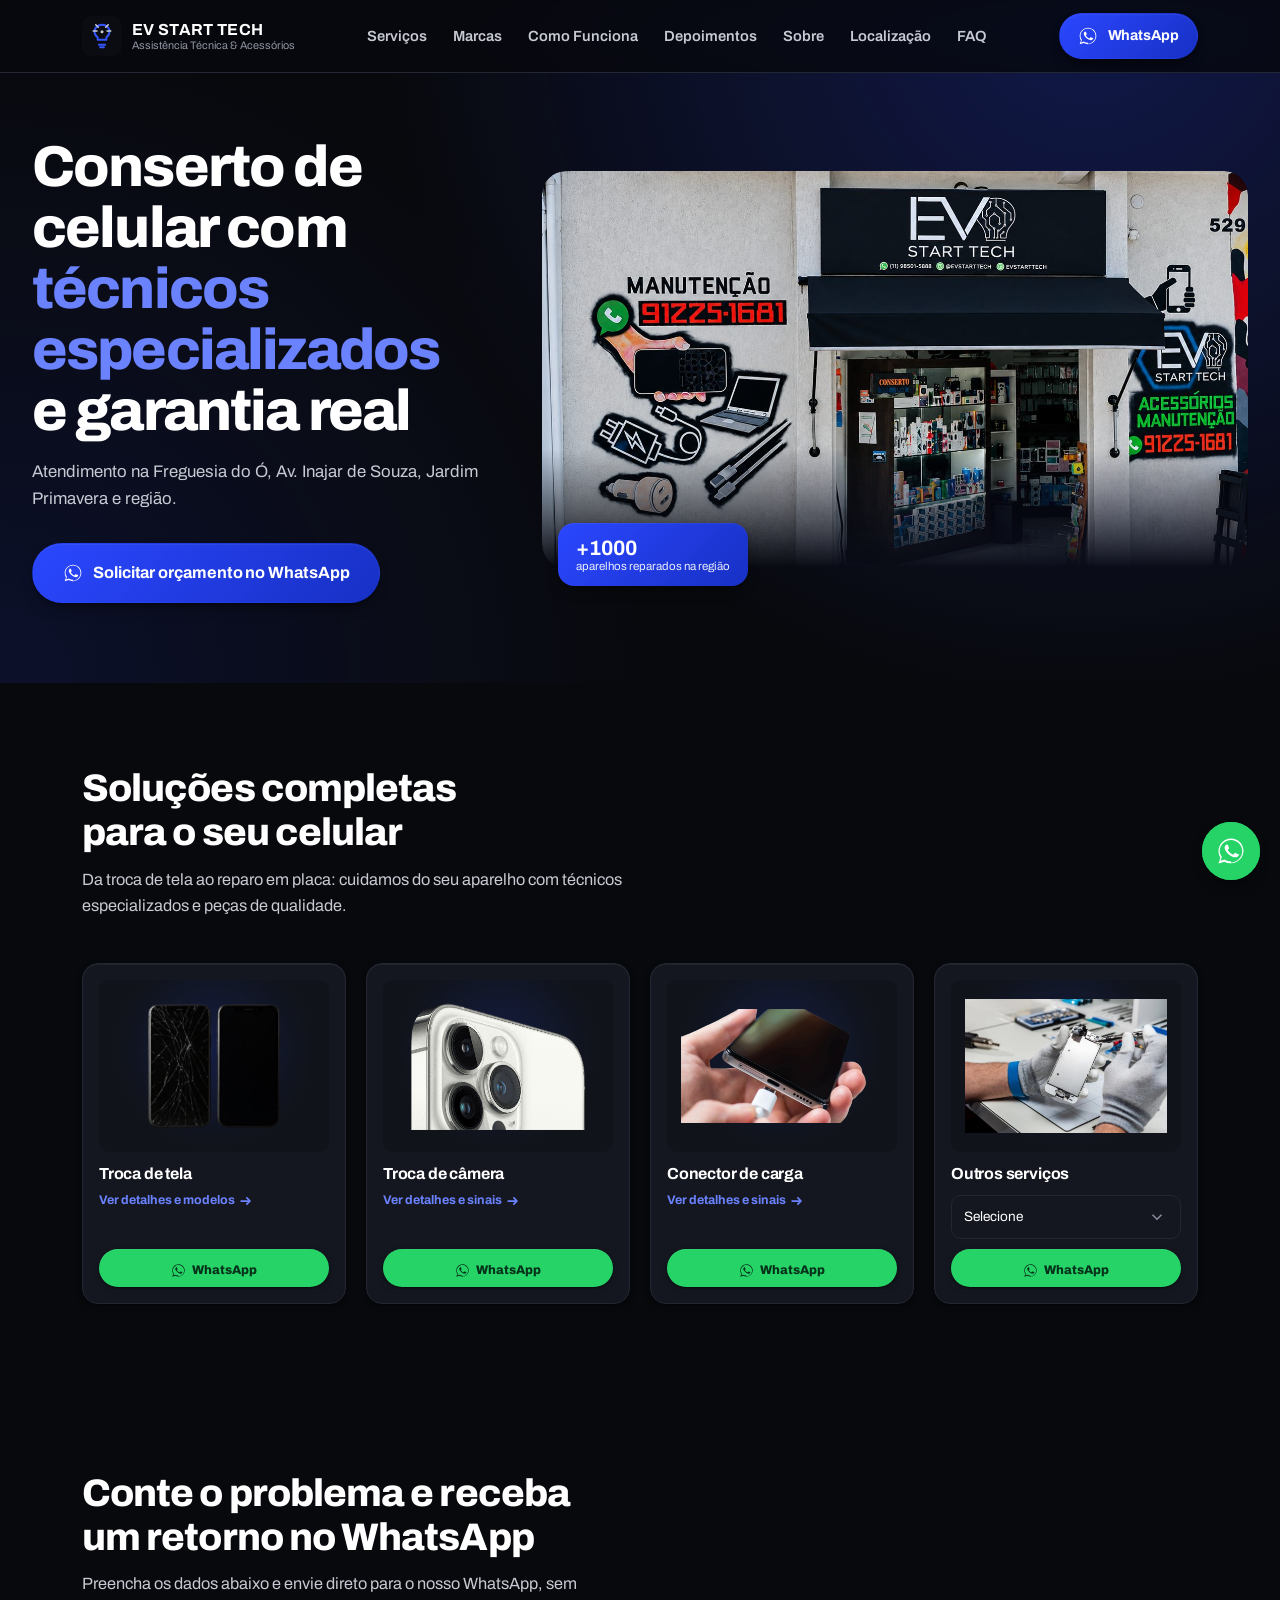
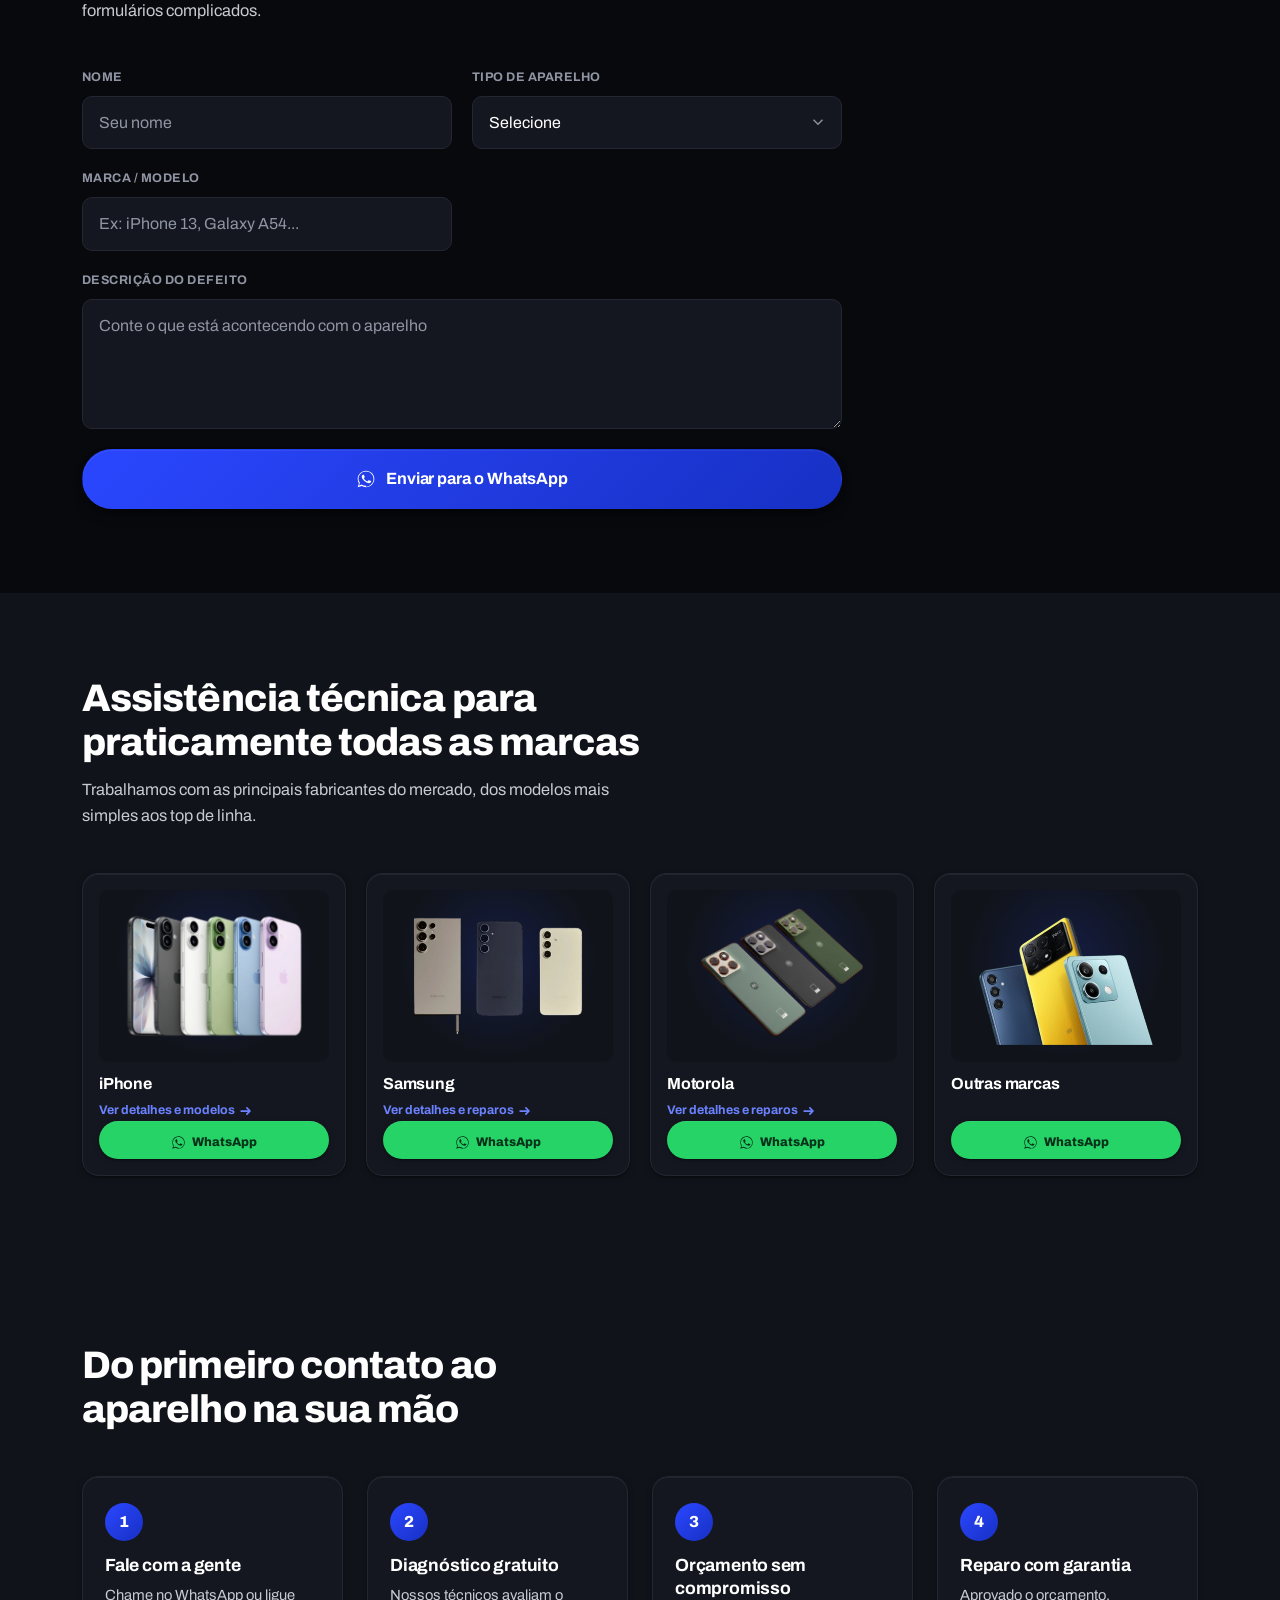
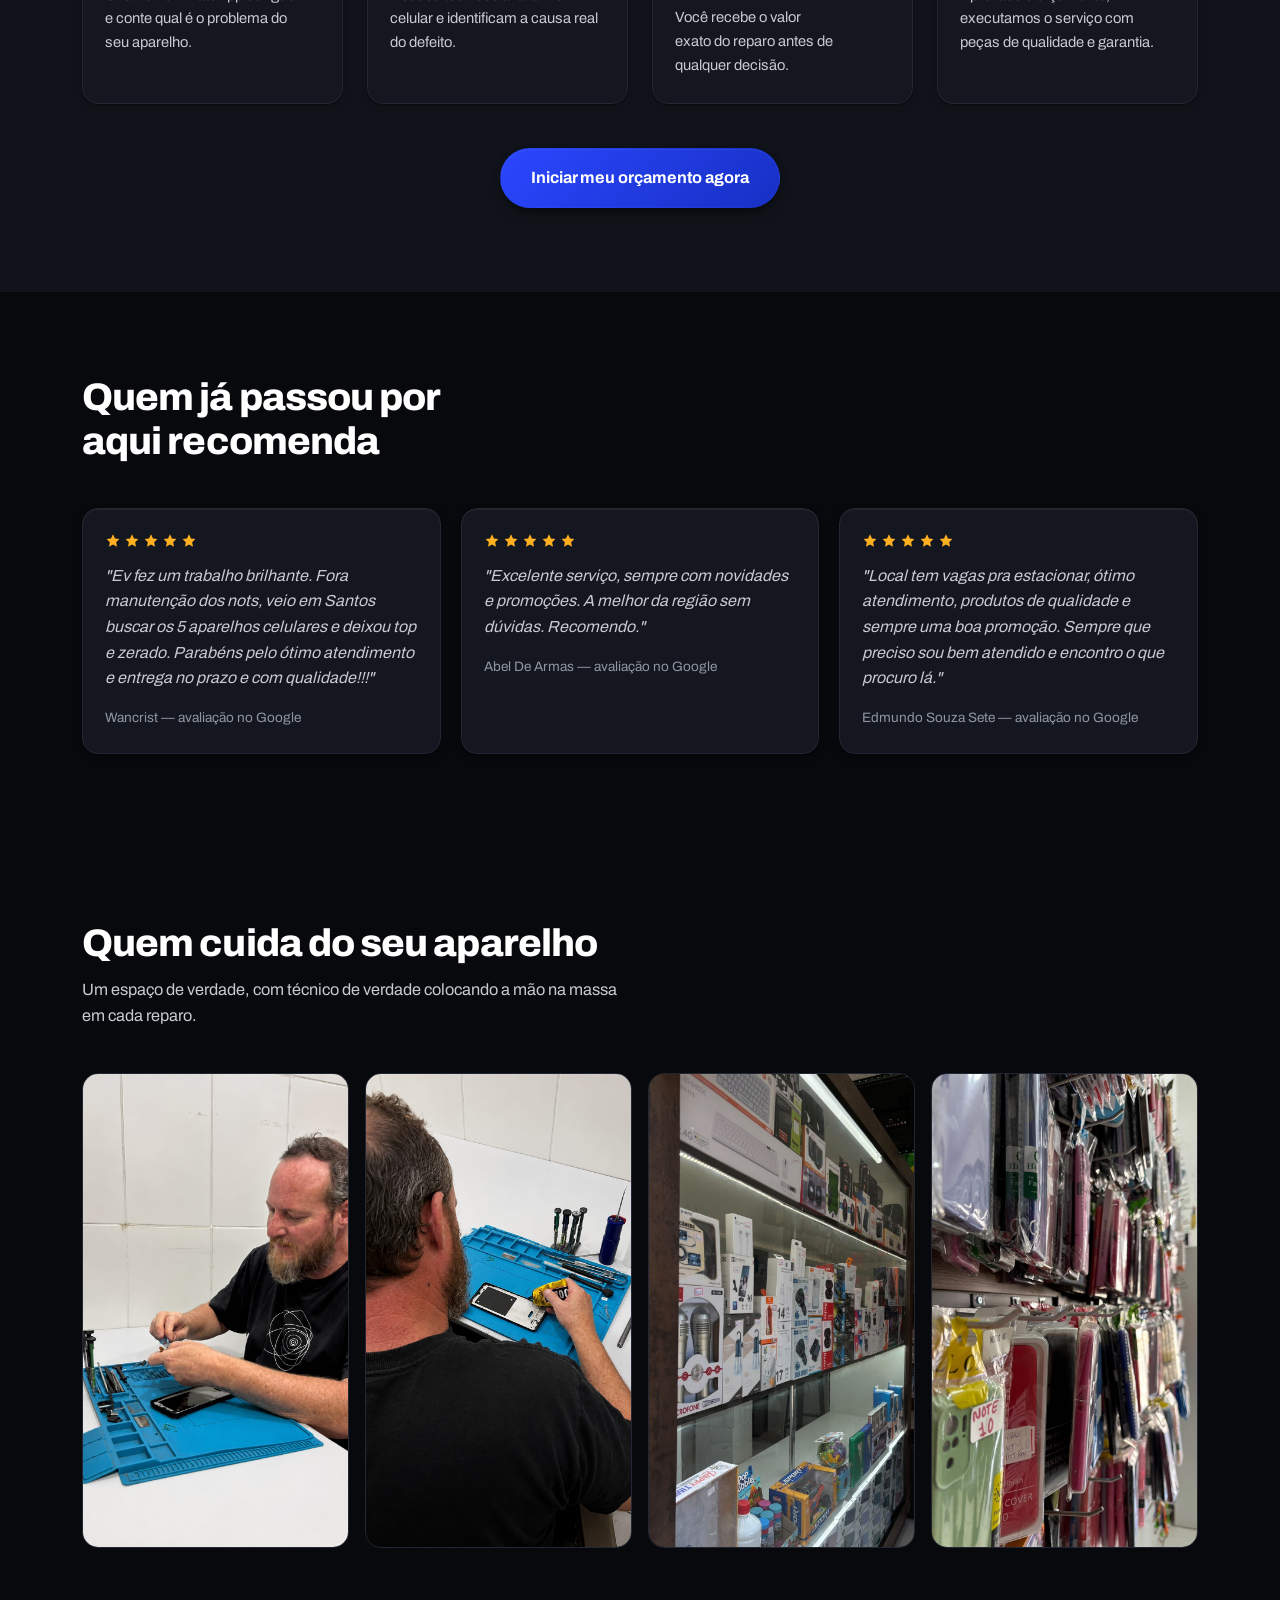
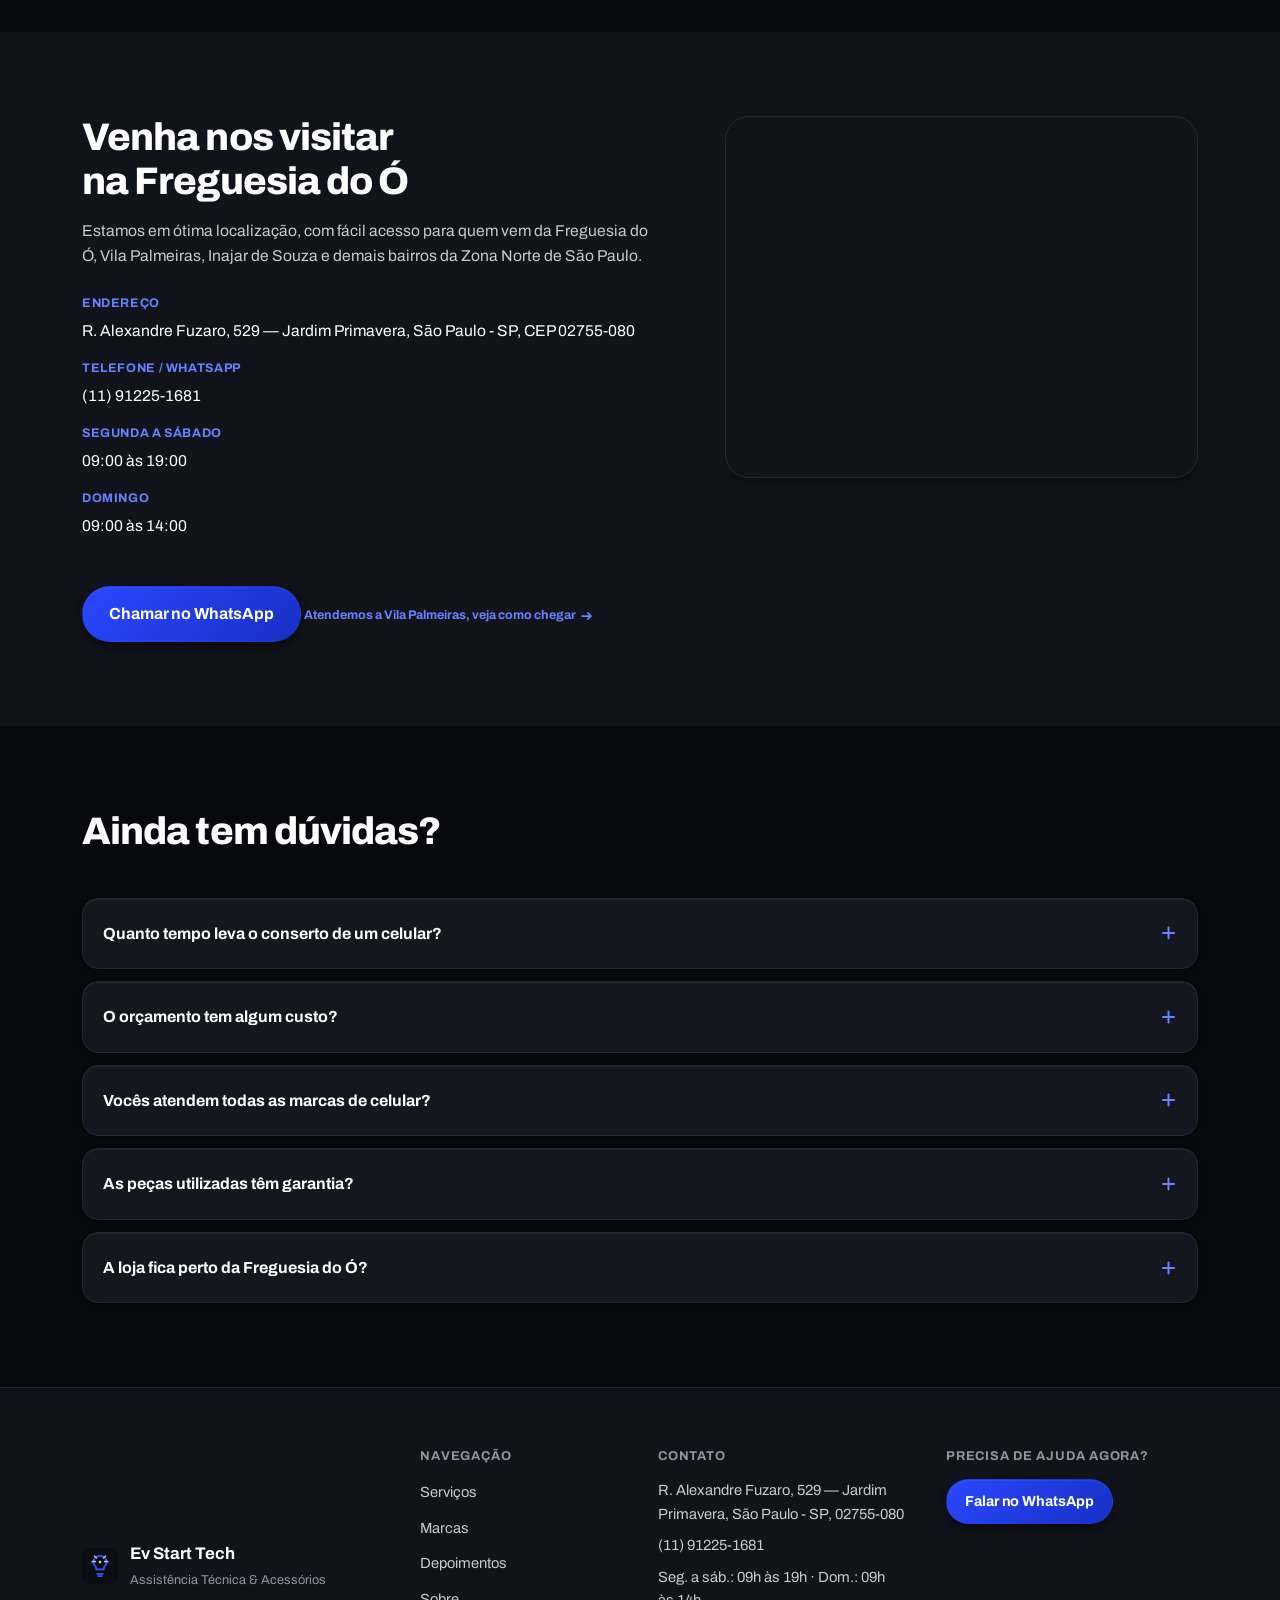
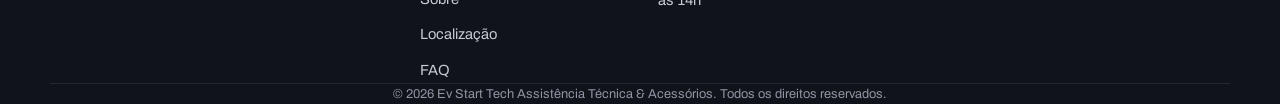
<file: index.html>
<!DOCTYPE html>
<html lang="pt-BR">
<head>
<meta charset="UTF-8">
<meta name="viewport" content="width=device-width, initial-scale=1, viewport-fit=cover">
<title>Assistência Técnica de Celular na Freguesia do Ó | Ev Start Tech</title>
<meta name="description" content="Assistência técnica especializada em celulares na Freguesia do Ó, Vila Palmeiras e Inajar de Souza. Troca de tela, bateria e mais. Orçamento rápido pelo WhatsApp, com garantia.">
<link rel="canonical" href="https://evstarttech.com.br/">
<meta name="robots" content="index, follow">
<meta name="theme-color" content="#0a0c12">
<meta name="author" content="Ev Start Tech Assistência Técnica & Acessórios">

<!-- Open Graph -->
<meta property="og:type" content="business.business">
<meta property="og:site_name" content="Ev Start Tech Assistência Técnica & Acessórios">
<meta property="og:title" content="Assistência Técnica de Celular na Freguesia do Ó | Ev Start Tech">
<meta property="og:description" content="Técnicos especializados, peças de qualidade e garantia. Troca de tela, bateria, conector de carga e muito mais. Fale agora no WhatsApp.">
<meta property="og:image" content="https://evstarttech.com.br/assets/img/fachada-evstart-tech.jpg">
<meta property="og:url" content="https://evstarttech.com.br/">
<meta property="og:locale" content="pt_BR">

<!-- Twitter -->
<meta name="twitter:card" content="summary_large_image">
<meta name="twitter:title" content="Assistência Técnica de Celular na Freguesia do Ó | Ev Start Tech">
<meta name="twitter:description" content="Conserto de celular com técnicos especializados, peças de qualidade e garantia. Orçamento sem compromisso pelo WhatsApp.">
<meta name="twitter:image" content="https://evstarttech.com.br/assets/img/fachada-evstart-tech.jpg">

<link rel="icon" type="image/svg+xml" href="assets/img/favicon.svg">
<link rel="manifest" href="site.webmanifest">
<link rel="preload" href="assets/fonts/archivo-latin.woff2" as="font" type="font/woff2" crossorigin>
<link rel="preload" href="css/style.css" as="style">
<link rel="stylesheet" href="css/style.css">

<script type="application/ld+json">
{
  "@context": "https://schema.org",
  "@type": "ElectronicsStore",
  "@id": "https://evstarttech.com.br/#negocio",
  "name": "Ev Start Tech Assistência Técnica & Acessórios",
  "image": "https://evstarttech.com.br/assets/img/fachada-evstart-tech.jpg",
  "url": "https://evstarttech.com.br/",
  "telephone": "+5511912251681",
  "priceRange": "$$",
  "address": {
    "@type": "PostalAddress",
    "streetAddress": "R. Alexandre Fuzaro, 529 - Jardim Primavera",
    "addressLocality": "São Paulo",
    "addressRegion": "SP",
    "postalCode": "02755-080",
    "addressCountry": "BR"
  },
  "geo": {
    "@type": "GeoCoordinates",
    "latitude": -23.4889004,
    "longitude": -46.6825824
  },
  "areaServed": [
    {"@type": "Place", "name": "Freguesia do Ó"},
    {"@type": "Place", "name": "Vila Palmeiras"},
    {"@type": "Place", "name": "Inajar de Souza"},
    {"@type": "Place", "name": "Zona Norte de São Paulo"}
  ],
  "openingHoursSpecification": [
    {
      "@type": "OpeningHoursSpecification",
      "dayOfWeek": ["Monday","Tuesday","Wednesday","Thursday","Friday","Saturday"],
      "opens": "09:00",
      "closes": "19:00"
    },
    {
      "@type": "OpeningHoursSpecification",
      "dayOfWeek": ["Sunday"],
      "opens": "09:00",
      "closes": "14:00"
    }
  ],
  "sameAs": [
    "https://www.instagram.com/evstarttechoficial/",
    "https://www.facebook.com/people/EVstarttech/61557931019876/",
    "https://maps.app.goo.gl/JSgq7ctS7Nh7Yr2N9"
  ]
}
</script>
<script type="application/ld+json">
{
  "@context": "https://schema.org",
  "@type": "BreadcrumbList",
  "itemListElement": [
    {"@type": "ListItem", "position": 1, "name": "Início", "item": "https://evstarttech.com.br/"},
    {"@type": "ListItem", "position": 2, "name": "Assistência Técnica de Celular", "item": "https://evstarttech.com.br/#servicos"}
  ]
}
</script>
<script type="application/ld+json">
{
  "@context": "https://schema.org",
  "@type": "FAQPage",
  "mainEntity": [
    {
      "@type": "Question",
      "name": "Quanto tempo leva o conserto de um celular?",
      "acceptedAnswer": {"@type": "Answer", "text": "A maioria dos reparos simples, como troca de tela ou bateria, é feita no mesmo dia. Reparos em placa ou casos mais complexos passam por diagnóstico técnico antes de um prazo ser informado."}
    },
    {
      "@type": "Question",
      "name": "O orçamento tem algum custo?",
      "acceptedAnswer": {"@type": "Answer", "text": "Não. O diagnóstico e o orçamento são gratuitos e sem compromisso. Você só decide depois de saber o valor exato do reparo."}
    },
    {
      "@type": "Question",
      "name": "Vocês atendem todas as marcas de celular?",
      "acceptedAnswer": {"@type": "Answer", "text": "Sim. Atendemos Apple (iPhone), Samsung, Motorola, Xiaomi, Redmi, POCO, Realme, ASUS, LG, Huawei, Honor, Oppo, Vivo, Nokia, TCL, Positivo, Multilaser e outras marcas."}
    },
    {
      "@type": "Question",
      "name": "As peças utilizadas têm garantia?",
      "acceptedAnswer": {"@type": "Answer", "text": "Sim. Trabalhamos com peças de qualidade e todo serviço realizado na Ev Start Tech sai com garantia."}
    },
    {
      "@type": "Question",
      "name": "A loja fica perto da Freguesia do Ó?",
      "acceptedAnswer": {"@type": "Answer", "text": "Sim, estamos localizados na R. Alexandre Fuzaro, 529, Jardim Primavera, São Paulo, atendendo a Freguesia do Ó, Vila Palmeiras, Inajar de Souza e toda a Zona Norte."}
    }
  ]
}
</script>
</head>
<body>

<a class="skip-link" href="#conteudo">Pular para o conteúdo</a>

<!-- HEADER -->
<header class="site-header" id="topo">
  <div class="container header-inner">
    <a href="#topo" class="brand" aria-label="Ev Start Tech - Início">
      <img src="assets/img/favicon.svg" alt="" width="40" height="40" class="brand-mark">
      <span class="brand-text">
        <strong>EV START TECH</strong>
        <small>Assistência Técnica &amp; Acessórios</small>
      </span>
    </a>

    <nav class="main-nav" id="main-nav" aria-label="Navegação principal">
      <ul>
        <li class="has-dropdown">
          <a href="#servicos">Serviços</a>
          <ul class="dropdown">
            <li><a href="troca-de-tela-iphone.html">Troca de Tela de iPhone</a></li>
            <li><a href="troca-de-bateria.html">Troca de Bateria</a></li>
            <li><a href="troca-de-conector-de-carga.html">Troca de Conector de Carga</a></li>
            <li><a href="troca-de-camera.html">Troca de Câmera</a></li>
          </ul>
        </li>
        <li class="has-dropdown">
          <a href="#marcas">Marcas</a>
          <ul class="dropdown">
            <li><a href="assistencia-tecnica-samsung.html">Assistência Samsung</a></li>
            <li><a href="assistencia-tecnica-motorola.html">Assistência Motorola</a></li>
          </ul>
        </li>
        <li><a href="#como-funciona">Como Funciona</a></li>
        <li><a href="#depoimentos">Depoimentos</a></li>
        <li><a href="#sobre">Sobre</a></li>
        <li class="has-dropdown">
          <a href="#localizacao">Localização</a>
          <ul class="dropdown">
            <li><a href="assistencia-tecnica-vila-palmeiras.html">Vila Palmeiras</a></li>
            <li><a href="assistencia-tecnica-limao.html">Limão</a></li>
            <li><a href="assistencia-tecnica-casa-verde.html">Casa Verde</a></li>
            <li><a href="assistencia-tecnica-vila-carbone.html">Vila Carbone</a></li>
            <li><a href="assistencia-tecnica-vila-bancaria.html">Vila Bancária</a></li>
          </ul>
        </li>
        <li><a href="#faq">FAQ</a></li>
      </ul>
    </nav>

    <div class="header-actions">
      <a class="btn btn-primary btn-sm" href="https://wa.me/5511912251681?text=Ol%C3%A1!%20Vim%20pelo%20site%20e%20gostaria%20de%20um%20or%C3%A7amento." target="_blank" rel="noopener" aria-label="Falar no WhatsApp">
        <svg class="icon" viewBox="0 0 24 24" aria-hidden="true"><path d="M17.5 14.4c-.3-.1-1.7-.8-1.9-.9-.3-.1-.5-.1-.6.1-.2.3-.7.9-.9 1.1-.2.2-.3.2-.6.1-.3-.1-1.2-.5-2.3-1.4-.9-.8-1.4-1.7-1.6-2-.2-.3 0-.5.1-.6.1-.1.3-.3.4-.5.1-.2.2-.3.3-.5.1-.2 0-.4 0-.5C10.3 9 9.8 7.8 9.6 7.3c-.2-.5-.4-.4-.6-.4h-.5c-.2 0-.5.1-.7.3-.2.3-.9.9-.9 2.2s1 2.6 1.1 2.7c.1.2 2 3 4.7 4.2.7.3 1.2.5 1.6.6.7.2 1.3.2 1.8.1.5-.1 1.7-.7 1.9-1.3.2-.7.2-1.2.2-1.3-.1-.1-.3-.2-.6-.3z"/><path d="M12 2C6.5 2 2 6.5 2 12c0 1.9.5 3.7 1.5 5.3L2 22l4.8-1.5c1.5.8 3.3 1.3 5.2 1.3 5.5 0 10-4.5 10-10S17.5 2 12 2zm0 18.2c-1.7 0-3.4-.5-4.8-1.3l-.3-.2-3.2 1 1-3.1-.2-.3C3.5 15 3 13.5 3 12c0-4.9 4-8.9 9-8.9s9 4 9 8.9-4 9.2-9 9.2z"/></svg>
        <span class="btn-label">WhatsApp</span>
      </a>
      <button class="nav-toggle" id="navToggle" aria-expanded="false" aria-controls="main-nav" aria-label="Abrir menu">
        <span></span><span></span><span></span>
      </button>
    </div>
  </div>
</header>

<main id="conteudo">

  <!-- HERO -->
  <section class="hero" id="inicio">
    <div class="container hero-grid">
      <div class="hero-copy reveal">
        <h1>Conserto de celular com <span class="text-accent">técnicos especializados</span> e garantia real</h1>
        <p class="hero-sub">Atendimento na Freguesia do Ó, Av. Inajar de Souza, Jardim Primavera e região.</p>

        <div class="hero-ctas">
          <a class="btn btn-primary btn-lg" href="https://wa.me/5511912251681?text=Ol%C3%A1!%20Vim%20pelo%20site%20e%20gostaria%20de%20um%20or%C3%A7amento%20para%20o%20conserto%20do%20meu%20aparelho." target="_blank" rel="noopener">
            <svg class="icon" viewBox="0 0 24 24" aria-hidden="true"><path d="M17.5 14.4c-.3-.1-1.7-.8-1.9-.9-.3-.1-.5-.1-.6.1-.2.3-.7.9-.9 1.1-.2.2-.3.2-.6.1-.3-.1-1.2-.5-2.3-1.4-.9-.8-1.4-1.7-1.6-2-.2-.3 0-.5.1-.6.1-.1.3-.3.4-.5.1-.2.2-.3.3-.5.1-.2 0-.4 0-.5C10.3 9 9.8 7.8 9.6 7.3c-.2-.5-.4-.4-.6-.4h-.5c-.2 0-.5.1-.7.3-.2.3-.9.9-.9 2.2s1 2.6 1.1 2.7c.1.2 2 3 4.7 4.2.7.3 1.2.5 1.6.6.7.2 1.3.2 1.8.1.5-.1 1.7-.7 1.9-1.3.2-.7.2-1.2.2-1.3-.1-.1-.3-.2-.6-.3z"/><path d="M12 2C6.5 2 2 6.5 2 12c0 1.9.5 3.7 1.5 5.3L2 22l4.8-1.5c1.5.8 3.3 1.3 5.2 1.3 5.5 0 10-4.5 10-10S17.5 2 12 2zm0 18.2c-1.7 0-3.4-.5-4.8-1.3l-.3-.2-3.2 1 1-3.1-.2-.3C3.5 15 3 13.5 3 12c0-4.9 4-8.9 9-8.9s9 4 9 8.9-4 9.2-9 9.2z"/></svg>
            Solicitar orçamento no WhatsApp
          </a>
        </div>
      </div>

      <div class="hero-media reveal">
        <div class="hero-media-inner">
          <img src="assets/img/fachada-evstart-tech.jpg" alt="Fachada da loja Ev Start Tech, assistência técnica de celulares na Rua Alexandre Fuzaro, Jardim Primavera, São Paulo" width="1400" height="788" loading="eager" fetchpriority="high">
          <div class="hero-media-badge">
            <strong>+1000</strong>
            <span>aparelhos reparados na região</span>
          </div>
        </div>
      </div>
    </div>
  </section>

  <!-- SERVIÇOS -->
  <section class="section" id="servicos">
    <div class="container">
      <header class="section-head reveal">
        <h2>Soluções completas para o seu celular</h2>
        <p class="section-sub">Da troca de tela ao reparo em placa: cuidamos do seu aparelho com técnicos especializados e peças de qualidade.</p>
      </header>

      <div class="grid grid-4">
        <article class="brand-card reveal">
          <div class="brand-card-media">
            <img src="assets/img/servico-troca-tela.png" alt="Troca de tela de celular" width="800" height="754" loading="lazy" decoding="async">
          </div>
          <h3>Troca de tela</h3>
          <a class="brand-card-more" href="troca-de-tela-iphone.html">Ver detalhes e modelos <svg class="arrow-icon" viewBox="0 0 16 16" fill="none" stroke="currentColor" stroke-width="2" stroke-linecap="round" stroke-linejoin="round" aria-hidden="true"><path d="M2.5 8h10M9 4.5 12.5 8 9 11.5"/></svg></a>
          <a class="card-cta" href="https://wa.me/5511912251681?text=Ol%C3%A1!%20Gostaria%20de%20saber%20mais%20sobre%20troca%20de%20tela." target="_blank" rel="noopener"><svg viewBox="0 0 24 24" aria-hidden="true"><path d="M17.5 14.4c-.3-.1-1.7-.8-1.9-.9-.3-.1-.5-.1-.6.1-.2.3-.7.9-.9 1.1-.2.2-.3.2-.6.1-.3-.1-1.2-.5-2.3-1.4-.9-.8-1.4-1.7-1.6-2-.2-.3 0-.5.1-.6.1-.1.3-.3.4-.5.1-.2.2-.3.3-.5.1-.2 0-.4 0-.5C10.3 9 9.8 7.8 9.6 7.3c-.2-.5-.4-.4-.6-.4h-.5c-.2 0-.5.1-.7.3-.2.3-.9.9-.9 2.2s1 2.6 1.1 2.7c.1.2 2 3 4.7 4.2.7.3 1.2.5 1.6.6.7.2 1.3.2 1.8.1.5-.1 1.7-.7 1.9-1.3.2-.7.2-1.2.2-1.3-.1-.1-.3-.2-.6-.3z"/><path d="M12 2C6.5 2 2 6.5 2 12c0 1.9.5 3.7 1.5 5.3L2 22l4.8-1.5c1.5.8 3.3 1.3 5.2 1.3 5.5 0 10-4.5 10-10S17.5 2 12 2zm0 18.2c-1.7 0-3.4-.5-4.8-1.3l-.3-.2-3.2 1 1-3.1-.2-.3C3.5 15 3 13.5 3 12c0-4.9 4-8.9 9-8.9s9 4 9 8.9-4 9.2-9 9.2z"/></svg>WhatsApp</a>
        </article>
        <article class="brand-card reveal">
          <div class="brand-card-media">
            <img src="assets/img/servico-troca-camera.png" alt="Troca de câmera de celular" width="800" height="507" loading="lazy" decoding="async">
          </div>
          <h3>Troca de câmera</h3>
          <a class="brand-card-more" href="troca-de-camera.html">Ver detalhes e sinais <svg class="arrow-icon" viewBox="0 0 16 16" fill="none" stroke="currentColor" stroke-width="2" stroke-linecap="round" stroke-linejoin="round" aria-hidden="true"><path d="M2.5 8h10M9 4.5 12.5 8 9 11.5"/></svg></a>
          <a class="card-cta" href="https://wa.me/5511912251681?text=Ol%C3%A1!%20Gostaria%20de%20saber%20mais%20sobre%20troca%20de%20c%C3%A2mera." target="_blank" rel="noopener"><svg viewBox="0 0 24 24" aria-hidden="true"><path d="M17.5 14.4c-.3-.1-1.7-.8-1.9-.9-.3-.1-.5-.1-.6.1-.2.3-.7.9-.9 1.1-.2.2-.3.2-.6.1-.3-.1-1.2-.5-2.3-1.4-.9-.8-1.4-1.7-1.6-2-.2-.3 0-.5.1-.6.1-.1.3-.3.4-.5.1-.2.2-.3.3-.5.1-.2 0-.4 0-.5C10.3 9 9.8 7.8 9.6 7.3c-.2-.5-.4-.4-.6-.4h-.5c-.2 0-.5.1-.7.3-.2.3-.9.9-.9 2.2s1 2.6 1.1 2.7c.1.2 2 3 4.7 4.2.7.3 1.2.5 1.6.6.7.2 1.3.2 1.8.1.5-.1 1.7-.7 1.9-1.3.2-.7.2-1.2.2-1.3-.1-.1-.3-.2-.6-.3z"/><path d="M12 2C6.5 2 2 6.5 2 12c0 1.9.5 3.7 1.5 5.3L2 22l4.8-1.5c1.5.8 3.3 1.3 5.2 1.3 5.5 0 10-4.5 10-10S17.5 2 12 2zm0 18.2c-1.7 0-3.4-.5-4.8-1.3l-.3-.2-3.2 1 1-3.1-.2-.3C3.5 15 3 13.5 3 12c0-4.9 4-8.9 9-8.9s9 4 9 8.9-4 9.2-9 9.2z"/></svg>WhatsApp</a>
        </article>
        <article class="brand-card reveal">
          <div class="brand-card-media">
            <img src="assets/img/servico-conector-carga.png" alt="Troca de conector de carga de celular" width="800" height="450" loading="lazy" decoding="async">
          </div>
          <h3>Conector de carga</h3>
          <a class="brand-card-more" href="troca-de-conector-de-carga.html">Ver detalhes e sinais <svg class="arrow-icon" viewBox="0 0 16 16" fill="none" stroke="currentColor" stroke-width="2" stroke-linecap="round" stroke-linejoin="round" aria-hidden="true"><path d="M2.5 8h10M9 4.5 12.5 8 9 11.5"/></svg></a>
          <a class="card-cta" href="https://wa.me/5511912251681?text=Ol%C3%A1!%20Gostaria%20de%20saber%20mais%20sobre%20troca%20do%20conector%20de%20carga." target="_blank" rel="noopener"><svg viewBox="0 0 24 24" aria-hidden="true"><path d="M17.5 14.4c-.3-.1-1.7-.8-1.9-.9-.3-.1-.5-.1-.6.1-.2.3-.7.9-.9 1.1-.2.2-.3.2-.6.1-.3-.1-1.2-.5-2.3-1.4-.9-.8-1.4-1.7-1.6-2-.2-.3 0-.5.1-.6.1-.1.3-.3.4-.5.1-.2.2-.3.3-.5.1-.2 0-.4 0-.5C10.3 9 9.8 7.8 9.6 7.3c-.2-.5-.4-.4-.6-.4h-.5c-.2 0-.5.1-.7.3-.2.3-.9.9-.9 2.2s1 2.6 1.1 2.7c.1.2 2 3 4.7 4.2.7.3 1.2.5 1.6.6.7.2 1.3.2 1.8.1.5-.1 1.7-.7 1.9-1.3.2-.7.2-1.2.2-1.3-.1-.1-.3-.2-.6-.3z"/><path d="M12 2C6.5 2 2 6.5 2 12c0 1.9.5 3.7 1.5 5.3L2 22l4.8-1.5c1.5.8 3.3 1.3 5.2 1.3 5.5 0 10-4.5 10-10S17.5 2 12 2zm0 18.2c-1.7 0-3.4-.5-4.8-1.3l-.3-.2-3.2 1 1-3.1-.2-.3C3.5 15 3 13.5 3 12c0-4.9 4-8.9 9-8.9s9 4 9 8.9-4 9.2-9 9.2z"/></svg>WhatsApp</a>
        </article>
        <article class="brand-card reveal">
          <div class="brand-card-media">
            <img src="assets/img/servico-outros.jpg" alt="Outros reparos de celular disponíveis" width="800" height="532" loading="lazy" decoding="async">
          </div>
          <h3>Outros serviços</h3>
          <form class="other-services-form" id="otherServiceForm">
            <select id="otherService" name="servico" required aria-label="Selecione o serviço">
              <option value="" disabled selected>Selecione</option>
              <option value="Troca de bateria">Troca de bateria</option>
              <option value="Troca de microfone">Troca de microfone</option>
              <option value="Troca de alto-falante">Troca de alto-falante</option>
              <option value="Reparo em placa">Reparo em placa</option>
              <option value="Atualização de sistema">Atualização de sistema</option>
              <option value="Desoxidação">Desoxidação</option>
              <option value="Recuperação de aparelhos">Recuperação de aparelhos</option>
              <option value="Diagnóstico técnico">Diagnóstico técnico</option>
            </select>
            <button class="card-cta" type="submit"><svg viewBox="0 0 24 24" aria-hidden="true"><path d="M17.5 14.4c-.3-.1-1.7-.8-1.9-.9-.3-.1-.5-.1-.6.1-.2.3-.7.9-.9 1.1-.2.2-.3.2-.6.1-.3-.1-1.2-.5-2.3-1.4-.9-.8-1.4-1.7-1.6-2-.2-.3 0-.5.1-.6.1-.1.3-.3.4-.5.1-.2.2-.3.3-.5.1-.2 0-.4 0-.5C10.3 9 9.8 7.8 9.6 7.3c-.2-.5-.4-.4-.6-.4h-.5c-.2 0-.5.1-.7.3-.2.3-.9.9-.9 2.2s1 2.6 1.1 2.7c.1.2 2 3 4.7 4.2.7.3 1.2.5 1.6.6.7.2 1.3.2 1.8.1.5-.1 1.7-.7 1.9-1.3.2-.7.2-1.2.2-1.3-.1-.1-.3-.2-.6-.3z"/><path d="M12 2C6.5 2 2 6.5 2 12c0 1.9.5 3.7 1.5 5.3L2 22l4.8-1.5c1.5.8 3.3 1.3 5.2 1.3 5.5 0 10-4.5 10-10S17.5 2 12 2zm0 18.2c-1.7 0-3.4-.5-4.8-1.3l-.3-.2-3.2 1 1-3.1-.2-.3C3.5 15 3 13.5 3 12c0-4.9 4-8.9 9-8.9s9 4 9 8.9-4 9.2-9 9.2z"/></svg>WhatsApp</button>
          </form>
        </article>
      </div>
    </div>
  </section>

  <!-- TRIAGEM E ORÇAMENTO RÁPIDO -->
  <section class="section" id="orcamento-rapido">
    <div class="container">
      <header class="section-head reveal">
        <h2>Conte o problema e receba um retorno no WhatsApp</h2>
        <p class="section-sub">Preencha os dados abaixo e envie direto para o nosso WhatsApp, sem formulários complicados.</p>
      </header>

      <form class="quote-form reveal" id="quoteForm" novalidate>
        <div class="field">
          <label for="quoteName">Nome</label>
          <input type="text" id="quoteName" name="nome" autocomplete="name" placeholder="Seu nome" required>
        </div>
        <div class="field">
          <label for="quoteType">Tipo de aparelho</label>
          <select id="quoteType" name="tipo" required>
            <option value="" disabled selected>Selecione</option>
            <option value="Celular">Celular</option>
            <option value="Tablet">Tablet</option>
            <option value="Notebook">Notebook</option>
            <option value="Outros">Outros</option>
          </select>
        </div>
        <div class="field">
          <label for="quoteModel">Marca / Modelo</label>
          <input type="text" id="quoteModel" name="modelo" placeholder="Ex: iPhone 13, Galaxy A54..." required>
        </div>
        <div class="field field-full">
          <label for="quoteIssue">Descrição do defeito</label>
          <textarea id="quoteIssue" name="defeito" rows="4" placeholder="Conte o que está acontecendo com o aparelho" required></textarea>
        </div>
        <div class="field field-full">
          <button class="btn btn-primary btn-lg" type="submit">
            <svg class="icon" viewBox="0 0 24 24" aria-hidden="true"><path d="M17.5 14.4c-.3-.1-1.7-.8-1.9-.9-.3-.1-.5-.1-.6.1-.2.3-.7.9-.9 1.1-.2.2-.3.2-.6.1-.3-.1-1.2-.5-2.3-1.4-.9-.8-1.4-1.7-1.6-2-.2-.3 0-.5.1-.6.1-.1.3-.3.4-.5.1-.2.2-.3.3-.5.1-.2 0-.4 0-.5C10.3 9 9.8 7.8 9.6 7.3c-.2-.5-.4-.4-.6-.4h-.5c-.2 0-.5.1-.7.3-.2.3-.9.9-.9 2.2s1 2.6 1.1 2.7c.1.2 2 3 4.7 4.2.7.3 1.2.5 1.6.6.7.2 1.3.2 1.8.1.5-.1 1.7-.7 1.9-1.3.2-.7.2-1.2.2-1.3-.1-.1-.3-.2-.6-.3z"/><path d="M12 2C6.5 2 2 6.5 2 12c0 1.9.5 3.7 1.5 5.3L2 22l4.8-1.5c1.5.8 3.3 1.3 5.2 1.3 5.5 0 10-4.5 10-10S17.5 2 12 2zm0 18.2c-1.7 0-3.4-.5-4.8-1.3l-.3-.2-3.2 1 1-3.1-.2-.3C3.5 15 3 13.5 3 12c0-4.9 4-8.9 9-8.9s9 4 9 8.9-4 9.2-9 9.2z"/></svg>
            Enviar para o WhatsApp
          </button>
        </div>
      </form>
    </div>
  </section>

  <!-- MARCAS ATENDIDAS -->
  <section class="section section-alt" id="marcas">
    <div class="container">
      <header class="section-head reveal">
        <h2>Assistência técnica para praticamente todas as marcas</h2>
        <p class="section-sub">Trabalhamos com as principais fabricantes do mercado, dos modelos mais simples aos top de linha.</p>
      </header>

      <div class="grid grid-4">
        <article class="brand-card reveal">
          <div class="brand-card-media">
            <img src="assets/img/marca-iphone.png" alt="Linha de iPhones em várias cores" width="800" height="600" loading="lazy" decoding="async">
          </div>
          <h3>iPhone</h3>
          <a class="brand-card-more" href="troca-de-tela-iphone.html">Ver detalhes e modelos <svg class="arrow-icon" viewBox="0 0 16 16" fill="none" stroke="currentColor" stroke-width="2" stroke-linecap="round" stroke-linejoin="round" aria-hidden="true"><path d="M2.5 8h10M9 4.5 12.5 8 9 11.5"/></svg></a>
          <a class="card-cta" href="https://wa.me/5511912251681?text=Ol%C3%A1!%20Tenho%20um%20iPhone%20para%20consertar%2C%20pode%20me%20ajudar%3F" target="_blank" rel="noopener"><svg viewBox="0 0 24 24" aria-hidden="true"><path d="M17.5 14.4c-.3-.1-1.7-.8-1.9-.9-.3-.1-.5-.1-.6.1-.2.3-.7.9-.9 1.1-.2.2-.3.2-.6.1-.3-.1-1.2-.5-2.3-1.4-.9-.8-1.4-1.7-1.6-2-.2-.3 0-.5.1-.6.1-.1.3-.3.4-.5.1-.2.2-.3.3-.5.1-.2 0-.4 0-.5C10.3 9 9.8 7.8 9.6 7.3c-.2-.5-.4-.4-.6-.4h-.5c-.2 0-.5.1-.7.3-.2.3-.9.9-.9 2.2s1 2.6 1.1 2.7c.1.2 2 3 4.7 4.2.7.3 1.2.5 1.6.6.7.2 1.3.2 1.8.1.5-.1 1.7-.7 1.9-1.3.2-.7.2-1.2.2-1.3-.1-.1-.3-.2-.6-.3z"/><path d="M12 2C6.5 2 2 6.5 2 12c0 1.9.5 3.7 1.5 5.3L2 22l4.8-1.5c1.5.8 3.3 1.3 5.2 1.3 5.5 0 10-4.5 10-10S17.5 2 12 2zm0 18.2c-1.7 0-3.4-.5-4.8-1.3l-.3-.2-3.2 1 1-3.1-.2-.3C3.5 15 3 13.5 3 12c0-4.9 4-8.9 9-8.9s9 4 9 8.9-4 9.2-9 9.2z"/></svg>WhatsApp</a>
        </article>
        <article class="brand-card reveal">
          <div class="brand-card-media">
            <img src="assets/img/marca-samsung.png" alt="Linha de celulares Samsung Galaxy" width="800" height="556" loading="lazy" decoding="async">
          </div>
          <h3>Samsung</h3>
          <a class="brand-card-more" href="assistencia-tecnica-samsung.html">Ver detalhes e reparos <svg class="arrow-icon" viewBox="0 0 16 16" fill="none" stroke="currentColor" stroke-width="2" stroke-linecap="round" stroke-linejoin="round" aria-hidden="true"><path d="M2.5 8h10M9 4.5 12.5 8 9 11.5"/></svg></a>
          <a class="card-cta" href="https://wa.me/5511912251681?text=Ol%C3%A1!%20Tenho%20um%20Samsung%20para%20consertar%2C%20pode%20me%20ajudar%3F" target="_blank" rel="noopener"><svg viewBox="0 0 24 24" aria-hidden="true"><path d="M17.5 14.4c-.3-.1-1.7-.8-1.9-.9-.3-.1-.5-.1-.6.1-.2.3-.7.9-.9 1.1-.2.2-.3.2-.6.1-.3-.1-1.2-.5-2.3-1.4-.9-.8-1.4-1.7-1.6-2-.2-.3 0-.5.1-.6.1-.1.3-.3.4-.5.1-.2.2-.3.3-.5.1-.2 0-.4 0-.5C10.3 9 9.8 7.8 9.6 7.3c-.2-.5-.4-.4-.6-.4h-.5c-.2 0-.5.1-.7.3-.2.3-.9.9-.9 2.2s1 2.6 1.1 2.7c.1.2 2 3 4.7 4.2.7.3 1.2.5 1.6.6.7.2 1.3.2 1.8.1.5-.1 1.7-.7 1.9-1.3.2-.7.2-1.2.2-1.3-.1-.1-.3-.2-.6-.3z"/><path d="M12 2C6.5 2 2 6.5 2 12c0 1.9.5 3.7 1.5 5.3L2 22l4.8-1.5c1.5.8 3.3 1.3 5.2 1.3 5.5 0 10-4.5 10-10S17.5 2 12 2zm0 18.2c-1.7 0-3.4-.5-4.8-1.3l-.3-.2-3.2 1 1-3.1-.2-.3C3.5 15 3 13.5 3 12c0-4.9 4-8.9 9-8.9s9 4 9 8.9-4 9.2-9 9.2z"/></svg>WhatsApp</a>
        </article>
        <article class="brand-card reveal">
          <div class="brand-card-media">
            <img src="assets/img/marca-motorola.png" alt="Linha de celulares Motorola" width="800" height="598" loading="lazy" decoding="async">
          </div>
          <h3>Motorola</h3>
          <a class="brand-card-more" href="assistencia-tecnica-motorola.html">Ver detalhes e reparos <svg class="arrow-icon" viewBox="0 0 16 16" fill="none" stroke="currentColor" stroke-width="2" stroke-linecap="round" stroke-linejoin="round" aria-hidden="true"><path d="M2.5 8h10M9 4.5 12.5 8 9 11.5"/></svg></a>
          <a class="card-cta" href="https://wa.me/5511912251681?text=Ol%C3%A1!%20Tenho%20um%20Motorola%20para%20consertar%2C%20pode%20me%20ajudar%3F" target="_blank" rel="noopener"><svg viewBox="0 0 24 24" aria-hidden="true"><path d="M17.5 14.4c-.3-.1-1.7-.8-1.9-.9-.3-.1-.5-.1-.6.1-.2.3-.7.9-.9 1.1-.2.2-.3.2-.6.1-.3-.1-1.2-.5-2.3-1.4-.9-.8-1.4-1.7-1.6-2-.2-.3 0-.5.1-.6.1-.1.3-.3.4-.5.1-.2.2-.3.3-.5.1-.2 0-.4 0-.5C10.3 9 9.8 7.8 9.6 7.3c-.2-.5-.4-.4-.6-.4h-.5c-.2 0-.5.1-.7.3-.2.3-.9.9-.9 2.2s1 2.6 1.1 2.7c.1.2 2 3 4.7 4.2.7.3 1.2.5 1.6.6.7.2 1.3.2 1.8.1.5-.1 1.7-.7 1.9-1.3.2-.7.2-1.2.2-1.3-.1-.1-.3-.2-.6-.3z"/><path d="M12 2C6.5 2 2 6.5 2 12c0 1.9.5 3.7 1.5 5.3L2 22l4.8-1.5c1.5.8 3.3 1.3 5.2 1.3 5.5 0 10-4.5 10-10S17.5 2 12 2zm0 18.2c-1.7 0-3.4-.5-4.8-1.3l-.3-.2-3.2 1 1-3.1-.2-.3C3.5 15 3 13.5 3 12c0-4.9 4-8.9 9-8.9s9 4 9 8.9-4 9.2-9 9.2z"/></svg>WhatsApp</a>
        </article>
        <article class="brand-card reveal">
          <div class="brand-card-media">
            <img src="assets/img/marca-outras.png" alt="Outras marcas de celular atendidas" width="800" height="547" loading="lazy" decoding="async">
          </div>
          <h3>Outras marcas</h3>
          <a class="card-cta" href="https://wa.me/5511912251681?text=Ol%C3%A1!%20Tenho%20um%20aparelho%20de%20outra%20marca%2C%20voc%C3%AAs%20atendem%3F" target="_blank" rel="noopener"><svg viewBox="0 0 24 24" aria-hidden="true"><path d="M17.5 14.4c-.3-.1-1.7-.8-1.9-.9-.3-.1-.5-.1-.6.1-.2.3-.7.9-.9 1.1-.2.2-.3.2-.6.1-.3-.1-1.2-.5-2.3-1.4-.9-.8-1.4-1.7-1.6-2-.2-.3 0-.5.1-.6.1-.1.3-.3.4-.5.1-.2.2-.3.3-.5.1-.2 0-.4 0-.5C10.3 9 9.8 7.8 9.6 7.3c-.2-.5-.4-.4-.6-.4h-.5c-.2 0-.5.1-.7.3-.2.3-.9.9-.9 2.2s1 2.6 1.1 2.7c.1.2 2 3 4.7 4.2.7.3 1.2.5 1.6.6.7.2 1.3.2 1.8.1.5-.1 1.7-.7 1.9-1.3.2-.7.2-1.2.2-1.3-.1-.1-.3-.2-.6-.3z"/><path d="M12 2C6.5 2 2 6.5 2 12c0 1.9.5 3.7 1.5 5.3L2 22l4.8-1.5c1.5.8 3.3 1.3 5.2 1.3 5.5 0 10-4.5 10-10S17.5 2 12 2zm0 18.2c-1.7 0-3.4-.5-4.8-1.3l-.3-.2-3.2 1 1-3.1-.2-.3C3.5 15 3 13.5 3 12c0-4.9 4-8.9 9-8.9s9 4 9 8.9-4 9.2-9 9.2z"/></svg>WhatsApp</a>
        </article>
      </div>
    </div>
  </section>

  <!-- COMO FUNCIONA -->
  <section class="section section-alt" id="como-funciona">
    <div class="container">
      <header class="section-head reveal">
        <h2>Do primeiro contato ao aparelho na sua mão</h2>
      </header>

      <ol class="steps reveal">
        <li class="step">
          <span class="step-number">1</span>
          <h3>Fale com a gente</h3>
          <p>Chame no WhatsApp ou ligue e conte qual é o problema do seu aparelho.</p>
        </li>
        <li class="step">
          <span class="step-number">2</span>
          <h3>Diagnóstico gratuito</h3>
          <p>Nossos técnicos avaliam o celular e identificam a causa real do defeito.</p>
        </li>
        <li class="step">
          <span class="step-number">3</span>
          <h3>Orçamento sem compromisso</h3>
          <p>Você recebe o valor exato do reparo antes de qualquer decisão.</p>
        </li>
        <li class="step">
          <span class="step-number">4</span>
          <h3>Reparo com garantia</h3>
          <p>Aprovado o orçamento, executamos o serviço com peças de qualidade e garantia.</p>
        </li>
      </ol>

      <div class="cta-inline reveal">
        <a class="btn btn-primary btn-lg" href="https://wa.me/5511912251681?text=Ol%C3%A1!%20Vim%20pelo%20site%20e%20gostaria%20de%20um%20or%C3%A7amento." target="_blank" rel="noopener">Iniciar meu orçamento agora</a>
      </div>
    </div>
  </section>

  <!-- DEPOIMENTOS -->
  <section class="section" id="depoimentos">
    <div class="container">
      <header class="section-head reveal">
        <h2>Quem já passou por aqui recomenda</h2>
      </header>

      <div class="grid grid-3">
        <blockquote class="testimonial reveal">
          <div class="stars" aria-label="5 de 5 estrelas"><svg viewBox="0 0 20 20" fill="currentColor" aria-hidden="true"><path d="M10 1.6l2.47 5.28 5.53.75-4.05 3.9 1.02 5.7L10 14.5l-4.97 2.73 1.02-5.7-4.05-3.9 5.53-.75z"/></svg><svg viewBox="0 0 20 20" fill="currentColor" aria-hidden="true"><path d="M10 1.6l2.47 5.28 5.53.75-4.05 3.9 1.02 5.7L10 14.5l-4.97 2.73 1.02-5.7-4.05-3.9 5.53-.75z"/></svg><svg viewBox="0 0 20 20" fill="currentColor" aria-hidden="true"><path d="M10 1.6l2.47 5.28 5.53.75-4.05 3.9 1.02 5.7L10 14.5l-4.97 2.73 1.02-5.7-4.05-3.9 5.53-.75z"/></svg><svg viewBox="0 0 20 20" fill="currentColor" aria-hidden="true"><path d="M10 1.6l2.47 5.28 5.53.75-4.05 3.9 1.02 5.7L10 14.5l-4.97 2.73 1.02-5.7-4.05-3.9 5.53-.75z"/></svg><svg viewBox="0 0 20 20" fill="currentColor" aria-hidden="true"><path d="M10 1.6l2.47 5.28 5.53.75-4.05 3.9 1.02 5.7L10 14.5l-4.97 2.73 1.02-5.7-4.05-3.9 5.53-.75z"/></svg></div>
          <p>"Ev fez um trabalho brilhante. Fora manutenção dos nots, veio em Santos buscar os 5 aparelhos celulares e deixou top e zerado. Parabéns pelo ótimo atendimento e entrega no prazo e com qualidade!!!"</p>
          <footer>Wancrist — avaliação no Google</footer>
        </blockquote>
        <blockquote class="testimonial reveal">
          <div class="stars" aria-label="5 de 5 estrelas"><svg viewBox="0 0 20 20" fill="currentColor" aria-hidden="true"><path d="M10 1.6l2.47 5.28 5.53.75-4.05 3.9 1.02 5.7L10 14.5l-4.97 2.73 1.02-5.7-4.05-3.9 5.53-.75z"/></svg><svg viewBox="0 0 20 20" fill="currentColor" aria-hidden="true"><path d="M10 1.6l2.47 5.28 5.53.75-4.05 3.9 1.02 5.7L10 14.5l-4.97 2.73 1.02-5.7-4.05-3.9 5.53-.75z"/></svg><svg viewBox="0 0 20 20" fill="currentColor" aria-hidden="true"><path d="M10 1.6l2.47 5.28 5.53.75-4.05 3.9 1.02 5.7L10 14.5l-4.97 2.73 1.02-5.7-4.05-3.9 5.53-.75z"/></svg><svg viewBox="0 0 20 20" fill="currentColor" aria-hidden="true"><path d="M10 1.6l2.47 5.28 5.53.75-4.05 3.9 1.02 5.7L10 14.5l-4.97 2.73 1.02-5.7-4.05-3.9 5.53-.75z"/></svg><svg viewBox="0 0 20 20" fill="currentColor" aria-hidden="true"><path d="M10 1.6l2.47 5.28 5.53.75-4.05 3.9 1.02 5.7L10 14.5l-4.97 2.73 1.02-5.7-4.05-3.9 5.53-.75z"/></svg></div>
          <p>"Excelente serviço, sempre com novidades e promoções. A melhor da região sem dúvidas. Recomendo."</p>
          <footer>Abel De Armas — avaliação no Google</footer>
        </blockquote>
        <blockquote class="testimonial reveal">
          <div class="stars" aria-label="5 de 5 estrelas"><svg viewBox="0 0 20 20" fill="currentColor" aria-hidden="true"><path d="M10 1.6l2.47 5.28 5.53.75-4.05 3.9 1.02 5.7L10 14.5l-4.97 2.73 1.02-5.7-4.05-3.9 5.53-.75z"/></svg><svg viewBox="0 0 20 20" fill="currentColor" aria-hidden="true"><path d="M10 1.6l2.47 5.28 5.53.75-4.05 3.9 1.02 5.7L10 14.5l-4.97 2.73 1.02-5.7-4.05-3.9 5.53-.75z"/></svg><svg viewBox="0 0 20 20" fill="currentColor" aria-hidden="true"><path d="M10 1.6l2.47 5.28 5.53.75-4.05 3.9 1.02 5.7L10 14.5l-4.97 2.73 1.02-5.7-4.05-3.9 5.53-.75z"/></svg><svg viewBox="0 0 20 20" fill="currentColor" aria-hidden="true"><path d="M10 1.6l2.47 5.28 5.53.75-4.05 3.9 1.02 5.7L10 14.5l-4.97 2.73 1.02-5.7-4.05-3.9 5.53-.75z"/></svg><svg viewBox="0 0 20 20" fill="currentColor" aria-hidden="true"><path d="M10 1.6l2.47 5.28 5.53.75-4.05 3.9 1.02 5.7L10 14.5l-4.97 2.73 1.02-5.7-4.05-3.9 5.53-.75z"/></svg></div>
          <p>"Local tem vagas pra estacionar, ótimo atendimento, produtos de qualidade e sempre uma boa promoção. Sempre que preciso sou bem atendido e encontro o que procuro lá."</p>
          <footer>Edmundo Souza Sete — avaliação no Google</footer>
        </blockquote>
      </div>
    </div>
  </section>

  <!-- SOBRE -->
  <section class="section" id="sobre">
    <div class="container">
      <header class="section-head reveal">
        <h2>Quem cuida do seu aparelho</h2>
        <p class="section-sub">Um espaço de verdade, com técnico de verdade colocando a mão na massa em cada reparo.</p>
      </header>

      <div class="about-gallery reveal">
        <img src="assets/img/sobre-dono-1.jpg" alt="Técnico da Ev Start Tech reparando um celular na bancada" width="900" height="1599" loading="lazy" decoding="async">
        <img src="assets/img/sobre-dono-2.jpg" alt="Técnico da Ev Start Tech aplicando cola de precisão durante o reparo de um aparelho" width="900" height="1599" loading="lazy" decoding="async">
        <img src="assets/img/sobre-loja-1.jpg" alt="Vitrine da Ev Start Tech com acessórios organizados" width="900" height="1600" loading="lazy" decoding="async">
        <img src="assets/img/sobre-loja-2.jpg" alt="Parede de capinhas e acessórios disponíveis na Ev Start Tech" width="900" height="1600" loading="lazy" decoding="async">
      </div>
    </div>
  </section>

  <!-- LOCALIZAÇÃO -->
  <section class="section section-alt" id="localizacao">
    <div class="container split">
      <div class="reveal">
        <h2>Venha nos visitar na Freguesia do Ó</h2>
        <p class="section-sub">Estamos em ótima localização, com fácil acesso para quem vem da Freguesia do Ó, Vila Palmeiras, Inajar de Souza e demais bairros da Zona Norte de São Paulo.</p>

        <dl class="info-list">
          <div>
            <dt>Endereço</dt>
            <dd>R. Alexandre Fuzaro, 529 — Jardim Primavera, São Paulo - SP, CEP 02755-080</dd>
          </div>
          <div>
            <dt>Telefone / WhatsApp</dt>
            <dd><a href="tel:+5511912251681">(11) 91225-1681</a></dd>
          </div>
          <div>
            <dt>Segunda a sábado</dt>
            <dd>09:00 às 19:00</dd>
          </div>
          <div>
            <dt>Domingo</dt>
            <dd>09:00 às 14:00</dd>
          </div>
        </dl>

        <a class="btn btn-primary" href="https://wa.me/5511912251681?text=Ol%C3%A1!%20Gostaria%20de%20visitar%20a%20loja." target="_blank" rel="noopener">Chamar no WhatsApp</a>
        <a class="brand-card-more" href="assistencia-tecnica-vila-palmeiras.html" style="margin-top:16px;">Atendemos a Vila Palmeiras, veja como chegar <svg class="arrow-icon" viewBox="0 0 16 16" fill="none" stroke="currentColor" stroke-width="2" stroke-linecap="round" stroke-linejoin="round" aria-hidden="true"><path d="M2.5 8h10M9 4.5 12.5 8 9 11.5"/></svg></a>
      </div>

      <div class="map-frame reveal">
        <iframe
          src="https://maps.google.com/maps?q=R.%20Alexandre%20Fuzaro%2C%20529%20-%20Jardim%20Primavera%2C%20S%C3%A3o%20Paulo%20-%20SP%2C%2002755-080&output=embed"
          title="Mapa de localização da Ev Start Tech na Rua Alexandre Fuzaro, 529"
          loading="lazy"
          referrerpolicy="no-referrer-when-downgrade">
        </iframe>
      </div>
    </div>
  </section>

  <!-- FAQ -->
  <section class="section" id="faq">
    <div class="container">
      <header class="section-head reveal">
        <h2>Ainda tem dúvidas?</h2>
      </header>

      <div class="faq-list reveal">
        <details class="faq-item">
          <summary>Quanto tempo leva o conserto de um celular?</summary>
          <p>A maioria dos reparos simples, como troca de tela ou bateria, é feita no mesmo dia. Reparos em placa ou casos mais complexos passam por diagnóstico técnico antes de um prazo ser informado.</p>
        </details>
        <details class="faq-item">
          <summary>O orçamento tem algum custo?</summary>
          <p>Não. O diagnóstico e o orçamento são gratuitos e sem compromisso. Você só decide depois de saber o valor exato do reparo.</p>
        </details>
        <details class="faq-item">
          <summary>Vocês atendem todas as marcas de celular?</summary>
          <p>Sim. Atendemos Apple (iPhone), Samsung, Motorola, Xiaomi, Redmi, POCO, Realme, ASUS, LG, Huawei, Honor, Oppo, Vivo, Nokia, TCL, Positivo, Multilaser e outras marcas.</p>
        </details>
        <details class="faq-item">
          <summary>As peças utilizadas têm garantia?</summary>
          <p>Sim. Trabalhamos com peças de qualidade e todo serviço realizado na Ev Start Tech sai com garantia.</p>
        </details>
        <details class="faq-item">
          <summary>A loja fica perto da Freguesia do Ó?</summary>
          <p>Sim, estamos localizados na R. Alexandre Fuzaro, 529, Jardim Primavera, São Paulo, atendendo a Freguesia do Ó, Vila Palmeiras, Inajar de Souza e toda a Zona Norte.</p>
        </details>
      </div>
    </div>
  </section>

</main>

<!-- RODAPÉ -->
<footer class="site-footer">
  <div class="container footer-grid">
    <div class="footer-brand">
      <img src="assets/img/favicon.svg" alt="" width="36" height="36">
      <div>
        <strong>Ev Start Tech</strong>
        <p>Assistência Técnica &amp; Acessórios</p>
      </div>
    </div>

    <nav aria-label="Links do rodapé">
      <h3>Navegação</h3>
      <ul>
        <li><a href="#servicos">Serviços</a></li>
        <li><a href="#marcas">Marcas</a></li>
        <li><a href="#depoimentos">Depoimentos</a></li>
        <li><a href="#sobre">Sobre</a></li>
        <li><a href="#localizacao">Localização</a></li>
        <li><a href="#faq">FAQ</a></li>
      </ul>
    </nav>

    <div class="footer-contact">
      <h3>Contato</h3>
      <p>R. Alexandre Fuzaro, 529 — Jardim Primavera, São Paulo - SP, 02755-080</p>
      <p><a href="tel:+5511912251681">(11) 91225-1681</a></p>
      <p>Seg. a sáb.: 09h às 19h · Dom.: 09h às 14h</p>
    </div>

    <div class="footer-cta">
      <h3>Precisa de ajuda agora?</h3>
      <a class="btn btn-primary btn-sm" href="https://wa.me/5511912251681?text=Ol%C3%A1!%20Vim%20pelo%20site%20e%20gostaria%20de%20um%20or%C3%A7amento." target="_blank" rel="noopener">Falar no WhatsApp</a>
    </div>
  </div>

  <div class="container footer-bottom">
    <p>© <span id="year"></span> Ev Start Tech Assistência Técnica &amp; Acessórios. Todos os direitos reservados.</p>
  </div>
</footer>

<!-- BOTÕES FLUTUANTES -->
<a class="whatsapp-float" href="https://wa.me/5511912251681?text=Ol%C3%A1!%20Vim%20pelo%20site%20e%20gostaria%20de%20um%20or%C3%A7amento." target="_blank" rel="noopener" aria-label="Falar no WhatsApp">
  <svg viewBox="0 0 24 24" aria-hidden="true"><path d="M17.5 14.4c-.3-.1-1.7-.8-1.9-.9-.3-.1-.5-.1-.6.1-.2.3-.7.9-.9 1.1-.2.2-.3.2-.6.1-.3-.1-1.2-.5-2.3-1.4-.9-.8-1.4-1.7-1.6-2-.2-.3 0-.5.1-.6.1-.1.3-.3.4-.5.1-.2.2-.3.3-.5.1-.2 0-.4 0-.5C10.3 9 9.8 7.8 9.6 7.3c-.2-.5-.4-.4-.6-.4h-.5c-.2 0-.5.1-.7.3-.2.3-.9.9-.9 2.2s1 2.6 1.1 2.7c.1.2 2 3 4.7 4.2.7.3 1.2.5 1.6.6.7.2 1.3.2 1.8.1.5-.1 1.7-.7 1.9-1.3.2-.7.2-1.2.2-1.3-.1-.1-.3-.2-.6-.3z"/><path d="M12 2C6.5 2 2 6.5 2 12c0 1.9.5 3.7 1.5 5.3L2 22l4.8-1.5c1.5.8 3.3 1.3 5.2 1.3 5.5 0 10-4.5 10-10S17.5 2 12 2zm0 18.2c-1.7 0-3.4-.5-4.8-1.3l-.3-.2-3.2 1 1-3.1-.2-.3C3.5 15 3 13.5 3 12c0-4.9 4-8.9 9-8.9s9 4 9 8.9-4 9.2-9 9.2z"/></svg>
</a>

<button class="back-to-top" id="backToTop" aria-label="Voltar ao topo">
  <svg viewBox="0 0 24 24" aria-hidden="true"><path d="M12 19V5M5 12l7-7 7 7" fill="none" stroke="currentColor" stroke-width="2.2" stroke-linecap="round" stroke-linejoin="round"/></svg>
</button>

<script src="js/script.js" defer></script>
<script src="js/services.js" defer></script>
<script src="js/quote.js" defer></script>
</body>
</html>
</file>
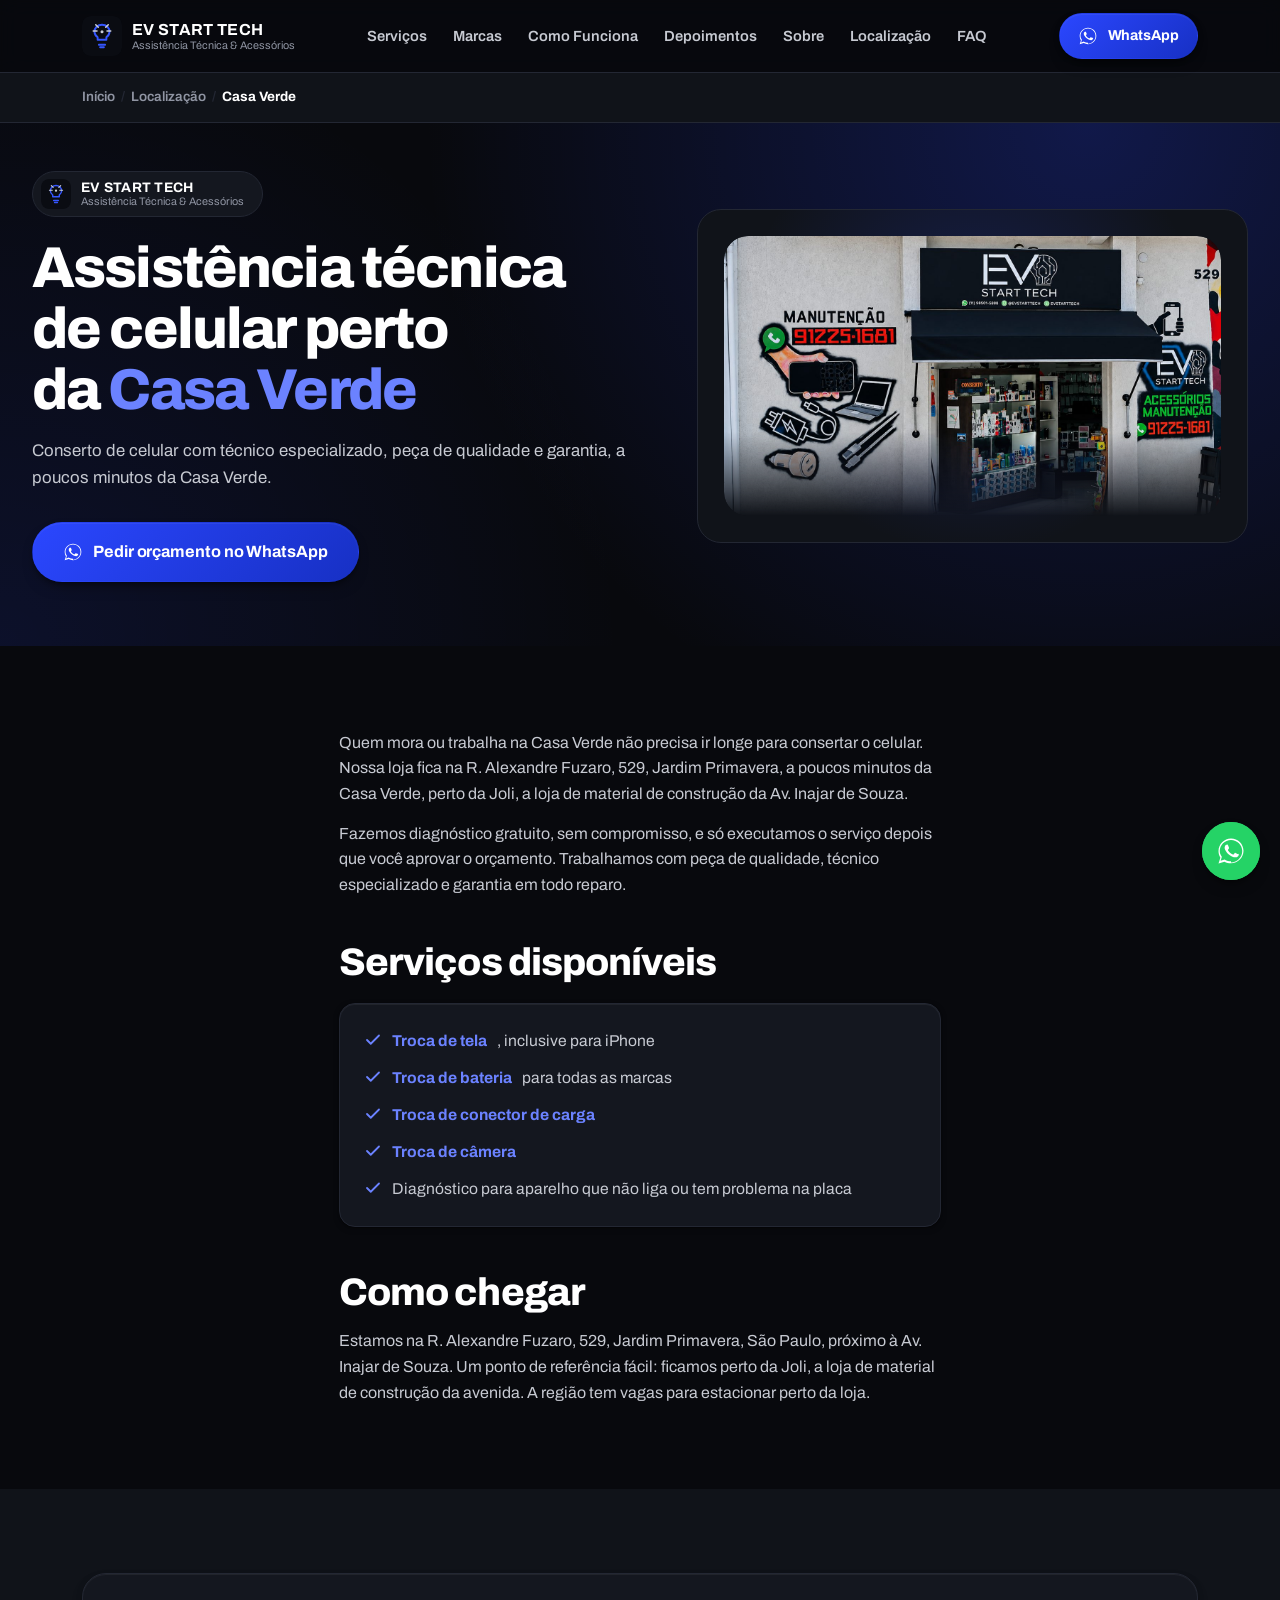
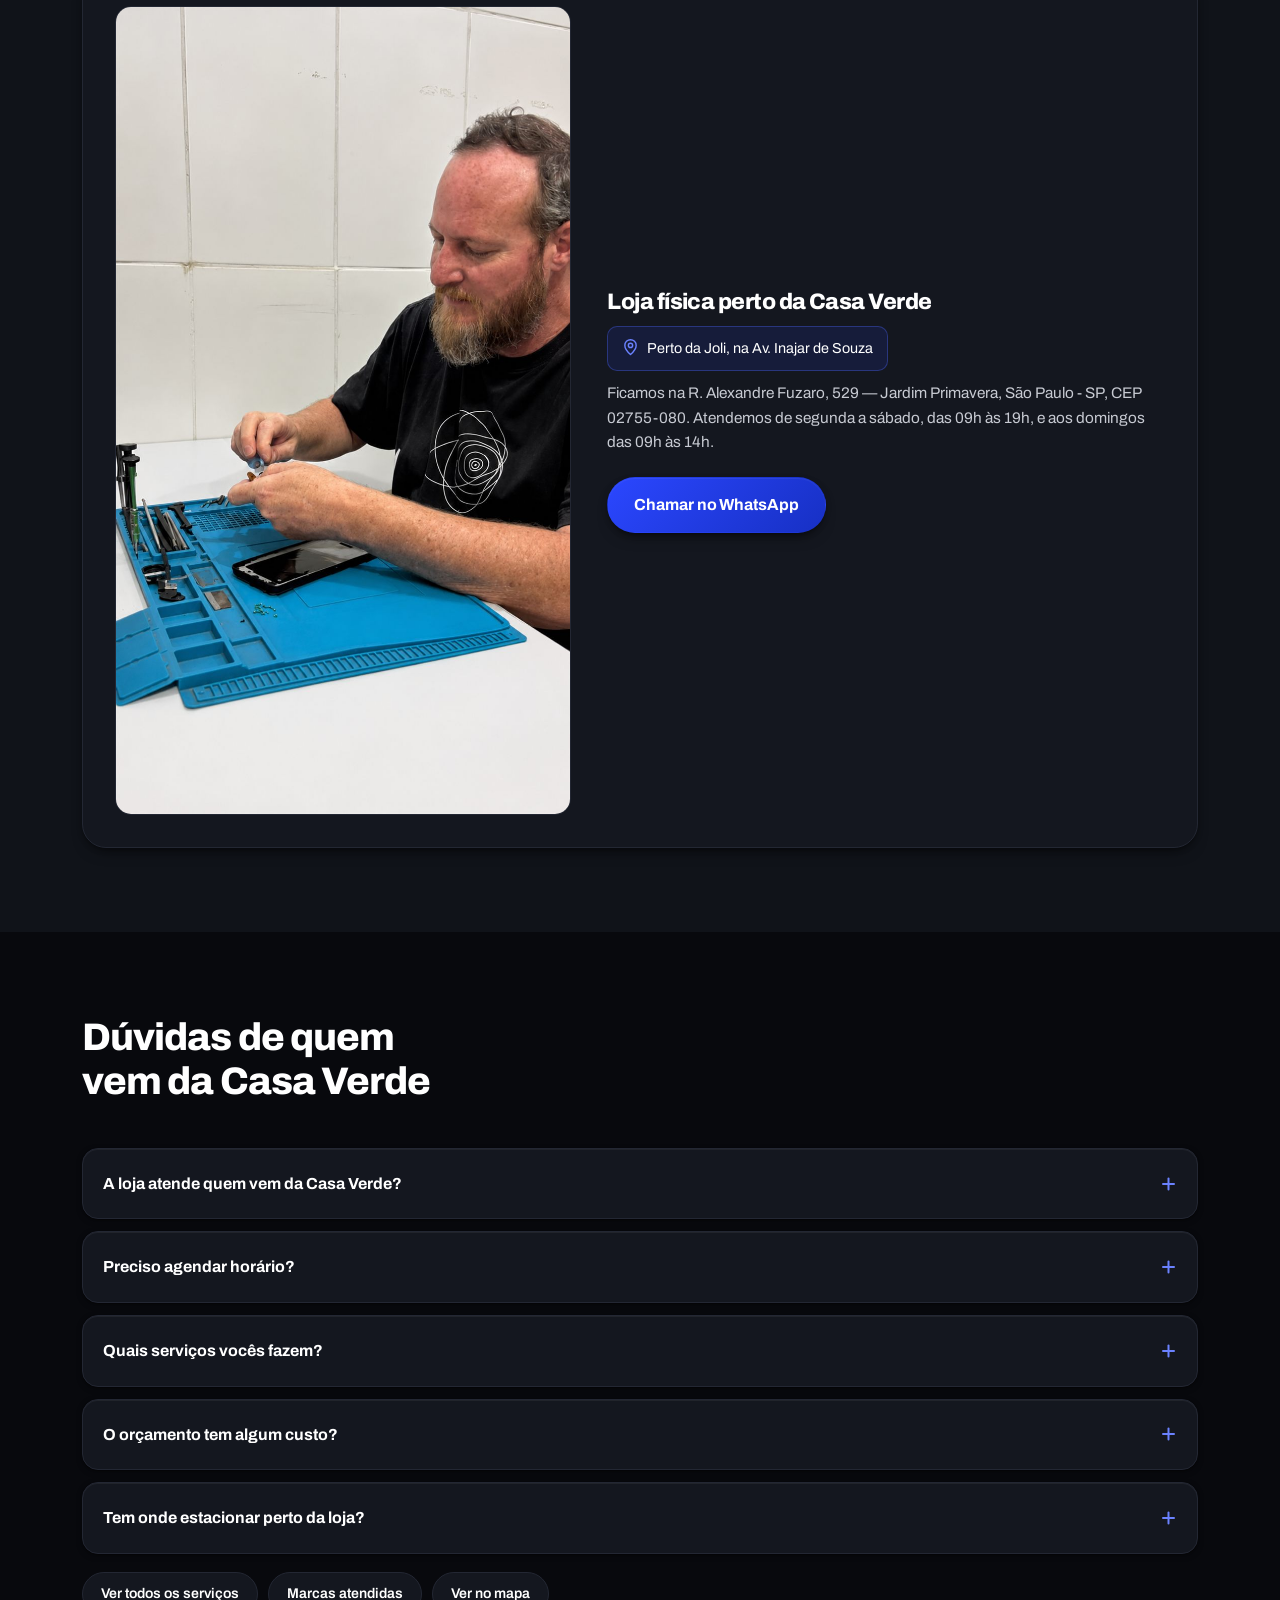
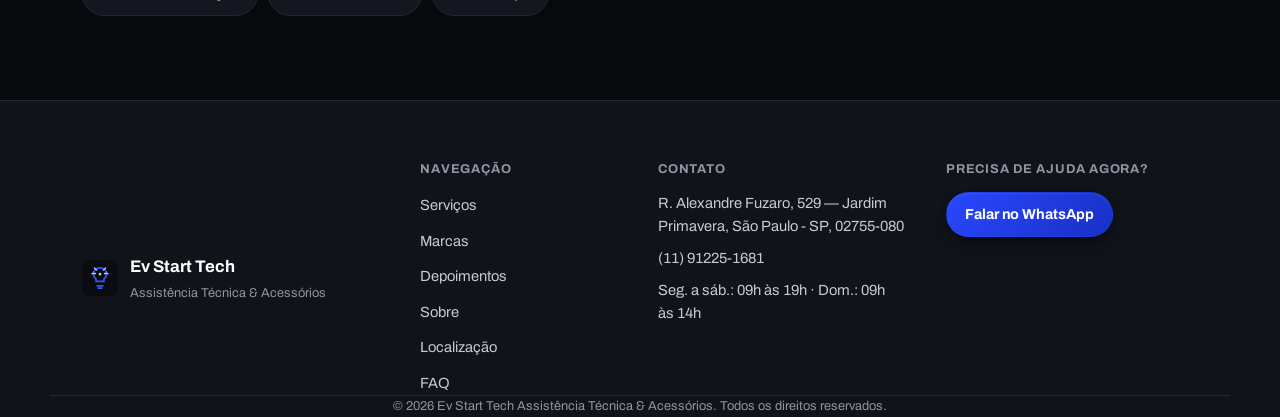
<file: assistencia-tecnica-casa-verde.html>
<!DOCTYPE html>
<html lang="pt-BR">
<head>
<meta charset="UTF-8">
<meta name="viewport" content="width=device-width, initial-scale=1, viewport-fit=cover">
<title>Assistência Técnica de Celular na Casa Verde | Ev Start Tech</title>
<meta name="description" content="Assistência técnica de celular perto da Casa Verde, São Paulo. Troca de tela, bateria, câmera e mais, com técnico especializado, orçamento grátis pelo WhatsApp e garantia.">
<link rel="canonical" href="https://evstarttech.com.br/assistencia-tecnica-casa-verde.html">
<meta name="robots" content="index, follow">
<meta name="theme-color" content="#0a0c12">
<meta name="author" content="Ev Start Tech Assistência Técnica & Acessórios">

<!-- Open Graph -->
<meta property="og:type" content="website">
<meta property="og:site_name" content="Ev Start Tech Assistência Técnica & Acessórios">
<meta property="og:title" content="Assistência Técnica de Celular na Casa Verde | Ev Start Tech">
<meta property="og:description" content="Conserto de celular perto da Casa Verde, com técnico especializado, peça de qualidade e garantia. Orçamento grátis pelo WhatsApp.">
<meta property="og:image" content="https://evstarttech.com.br/assets/img/fachada-evstart-tech.jpg">
<meta property="og:url" content="https://evstarttech.com.br/assistencia-tecnica-casa-verde.html">
<meta property="og:locale" content="pt_BR">

<!-- Twitter -->
<meta name="twitter:card" content="summary_large_image">
<meta name="twitter:title" content="Assistência Técnica de Celular na Casa Verde | Ev Start Tech">
<meta name="twitter:description" content="Conserto de celular perto da Casa Verde, com técnico especializado, peça de qualidade e garantia. Orçamento grátis pelo WhatsApp.">
<meta name="twitter:image" content="https://evstarttech.com.br/assets/img/fachada-evstart-tech.jpg">

<link rel="icon" type="image/svg+xml" href="assets/img/favicon.svg">
<link rel="manifest" href="site.webmanifest">
<link rel="preload" href="assets/fonts/archivo-latin.woff2" as="font" type="font/woff2" crossorigin>
<link rel="preload" href="css/style.css" as="style">
<link rel="stylesheet" href="css/style.css">

<script type="application/ld+json">
{
  "@context": "https://schema.org",
  "@type": "ElectronicsStore",
  "@id": "https://evstarttech.com.br/#negocio",
  "name": "Ev Start Tech Assistência Técnica & Acessórios",
  "image": "https://evstarttech.com.br/assets/img/fachada-evstart-tech.jpg",
  "url": "https://evstarttech.com.br/assistencia-tecnica-casa-verde.html",
  "telephone": "+5511912251681",
  "priceRange": "$$",
  "address": {
    "@type": "PostalAddress",
    "streetAddress": "R. Alexandre Fuzaro, 529 - Jardim Primavera",
    "addressLocality": "São Paulo",
    "addressRegion": "SP",
    "postalCode": "02755-080",
    "addressCountry": "BR"
  },
  "geo": {
    "@type": "GeoCoordinates",
    "latitude": -23.4889004,
    "longitude": -46.6825824
  },
  "areaServed": [
    {"@type": "Place", "name": "Casa Verde"},
    {"@type": "Place", "name": "Limão"},
    {"@type": "Place", "name": "Freguesia do Ó"},
    {"@type": "Place", "name": "Zona Norte de São Paulo"}
  ]
}
</script>
<script type="application/ld+json">
{
  "@context": "https://schema.org",
  "@type": "BreadcrumbList",
  "itemListElement": [
    {"@type": "ListItem", "position": 1, "name": "Início", "item": "https://evstarttech.com.br/"},
    {"@type": "ListItem", "position": 2, "name": "Localização", "item": "https://evstarttech.com.br/#localizacao"},
    {"@type": "ListItem", "position": 3, "name": "Casa Verde", "item": "https://evstarttech.com.br/assistencia-tecnica-casa-verde.html"}
  ]
}
</script>
<script type="application/ld+json">
{
  "@context": "https://schema.org",
  "@type": "FAQPage",
  "mainEntity": [
    {
      "@type": "Question",
      "name": "A loja atende quem vem da Casa Verde?",
      "acceptedAnswer": {"@type": "Answer", "text": "Sim. Ficamos na R. Alexandre Fuzaro, 529, Jardim Primavera, com fácil acesso para quem vem da Casa Verde, perto da Joli na Av. Inajar de Souza."}
    },
    {
      "@type": "Question",
      "name": "Preciso agendar horário?",
      "acceptedAnswer": {"@type": "Answer", "text": "Não é obrigatório. Você pode chamar no WhatsApp antes para confirmar a peça em estoque, ou simplesmente vir até a loja no nosso horário de atendimento."}
    },
    {
      "@type": "Question",
      "name": "Quais serviços vocês fazem?",
      "acceptedAnswer": {"@type": "Answer", "text": "Troca de tela, bateria, câmera, conector de carga e diagnóstico para aparelhos que não ligam, em praticamente todas as marcas."}
    },
    {
      "@type": "Question",
      "name": "O orçamento tem algum custo?",
      "acceptedAnswer": {"@type": "Answer", "text": "Não. O diagnóstico e o orçamento são gratuitos e sem compromisso. Você só decide depois de saber o valor exato do reparo."}
    },
    {
      "@type": "Question",
      "name": "Tem onde estacionar perto da loja?",
      "acceptedAnswer": {"@type": "Answer", "text": "Sim, a região tem vagas para estacionar perto da loja."}
    }
  ]
}
</script>
</head>
<body>

<a class="skip-link" href="#conteudo">Pular para o conteúdo</a>

<!-- HEADER -->
<header class="site-header" id="topo">
  <div class="container header-inner">
    <a href="index.html" class="brand" aria-label="Ev Start Tech - Início">
      <img src="assets/img/favicon.svg" alt="" width="40" height="40" class="brand-mark">
      <span class="brand-text">
        <strong>EV START TECH</strong>
        <small>Assistência Técnica &amp; Acessórios</small>
      </span>
    </a>

    <nav class="main-nav" id="main-nav" aria-label="Navegação principal">
      <ul>
        <li class="has-dropdown">
          <a href="index.html#servicos">Serviços</a>
          <ul class="dropdown">
            <li><a href="troca-de-tela-iphone.html">Troca de Tela de iPhone</a></li>
            <li><a href="troca-de-bateria.html">Troca de Bateria</a></li>
            <li><a href="troca-de-conector-de-carga.html">Troca de Conector de Carga</a></li>
            <li><a href="troca-de-camera.html">Troca de Câmera</a></li>
          </ul>
        </li>
        <li class="has-dropdown">
          <a href="index.html#marcas">Marcas</a>
          <ul class="dropdown">
            <li><a href="assistencia-tecnica-samsung.html">Assistência Samsung</a></li>
            <li><a href="assistencia-tecnica-motorola.html">Assistência Motorola</a></li>
          </ul>
        </li>
        <li><a href="index.html#como-funciona">Como Funciona</a></li>
        <li><a href="index.html#depoimentos">Depoimentos</a></li>
        <li><a href="index.html#sobre">Sobre</a></li>
        <li class="has-dropdown">
          <a href="index.html#localizacao">Localização</a>
          <ul class="dropdown">
            <li><a href="assistencia-tecnica-vila-palmeiras.html">Vila Palmeiras</a></li>
            <li><a href="assistencia-tecnica-limao.html">Limão</a></li>
            <li><a href="assistencia-tecnica-casa-verde.html">Casa Verde</a></li>
            <li><a href="assistencia-tecnica-vila-carbone.html">Vila Carbone</a></li>
            <li><a href="assistencia-tecnica-vila-bancaria.html">Vila Bancária</a></li>
          </ul>
        </li>
        <li><a href="index.html#faq">FAQ</a></li>
      </ul>
    </nav>

    <div class="header-actions">
      <a class="btn btn-primary btn-sm" href="https://wa.me/5511912251681?text=Ol%C3%A1!%20Sou%20da%20Casa%20Verde%20e%20gostaria%20de%20um%20or%C3%A7amento." target="_blank" rel="noopener" aria-label="Falar no WhatsApp">
        <svg class="icon" viewBox="0 0 24 24" aria-hidden="true"><path d="M17.5 14.4c-.3-.1-1.7-.8-1.9-.9-.3-.1-.5-.1-.6.1-.2.3-.7.9-.9 1.1-.2.2-.3.2-.6.1-.3-.1-1.2-.5-2.3-1.4-.9-.8-1.4-1.7-1.6-2-.2-.3 0-.5.1-.6.1-.1.3-.3.4-.5.1-.2.2-.3.3-.5.1-.2 0-.4 0-.5C10.3 9 9.8 7.8 9.6 7.3c-.2-.5-.4-.4-.6-.4h-.5c-.2 0-.5.1-.7.3-.2.3-.9.9-.9 2.2s1 2.6 1.1 2.7c.1.2 2 3 4.7 4.2.7.3 1.2.5 1.6.6.7.2 1.3.2 1.8.1.5-.1 1.7-.7 1.9-1.3.2-.7.2-1.2.2-1.3-.1-.1-.3-.2-.6-.3z"/><path d="M12 2C6.5 2 2 6.5 2 12c0 1.9.5 3.7 1.5 5.3L2 22l4.8-1.5c1.5.8 3.3 1.3 5.2 1.3 5.5 0 10-4.5 10-10S17.5 2 12 2zm0 18.2c-1.7 0-3.4-.5-4.8-1.3l-.3-.2-3.2 1 1-3.1-.2-.3C3.5 15 3 13.5 3 12c0-4.9 4-8.9 9-8.9s9 4 9 8.9-4 9.2-9 9.2z"/></svg>
        <span class="btn-label">WhatsApp</span>
      </a>
      <button class="nav-toggle" id="navToggle" aria-expanded="false" aria-controls="main-nav" aria-label="Abrir menu">
        <span></span><span></span><span></span>
      </button>
    </div>
  </div>
</header>

<!-- BREADCRUMB -->
<div class="breadcrumb-bar">
  <div class="container">
    <a href="index.html">Início</a>
    <span> / </span>
    <a href="index.html#localizacao">Localização</a>
    <span> / </span>
    <span>Casa Verde</span>
  </div>
</div>

<main id="conteudo">

  <!-- HERO -->
  <section class="hero page-hero">
    <div class="container hero-grid">
      <div class="hero-copy reveal">
        <div class="page-brand-tag">
          <img src="assets/img/favicon.svg" alt="">
          <span>
            <strong>EV START TECH</strong>
            <small>Assistência Técnica &amp; Acessórios</small>
          </span>
        </div>

        <h1>Assistência técnica de celular perto da <span class="text-accent">Casa Verde</span></h1>
        <p class="hero-sub">Conserto de celular com técnico especializado, peça de qualidade e garantia, a poucos minutos da Casa Verde.</p>

        <div class="hero-ctas">
          <a class="btn btn-primary btn-lg" href="https://wa.me/5511912251681?text=Ol%C3%A1!%20Sou%20da%20Casa%20Verde%20e%20gostaria%20de%20um%20or%C3%A7amento." target="_blank" rel="noopener">
            <svg class="icon" viewBox="0 0 24 24" aria-hidden="true"><path d="M17.5 14.4c-.3-.1-1.7-.8-1.9-.9-.3-.1-.5-.1-.6.1-.2.3-.7.9-.9 1.1-.2.2-.3.2-.6.1-.3-.1-1.2-.5-2.3-1.4-.9-.8-1.4-1.7-1.6-2-.2-.3 0-.5.1-.6.1-.1.3-.3.4-.5.1-.2.2-.3.3-.5.1-.2 0-.4 0-.5C10.3 9 9.8 7.8 9.6 7.3c-.2-.5-.4-.4-.6-.4h-.5c-.2 0-.5.1-.7.3-.2.3-.9.9-.9 2.2s1 2.6 1.1 2.7c.1.2 2 3 4.7 4.2.7.3 1.2.5 1.6.6.7.2 1.3.2 1.8.1.5-.1 1.7-.7 1.9-1.3.2-.7.2-1.2.2-1.3-.1-.1-.3-.2-.6-.3z"/><path d="M12 2C6.5 2 2 6.5 2 12c0 1.9.5 3.7 1.5 5.3L2 22l4.8-1.5c1.5.8 3.3 1.3 5.2 1.3 5.5 0 10-4.5 10-10S17.5 2 12 2zm0 18.2c-1.7 0-3.4-.5-4.8-1.3l-.3-.2-3.2 1 1-3.1-.2-.3C3.5 15 3 13.5 3 12c0-4.9 4-8.9 9-8.9s9 4 9 8.9-4 9.2-9 9.2z"/></svg>
            Pedir orçamento no WhatsApp
          </a>
        </div>
      </div>

      <div class="hero-media reveal">
        <div class="page-hero-media">
          <img src="assets/img/fachada-evstart-tech.jpg" alt="Fachada da loja Ev Start Tech, perto da Casa Verde" width="1400" height="788" loading="eager" fetchpriority="high">
        </div>
      </div>
    </div>
  </section>

  <!-- CONTEÚDO -->
  <section class="section" id="sobre-o-servico">
    <div class="container prose reveal">
      <p>Quem mora ou trabalha na Casa Verde não precisa ir longe para consertar o celular. Nossa loja fica na R. Alexandre Fuzaro, 529, Jardim Primavera, a poucos minutos da Casa Verde, perto da Joli, a loja de material de construção da Av. Inajar de Souza.</p>
      <p>Fazemos diagnóstico gratuito, sem compromisso, e só executamos o serviço depois que você aprovar o orçamento. Trabalhamos com peça de qualidade, técnico especializado e garantia em todo reparo.</p>

      <h2>Serviços disponíveis</h2>
      <ul class="check-list">
        <li>
          <svg viewBox="0 0 24 24" fill="none" stroke="currentColor" stroke-width="2.4" stroke-linecap="round" stroke-linejoin="round" aria-hidden="true"><path d="M20 6L9 17l-5-5"/></svg>
          <a href="troca-de-tela-iphone.html">Troca de tela</a>, inclusive para iPhone
        </li>
        <li>
          <svg viewBox="0 0 24 24" fill="none" stroke="currentColor" stroke-width="2.4" stroke-linecap="round" stroke-linejoin="round" aria-hidden="true"><path d="M20 6L9 17l-5-5"/></svg>
          <a href="troca-de-bateria.html">Troca de bateria</a> para todas as marcas
        </li>
        <li>
          <svg viewBox="0 0 24 24" fill="none" stroke="currentColor" stroke-width="2.4" stroke-linecap="round" stroke-linejoin="round" aria-hidden="true"><path d="M20 6L9 17l-5-5"/></svg>
          <a href="troca-de-conector-de-carga.html">Troca de conector de carga</a>
        </li>
        <li>
          <svg viewBox="0 0 24 24" fill="none" stroke="currentColor" stroke-width="2.4" stroke-linecap="round" stroke-linejoin="round" aria-hidden="true"><path d="M20 6L9 17l-5-5"/></svg>
          <a href="troca-de-camera.html">Troca de câmera</a>
        </li>
        <li>
          <svg viewBox="0 0 24 24" fill="none" stroke="currentColor" stroke-width="2.4" stroke-linecap="round" stroke-linejoin="round" aria-hidden="true"><path d="M20 6L9 17l-5-5"/></svg>
          Diagnóstico para aparelho que não liga ou tem problema na placa
        </li>
      </ul>

      <h2>Como chegar</h2>
      <p>Estamos na R. Alexandre Fuzaro, 529, Jardim Primavera, São Paulo, próximo à Av. Inajar de Souza. Um ponto de referência fácil: ficamos perto da Joli, a loja de material de construção da avenida. A região tem vagas para estacionar perto da loja.</p>
    </div>
  </section>

  <!-- LOJA -->
  <section class="section section-alt" id="a-loja">
    <div class="container reveal">
      <div class="store-block">
        <img src="assets/img/sobre-dono-1.jpg" alt="Técnico da Ev Start Tech reparando um celular na bancada" width="900" height="1599" loading="lazy" decoding="async">
        <div>
          <h2>Loja física perto da Casa Verde</h2>
          <div class="store-landmark">
            <svg viewBox="0 0 24 24" fill="none" stroke="currentColor" stroke-width="2" stroke-linecap="round" stroke-linejoin="round" aria-hidden="true"><path d="M12 22s8-7.5 8-13a8 8 0 1 0-16 0c0 5.5 8 13 8 13z"/><circle cx="12" cy="9" r="3"/></svg>
            Perto da Joli, na Av. Inajar de Souza
          </div>
          <p>Ficamos na R. Alexandre Fuzaro, 529 — Jardim Primavera, São Paulo - SP, CEP 02755-080. Atendemos de segunda a sábado, das 09h às 19h, e aos domingos das 09h às 14h.</p>
          <a class="btn btn-primary" href="https://wa.me/5511912251681?text=Ol%C3%A1!%20Sou%20da%20Casa%20Verde%20e%20quero%20saber%20como%20chegar%20na%20loja." target="_blank" rel="noopener">Chamar no WhatsApp</a>
        </div>
      </div>
    </div>
  </section>

  <!-- FAQ -->
  <section class="section" id="faq">
    <div class="container">
      <header class="section-head reveal">
        <h2>Dúvidas de quem vem da Casa Verde</h2>
      </header>

      <div class="faq-list reveal">
        <details class="faq-item">
          <summary>A loja atende quem vem da Casa Verde?</summary>
          <p>Sim. Ficamos na R. Alexandre Fuzaro, 529, Jardim Primavera, com fácil acesso para quem vem da Casa Verde, perto da Joli na Av. Inajar de Souza.</p>
        </details>
        <details class="faq-item">
          <summary>Preciso agendar horário?</summary>
          <p>Não é obrigatório. Você pode chamar no WhatsApp antes para confirmar a peça em estoque, ou simplesmente vir até a loja no nosso horário de atendimento.</p>
        </details>
        <details class="faq-item">
          <summary>Quais serviços vocês fazem?</summary>
          <p>Troca de tela, bateria, câmera, conector de carga e diagnóstico para aparelhos que não ligam, em praticamente todas as marcas.</p>
        </details>
        <details class="faq-item">
          <summary>O orçamento tem algum custo?</summary>
          <p>Não. O diagnóstico e o orçamento são gratuitos e sem compromisso. Você só decide depois de saber o valor exato do reparo.</p>
        </details>
        <details class="faq-item">
          <summary>Tem onde estacionar perto da loja?</summary>
          <p>Sim, a região tem vagas para estacionar perto da loja.</p>
        </details>
      </div>

      <p class="related-links">
        <a href="index.html#servicos">Ver todos os serviços</a>
        <a href="index.html#marcas">Marcas atendidas</a>
        <a href="index.html#localizacao">Ver no mapa</a>
      </p>
    </div>
  </section>

</main>

<!-- RODAPÉ -->
<footer class="site-footer">
  <div class="container footer-grid">
    <div class="footer-brand">
      <img src="assets/img/favicon.svg" alt="" width="36" height="36">
      <div>
        <strong>Ev Start Tech</strong>
        <p>Assistência Técnica &amp; Acessórios</p>
      </div>
    </div>

    <nav aria-label="Links do rodapé">
      <h3>Navegação</h3>
      <ul>
        <li><a href="index.html#servicos">Serviços</a></li>
        <li><a href="index.html#marcas">Marcas</a></li>
        <li><a href="index.html#depoimentos">Depoimentos</a></li>
        <li><a href="index.html#sobre">Sobre</a></li>
        <li><a href="index.html#localizacao">Localização</a></li>
        <li><a href="index.html#faq">FAQ</a></li>
      </ul>
    </nav>

    <div class="footer-contact">
      <h3>Contato</h3>
      <p>R. Alexandre Fuzaro, 529 — Jardim Primavera, São Paulo - SP, 02755-080</p>
      <p><a href="tel:+5511912251681">(11) 91225-1681</a></p>
      <p>Seg. a sáb.: 09h às 19h · Dom.: 09h às 14h</p>
    </div>

    <div class="footer-cta">
      <h3>Precisa de ajuda agora?</h3>
      <a class="btn btn-primary btn-sm" href="https://wa.me/5511912251681?text=Ol%C3%A1!%20Vim%20pelo%20site%20e%20gostaria%20de%20um%20or%C3%A7amento." target="_blank" rel="noopener">Falar no WhatsApp</a>
    </div>
  </div>

  <div class="container footer-bottom">
    <p>© <span id="year"></span> Ev Start Tech Assistência Técnica &amp; Acessórios. Todos os direitos reservados.</p>
  </div>
</footer>

<!-- BOTÕES FLUTUANTES -->
<a class="whatsapp-float" href="https://wa.me/5511912251681?text=Ol%C3%A1!%20Vim%20pelo%20site%20e%20gostaria%20de%20um%20or%C3%A7amento." target="_blank" rel="noopener" aria-label="Falar no WhatsApp">
  <svg viewBox="0 0 24 24" aria-hidden="true"><path d="M17.5 14.4c-.3-.1-1.7-.8-1.9-.9-.3-.1-.5-.1-.6.1-.2.3-.7.9-.9 1.1-.2.2-.3.2-.6.1-.3-.1-1.2-.5-2.3-1.4-.9-.8-1.4-1.7-1.6-2-.2-.3 0-.5.1-.6.1-.1.3-.3.4-.5.1-.2.2-.3.3-.5.1-.2 0-.4 0-.5C10.3 9 9.8 7.8 9.6 7.3c-.2-.5-.4-.4-.6-.4h-.5c-.2 0-.5.1-.7.3-.2.3-.9.9-.9 2.2s1 2.6 1.1 2.7c.1.2 2 3 4.7 4.2.7.3 1.2.5 1.6.6.7.2 1.3.2 1.8.1.5-.1 1.7-.7 1.9-1.3.2-.7.2-1.2.2-1.3-.1-.1-.3-.2-.6-.3z"/><path d="M12 2C6.5 2 2 6.5 2 12c0 1.9.5 3.7 1.5 5.3L2 22l4.8-1.5c1.5.8 3.3 1.3 5.2 1.3 5.5 0 10-4.5 10-10S17.5 2 12 2zm0 18.2c-1.7 0-3.4-.5-4.8-1.3l-.3-.2-3.2 1 1-3.1-.2-.3C3.5 15 3 13.5 3 12c0-4.9 4-8.9 9-8.9s9 4 9 8.9-4 9.2-9 9.2z"/></svg>
</a>

<button class="back-to-top" id="backToTop" aria-label="Voltar ao topo">
  <svg viewBox="0 0 24 24" aria-hidden="true"><path d="M12 19V5M5 12l7-7 7 7" fill="none" stroke="currentColor" stroke-width="2.2" stroke-linecap="round" stroke-linejoin="round"/></svg>
</button>

<script src="js/script.js" defer></script>
</body>
</html>
</file>
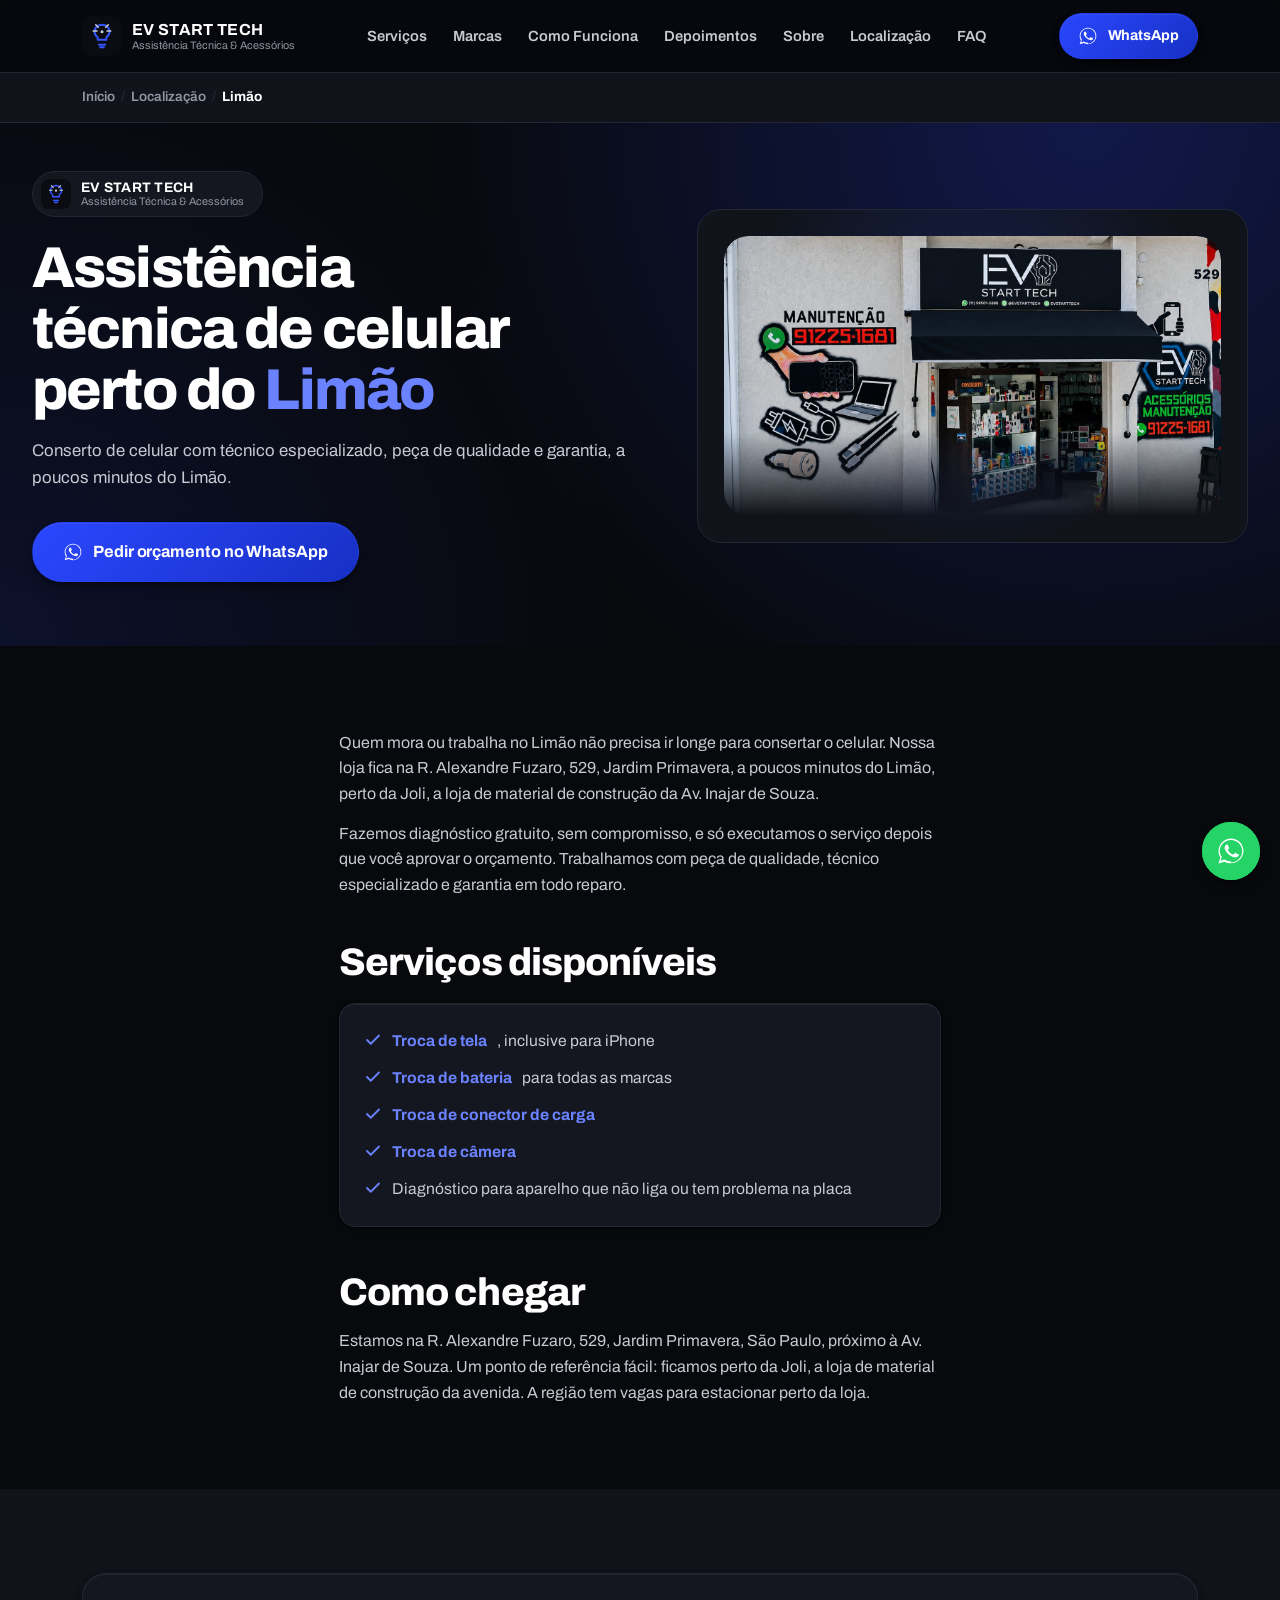
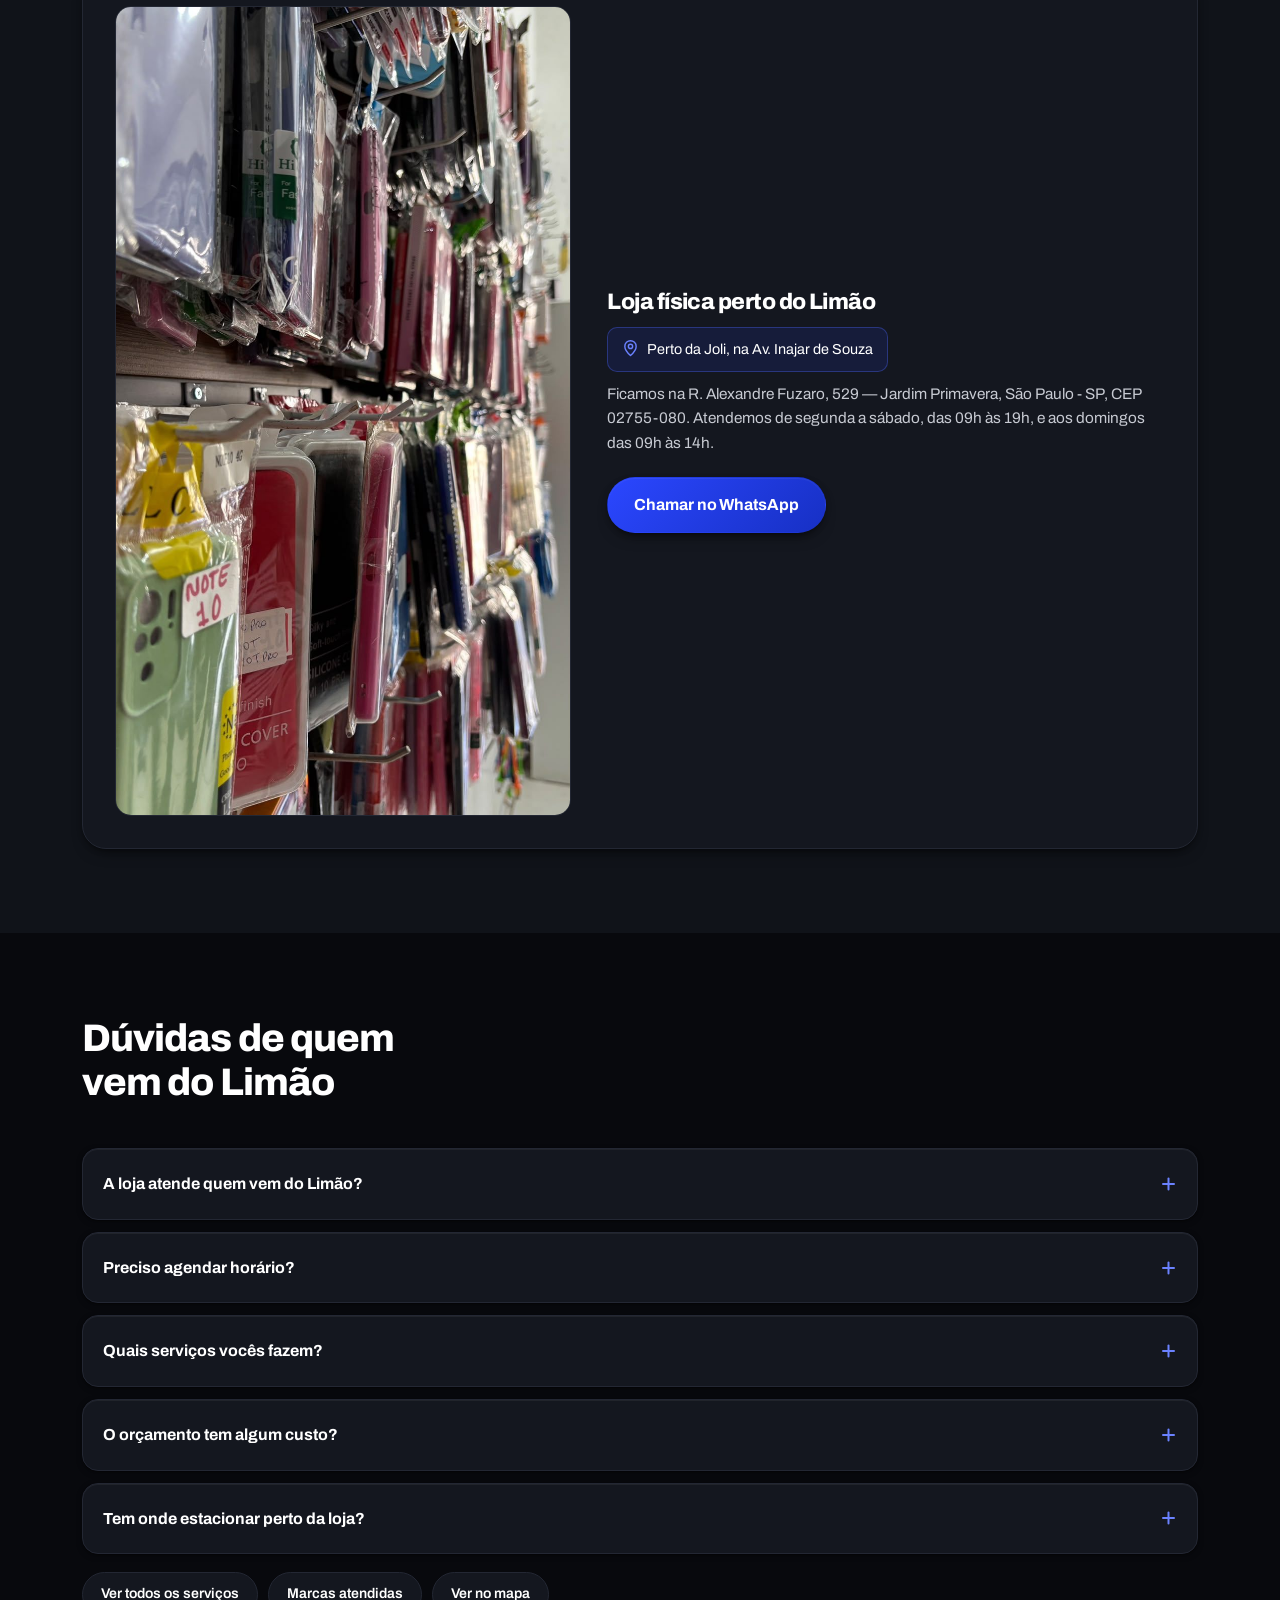
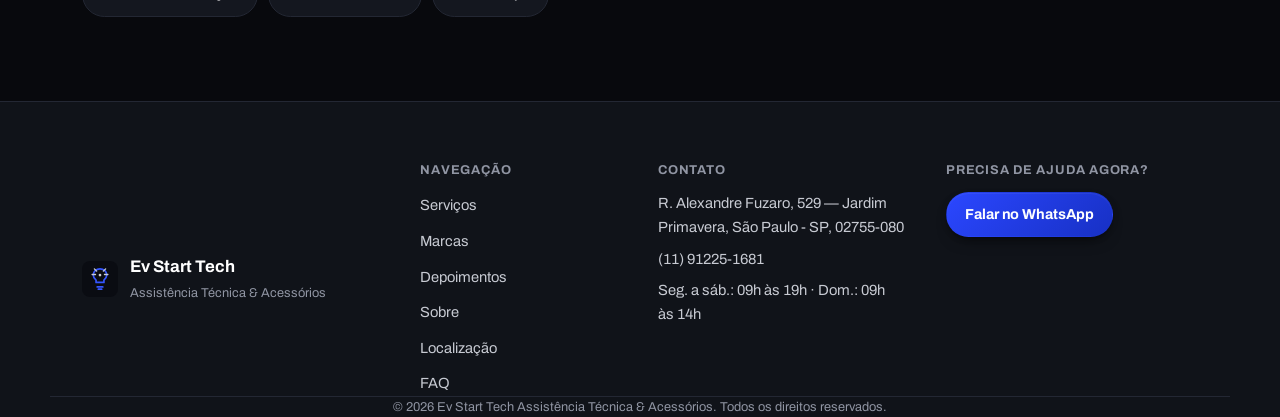
<file: assistencia-tecnica-limao.html>
<!DOCTYPE html>
<html lang="pt-BR">
<head>
<meta charset="UTF-8">
<meta name="viewport" content="width=device-width, initial-scale=1, viewport-fit=cover">
<title>Assistência Técnica de Celular no Limão | Ev Start Tech</title>
<meta name="description" content="Assistência técnica de celular perto do Limão, São Paulo. Troca de tela, bateria, câmera e mais, com técnico especializado, orçamento grátis pelo WhatsApp e garantia.">
<link rel="canonical" href="https://evstarttech.com.br/assistencia-tecnica-limao.html">
<meta name="robots" content="index, follow">
<meta name="theme-color" content="#0a0c12">
<meta name="author" content="Ev Start Tech Assistência Técnica & Acessórios">

<!-- Open Graph -->
<meta property="og:type" content="website">
<meta property="og:site_name" content="Ev Start Tech Assistência Técnica & Acessórios">
<meta property="og:title" content="Assistência Técnica de Celular no Limão | Ev Start Tech">
<meta property="og:description" content="Conserto de celular perto do Limão, com técnico especializado, peça de qualidade e garantia. Orçamento grátis pelo WhatsApp.">
<meta property="og:image" content="https://evstarttech.com.br/assets/img/fachada-evstart-tech.jpg">
<meta property="og:url" content="https://evstarttech.com.br/assistencia-tecnica-limao.html">
<meta property="og:locale" content="pt_BR">

<!-- Twitter -->
<meta name="twitter:card" content="summary_large_image">
<meta name="twitter:title" content="Assistência Técnica de Celular no Limão | Ev Start Tech">
<meta name="twitter:description" content="Conserto de celular perto do Limão, com técnico especializado, peça de qualidade e garantia. Orçamento grátis pelo WhatsApp.">
<meta name="twitter:image" content="https://evstarttech.com.br/assets/img/fachada-evstart-tech.jpg">

<link rel="icon" type="image/svg+xml" href="assets/img/favicon.svg">
<link rel="manifest" href="site.webmanifest">
<link rel="preload" href="assets/fonts/archivo-latin.woff2" as="font" type="font/woff2" crossorigin>
<link rel="preload" href="css/style.css" as="style">
<link rel="stylesheet" href="css/style.css">

<script type="application/ld+json">
{
  "@context": "https://schema.org",
  "@type": "ElectronicsStore",
  "@id": "https://evstarttech.com.br/#negocio",
  "name": "Ev Start Tech Assistência Técnica & Acessórios",
  "image": "https://evstarttech.com.br/assets/img/fachada-evstart-tech.jpg",
  "url": "https://evstarttech.com.br/assistencia-tecnica-limao.html",
  "telephone": "+5511912251681",
  "priceRange": "$$",
  "address": {
    "@type": "PostalAddress",
    "streetAddress": "R. Alexandre Fuzaro, 529 - Jardim Primavera",
    "addressLocality": "São Paulo",
    "addressRegion": "SP",
    "postalCode": "02755-080",
    "addressCountry": "BR"
  },
  "geo": {
    "@type": "GeoCoordinates",
    "latitude": -23.4889004,
    "longitude": -46.6825824
  },
  "areaServed": [
    {"@type": "Place", "name": "Limão"},
    {"@type": "Place", "name": "Freguesia do Ó"},
    {"@type": "Place", "name": "Casa Verde"},
    {"@type": "Place", "name": "Zona Norte de São Paulo"}
  ]
}
</script>
<script type="application/ld+json">
{
  "@context": "https://schema.org",
  "@type": "BreadcrumbList",
  "itemListElement": [
    {"@type": "ListItem", "position": 1, "name": "Início", "item": "https://evstarttech.com.br/"},
    {"@type": "ListItem", "position": 2, "name": "Localização", "item": "https://evstarttech.com.br/#localizacao"},
    {"@type": "ListItem", "position": 3, "name": "Limão", "item": "https://evstarttech.com.br/assistencia-tecnica-limao.html"}
  ]
}
</script>
<script type="application/ld+json">
{
  "@context": "https://schema.org",
  "@type": "FAQPage",
  "mainEntity": [
    {
      "@type": "Question",
      "name": "A loja atende quem vem do Limão?",
      "acceptedAnswer": {"@type": "Answer", "text": "Sim. Ficamos na R. Alexandre Fuzaro, 529, Jardim Primavera, com fácil acesso para quem vem do Limão, perto da Joli na Av. Inajar de Souza."}
    },
    {
      "@type": "Question",
      "name": "Preciso agendar horário?",
      "acceptedAnswer": {"@type": "Answer", "text": "Não é obrigatório. Você pode chamar no WhatsApp antes para confirmar a peça em estoque, ou simplesmente vir até a loja no nosso horário de atendimento."}
    },
    {
      "@type": "Question",
      "name": "Quais serviços vocês fazem?",
      "acceptedAnswer": {"@type": "Answer", "text": "Troca de tela, bateria, câmera, conector de carga e diagnóstico para aparelhos que não ligam, em praticamente todas as marcas."}
    },
    {
      "@type": "Question",
      "name": "O orçamento tem algum custo?",
      "acceptedAnswer": {"@type": "Answer", "text": "Não. O diagnóstico e o orçamento são gratuitos e sem compromisso. Você só decide depois de saber o valor exato do reparo."}
    },
    {
      "@type": "Question",
      "name": "Tem onde estacionar perto da loja?",
      "acceptedAnswer": {"@type": "Answer", "text": "Sim, a região tem vagas para estacionar perto da loja."}
    }
  ]
}
</script>
</head>
<body>

<a class="skip-link" href="#conteudo">Pular para o conteúdo</a>

<!-- HEADER -->
<header class="site-header" id="topo">
  <div class="container header-inner">
    <a href="index.html" class="brand" aria-label="Ev Start Tech - Início">
      <img src="assets/img/favicon.svg" alt="" width="40" height="40" class="brand-mark">
      <span class="brand-text">
        <strong>EV START TECH</strong>
        <small>Assistência Técnica &amp; Acessórios</small>
      </span>
    </a>

    <nav class="main-nav" id="main-nav" aria-label="Navegação principal">
      <ul>
        <li class="has-dropdown">
          <a href="index.html#servicos">Serviços</a>
          <ul class="dropdown">
            <li><a href="troca-de-tela-iphone.html">Troca de Tela de iPhone</a></li>
            <li><a href="troca-de-bateria.html">Troca de Bateria</a></li>
            <li><a href="troca-de-conector-de-carga.html">Troca de Conector de Carga</a></li>
            <li><a href="troca-de-camera.html">Troca de Câmera</a></li>
          </ul>
        </li>
        <li class="has-dropdown">
          <a href="index.html#marcas">Marcas</a>
          <ul class="dropdown">
            <li><a href="assistencia-tecnica-samsung.html">Assistência Samsung</a></li>
            <li><a href="assistencia-tecnica-motorola.html">Assistência Motorola</a></li>
          </ul>
        </li>
        <li><a href="index.html#como-funciona">Como Funciona</a></li>
        <li><a href="index.html#depoimentos">Depoimentos</a></li>
        <li><a href="index.html#sobre">Sobre</a></li>
        <li class="has-dropdown">
          <a href="index.html#localizacao">Localização</a>
          <ul class="dropdown">
            <li><a href="assistencia-tecnica-vila-palmeiras.html">Vila Palmeiras</a></li>
            <li><a href="assistencia-tecnica-limao.html">Limão</a></li>
            <li><a href="assistencia-tecnica-casa-verde.html">Casa Verde</a></li>
            <li><a href="assistencia-tecnica-vila-carbone.html">Vila Carbone</a></li>
            <li><a href="assistencia-tecnica-vila-bancaria.html">Vila Bancária</a></li>
          </ul>
        </li>
        <li><a href="index.html#faq">FAQ</a></li>
      </ul>
    </nav>

    <div class="header-actions">
      <a class="btn btn-primary btn-sm" href="https://wa.me/5511912251681?text=Ol%C3%A1!%20Sou%20do%20Lim%C3%A3o%20e%20gostaria%20de%20um%20or%C3%A7amento." target="_blank" rel="noopener" aria-label="Falar no WhatsApp">
        <svg class="icon" viewBox="0 0 24 24" aria-hidden="true"><path d="M17.5 14.4c-.3-.1-1.7-.8-1.9-.9-.3-.1-.5-.1-.6.1-.2.3-.7.9-.9 1.1-.2.2-.3.2-.6.1-.3-.1-1.2-.5-2.3-1.4-.9-.8-1.4-1.7-1.6-2-.2-.3 0-.5.1-.6.1-.1.3-.3.4-.5.1-.2.2-.3.3-.5.1-.2 0-.4 0-.5C10.3 9 9.8 7.8 9.6 7.3c-.2-.5-.4-.4-.6-.4h-.5c-.2 0-.5.1-.7.3-.2.3-.9.9-.9 2.2s1 2.6 1.1 2.7c.1.2 2 3 4.7 4.2.7.3 1.2.5 1.6.6.7.2 1.3.2 1.8.1.5-.1 1.7-.7 1.9-1.3.2-.7.2-1.2.2-1.3-.1-.1-.3-.2-.6-.3z"/><path d="M12 2C6.5 2 2 6.5 2 12c0 1.9.5 3.7 1.5 5.3L2 22l4.8-1.5c1.5.8 3.3 1.3 5.2 1.3 5.5 0 10-4.5 10-10S17.5 2 12 2zm0 18.2c-1.7 0-3.4-.5-4.8-1.3l-.3-.2-3.2 1 1-3.1-.2-.3C3.5 15 3 13.5 3 12c0-4.9 4-8.9 9-8.9s9 4 9 8.9-4 9.2-9 9.2z"/></svg>
        <span class="btn-label">WhatsApp</span>
      </a>
      <button class="nav-toggle" id="navToggle" aria-expanded="false" aria-controls="main-nav" aria-label="Abrir menu">
        <span></span><span></span><span></span>
      </button>
    </div>
  </div>
</header>

<!-- BREADCRUMB -->
<div class="breadcrumb-bar">
  <div class="container">
    <a href="index.html">Início</a>
    <span> / </span>
    <a href="index.html#localizacao">Localização</a>
    <span> / </span>
    <span>Limão</span>
  </div>
</div>

<main id="conteudo">

  <!-- HERO -->
  <section class="hero page-hero">
    <div class="container hero-grid">
      <div class="hero-copy reveal">
        <div class="page-brand-tag">
          <img src="assets/img/favicon.svg" alt="">
          <span>
            <strong>EV START TECH</strong>
            <small>Assistência Técnica &amp; Acessórios</small>
          </span>
        </div>

        <h1>Assistência técnica de celular perto do <span class="text-accent">Limão</span></h1>
        <p class="hero-sub">Conserto de celular com técnico especializado, peça de qualidade e garantia, a poucos minutos do Limão.</p>

        <div class="hero-ctas">
          <a class="btn btn-primary btn-lg" href="https://wa.me/5511912251681?text=Ol%C3%A1!%20Sou%20do%20Lim%C3%A3o%20e%20gostaria%20de%20um%20or%C3%A7amento." target="_blank" rel="noopener">
            <svg class="icon" viewBox="0 0 24 24" aria-hidden="true"><path d="M17.5 14.4c-.3-.1-1.7-.8-1.9-.9-.3-.1-.5-.1-.6.1-.2.3-.7.9-.9 1.1-.2.2-.3.2-.6.1-.3-.1-1.2-.5-2.3-1.4-.9-.8-1.4-1.7-1.6-2-.2-.3 0-.5.1-.6.1-.1.3-.3.4-.5.1-.2.2-.3.3-.5.1-.2 0-.4 0-.5C10.3 9 9.8 7.8 9.6 7.3c-.2-.5-.4-.4-.6-.4h-.5c-.2 0-.5.1-.7.3-.2.3-.9.9-.9 2.2s1 2.6 1.1 2.7c.1.2 2 3 4.7 4.2.7.3 1.2.5 1.6.6.7.2 1.3.2 1.8.1.5-.1 1.7-.7 1.9-1.3.2-.7.2-1.2.2-1.3-.1-.1-.3-.2-.6-.3z"/><path d="M12 2C6.5 2 2 6.5 2 12c0 1.9.5 3.7 1.5 5.3L2 22l4.8-1.5c1.5.8 3.3 1.3 5.2 1.3 5.5 0 10-4.5 10-10S17.5 2 12 2zm0 18.2c-1.7 0-3.4-.5-4.8-1.3l-.3-.2-3.2 1 1-3.1-.2-.3C3.5 15 3 13.5 3 12c0-4.9 4-8.9 9-8.9s9 4 9 8.9-4 9.2-9 9.2z"/></svg>
            Pedir orçamento no WhatsApp
          </a>
        </div>
      </div>

      <div class="hero-media reveal">
        <div class="page-hero-media">
          <img src="assets/img/fachada-evstart-tech.jpg" alt="Fachada da loja Ev Start Tech, perto do Limão" width="1400" height="788" loading="eager" fetchpriority="high">
        </div>
      </div>
    </div>
  </section>

  <!-- CONTEÚDO -->
  <section class="section" id="sobre-o-servico">
    <div class="container prose reveal">
      <p>Quem mora ou trabalha no Limão não precisa ir longe para consertar o celular. Nossa loja fica na R. Alexandre Fuzaro, 529, Jardim Primavera, a poucos minutos do Limão, perto da Joli, a loja de material de construção da Av. Inajar de Souza.</p>
      <p>Fazemos diagnóstico gratuito, sem compromisso, e só executamos o serviço depois que você aprovar o orçamento. Trabalhamos com peça de qualidade, técnico especializado e garantia em todo reparo.</p>

      <h2>Serviços disponíveis</h2>
      <ul class="check-list">
        <li>
          <svg viewBox="0 0 24 24" fill="none" stroke="currentColor" stroke-width="2.4" stroke-linecap="round" stroke-linejoin="round" aria-hidden="true"><path d="M20 6L9 17l-5-5"/></svg>
          <a href="troca-de-tela-iphone.html">Troca de tela</a>, inclusive para iPhone
        </li>
        <li>
          <svg viewBox="0 0 24 24" fill="none" stroke="currentColor" stroke-width="2.4" stroke-linecap="round" stroke-linejoin="round" aria-hidden="true"><path d="M20 6L9 17l-5-5"/></svg>
          <a href="troca-de-bateria.html">Troca de bateria</a> para todas as marcas
        </li>
        <li>
          <svg viewBox="0 0 24 24" fill="none" stroke="currentColor" stroke-width="2.4" stroke-linecap="round" stroke-linejoin="round" aria-hidden="true"><path d="M20 6L9 17l-5-5"/></svg>
          <a href="troca-de-conector-de-carga.html">Troca de conector de carga</a>
        </li>
        <li>
          <svg viewBox="0 0 24 24" fill="none" stroke="currentColor" stroke-width="2.4" stroke-linecap="round" stroke-linejoin="round" aria-hidden="true"><path d="M20 6L9 17l-5-5"/></svg>
          <a href="troca-de-camera.html">Troca de câmera</a>
        </li>
        <li>
          <svg viewBox="0 0 24 24" fill="none" stroke="currentColor" stroke-width="2.4" stroke-linecap="round" stroke-linejoin="round" aria-hidden="true"><path d="M20 6L9 17l-5-5"/></svg>
          Diagnóstico para aparelho que não liga ou tem problema na placa
        </li>
      </ul>

      <h2>Como chegar</h2>
      <p>Estamos na R. Alexandre Fuzaro, 529, Jardim Primavera, São Paulo, próximo à Av. Inajar de Souza. Um ponto de referência fácil: ficamos perto da Joli, a loja de material de construção da avenida. A região tem vagas para estacionar perto da loja.</p>
    </div>
  </section>

  <!-- LOJA -->
  <section class="section section-alt" id="a-loja">
    <div class="container reveal">
      <div class="store-block">
        <img src="assets/img/sobre-loja-2.jpg" alt="Parede de capinhas e acessórios disponíveis na Ev Start Tech" width="900" height="1600" loading="lazy" decoding="async">
        <div>
          <h2>Loja física perto do Limão</h2>
          <div class="store-landmark">
            <svg viewBox="0 0 24 24" fill="none" stroke="currentColor" stroke-width="2" stroke-linecap="round" stroke-linejoin="round" aria-hidden="true"><path d="M12 22s8-7.5 8-13a8 8 0 1 0-16 0c0 5.5 8 13 8 13z"/><circle cx="12" cy="9" r="3"/></svg>
            Perto da Joli, na Av. Inajar de Souza
          </div>
          <p>Ficamos na R. Alexandre Fuzaro, 529 — Jardim Primavera, São Paulo - SP, CEP 02755-080. Atendemos de segunda a sábado, das 09h às 19h, e aos domingos das 09h às 14h.</p>
          <a class="btn btn-primary" href="https://wa.me/5511912251681?text=Ol%C3%A1!%20Sou%20do%20Lim%C3%A3o%20e%20quero%20saber%20como%20chegar%20na%20loja." target="_blank" rel="noopener">Chamar no WhatsApp</a>
        </div>
      </div>
    </div>
  </section>

  <!-- FAQ -->
  <section class="section" id="faq">
    <div class="container">
      <header class="section-head reveal">
        <h2>Dúvidas de quem vem do Limão</h2>
      </header>

      <div class="faq-list reveal">
        <details class="faq-item">
          <summary>A loja atende quem vem do Limão?</summary>
          <p>Sim. Ficamos na R. Alexandre Fuzaro, 529, Jardim Primavera, com fácil acesso para quem vem do Limão, perto da Joli na Av. Inajar de Souza.</p>
        </details>
        <details class="faq-item">
          <summary>Preciso agendar horário?</summary>
          <p>Não é obrigatório. Você pode chamar no WhatsApp antes para confirmar a peça em estoque, ou simplesmente vir até a loja no nosso horário de atendimento.</p>
        </details>
        <details class="faq-item">
          <summary>Quais serviços vocês fazem?</summary>
          <p>Troca de tela, bateria, câmera, conector de carga e diagnóstico para aparelhos que não ligam, em praticamente todas as marcas.</p>
        </details>
        <details class="faq-item">
          <summary>O orçamento tem algum custo?</summary>
          <p>Não. O diagnóstico e o orçamento são gratuitos e sem compromisso. Você só decide depois de saber o valor exato do reparo.</p>
        </details>
        <details class="faq-item">
          <summary>Tem onde estacionar perto da loja?</summary>
          <p>Sim, a região tem vagas para estacionar perto da loja.</p>
        </details>
      </div>

      <p class="related-links">
        <a href="index.html#servicos">Ver todos os serviços</a>
        <a href="index.html#marcas">Marcas atendidas</a>
        <a href="index.html#localizacao">Ver no mapa</a>
      </p>
    </div>
  </section>

</main>

<!-- RODAPÉ -->
<footer class="site-footer">
  <div class="container footer-grid">
    <div class="footer-brand">
      <img src="assets/img/favicon.svg" alt="" width="36" height="36">
      <div>
        <strong>Ev Start Tech</strong>
        <p>Assistência Técnica &amp; Acessórios</p>
      </div>
    </div>

    <nav aria-label="Links do rodapé">
      <h3>Navegação</h3>
      <ul>
        <li><a href="index.html#servicos">Serviços</a></li>
        <li><a href="index.html#marcas">Marcas</a></li>
        <li><a href="index.html#depoimentos">Depoimentos</a></li>
        <li><a href="index.html#sobre">Sobre</a></li>
        <li><a href="index.html#localizacao">Localização</a></li>
        <li><a href="index.html#faq">FAQ</a></li>
      </ul>
    </nav>

    <div class="footer-contact">
      <h3>Contato</h3>
      <p>R. Alexandre Fuzaro, 529 — Jardim Primavera, São Paulo - SP, 02755-080</p>
      <p><a href="tel:+5511912251681">(11) 91225-1681</a></p>
      <p>Seg. a sáb.: 09h às 19h · Dom.: 09h às 14h</p>
    </div>

    <div class="footer-cta">
      <h3>Precisa de ajuda agora?</h3>
      <a class="btn btn-primary btn-sm" href="https://wa.me/5511912251681?text=Ol%C3%A1!%20Vim%20pelo%20site%20e%20gostaria%20de%20um%20or%C3%A7amento." target="_blank" rel="noopener">Falar no WhatsApp</a>
    </div>
  </div>

  <div class="container footer-bottom">
    <p>© <span id="year"></span> Ev Start Tech Assistência Técnica &amp; Acessórios. Todos os direitos reservados.</p>
  </div>
</footer>

<!-- BOTÕES FLUTUANTES -->
<a class="whatsapp-float" href="https://wa.me/5511912251681?text=Ol%C3%A1!%20Vim%20pelo%20site%20e%20gostaria%20de%20um%20or%C3%A7amento." target="_blank" rel="noopener" aria-label="Falar no WhatsApp">
  <svg viewBox="0 0 24 24" aria-hidden="true"><path d="M17.5 14.4c-.3-.1-1.7-.8-1.9-.9-.3-.1-.5-.1-.6.1-.2.3-.7.9-.9 1.1-.2.2-.3.2-.6.1-.3-.1-1.2-.5-2.3-1.4-.9-.8-1.4-1.7-1.6-2-.2-.3 0-.5.1-.6.1-.1.3-.3.4-.5.1-.2.2-.3.3-.5.1-.2 0-.4 0-.5C10.3 9 9.8 7.8 9.6 7.3c-.2-.5-.4-.4-.6-.4h-.5c-.2 0-.5.1-.7.3-.2.3-.9.9-.9 2.2s1 2.6 1.1 2.7c.1.2 2 3 4.7 4.2.7.3 1.2.5 1.6.6.7.2 1.3.2 1.8.1.5-.1 1.7-.7 1.9-1.3.2-.7.2-1.2.2-1.3-.1-.1-.3-.2-.6-.3z"/><path d="M12 2C6.5 2 2 6.5 2 12c0 1.9.5 3.7 1.5 5.3L2 22l4.8-1.5c1.5.8 3.3 1.3 5.2 1.3 5.5 0 10-4.5 10-10S17.5 2 12 2zm0 18.2c-1.7 0-3.4-.5-4.8-1.3l-.3-.2-3.2 1 1-3.1-.2-.3C3.5 15 3 13.5 3 12c0-4.9 4-8.9 9-8.9s9 4 9 8.9-4 9.2-9 9.2z"/></svg>
</a>

<button class="back-to-top" id="backToTop" aria-label="Voltar ao topo">
  <svg viewBox="0 0 24 24" aria-hidden="true"><path d="M12 19V5M5 12l7-7 7 7" fill="none" stroke="currentColor" stroke-width="2.2" stroke-linecap="round" stroke-linejoin="round"/></svg>
</button>

<script src="js/script.js" defer></script>
</body>
</html>
</file>
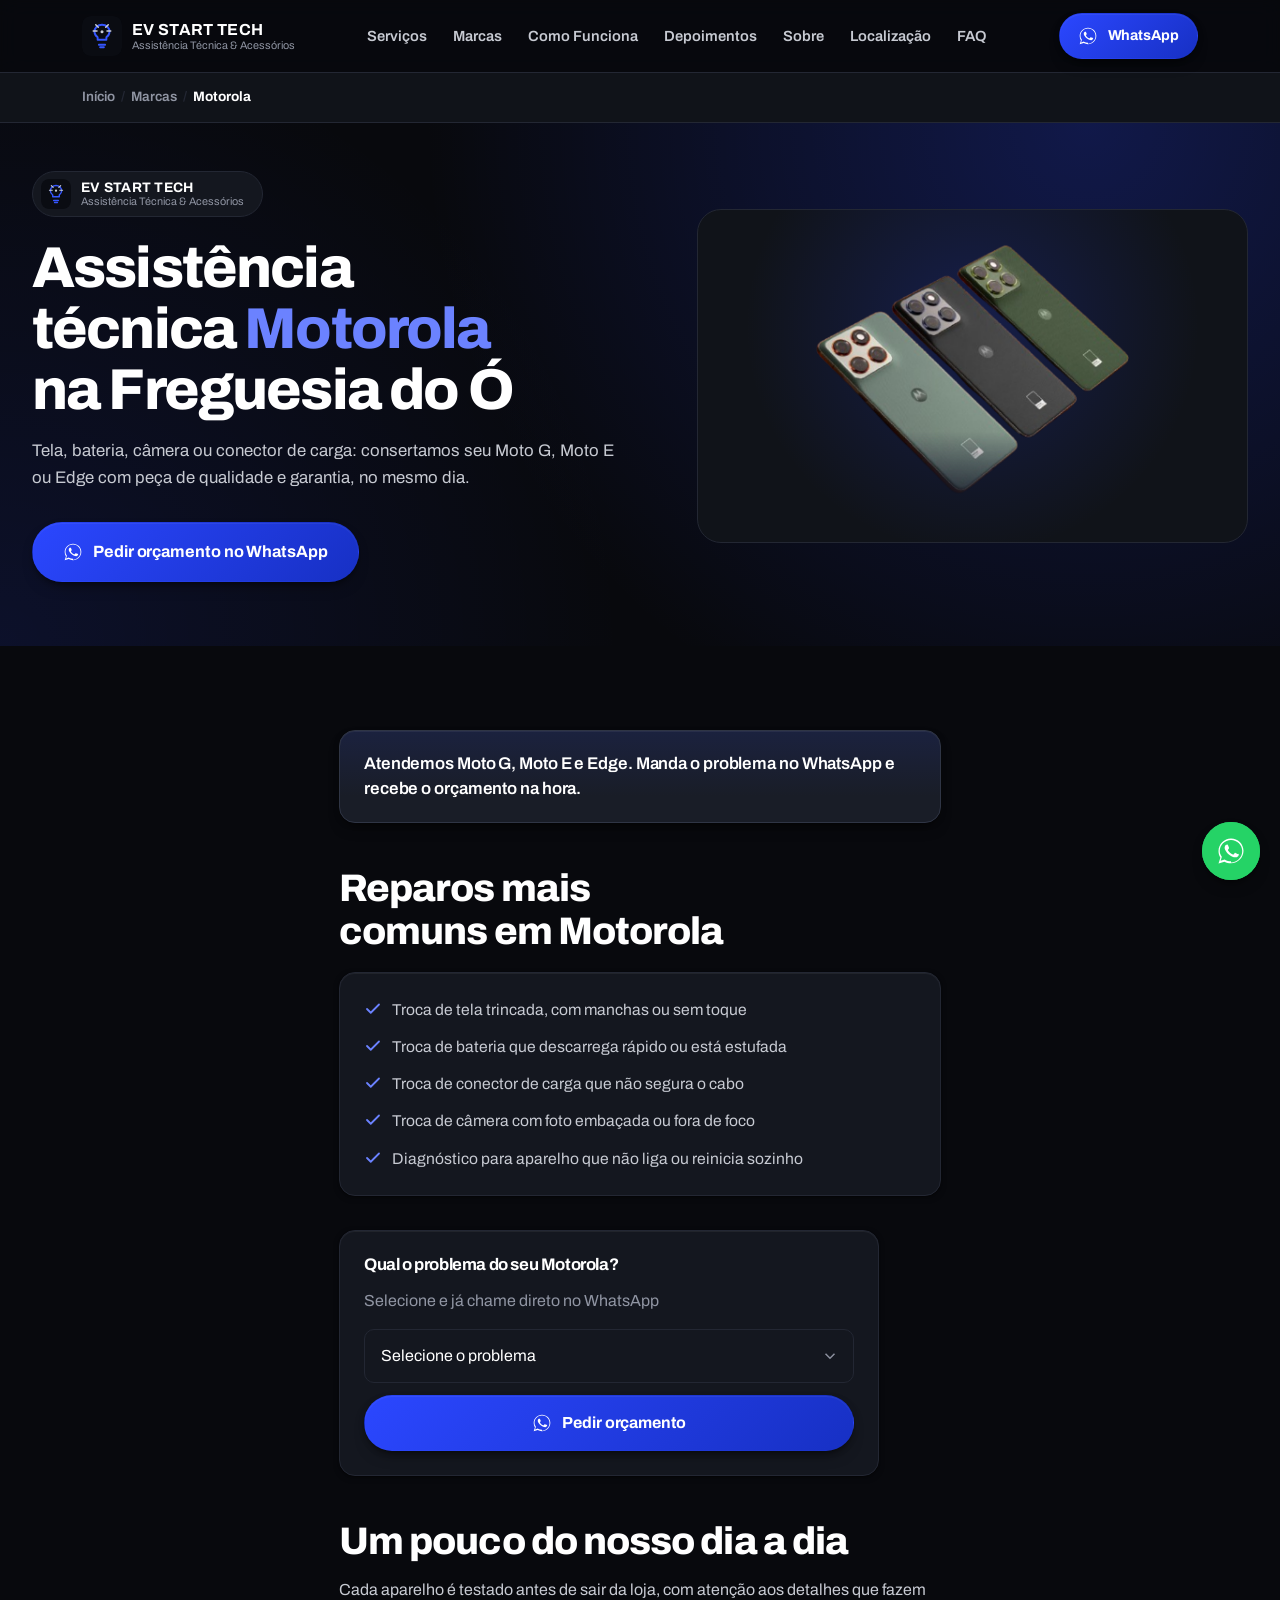
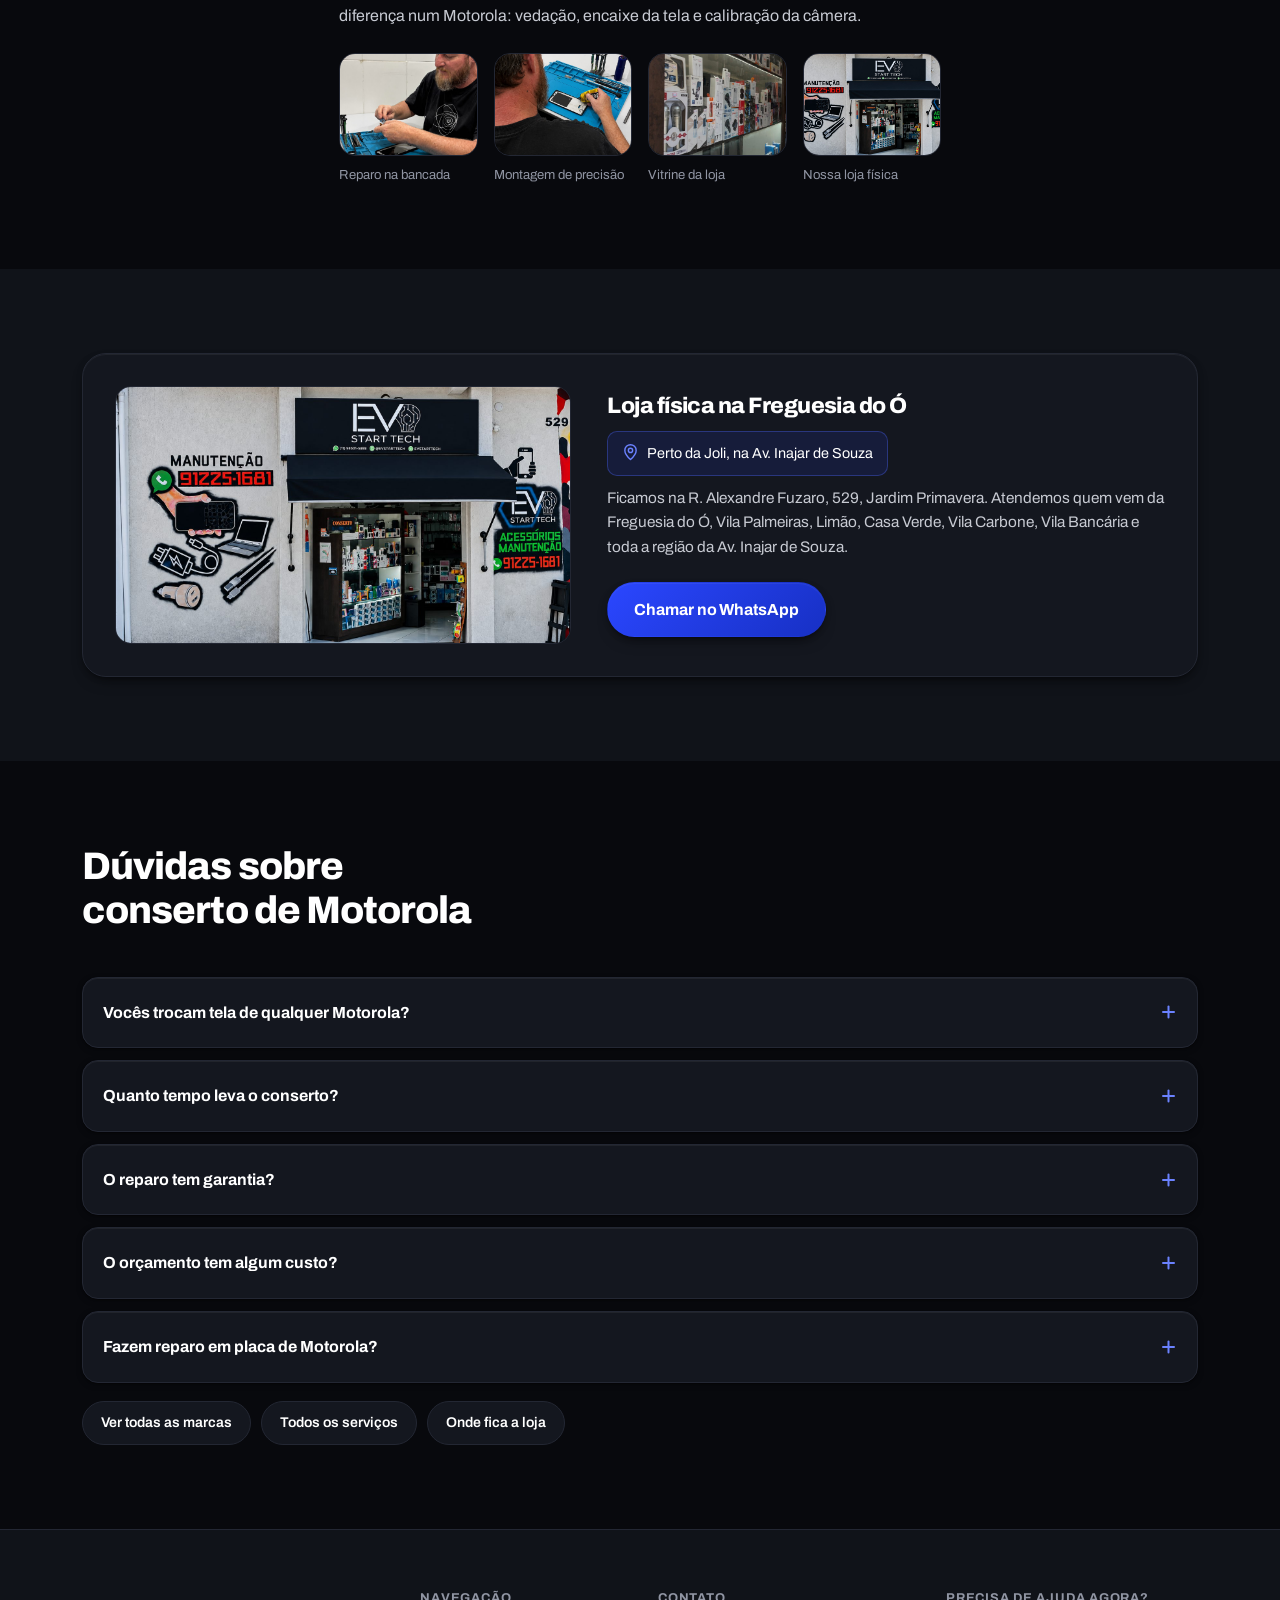
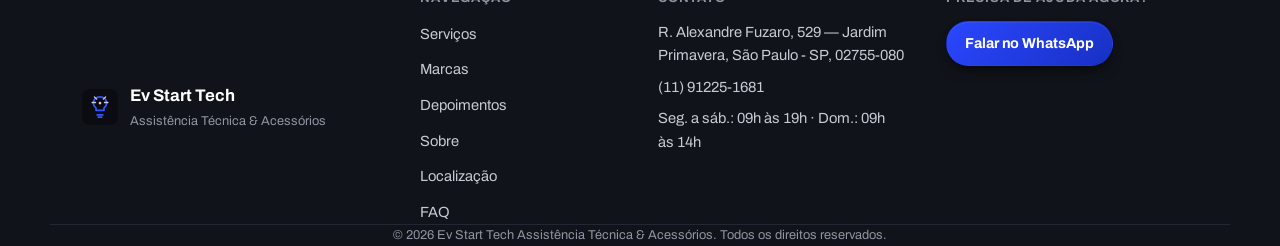
<file: assistencia-tecnica-motorola.html>
<!DOCTYPE html>
<html lang="pt-BR">
<head>
<meta charset="UTF-8">
<meta name="viewport" content="width=device-width, initial-scale=1, viewport-fit=cover">
<title>Assistência Técnica Motorola na Freguesia do Ó | Ev Start Tech</title>
<meta name="description" content="Assistência técnica especializada em celulares Motorola Moto G, Moto E e Edge na Freguesia do Ó, Zona Norte de São Paulo. Troca de tela, bateria, câmera e mais. Orçamento grátis pelo WhatsApp e garantia.">
<link rel="canonical" href="https://evstarttech.com.br/assistencia-tecnica-motorola.html">
<meta name="robots" content="index, follow">
<meta name="theme-color" content="#0a0c12">
<meta name="author" content="Ev Start Tech Assistência Técnica & Acessórios">

<!-- Open Graph -->
<meta property="og:type" content="website">
<meta property="og:site_name" content="Ev Start Tech Assistência Técnica & Acessórios">
<meta property="og:title" content="Assistência Técnica Motorola na Freguesia do Ó | Ev Start Tech">
<meta property="og:description" content="Conserto de celular Motorola com técnico especializado, peça de qualidade e garantia. Orçamento grátis pelo WhatsApp.">
<meta property="og:image" content="https://evstarttech.com.br/assets/img/marca-motorola.png">
<meta property="og:url" content="https://evstarttech.com.br/assistencia-tecnica-motorola.html">
<meta property="og:locale" content="pt_BR">

<!-- Twitter -->
<meta name="twitter:card" content="summary_large_image">
<meta name="twitter:title" content="Assistência Técnica Motorola na Freguesia do Ó | Ev Start Tech">
<meta name="twitter:description" content="Conserto de celular Motorola com técnico especializado, peça de qualidade e garantia. Orçamento grátis pelo WhatsApp.">
<meta name="twitter:image" content="https://evstarttech.com.br/assets/img/marca-motorola.png">

<link rel="icon" type="image/svg+xml" href="assets/img/favicon.svg">
<link rel="manifest" href="site.webmanifest">
<link rel="preload" href="assets/fonts/archivo-latin.woff2" as="font" type="font/woff2" crossorigin>
<link rel="preload" href="css/style.css" as="style">
<link rel="stylesheet" href="css/style.css">

<script type="application/ld+json">
{
  "@context": "https://schema.org",
  "@type": "Service",
  "serviceType": "Assistência técnica para celulares Motorola",
  "name": "Assistência Técnica Motorola",
  "description": "Conserto de celulares Motorola Moto G, Moto E e Edge: troca de tela, bateria, câmera e conector de carga, com peça de qualidade e garantia, realizado por técnico especializado.",
  "provider": {
    "@type": "ElectronicsStore",
    "@id": "https://evstarttech.com.br/#negocio",
    "name": "Ev Start Tech Assistência Técnica & Acessórios",
    "telephone": "+5511912251681",
    "address": {
      "@type": "PostalAddress",
      "streetAddress": "R. Alexandre Fuzaro, 529 - Jardim Primavera",
      "addressLocality": "São Paulo",
      "addressRegion": "SP",
      "postalCode": "02755-080",
      "addressCountry": "BR"
    }
  },
  "areaServed": [
    {"@type": "Place", "name": "Freguesia do Ó"},
    {"@type": "Place", "name": "Vila Palmeiras"},
    {"@type": "Place", "name": "Inajar de Souza"},
    {"@type": "Place", "name": "Zona Norte de São Paulo"}
  ]
}
</script>
<script type="application/ld+json">
{
  "@context": "https://schema.org",
  "@type": "BreadcrumbList",
  "itemListElement": [
    {"@type": "ListItem", "position": 1, "name": "Início", "item": "https://evstarttech.com.br/"},
    {"@type": "ListItem", "position": 2, "name": "Marcas", "item": "https://evstarttech.com.br/#marcas"},
    {"@type": "ListItem", "position": 3, "name": "Motorola", "item": "https://evstarttech.com.br/assistencia-tecnica-motorola.html"}
  ]
}
</script>
<script type="application/ld+json">
{
  "@context": "https://schema.org",
  "@type": "FAQPage",
  "mainEntity": [
    {
      "@type": "Question",
      "name": "Vocês trocam tela de qualquer Motorola?",
      "acceptedAnswer": {"@type": "Answer", "text": "Atendemos as linhas Moto G, Moto E e Edge, dos modelos mais simples aos top de linha. Manda o modelo no WhatsApp que a gente confirma a peça na hora."}
    },
    {
      "@type": "Question",
      "name": "Quanto tempo leva o conserto?",
      "acceptedAnswer": {"@type": "Answer", "text": "A maioria dos reparos, como troca de tela ou bateria, sai no mesmo dia. Depende do modelo e da disponibilidade da peça."}
    },
    {
      "@type": "Question",
      "name": "O reparo tem garantia?",
      "acceptedAnswer": {"@type": "Answer", "text": "Sim. Todo serviço feito em aparelhos Motorola na Ev Start Tech sai com garantia, tanto da peça quanto do serviço."}
    },
    {
      "@type": "Question",
      "name": "O orçamento tem algum custo?",
      "acceptedAnswer": {"@type": "Answer", "text": "Não. O diagnóstico e o orçamento são gratuitos e sem compromisso. Você só decide depois de saber o valor exato."}
    },
    {
      "@type": "Question",
      "name": "Fazem reparo em placa de Motorola?",
      "acceptedAnswer": {"@type": "Answer", "text": "Sim, fazemos diagnóstico técnico para aparelhos que não ligam ou têm problema na placa. Traga o aparelho para avaliação, o diagnóstico é gratuito."}
    }
  ]
}
</script>
</head>
<body>

<a class="skip-link" href="#conteudo">Pular para o conteúdo</a>

<!-- HEADER -->
<header class="site-header" id="topo">
  <div class="container header-inner">
    <a href="index.html" class="brand" aria-label="Ev Start Tech - Início">
      <img src="assets/img/favicon.svg" alt="" width="40" height="40" class="brand-mark">
      <span class="brand-text">
        <strong>EV START TECH</strong>
        <small>Assistência Técnica &amp; Acessórios</small>
      </span>
    </a>

    <nav class="main-nav" id="main-nav" aria-label="Navegação principal">
      <ul>
        <li class="has-dropdown">
          <a href="index.html#servicos">Serviços</a>
          <ul class="dropdown">
            <li><a href="troca-de-tela-iphone.html">Troca de Tela de iPhone</a></li>
            <li><a href="troca-de-bateria.html">Troca de Bateria</a></li>
            <li><a href="troca-de-conector-de-carga.html">Troca de Conector de Carga</a></li>
            <li><a href="troca-de-camera.html">Troca de Câmera</a></li>
          </ul>
        </li>
        <li class="has-dropdown">
          <a href="index.html#marcas">Marcas</a>
          <ul class="dropdown">
            <li><a href="assistencia-tecnica-samsung.html">Assistência Samsung</a></li>
            <li><a href="assistencia-tecnica-motorola.html">Assistência Motorola</a></li>
          </ul>
        </li>
        <li><a href="index.html#como-funciona">Como Funciona</a></li>
        <li><a href="index.html#depoimentos">Depoimentos</a></li>
        <li><a href="index.html#sobre">Sobre</a></li>
        <li class="has-dropdown">
          <a href="index.html#localizacao">Localização</a>
          <ul class="dropdown">
            <li><a href="assistencia-tecnica-vila-palmeiras.html">Vila Palmeiras</a></li>
            <li><a href="assistencia-tecnica-limao.html">Limão</a></li>
            <li><a href="assistencia-tecnica-casa-verde.html">Casa Verde</a></li>
            <li><a href="assistencia-tecnica-vila-carbone.html">Vila Carbone</a></li>
            <li><a href="assistencia-tecnica-vila-bancaria.html">Vila Bancária</a></li>
          </ul>
        </li>
        <li><a href="index.html#faq">FAQ</a></li>
      </ul>
    </nav>

    <div class="header-actions">
      <a class="btn btn-primary btn-sm" href="https://wa.me/5511912251681?text=Ol%C3%A1!%20Vim%20pelo%20site%20e%20gostaria%20de%20um%20or%C3%A7amento%20para%20o%20meu%20Motorola." target="_blank" rel="noopener" aria-label="Falar no WhatsApp">
        <svg class="icon" viewBox="0 0 24 24" aria-hidden="true"><path d="M17.5 14.4c-.3-.1-1.7-.8-1.9-.9-.3-.1-.5-.1-.6.1-.2.3-.7.9-.9 1.1-.2.2-.3.2-.6.1-.3-.1-1.2-.5-2.3-1.4-.9-.8-1.4-1.7-1.6-2-.2-.3 0-.5.1-.6.1-.1.3-.3.4-.5.1-.2.2-.3.3-.5.1-.2 0-.4 0-.5C10.3 9 9.8 7.8 9.6 7.3c-.2-.5-.4-.4-.6-.4h-.5c-.2 0-.5.1-.7.3-.2.3-.9.9-.9 2.2s1 2.6 1.1 2.7c.1.2 2 3 4.7 4.2.7.3 1.2.5 1.6.6.7.2 1.3.2 1.8.1.5-.1 1.7-.7 1.9-1.3.2-.7.2-1.2.2-1.3-.1-.1-.3-.2-.6-.3z"/><path d="M12 2C6.5 2 2 6.5 2 12c0 1.9.5 3.7 1.5 5.3L2 22l4.8-1.5c1.5.8 3.3 1.3 5.2 1.3 5.5 0 10-4.5 10-10S17.5 2 12 2zm0 18.2c-1.7 0-3.4-.5-4.8-1.3l-.3-.2-3.2 1 1-3.1-.2-.3C3.5 15 3 13.5 3 12c0-4.9 4-8.9 9-8.9s9 4 9 8.9-4 9.2-9 9.2z"/></svg>
        <span class="btn-label">WhatsApp</span>
      </a>
      <button class="nav-toggle" id="navToggle" aria-expanded="false" aria-controls="main-nav" aria-label="Abrir menu">
        <span></span><span></span><span></span>
      </button>
    </div>
  </div>
</header>

<!-- BREADCRUMB -->
<div class="breadcrumb-bar">
  <div class="container">
    <a href="index.html">Início</a>
    <span> / </span>
    <a href="index.html#marcas">Marcas</a>
    <span> / </span>
    <span>Motorola</span>
  </div>
</div>

<main id="conteudo">

  <!-- HERO -->
  <section class="hero page-hero">
    <div class="container hero-grid">
      <div class="hero-copy reveal">
        <div class="page-brand-tag">
          <img src="assets/img/favicon.svg" alt="">
          <span>
            <strong>EV START TECH</strong>
            <small>Assistência Técnica &amp; Acessórios</small>
          </span>
        </div>

        <h1>Assistência técnica <span class="text-accent">Motorola</span> na Freguesia do Ó</h1>
        <p class="hero-sub">Tela, bateria, câmera ou conector de carga: consertamos seu Moto G, Moto E ou Edge com peça de qualidade e garantia, no mesmo dia.</p>

        <div class="hero-ctas">
          <a class="btn btn-primary btn-lg" href="https://wa.me/5511912251681?text=Ol%C3%A1!%20Tenho%20um%20Motorola%20para%20consertar%2C%20pode%20me%20passar%20um%20or%C3%A7amento%3F" target="_blank" rel="noopener">
            <svg class="icon" viewBox="0 0 24 24" aria-hidden="true"><path d="M17.5 14.4c-.3-.1-1.7-.8-1.9-.9-.3-.1-.5-.1-.6.1-.2.3-.7.9-.9 1.1-.2.2-.3.2-.6.1-.3-.1-1.2-.5-2.3-1.4-.9-.8-1.4-1.7-1.6-2-.2-.3 0-.5.1-.6.1-.1.3-.3.4-.5.1-.2.2-.3.3-.5.1-.2 0-.4 0-.5C10.3 9 9.8 7.8 9.6 7.3c-.2-.5-.4-.4-.6-.4h-.5c-.2 0-.5.1-.7.3-.2.3-.9.9-.9 2.2s1 2.6 1.1 2.7c.1.2 2 3 4.7 4.2.7.3 1.2.5 1.6.6.7.2 1.3.2 1.8.1.5-.1 1.7-.7 1.9-1.3.2-.7.2-1.2.2-1.3-.1-.1-.3-.2-.6-.3z"/><path d="M12 2C6.5 2 2 6.5 2 12c0 1.9.5 3.7 1.5 5.3L2 22l4.8-1.5c1.5.8 3.3 1.3 5.2 1.3 5.5 0 10-4.5 10-10S17.5 2 12 2zm0 18.2c-1.7 0-3.4-.5-4.8-1.3l-.3-.2-3.2 1 1-3.1-.2-.3C3.5 15 3 13.5 3 12c0-4.9 4-8.9 9-8.9s9 4 9 8.9-4 9.2-9 9.2z"/></svg>
            Pedir orçamento no WhatsApp
          </a>
        </div>
      </div>

      <div class="hero-media reveal">
        <div class="page-hero-media">
          <img src="assets/img/marca-motorola.png" alt="Linha de celulares Motorola atendidos pela Ev Start Tech" width="800" height="598" loading="eager" fetchpriority="high">
        </div>
      </div>
    </div>
  </section>

  <!-- CONTEÚDO -->
  <section class="section" id="sobre-o-servico">
    <div class="container prose reveal">
      <p class="lead-highlight">Atendemos Moto G, Moto E e Edge. Manda o problema no WhatsApp e recebe o orçamento na hora.</p>

      <h2>Reparos mais comuns em Motorola</h2>
      <ul class="check-list">
        <li>
          <svg viewBox="0 0 24 24" fill="none" stroke="currentColor" stroke-width="2.4" stroke-linecap="round" stroke-linejoin="round" aria-hidden="true"><path d="M20 6L9 17l-5-5"/></svg>
          Troca de tela trincada, com manchas ou sem toque
        </li>
        <li>
          <svg viewBox="0 0 24 24" fill="none" stroke="currentColor" stroke-width="2.4" stroke-linecap="round" stroke-linejoin="round" aria-hidden="true"><path d="M20 6L9 17l-5-5"/></svg>
          Troca de bateria que descarrega rápido ou está estufada
        </li>
        <li>
          <svg viewBox="0 0 24 24" fill="none" stroke="currentColor" stroke-width="2.4" stroke-linecap="round" stroke-linejoin="round" aria-hidden="true"><path d="M20 6L9 17l-5-5"/></svg>
          Troca de conector de carga que não segura o cabo
        </li>
        <li>
          <svg viewBox="0 0 24 24" fill="none" stroke="currentColor" stroke-width="2.4" stroke-linecap="round" stroke-linejoin="round" aria-hidden="true"><path d="M20 6L9 17l-5-5"/></svg>
          Troca de câmera com foto embaçada ou fora de foco
        </li>
        <li>
          <svg viewBox="0 0 24 24" fill="none" stroke="currentColor" stroke-width="2.4" stroke-linecap="round" stroke-linejoin="round" aria-hidden="true"><path d="M20 6L9 17l-5-5"/></svg>
          Diagnóstico para aparelho que não liga ou reinicia sozinho
        </li>
      </ul>

      <div class="model-picker">
        <h2>Qual o problema do seu Motorola?</h2>
        <p>Selecione e já chame direto no WhatsApp</p>
        <form class="model-picker-form" id="motorolaForm">
          <select id="motorolaIssue" name="problema" required aria-label="Selecione o problema do seu Motorola">
            <option value="" disabled selected>Selecione o problema</option>
            <option value="com a tela do meu Motorola quebrada">Tela quebrada</option>
            <option value="com a bateria do meu Motorola fraca">Bateria fraca</option>
            <option value="com o conector de carga do meu Motorola solto">Conector de carga solto</option>
            <option value="com a câmera do meu Motorola com problema">Câmera com problema</option>
            <option value="com um Motorola que não liga">Um Motorola que não liga</option>
            <option value="com outro problema no meu Motorola">Outro problema</option>
          </select>
          <button class="btn btn-primary" type="submit">
            <svg class="icon" viewBox="0 0 24 24" aria-hidden="true"><path d="M17.5 14.4c-.3-.1-1.7-.8-1.9-.9-.3-.1-.5-.1-.6.1-.2.3-.7.9-.9 1.1-.2.2-.3.2-.6.1-.3-.1-1.2-.5-2.3-1.4-.9-.8-1.4-1.7-1.6-2-.2-.3 0-.5.1-.6.1-.1.3-.3.4-.5.1-.2.2-.3.3-.5.1-.2 0-.4 0-.5C10.3 9 9.8 7.8 9.6 7.3c-.2-.5-.4-.4-.6-.4h-.5c-.2 0-.5.1-.7.3-.2.3-.9.9-.9 2.2s1 2.6 1.1 2.7c.1.2 2 3 4.7 4.2.7.3 1.2.5 1.6.6.7.2 1.3.2 1.8.1.5-.1 1.7-.7 1.9-1.3.2-.7.2-1.2.2-1.3-.1-.1-.3-.2-.6-.3z"/><path d="M12 2C6.5 2 2 6.5 2 12c0 1.9.5 3.7 1.5 5.3L2 22l4.8-1.5c1.5.8 3.3 1.3 5.2 1.3 5.5 0 10-4.5 10-10S17.5 2 12 2zm0 18.2c-1.7 0-3.4-.5-4.8-1.3l-.3-.2-3.2 1 1-3.1-.2-.3C3.5 15 3 13.5 3 12c0-4.9 4-8.9 9-8.9s9 4 9 8.9-4 9.2-9 9.2z"/></svg>
            Pedir orçamento
          </button>
        </form>
      </div>

      <h2>Um pouco do nosso dia a dia</h2>
      <p>Cada aparelho é testado antes de sair da loja, com atenção aos detalhes que fazem diferença num Motorola: vedação, encaixe da tela e calibração da câmera.</p>
      <div class="service-photos">
        <figure>
          <img src="assets/img/sobre-dono-1.jpg" alt="Técnico da Ev Start Tech reparando um celular na bancada" width="900" height="1599" loading="lazy" decoding="async">
          <figcaption>Reparo na bancada</figcaption>
        </figure>
        <figure>
          <img src="assets/img/sobre-dono-2.jpg" alt="Técnico da Ev Start Tech aplicando cola de precisão durante o reparo de um aparelho" width="900" height="1599" loading="lazy" decoding="async">
          <figcaption>Montagem de precisão</figcaption>
        </figure>
        <figure>
          <img src="assets/img/sobre-loja-1.jpg" alt="Vitrine da Ev Start Tech com acessórios organizados" width="900" height="1600" loading="lazy" decoding="async">
          <figcaption>Vitrine da loja</figcaption>
        </figure>
        <figure>
          <img src="assets/img/fachada-evstart-tech.jpg" alt="Fachada da loja Ev Start Tech na Rua Alexandre Fuzaro" width="1400" height="788" loading="lazy" decoding="async">
          <figcaption>Nossa loja física</figcaption>
        </figure>
      </div>
    </div>
  </section>

  <!-- LOJA -->
  <section class="section section-alt" id="a-loja">
    <div class="container reveal">
      <div class="store-block">
        <img src="assets/img/fachada-evstart-tech.jpg" alt="Fachada da loja Ev Start Tech na Rua Alexandre Fuzaro, Jardim Primavera" width="1400" height="788" loading="lazy" decoding="async">
        <div>
          <h2>Loja física na Freguesia do Ó</h2>
          <div class="store-landmark">
            <svg viewBox="0 0 24 24" fill="none" stroke="currentColor" stroke-width="2" stroke-linecap="round" stroke-linejoin="round" aria-hidden="true"><path d="M12 22s8-7.5 8-13a8 8 0 1 0-16 0c0 5.5 8 13 8 13z"/><circle cx="12" cy="9" r="3"/></svg>
            Perto da Joli, na Av. Inajar de Souza
          </div>
          <p>Ficamos na R. Alexandre Fuzaro, 529, Jardim Primavera. Atendemos quem vem da Freguesia do Ó, Vila Palmeiras, Limão, Casa Verde, Vila Carbone, Vila Bancária e toda a região da Av. Inajar de Souza.</p>
          <a class="btn btn-primary" href="https://wa.me/5511912251681?text=Ol%C3%A1!%20Quero%20saber%20como%20chegar%20na%20loja." target="_blank" rel="noopener">Chamar no WhatsApp</a>
        </div>
      </div>
    </div>
  </section>

  <!-- FAQ -->
  <section class="section" id="faq">
    <div class="container">
      <header class="section-head reveal">
        <h2>Dúvidas sobre conserto de Motorola</h2>
      </header>

      <div class="faq-list reveal">
        <details class="faq-item">
          <summary>Vocês trocam tela de qualquer Motorola?</summary>
          <p>Atendemos as linhas Moto G, Moto E e Edge, dos modelos mais simples aos top de linha. Manda o modelo no WhatsApp que a gente confirma a peça na hora.</p>
        </details>
        <details class="faq-item">
          <summary>Quanto tempo leva o conserto?</summary>
          <p>A maioria dos reparos, como troca de tela ou bateria, sai no mesmo dia. Depende do modelo e da disponibilidade da peça.</p>
        </details>
        <details class="faq-item">
          <summary>O reparo tem garantia?</summary>
          <p>Sim. Todo serviço feito em aparelhos Motorola na Ev Start Tech sai com garantia, tanto da peça quanto do serviço.</p>
        </details>
        <details class="faq-item">
          <summary>O orçamento tem algum custo?</summary>
          <p>Não. O diagnóstico e o orçamento são gratuitos e sem compromisso. Você só decide depois de saber o valor exato.</p>
        </details>
        <details class="faq-item">
          <summary>Fazem reparo em placa de Motorola?</summary>
          <p>Sim, fazemos diagnóstico técnico para aparelhos que não ligam ou têm problema na placa. Traga o aparelho para avaliação, o diagnóstico é gratuito.</p>
        </details>
      </div>

      <p class="related-links">
        <a href="index.html#marcas">Ver todas as marcas</a>
        <a href="index.html#servicos">Todos os serviços</a>
        <a href="index.html#localizacao">Onde fica a loja</a>
      </p>
    </div>
  </section>

</main>

<!-- RODAPÉ -->
<footer class="site-footer">
  <div class="container footer-grid">
    <div class="footer-brand">
      <img src="assets/img/favicon.svg" alt="" width="36" height="36">
      <div>
        <strong>Ev Start Tech</strong>
        <p>Assistência Técnica &amp; Acessórios</p>
      </div>
    </div>

    <nav aria-label="Links do rodapé">
      <h3>Navegação</h3>
      <ul>
        <li><a href="index.html#servicos">Serviços</a></li>
        <li><a href="index.html#marcas">Marcas</a></li>
        <li><a href="index.html#depoimentos">Depoimentos</a></li>
        <li><a href="index.html#sobre">Sobre</a></li>
        <li><a href="index.html#localizacao">Localização</a></li>
        <li><a href="index.html#faq">FAQ</a></li>
      </ul>
    </nav>

    <div class="footer-contact">
      <h3>Contato</h3>
      <p>R. Alexandre Fuzaro, 529 — Jardim Primavera, São Paulo - SP, 02755-080</p>
      <p><a href="tel:+5511912251681">(11) 91225-1681</a></p>
      <p>Seg. a sáb.: 09h às 19h · Dom.: 09h às 14h</p>
    </div>

    <div class="footer-cta">
      <h3>Precisa de ajuda agora?</h3>
      <a class="btn btn-primary btn-sm" href="https://wa.me/5511912251681?text=Ol%C3%A1!%20Vim%20pelo%20site%20e%20gostaria%20de%20um%20or%C3%A7amento." target="_blank" rel="noopener">Falar no WhatsApp</a>
    </div>
  </div>

  <div class="container footer-bottom">
    <p>© <span id="year"></span> Ev Start Tech Assistência Técnica &amp; Acessórios. Todos os direitos reservados.</p>
  </div>
</footer>

<!-- BOTÕES FLUTUANTES -->
<a class="whatsapp-float" href="https://wa.me/5511912251681?text=Ol%C3%A1!%20Vim%20pelo%20site%20e%20gostaria%20de%20um%20or%C3%A7amento." target="_blank" rel="noopener" aria-label="Falar no WhatsApp">
  <svg viewBox="0 0 24 24" aria-hidden="true"><path d="M17.5 14.4c-.3-.1-1.7-.8-1.9-.9-.3-.1-.5-.1-.6.1-.2.3-.7.9-.9 1.1-.2.2-.3.2-.6.1-.3-.1-1.2-.5-2.3-1.4-.9-.8-1.4-1.7-1.6-2-.2-.3 0-.5.1-.6.1-.1.3-.3.4-.5.1-.2.2-.3.3-.5.1-.2 0-.4 0-.5C10.3 9 9.8 7.8 9.6 7.3c-.2-.5-.4-.4-.6-.4h-.5c-.2 0-.5.1-.7.3-.2.3-.9.9-.9 2.2s1 2.6 1.1 2.7c.1.2 2 3 4.7 4.2.7.3 1.2.5 1.6.6.7.2 1.3.2 1.8.1.5-.1 1.7-.7 1.9-1.3.2-.7.2-1.2.2-1.3-.1-.1-.3-.2-.6-.3z"/><path d="M12 2C6.5 2 2 6.5 2 12c0 1.9.5 3.7 1.5 5.3L2 22l4.8-1.5c1.5.8 3.3 1.3 5.2 1.3 5.5 0 10-4.5 10-10S17.5 2 12 2zm0 18.2c-1.7 0-3.4-.5-4.8-1.3l-.3-.2-3.2 1 1-3.1-.2-.3C3.5 15 3 13.5 3 12c0-4.9 4-8.9 9-8.9s9 4 9 8.9-4 9.2-9 9.2z"/></svg>
</a>

<button class="back-to-top" id="backToTop" aria-label="Voltar ao topo">
  <svg viewBox="0 0 24 24" aria-hidden="true"><path d="M12 19V5M5 12l7-7 7 7" fill="none" stroke="currentColor" stroke-width="2.2" stroke-linecap="round" stroke-linejoin="round"/></svg>
</button>

<script src="js/script.js" defer></script>
<script>
(function () {
  "use strict";
  var form = document.getElementById("motorolaForm");
  if (!form) return;
  form.addEventListener("submit", function (event) {
    event.preventDefault();
    var select = document.getElementById("motorolaIssue");
    if (!select.value) return;
    var message = "Olá! Estou " + select.value + ". Pode me passar um orçamento?";
    var url = "https://wa.me/5511912251681?text=" + encodeURIComponent(message);
    window.open(url, "_blank", "noopener");
  });
})();
</script>
</body>
</html>
</file>
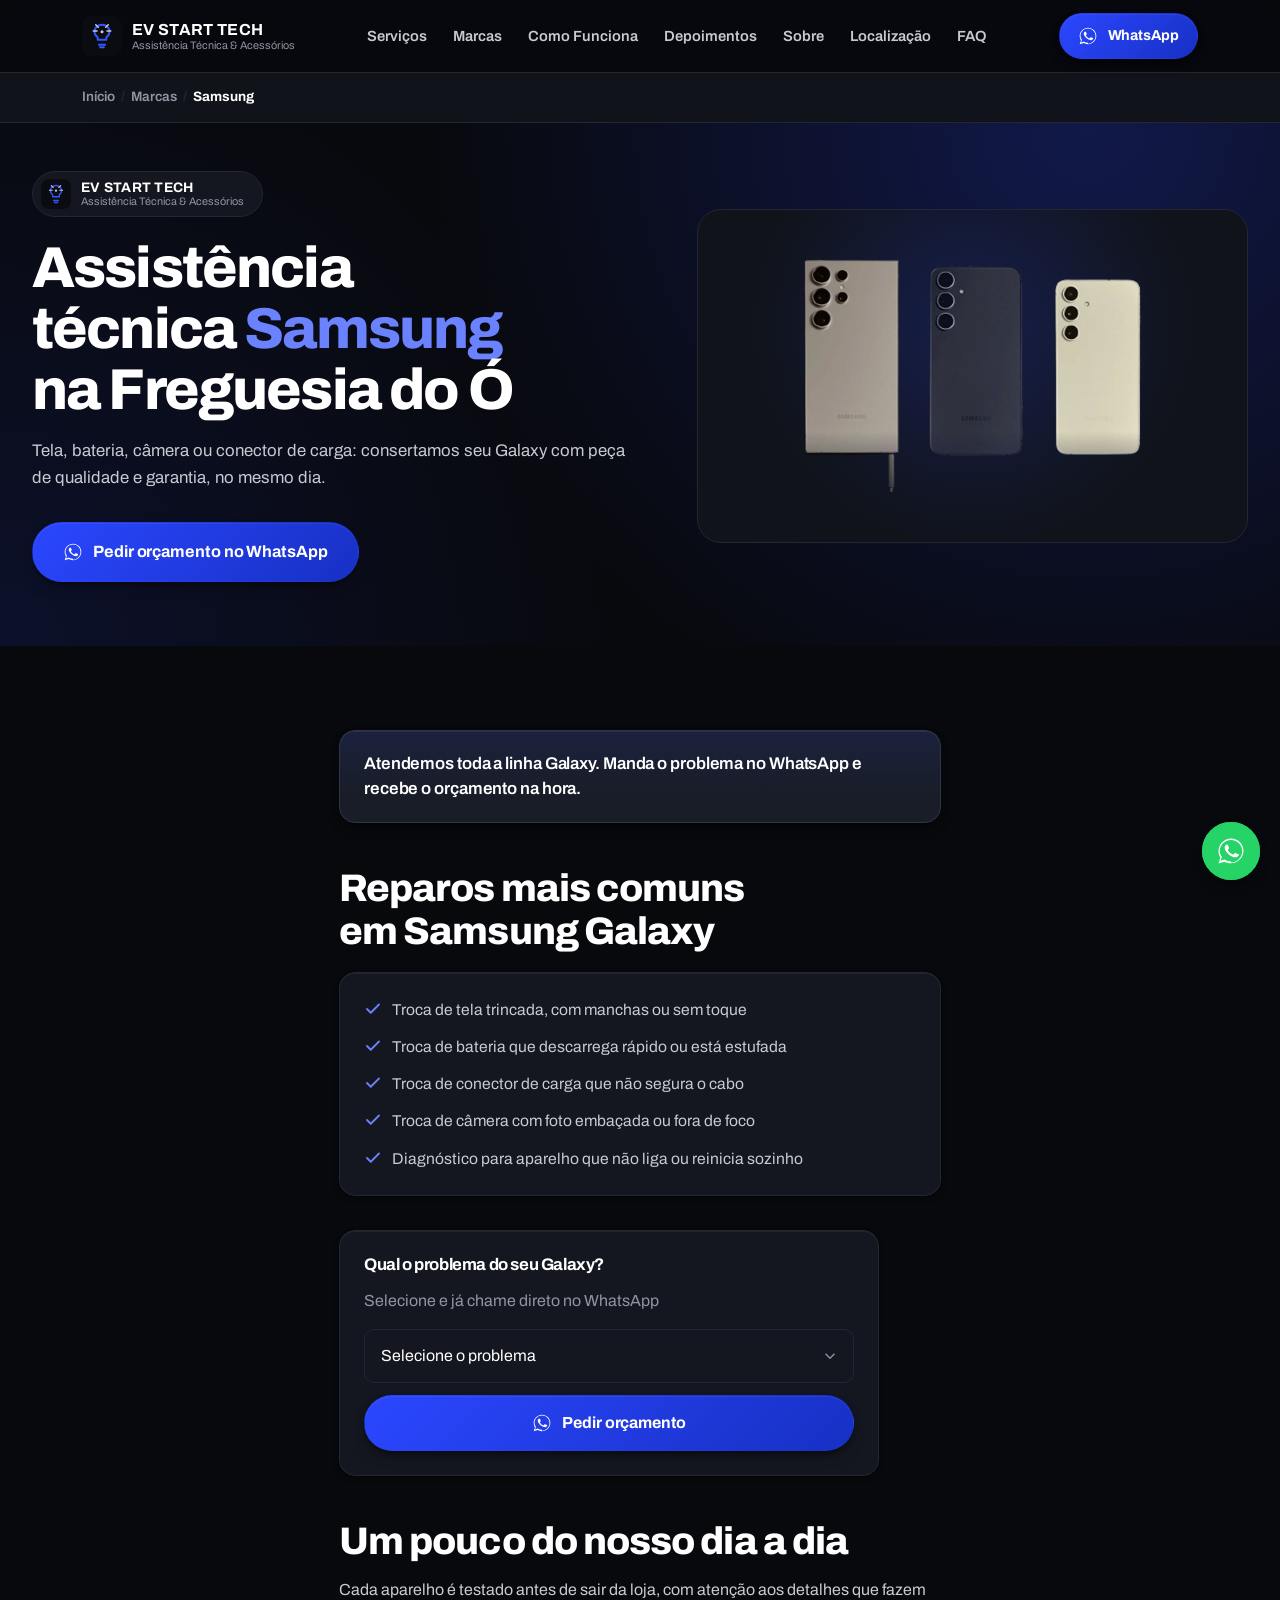
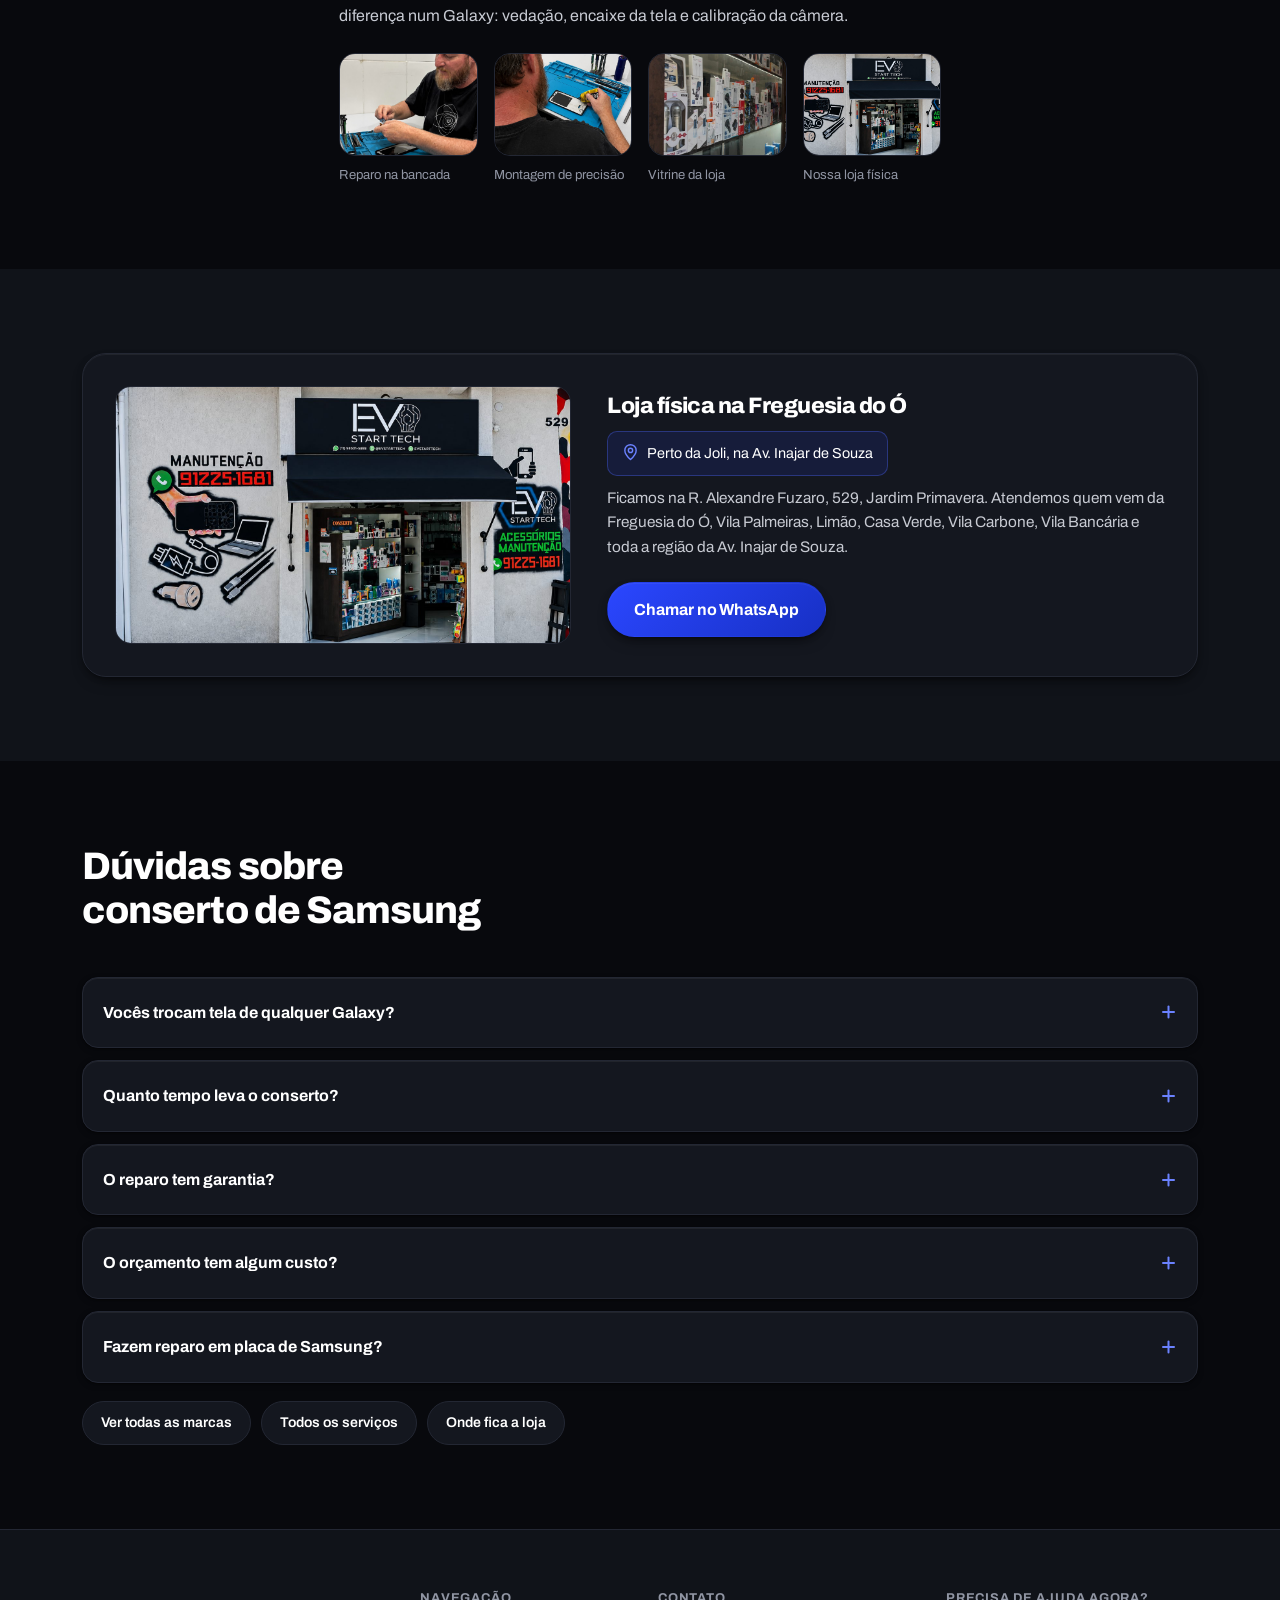
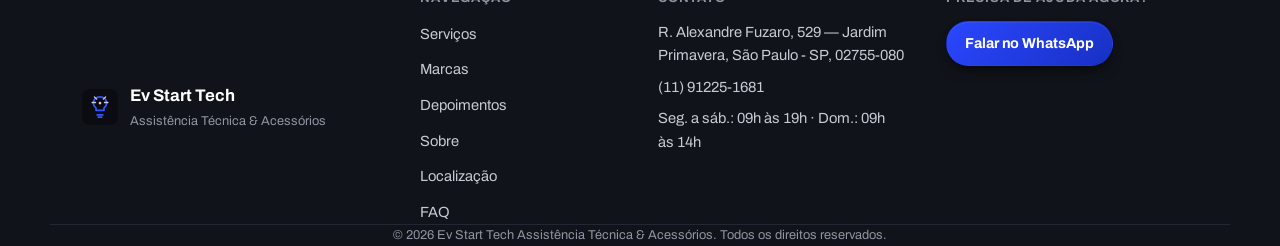
<file: assistencia-tecnica-samsung.html>
<!DOCTYPE html>
<html lang="pt-BR">
<head>
<meta charset="UTF-8">
<meta name="viewport" content="width=device-width, initial-scale=1, viewport-fit=cover">
<title>Assistência Técnica Samsung na Freguesia do Ó | Ev Start Tech</title>
<meta name="description" content="Assistência técnica especializada em celulares Samsung Galaxy na Freguesia do Ó, Zona Norte de São Paulo. Troca de tela, bateria, câmera e mais. Orçamento grátis pelo WhatsApp e garantia.">
<link rel="canonical" href="https://evstarttech.com.br/assistencia-tecnica-samsung.html">
<meta name="robots" content="index, follow">
<meta name="theme-color" content="#0a0c12">
<meta name="author" content="Ev Start Tech Assistência Técnica & Acessórios">

<!-- Open Graph -->
<meta property="og:type" content="website">
<meta property="og:site_name" content="Ev Start Tech Assistência Técnica & Acessórios">
<meta property="og:title" content="Assistência Técnica Samsung na Freguesia do Ó | Ev Start Tech">
<meta property="og:description" content="Conserto de celular Samsung Galaxy com técnico especializado, peça de qualidade e garantia. Orçamento grátis pelo WhatsApp.">
<meta property="og:image" content="https://evstarttech.com.br/assets/img/marca-samsung.png">
<meta property="og:url" content="https://evstarttech.com.br/assistencia-tecnica-samsung.html">
<meta property="og:locale" content="pt_BR">

<!-- Twitter -->
<meta name="twitter:card" content="summary_large_image">
<meta name="twitter:title" content="Assistência Técnica Samsung na Freguesia do Ó | Ev Start Tech">
<meta name="twitter:description" content="Conserto de celular Samsung Galaxy com técnico especializado, peça de qualidade e garantia. Orçamento grátis pelo WhatsApp.">
<meta name="twitter:image" content="https://evstarttech.com.br/assets/img/marca-samsung.png">

<link rel="icon" type="image/svg+xml" href="assets/img/favicon.svg">
<link rel="manifest" href="site.webmanifest">
<link rel="preload" href="assets/fonts/archivo-latin.woff2" as="font" type="font/woff2" crossorigin>
<link rel="preload" href="css/style.css" as="style">
<link rel="stylesheet" href="css/style.css">

<script type="application/ld+json">
{
  "@context": "https://schema.org",
  "@type": "Service",
  "serviceType": "Assistência técnica para celulares Samsung",
  "name": "Assistência Técnica Samsung",
  "description": "Conserto de celulares Samsung Galaxy: troca de tela, bateria, câmera e conector de carga, com peça de qualidade e garantia, realizado por técnico especializado.",
  "provider": {
    "@type": "ElectronicsStore",
    "@id": "https://evstarttech.com.br/#negocio",
    "name": "Ev Start Tech Assistência Técnica & Acessórios",
    "telephone": "+5511912251681",
    "address": {
      "@type": "PostalAddress",
      "streetAddress": "R. Alexandre Fuzaro, 529 - Jardim Primavera",
      "addressLocality": "São Paulo",
      "addressRegion": "SP",
      "postalCode": "02755-080",
      "addressCountry": "BR"
    }
  },
  "areaServed": [
    {"@type": "Place", "name": "Freguesia do Ó"},
    {"@type": "Place", "name": "Vila Palmeiras"},
    {"@type": "Place", "name": "Inajar de Souza"},
    {"@type": "Place", "name": "Zona Norte de São Paulo"}
  ]
}
</script>
<script type="application/ld+json">
{
  "@context": "https://schema.org",
  "@type": "BreadcrumbList",
  "itemListElement": [
    {"@type": "ListItem", "position": 1, "name": "Início", "item": "https://evstarttech.com.br/"},
    {"@type": "ListItem", "position": 2, "name": "Marcas", "item": "https://evstarttech.com.br/#marcas"},
    {"@type": "ListItem", "position": 3, "name": "Samsung", "item": "https://evstarttech.com.br/assistencia-tecnica-samsung.html"}
  ]
}
</script>
<script type="application/ld+json">
{
  "@context": "https://schema.org",
  "@type": "FAQPage",
  "mainEntity": [
    {
      "@type": "Question",
      "name": "Vocês trocam tela de qualquer Galaxy?",
      "acceptedAnswer": {"@type": "Answer", "text": "Atendemos a linha completa Galaxy: A, M, S e Note, dos modelos mais simples aos top de linha. Manda o modelo no WhatsApp que a gente confirma a peça na hora."}
    },
    {
      "@type": "Question",
      "name": "Quanto tempo leva o conserto?",
      "acceptedAnswer": {"@type": "Answer", "text": "A maioria dos reparos, como troca de tela ou bateria, sai no mesmo dia. Depende do modelo e da disponibilidade da peça."}
    },
    {
      "@type": "Question",
      "name": "O reparo tem garantia?",
      "acceptedAnswer": {"@type": "Answer", "text": "Sim. Todo serviço feito em aparelhos Samsung na Ev Start Tech sai com garantia, tanto da peça quanto do serviço."}
    },
    {
      "@type": "Question",
      "name": "O orçamento tem algum custo?",
      "acceptedAnswer": {"@type": "Answer", "text": "Não. O diagnóstico e o orçamento são gratuitos e sem compromisso. Você só decide depois de saber o valor exato."}
    },
    {
      "@type": "Question",
      "name": "Fazem reparo em placa de Samsung?",
      "acceptedAnswer": {"@type": "Answer", "text": "Sim, fazemos diagnóstico técnico para aparelhos que não ligam ou têm problema na placa. Traga o aparelho para avaliação, o diagnóstico é gratuito."}
    }
  ]
}
</script>
</head>
<body>

<a class="skip-link" href="#conteudo">Pular para o conteúdo</a>

<!-- HEADER -->
<header class="site-header" id="topo">
  <div class="container header-inner">
    <a href="index.html" class="brand" aria-label="Ev Start Tech - Início">
      <img src="assets/img/favicon.svg" alt="" width="40" height="40" class="brand-mark">
      <span class="brand-text">
        <strong>EV START TECH</strong>
        <small>Assistência Técnica &amp; Acessórios</small>
      </span>
    </a>

    <nav class="main-nav" id="main-nav" aria-label="Navegação principal">
      <ul>
        <li class="has-dropdown">
          <a href="index.html#servicos">Serviços</a>
          <ul class="dropdown">
            <li><a href="troca-de-tela-iphone.html">Troca de Tela de iPhone</a></li>
            <li><a href="troca-de-bateria.html">Troca de Bateria</a></li>
            <li><a href="troca-de-conector-de-carga.html">Troca de Conector de Carga</a></li>
            <li><a href="troca-de-camera.html">Troca de Câmera</a></li>
          </ul>
        </li>
        <li class="has-dropdown">
          <a href="index.html#marcas">Marcas</a>
          <ul class="dropdown">
            <li><a href="assistencia-tecnica-samsung.html">Assistência Samsung</a></li>
            <li><a href="assistencia-tecnica-motorola.html">Assistência Motorola</a></li>
          </ul>
        </li>
        <li><a href="index.html#como-funciona">Como Funciona</a></li>
        <li><a href="index.html#depoimentos">Depoimentos</a></li>
        <li><a href="index.html#sobre">Sobre</a></li>
        <li class="has-dropdown">
          <a href="index.html#localizacao">Localização</a>
          <ul class="dropdown">
            <li><a href="assistencia-tecnica-vila-palmeiras.html">Vila Palmeiras</a></li>
            <li><a href="assistencia-tecnica-limao.html">Limão</a></li>
            <li><a href="assistencia-tecnica-casa-verde.html">Casa Verde</a></li>
            <li><a href="assistencia-tecnica-vila-carbone.html">Vila Carbone</a></li>
            <li><a href="assistencia-tecnica-vila-bancaria.html">Vila Bancária</a></li>
          </ul>
        </li>
        <li><a href="index.html#faq">FAQ</a></li>
      </ul>
    </nav>

    <div class="header-actions">
      <a class="btn btn-primary btn-sm" href="https://wa.me/5511912251681?text=Ol%C3%A1!%20Vim%20pelo%20site%20e%20gostaria%20de%20um%20or%C3%A7amento%20para%20o%20meu%20Samsung." target="_blank" rel="noopener" aria-label="Falar no WhatsApp">
        <svg class="icon" viewBox="0 0 24 24" aria-hidden="true"><path d="M17.5 14.4c-.3-.1-1.7-.8-1.9-.9-.3-.1-.5-.1-.6.1-.2.3-.7.9-.9 1.1-.2.2-.3.2-.6.1-.3-.1-1.2-.5-2.3-1.4-.9-.8-1.4-1.7-1.6-2-.2-.3 0-.5.1-.6.1-.1.3-.3.4-.5.1-.2.2-.3.3-.5.1-.2 0-.4 0-.5C10.3 9 9.8 7.8 9.6 7.3c-.2-.5-.4-.4-.6-.4h-.5c-.2 0-.5.1-.7.3-.2.3-.9.9-.9 2.2s1 2.6 1.1 2.7c.1.2 2 3 4.7 4.2.7.3 1.2.5 1.6.6.7.2 1.3.2 1.8.1.5-.1 1.7-.7 1.9-1.3.2-.7.2-1.2.2-1.3-.1-.1-.3-.2-.6-.3z"/><path d="M12 2C6.5 2 2 6.5 2 12c0 1.9.5 3.7 1.5 5.3L2 22l4.8-1.5c1.5.8 3.3 1.3 5.2 1.3 5.5 0 10-4.5 10-10S17.5 2 12 2zm0 18.2c-1.7 0-3.4-.5-4.8-1.3l-.3-.2-3.2 1 1-3.1-.2-.3C3.5 15 3 13.5 3 12c0-4.9 4-8.9 9-8.9s9 4 9 8.9-4 9.2-9 9.2z"/></svg>
        <span class="btn-label">WhatsApp</span>
      </a>
      <button class="nav-toggle" id="navToggle" aria-expanded="false" aria-controls="main-nav" aria-label="Abrir menu">
        <span></span><span></span><span></span>
      </button>
    </div>
  </div>
</header>

<!-- BREADCRUMB -->
<div class="breadcrumb-bar">
  <div class="container">
    <a href="index.html">Início</a>
    <span> / </span>
    <a href="index.html#marcas">Marcas</a>
    <span> / </span>
    <span>Samsung</span>
  </div>
</div>

<main id="conteudo">

  <!-- HERO -->
  <section class="hero page-hero">
    <div class="container hero-grid">
      <div class="hero-copy reveal">
        <div class="page-brand-tag">
          <img src="assets/img/favicon.svg" alt="">
          <span>
            <strong>EV START TECH</strong>
            <small>Assistência Técnica &amp; Acessórios</small>
          </span>
        </div>

        <h1>Assistência técnica <span class="text-accent">Samsung</span> na Freguesia do Ó</h1>
        <p class="hero-sub">Tela, bateria, câmera ou conector de carga: consertamos seu Galaxy com peça de qualidade e garantia, no mesmo dia.</p>

        <div class="hero-ctas">
          <a class="btn btn-primary btn-lg" href="https://wa.me/5511912251681?text=Ol%C3%A1!%20Tenho%20um%20Samsung%20para%20consertar%2C%20pode%20me%20passar%20um%20or%C3%A7amento%3F" target="_blank" rel="noopener">
            <svg class="icon" viewBox="0 0 24 24" aria-hidden="true"><path d="M17.5 14.4c-.3-.1-1.7-.8-1.9-.9-.3-.1-.5-.1-.6.1-.2.3-.7.9-.9 1.1-.2.2-.3.2-.6.1-.3-.1-1.2-.5-2.3-1.4-.9-.8-1.4-1.7-1.6-2-.2-.3 0-.5.1-.6.1-.1.3-.3.4-.5.1-.2.2-.3.3-.5.1-.2 0-.4 0-.5C10.3 9 9.8 7.8 9.6 7.3c-.2-.5-.4-.4-.6-.4h-.5c-.2 0-.5.1-.7.3-.2.3-.9.9-.9 2.2s1 2.6 1.1 2.7c.1.2 2 3 4.7 4.2.7.3 1.2.5 1.6.6.7.2 1.3.2 1.8.1.5-.1 1.7-.7 1.9-1.3.2-.7.2-1.2.2-1.3-.1-.1-.3-.2-.6-.3z"/><path d="M12 2C6.5 2 2 6.5 2 12c0 1.9.5 3.7 1.5 5.3L2 22l4.8-1.5c1.5.8 3.3 1.3 5.2 1.3 5.5 0 10-4.5 10-10S17.5 2 12 2zm0 18.2c-1.7 0-3.4-.5-4.8-1.3l-.3-.2-3.2 1 1-3.1-.2-.3C3.5 15 3 13.5 3 12c0-4.9 4-8.9 9-8.9s9 4 9 8.9-4 9.2-9 9.2z"/></svg>
            Pedir orçamento no WhatsApp
          </a>
        </div>
      </div>

      <div class="hero-media reveal">
        <div class="page-hero-media">
          <img src="assets/img/marca-samsung.png" alt="Linha de celulares Samsung Galaxy atendidos pela Ev Start Tech" width="800" height="556" loading="eager" fetchpriority="high">
        </div>
      </div>
    </div>
  </section>

  <!-- CONTEÚDO -->
  <section class="section" id="sobre-o-servico">
    <div class="container prose reveal">
      <p class="lead-highlight">Atendemos toda a linha Galaxy. Manda o problema no WhatsApp e recebe o orçamento na hora.</p>

      <h2>Reparos mais comuns em Samsung Galaxy</h2>
      <ul class="check-list">
        <li>
          <svg viewBox="0 0 24 24" fill="none" stroke="currentColor" stroke-width="2.4" stroke-linecap="round" stroke-linejoin="round" aria-hidden="true"><path d="M20 6L9 17l-5-5"/></svg>
          Troca de tela trincada, com manchas ou sem toque
        </li>
        <li>
          <svg viewBox="0 0 24 24" fill="none" stroke="currentColor" stroke-width="2.4" stroke-linecap="round" stroke-linejoin="round" aria-hidden="true"><path d="M20 6L9 17l-5-5"/></svg>
          Troca de bateria que descarrega rápido ou está estufada
        </li>
        <li>
          <svg viewBox="0 0 24 24" fill="none" stroke="currentColor" stroke-width="2.4" stroke-linecap="round" stroke-linejoin="round" aria-hidden="true"><path d="M20 6L9 17l-5-5"/></svg>
          Troca de conector de carga que não segura o cabo
        </li>
        <li>
          <svg viewBox="0 0 24 24" fill="none" stroke="currentColor" stroke-width="2.4" stroke-linecap="round" stroke-linejoin="round" aria-hidden="true"><path d="M20 6L9 17l-5-5"/></svg>
          Troca de câmera com foto embaçada ou fora de foco
        </li>
        <li>
          <svg viewBox="0 0 24 24" fill="none" stroke="currentColor" stroke-width="2.4" stroke-linecap="round" stroke-linejoin="round" aria-hidden="true"><path d="M20 6L9 17l-5-5"/></svg>
          Diagnóstico para aparelho que não liga ou reinicia sozinho
        </li>
      </ul>

      <div class="model-picker">
        <h2>Qual o problema do seu Galaxy?</h2>
        <p>Selecione e já chame direto no WhatsApp</p>
        <form class="model-picker-form" id="samsungForm">
          <select id="samsungIssue" name="problema" required aria-label="Selecione o problema do seu Samsung">
            <option value="" disabled selected>Selecione o problema</option>
            <option value="com a tela do meu Galaxy quebrada">Tela quebrada</option>
            <option value="com a bateria do meu Galaxy fraca">Bateria fraca</option>
            <option value="com o conector de carga do meu Galaxy solto">Conector de carga solto</option>
            <option value="com a câmera do meu Galaxy com problema">Câmera com problema</option>
            <option value="com um Galaxy que não liga">Um Galaxy que não liga</option>
            <option value="com outro problema no meu Galaxy">Outro problema</option>
          </select>
          <button class="btn btn-primary" type="submit">
            <svg class="icon" viewBox="0 0 24 24" aria-hidden="true"><path d="M17.5 14.4c-.3-.1-1.7-.8-1.9-.9-.3-.1-.5-.1-.6.1-.2.3-.7.9-.9 1.1-.2.2-.3.2-.6.1-.3-.1-1.2-.5-2.3-1.4-.9-.8-1.4-1.7-1.6-2-.2-.3 0-.5.1-.6.1-.1.3-.3.4-.5.1-.2.2-.3.3-.5.1-.2 0-.4 0-.5C10.3 9 9.8 7.8 9.6 7.3c-.2-.5-.4-.4-.6-.4h-.5c-.2 0-.5.1-.7.3-.2.3-.9.9-.9 2.2s1 2.6 1.1 2.7c.1.2 2 3 4.7 4.2.7.3 1.2.5 1.6.6.7.2 1.3.2 1.8.1.5-.1 1.7-.7 1.9-1.3.2-.7.2-1.2.2-1.3-.1-.1-.3-.2-.6-.3z"/><path d="M12 2C6.5 2 2 6.5 2 12c0 1.9.5 3.7 1.5 5.3L2 22l4.8-1.5c1.5.8 3.3 1.3 5.2 1.3 5.5 0 10-4.5 10-10S17.5 2 12 2zm0 18.2c-1.7 0-3.4-.5-4.8-1.3l-.3-.2-3.2 1 1-3.1-.2-.3C3.5 15 3 13.5 3 12c0-4.9 4-8.9 9-8.9s9 4 9 8.9-4 9.2-9 9.2z"/></svg>
            Pedir orçamento
          </button>
        </form>
      </div>

      <h2>Um pouco do nosso dia a dia</h2>
      <p>Cada aparelho é testado antes de sair da loja, com atenção aos detalhes que fazem diferença num Galaxy: vedação, encaixe da tela e calibração da câmera.</p>
      <div class="service-photos">
        <figure>
          <img src="assets/img/sobre-dono-1.jpg" alt="Técnico da Ev Start Tech reparando um celular na bancada" width="900" height="1599" loading="lazy" decoding="async">
          <figcaption>Reparo na bancada</figcaption>
        </figure>
        <figure>
          <img src="assets/img/sobre-dono-2.jpg" alt="Técnico da Ev Start Tech aplicando cola de precisão durante o reparo de um aparelho" width="900" height="1599" loading="lazy" decoding="async">
          <figcaption>Montagem de precisão</figcaption>
        </figure>
        <figure>
          <img src="assets/img/sobre-loja-1.jpg" alt="Vitrine da Ev Start Tech com acessórios organizados" width="900" height="1600" loading="lazy" decoding="async">
          <figcaption>Vitrine da loja</figcaption>
        </figure>
        <figure>
          <img src="assets/img/fachada-evstart-tech.jpg" alt="Fachada da loja Ev Start Tech na Rua Alexandre Fuzaro" width="1400" height="788" loading="lazy" decoding="async">
          <figcaption>Nossa loja física</figcaption>
        </figure>
      </div>
    </div>
  </section>

  <!-- LOJA -->
  <section class="section section-alt" id="a-loja">
    <div class="container reveal">
      <div class="store-block">
        <img src="assets/img/fachada-evstart-tech.jpg" alt="Fachada da loja Ev Start Tech na Rua Alexandre Fuzaro, Jardim Primavera" width="1400" height="788" loading="lazy" decoding="async">
        <div>
          <h2>Loja física na Freguesia do Ó</h2>
          <div class="store-landmark">
            <svg viewBox="0 0 24 24" fill="none" stroke="currentColor" stroke-width="2" stroke-linecap="round" stroke-linejoin="round" aria-hidden="true"><path d="M12 22s8-7.5 8-13a8 8 0 1 0-16 0c0 5.5 8 13 8 13z"/><circle cx="12" cy="9" r="3"/></svg>
            Perto da Joli, na Av. Inajar de Souza
          </div>
          <p>Ficamos na R. Alexandre Fuzaro, 529, Jardim Primavera. Atendemos quem vem da Freguesia do Ó, Vila Palmeiras, Limão, Casa Verde, Vila Carbone, Vila Bancária e toda a região da Av. Inajar de Souza.</p>
          <a class="btn btn-primary" href="https://wa.me/5511912251681?text=Ol%C3%A1!%20Quero%20saber%20como%20chegar%20na%20loja." target="_blank" rel="noopener">Chamar no WhatsApp</a>
        </div>
      </div>
    </div>
  </section>

  <!-- FAQ -->
  <section class="section" id="faq">
    <div class="container">
      <header class="section-head reveal">
        <h2>Dúvidas sobre conserto de Samsung</h2>
      </header>

      <div class="faq-list reveal">
        <details class="faq-item">
          <summary>Vocês trocam tela de qualquer Galaxy?</summary>
          <p>Atendemos a linha completa Galaxy: A, M, S e Note, dos modelos mais simples aos top de linha. Manda o modelo no WhatsApp que a gente confirma a peça na hora.</p>
        </details>
        <details class="faq-item">
          <summary>Quanto tempo leva o conserto?</summary>
          <p>A maioria dos reparos, como troca de tela ou bateria, sai no mesmo dia. Depende do modelo e da disponibilidade da peça.</p>
        </details>
        <details class="faq-item">
          <summary>O reparo tem garantia?</summary>
          <p>Sim. Todo serviço feito em aparelhos Samsung na Ev Start Tech sai com garantia, tanto da peça quanto do serviço.</p>
        </details>
        <details class="faq-item">
          <summary>O orçamento tem algum custo?</summary>
          <p>Não. O diagnóstico e o orçamento são gratuitos e sem compromisso. Você só decide depois de saber o valor exato.</p>
        </details>
        <details class="faq-item">
          <summary>Fazem reparo em placa de Samsung?</summary>
          <p>Sim, fazemos diagnóstico técnico para aparelhos que não ligam ou têm problema na placa. Traga o aparelho para avaliação, o diagnóstico é gratuito.</p>
        </details>
      </div>

      <p class="related-links">
        <a href="index.html#marcas">Ver todas as marcas</a>
        <a href="index.html#servicos">Todos os serviços</a>
        <a href="index.html#localizacao">Onde fica a loja</a>
      </p>
    </div>
  </section>

</main>

<!-- RODAPÉ -->
<footer class="site-footer">
  <div class="container footer-grid">
    <div class="footer-brand">
      <img src="assets/img/favicon.svg" alt="" width="36" height="36">
      <div>
        <strong>Ev Start Tech</strong>
        <p>Assistência Técnica &amp; Acessórios</p>
      </div>
    </div>

    <nav aria-label="Links do rodapé">
      <h3>Navegação</h3>
      <ul>
        <li><a href="index.html#servicos">Serviços</a></li>
        <li><a href="index.html#marcas">Marcas</a></li>
        <li><a href="index.html#depoimentos">Depoimentos</a></li>
        <li><a href="index.html#sobre">Sobre</a></li>
        <li><a href="index.html#localizacao">Localização</a></li>
        <li><a href="index.html#faq">FAQ</a></li>
      </ul>
    </nav>

    <div class="footer-contact">
      <h3>Contato</h3>
      <p>R. Alexandre Fuzaro, 529 — Jardim Primavera, São Paulo - SP, 02755-080</p>
      <p><a href="tel:+5511912251681">(11) 91225-1681</a></p>
      <p>Seg. a sáb.: 09h às 19h · Dom.: 09h às 14h</p>
    </div>

    <div class="footer-cta">
      <h3>Precisa de ajuda agora?</h3>
      <a class="btn btn-primary btn-sm" href="https://wa.me/5511912251681?text=Ol%C3%A1!%20Vim%20pelo%20site%20e%20gostaria%20de%20um%20or%C3%A7amento." target="_blank" rel="noopener">Falar no WhatsApp</a>
    </div>
  </div>

  <div class="container footer-bottom">
    <p>© <span id="year"></span> Ev Start Tech Assistência Técnica &amp; Acessórios. Todos os direitos reservados.</p>
  </div>
</footer>

<!-- BOTÕES FLUTUANTES -->
<a class="whatsapp-float" href="https://wa.me/5511912251681?text=Ol%C3%A1!%20Vim%20pelo%20site%20e%20gostaria%20de%20um%20or%C3%A7amento." target="_blank" rel="noopener" aria-label="Falar no WhatsApp">
  <svg viewBox="0 0 24 24" aria-hidden="true"><path d="M17.5 14.4c-.3-.1-1.7-.8-1.9-.9-.3-.1-.5-.1-.6.1-.2.3-.7.9-.9 1.1-.2.2-.3.2-.6.1-.3-.1-1.2-.5-2.3-1.4-.9-.8-1.4-1.7-1.6-2-.2-.3 0-.5.1-.6.1-.1.3-.3.4-.5.1-.2.2-.3.3-.5.1-.2 0-.4 0-.5C10.3 9 9.8 7.8 9.6 7.3c-.2-.5-.4-.4-.6-.4h-.5c-.2 0-.5.1-.7.3-.2.3-.9.9-.9 2.2s1 2.6 1.1 2.7c.1.2 2 3 4.7 4.2.7.3 1.2.5 1.6.6.7.2 1.3.2 1.8.1.5-.1 1.7-.7 1.9-1.3.2-.7.2-1.2.2-1.3-.1-.1-.3-.2-.6-.3z"/><path d="M12 2C6.5 2 2 6.5 2 12c0 1.9.5 3.7 1.5 5.3L2 22l4.8-1.5c1.5.8 3.3 1.3 5.2 1.3 5.5 0 10-4.5 10-10S17.5 2 12 2zm0 18.2c-1.7 0-3.4-.5-4.8-1.3l-.3-.2-3.2 1 1-3.1-.2-.3C3.5 15 3 13.5 3 12c0-4.9 4-8.9 9-8.9s9 4 9 8.9-4 9.2-9 9.2z"/></svg>
</a>

<button class="back-to-top" id="backToTop" aria-label="Voltar ao topo">
  <svg viewBox="0 0 24 24" aria-hidden="true"><path d="M12 19V5M5 12l7-7 7 7" fill="none" stroke="currentColor" stroke-width="2.2" stroke-linecap="round" stroke-linejoin="round"/></svg>
</button>

<script src="js/script.js" defer></script>
<script>
(function () {
  "use strict";
  var form = document.getElementById("samsungForm");
  if (!form) return;
  form.addEventListener("submit", function (event) {
    event.preventDefault();
    var select = document.getElementById("samsungIssue");
    if (!select.value) return;
    var message = "Olá! Estou " + select.value + ". Pode me passar um orçamento?";
    var url = "https://wa.me/5511912251681?text=" + encodeURIComponent(message);
    window.open(url, "_blank", "noopener");
  });
})();
</script>
</body>
</html>
</file>
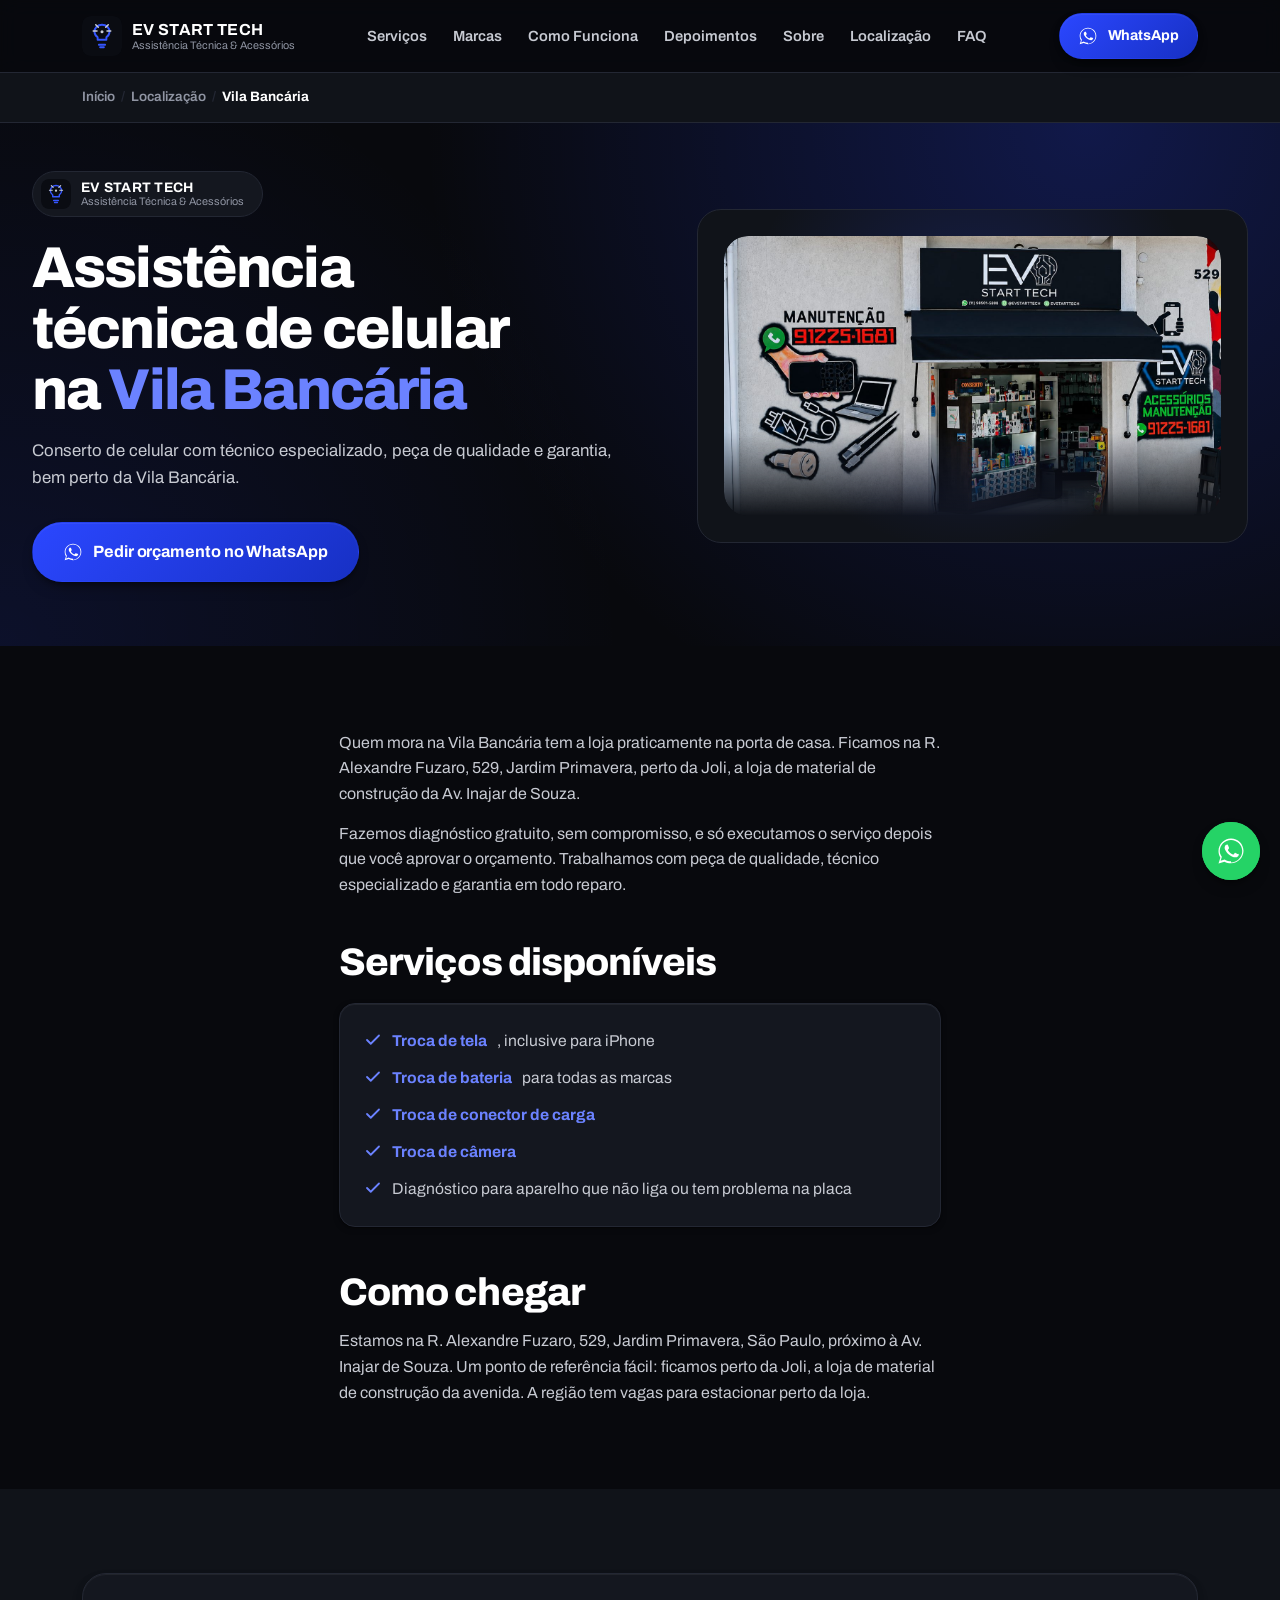
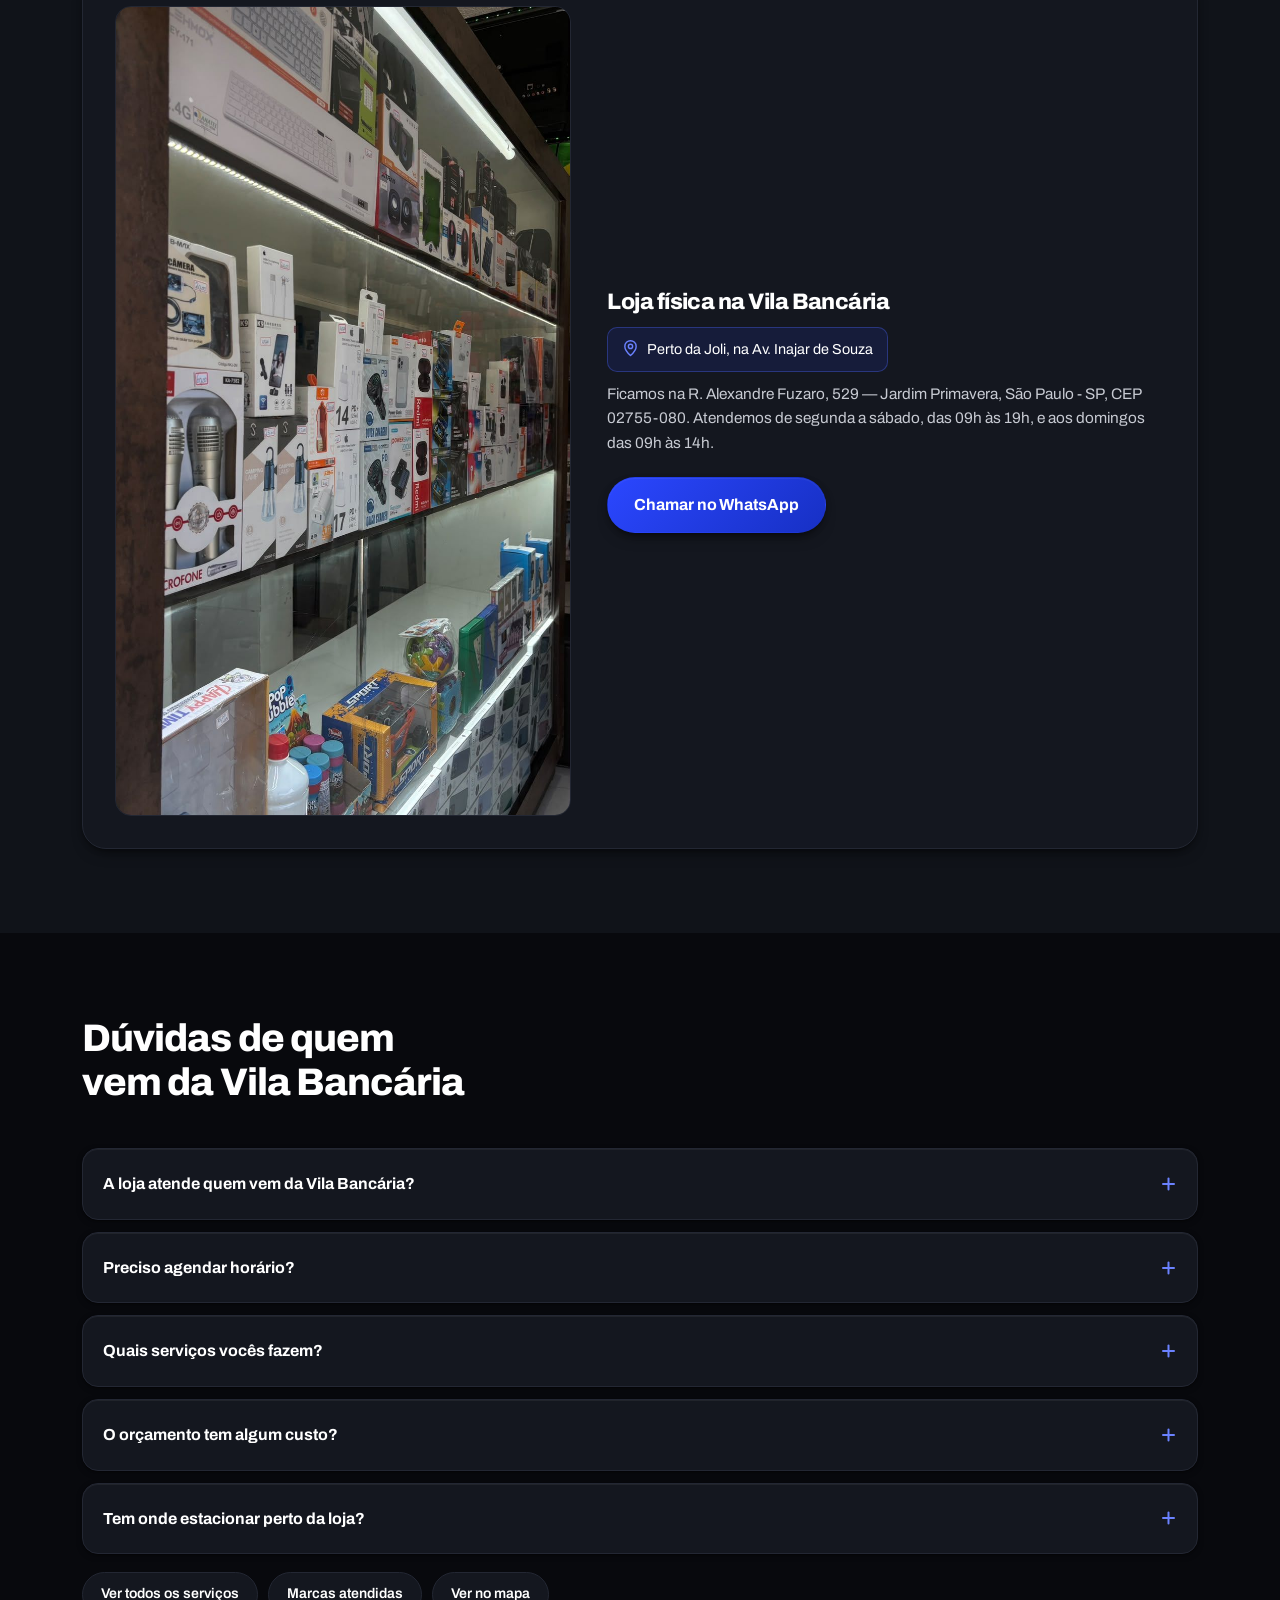
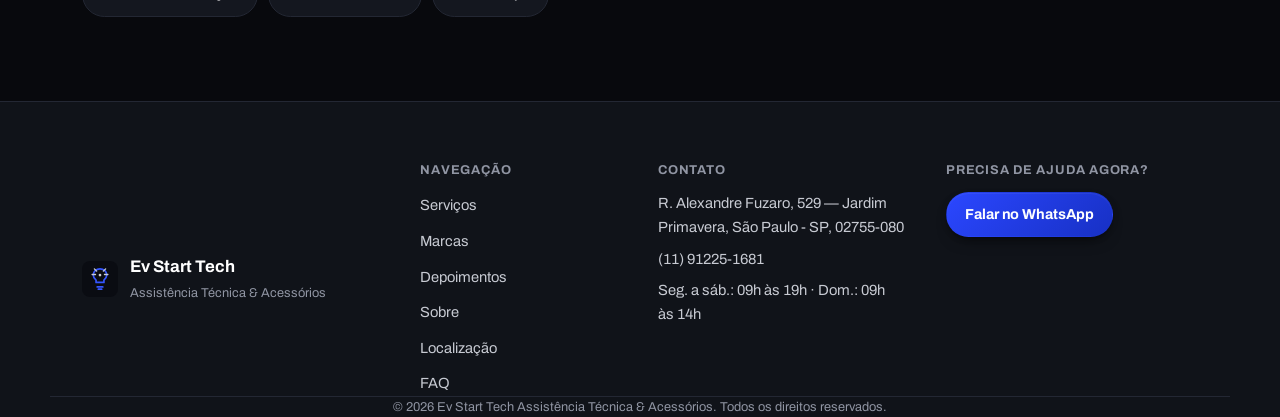
<file: assistencia-tecnica-vila-bancaria.html>
<!DOCTYPE html>
<html lang="pt-BR">
<head>
<meta charset="UTF-8">
<meta name="viewport" content="width=device-width, initial-scale=1, viewport-fit=cover">
<title>Assistência Técnica de Celular na Vila Bancária | Ev Start Tech</title>
<meta name="description" content="Assistência técnica de celular perto da Vila Bancária, São Paulo. Troca de tela, bateria, câmera e mais, com técnico especializado, orçamento grátis pelo WhatsApp e garantia.">
<link rel="canonical" href="https://evstarttech.com.br/assistencia-tecnica-vila-bancaria.html">
<meta name="robots" content="index, follow">
<meta name="theme-color" content="#0a0c12">
<meta name="author" content="Ev Start Tech Assistência Técnica & Acessórios">

<!-- Open Graph -->
<meta property="og:type" content="website">
<meta property="og:site_name" content="Ev Start Tech Assistência Técnica & Acessórios">
<meta property="og:title" content="Assistência Técnica de Celular na Vila Bancária | Ev Start Tech">
<meta property="og:description" content="Conserto de celular perto da Vila Bancária, com técnico especializado, peça de qualidade e garantia. Orçamento grátis pelo WhatsApp.">
<meta property="og:image" content="https://evstarttech.com.br/assets/img/fachada-evstart-tech.jpg">
<meta property="og:url" content="https://evstarttech.com.br/assistencia-tecnica-vila-bancaria.html">
<meta property="og:locale" content="pt_BR">

<!-- Twitter -->
<meta name="twitter:card" content="summary_large_image">
<meta name="twitter:title" content="Assistência Técnica de Celular na Vila Bancária | Ev Start Tech">
<meta name="twitter:description" content="Conserto de celular perto da Vila Bancária, com técnico especializado, peça de qualidade e garantia. Orçamento grátis pelo WhatsApp.">
<meta name="twitter:image" content="https://evstarttech.com.br/assets/img/fachada-evstart-tech.jpg">

<link rel="icon" type="image/svg+xml" href="assets/img/favicon.svg">
<link rel="manifest" href="site.webmanifest">
<link rel="preload" href="assets/fonts/archivo-latin.woff2" as="font" type="font/woff2" crossorigin>
<link rel="preload" href="css/style.css" as="style">
<link rel="stylesheet" href="css/style.css">

<script type="application/ld+json">
{
  "@context": "https://schema.org",
  "@type": "ElectronicsStore",
  "@id": "https://evstarttech.com.br/#negocio",
  "name": "Ev Start Tech Assistência Técnica & Acessórios",
  "image": "https://evstarttech.com.br/assets/img/fachada-evstart-tech.jpg",
  "url": "https://evstarttech.com.br/assistencia-tecnica-vila-bancaria.html",
  "telephone": "+5511912251681",
  "priceRange": "$$",
  "address": {
    "@type": "PostalAddress",
    "streetAddress": "R. Alexandre Fuzaro, 529 - Jardim Primavera",
    "addressLocality": "São Paulo",
    "addressRegion": "SP",
    "postalCode": "02755-080",
    "addressCountry": "BR"
  },
  "geo": {
    "@type": "GeoCoordinates",
    "latitude": -23.4889004,
    "longitude": -46.6825824
  },
  "areaServed": [
    {"@type": "Place", "name": "Vila Bancária"},
    {"@type": "Place", "name": "Freguesia do Ó"},
    {"@type": "Place", "name": "Jardim Primavera"},
    {"@type": "Place", "name": "Zona Norte de São Paulo"}
  ]
}
</script>
<script type="application/ld+json">
{
  "@context": "https://schema.org",
  "@type": "BreadcrumbList",
  "itemListElement": [
    {"@type": "ListItem", "position": 1, "name": "Início", "item": "https://evstarttech.com.br/"},
    {"@type": "ListItem", "position": 2, "name": "Localização", "item": "https://evstarttech.com.br/#localizacao"},
    {"@type": "ListItem", "position": 3, "name": "Vila Bancária", "item": "https://evstarttech.com.br/assistencia-tecnica-vila-bancaria.html"}
  ]
}
</script>
<script type="application/ld+json">
{
  "@context": "https://schema.org",
  "@type": "FAQPage",
  "mainEntity": [
    {
      "@type": "Question",
      "name": "A loja atende quem vem da Vila Bancária?",
      "acceptedAnswer": {"@type": "Answer", "text": "Sim. Ficamos na R. Alexandre Fuzaro, 529, Jardim Primavera, bem perto da Vila Bancária, perto da Joli na Av. Inajar de Souza."}
    },
    {
      "@type": "Question",
      "name": "Preciso agendar horário?",
      "acceptedAnswer": {"@type": "Answer", "text": "Não é obrigatório. Você pode chamar no WhatsApp antes para confirmar a peça em estoque, ou simplesmente vir até a loja no nosso horário de atendimento."}
    },
    {
      "@type": "Question",
      "name": "Quais serviços vocês fazem?",
      "acceptedAnswer": {"@type": "Answer", "text": "Troca de tela, bateria, câmera, conector de carga e diagnóstico para aparelhos que não ligam, em praticamente todas as marcas."}
    },
    {
      "@type": "Question",
      "name": "O orçamento tem algum custo?",
      "acceptedAnswer": {"@type": "Answer", "text": "Não. O diagnóstico e o orçamento são gratuitos e sem compromisso. Você só decide depois de saber o valor exato do reparo."}
    },
    {
      "@type": "Question",
      "name": "Tem onde estacionar perto da loja?",
      "acceptedAnswer": {"@type": "Answer", "text": "Sim, a região tem vagas para estacionar perto da loja."}
    }
  ]
}
</script>
</head>
<body>

<a class="skip-link" href="#conteudo">Pular para o conteúdo</a>

<!-- HEADER -->
<header class="site-header" id="topo">
  <div class="container header-inner">
    <a href="index.html" class="brand" aria-label="Ev Start Tech - Início">
      <img src="assets/img/favicon.svg" alt="" width="40" height="40" class="brand-mark">
      <span class="brand-text">
        <strong>EV START TECH</strong>
        <small>Assistência Técnica &amp; Acessórios</small>
      </span>
    </a>

    <nav class="main-nav" id="main-nav" aria-label="Navegação principal">
      <ul>
        <li class="has-dropdown">
          <a href="index.html#servicos">Serviços</a>
          <ul class="dropdown">
            <li><a href="troca-de-tela-iphone.html">Troca de Tela de iPhone</a></li>
            <li><a href="troca-de-bateria.html">Troca de Bateria</a></li>
            <li><a href="troca-de-conector-de-carga.html">Troca de Conector de Carga</a></li>
            <li><a href="troca-de-camera.html">Troca de Câmera</a></li>
          </ul>
        </li>
        <li class="has-dropdown">
          <a href="index.html#marcas">Marcas</a>
          <ul class="dropdown">
            <li><a href="assistencia-tecnica-samsung.html">Assistência Samsung</a></li>
            <li><a href="assistencia-tecnica-motorola.html">Assistência Motorola</a></li>
          </ul>
        </li>
        <li><a href="index.html#como-funciona">Como Funciona</a></li>
        <li><a href="index.html#depoimentos">Depoimentos</a></li>
        <li><a href="index.html#sobre">Sobre</a></li>
        <li class="has-dropdown">
          <a href="index.html#localizacao">Localização</a>
          <ul class="dropdown">
            <li><a href="assistencia-tecnica-vila-palmeiras.html">Vila Palmeiras</a></li>
            <li><a href="assistencia-tecnica-limao.html">Limão</a></li>
            <li><a href="assistencia-tecnica-casa-verde.html">Casa Verde</a></li>
            <li><a href="assistencia-tecnica-vila-carbone.html">Vila Carbone</a></li>
            <li><a href="assistencia-tecnica-vila-bancaria.html">Vila Bancária</a></li>
          </ul>
        </li>
        <li><a href="index.html#faq">FAQ</a></li>
      </ul>
    </nav>

    <div class="header-actions">
      <a class="btn btn-primary btn-sm" href="https://wa.me/5511912251681?text=Ol%C3%A1!%20Sou%20da%20Vila%20Banc%C3%A1ria%20e%20gostaria%20de%20um%20or%C3%A7amento." target="_blank" rel="noopener" aria-label="Falar no WhatsApp">
        <svg class="icon" viewBox="0 0 24 24" aria-hidden="true"><path d="M17.5 14.4c-.3-.1-1.7-.8-1.9-.9-.3-.1-.5-.1-.6.1-.2.3-.7.9-.9 1.1-.2.2-.3.2-.6.1-.3-.1-1.2-.5-2.3-1.4-.9-.8-1.4-1.7-1.6-2-.2-.3 0-.5.1-.6.1-.1.3-.3.4-.5.1-.2.2-.3.3-.5.1-.2 0-.4 0-.5C10.3 9 9.8 7.8 9.6 7.3c-.2-.5-.4-.4-.6-.4h-.5c-.2 0-.5.1-.7.3-.2.3-.9.9-.9 2.2s1 2.6 1.1 2.7c.1.2 2 3 4.7 4.2.7.3 1.2.5 1.6.6.7.2 1.3.2 1.8.1.5-.1 1.7-.7 1.9-1.3.2-.7.2-1.2.2-1.3-.1-.1-.3-.2-.6-.3z"/><path d="M12 2C6.5 2 2 6.5 2 12c0 1.9.5 3.7 1.5 5.3L2 22l4.8-1.5c1.5.8 3.3 1.3 5.2 1.3 5.5 0 10-4.5 10-10S17.5 2 12 2zm0 18.2c-1.7 0-3.4-.5-4.8-1.3l-.3-.2-3.2 1 1-3.1-.2-.3C3.5 15 3 13.5 3 12c0-4.9 4-8.9 9-8.9s9 4 9 8.9-4 9.2-9 9.2z"/></svg>
        <span class="btn-label">WhatsApp</span>
      </a>
      <button class="nav-toggle" id="navToggle" aria-expanded="false" aria-controls="main-nav" aria-label="Abrir menu">
        <span></span><span></span><span></span>
      </button>
    </div>
  </div>
</header>

<!-- BREADCRUMB -->
<div class="breadcrumb-bar">
  <div class="container">
    <a href="index.html">Início</a>
    <span> / </span>
    <a href="index.html#localizacao">Localização</a>
    <span> / </span>
    <span>Vila Bancária</span>
  </div>
</div>

<main id="conteudo">

  <!-- HERO -->
  <section class="hero page-hero">
    <div class="container hero-grid">
      <div class="hero-copy reveal">
        <div class="page-brand-tag">
          <img src="assets/img/favicon.svg" alt="">
          <span>
            <strong>EV START TECH</strong>
            <small>Assistência Técnica &amp; Acessórios</small>
          </span>
        </div>

        <h1>Assistência técnica de celular na <span class="text-accent">Vila Bancária</span></h1>
        <p class="hero-sub">Conserto de celular com técnico especializado, peça de qualidade e garantia, bem perto da Vila Bancária.</p>

        <div class="hero-ctas">
          <a class="btn btn-primary btn-lg" href="https://wa.me/5511912251681?text=Ol%C3%A1!%20Sou%20da%20Vila%20Banc%C3%A1ria%20e%20gostaria%20de%20um%20or%C3%A7amento." target="_blank" rel="noopener">
            <svg class="icon" viewBox="0 0 24 24" aria-hidden="true"><path d="M17.5 14.4c-.3-.1-1.7-.8-1.9-.9-.3-.1-.5-.1-.6.1-.2.3-.7.9-.9 1.1-.2.2-.3.2-.6.1-.3-.1-1.2-.5-2.3-1.4-.9-.8-1.4-1.7-1.6-2-.2-.3 0-.5.1-.6.1-.1.3-.3.4-.5.1-.2.2-.3.3-.5.1-.2 0-.4 0-.5C10.3 9 9.8 7.8 9.6 7.3c-.2-.5-.4-.4-.6-.4h-.5c-.2 0-.5.1-.7.3-.2.3-.9.9-.9 2.2s1 2.6 1.1 2.7c.1.2 2 3 4.7 4.2.7.3 1.2.5 1.6.6.7.2 1.3.2 1.8.1.5-.1 1.7-.7 1.9-1.3.2-.7.2-1.2.2-1.3-.1-.1-.3-.2-.6-.3z"/><path d="M12 2C6.5 2 2 6.5 2 12c0 1.9.5 3.7 1.5 5.3L2 22l4.8-1.5c1.5.8 3.3 1.3 5.2 1.3 5.5 0 10-4.5 10-10S17.5 2 12 2zm0 18.2c-1.7 0-3.4-.5-4.8-1.3l-.3-.2-3.2 1 1-3.1-.2-.3C3.5 15 3 13.5 3 12c0-4.9 4-8.9 9-8.9s9 4 9 8.9-4 9.2-9 9.2z"/></svg>
            Pedir orçamento no WhatsApp
          </a>
        </div>
      </div>

      <div class="hero-media reveal">
        <div class="page-hero-media">
          <img src="assets/img/fachada-evstart-tech.jpg" alt="Fachada da loja Ev Start Tech, perto da Vila Bancária" width="1400" height="788" loading="eager" fetchpriority="high">
        </div>
      </div>
    </div>
  </section>

  <!-- CONTEÚDO -->
  <section class="section" id="sobre-o-servico">
    <div class="container prose reveal">
      <p>Quem mora na Vila Bancária tem a loja praticamente na porta de casa. Ficamos na R. Alexandre Fuzaro, 529, Jardim Primavera, perto da Joli, a loja de material de construção da Av. Inajar de Souza.</p>
      <p>Fazemos diagnóstico gratuito, sem compromisso, e só executamos o serviço depois que você aprovar o orçamento. Trabalhamos com peça de qualidade, técnico especializado e garantia em todo reparo.</p>

      <h2>Serviços disponíveis</h2>
      <ul class="check-list">
        <li>
          <svg viewBox="0 0 24 24" fill="none" stroke="currentColor" stroke-width="2.4" stroke-linecap="round" stroke-linejoin="round" aria-hidden="true"><path d="M20 6L9 17l-5-5"/></svg>
          <a href="troca-de-tela-iphone.html">Troca de tela</a>, inclusive para iPhone
        </li>
        <li>
          <svg viewBox="0 0 24 24" fill="none" stroke="currentColor" stroke-width="2.4" stroke-linecap="round" stroke-linejoin="round" aria-hidden="true"><path d="M20 6L9 17l-5-5"/></svg>
          <a href="troca-de-bateria.html">Troca de bateria</a> para todas as marcas
        </li>
        <li>
          <svg viewBox="0 0 24 24" fill="none" stroke="currentColor" stroke-width="2.4" stroke-linecap="round" stroke-linejoin="round" aria-hidden="true"><path d="M20 6L9 17l-5-5"/></svg>
          <a href="troca-de-conector-de-carga.html">Troca de conector de carga</a>
        </li>
        <li>
          <svg viewBox="0 0 24 24" fill="none" stroke="currentColor" stroke-width="2.4" stroke-linecap="round" stroke-linejoin="round" aria-hidden="true"><path d="M20 6L9 17l-5-5"/></svg>
          <a href="troca-de-camera.html">Troca de câmera</a>
        </li>
        <li>
          <svg viewBox="0 0 24 24" fill="none" stroke="currentColor" stroke-width="2.4" stroke-linecap="round" stroke-linejoin="round" aria-hidden="true"><path d="M20 6L9 17l-5-5"/></svg>
          Diagnóstico para aparelho que não liga ou tem problema na placa
        </li>
      </ul>

      <h2>Como chegar</h2>
      <p>Estamos na R. Alexandre Fuzaro, 529, Jardim Primavera, São Paulo, próximo à Av. Inajar de Souza. Um ponto de referência fácil: ficamos perto da Joli, a loja de material de construção da avenida. A região tem vagas para estacionar perto da loja.</p>
    </div>
  </section>

  <!-- LOJA -->
  <section class="section section-alt" id="a-loja">
    <div class="container reveal">
      <div class="store-block">
        <img src="assets/img/sobre-loja-1.jpg" alt="Vitrine da Ev Start Tech com acessórios organizados" width="900" height="1600" loading="lazy" decoding="async">
        <div>
          <h2>Loja física na Vila Bancária</h2>
          <div class="store-landmark">
            <svg viewBox="0 0 24 24" fill="none" stroke="currentColor" stroke-width="2" stroke-linecap="round" stroke-linejoin="round" aria-hidden="true"><path d="M12 22s8-7.5 8-13a8 8 0 1 0-16 0c0 5.5 8 13 8 13z"/><circle cx="12" cy="9" r="3"/></svg>
            Perto da Joli, na Av. Inajar de Souza
          </div>
          <p>Ficamos na R. Alexandre Fuzaro, 529 — Jardim Primavera, São Paulo - SP, CEP 02755-080. Atendemos de segunda a sábado, das 09h às 19h, e aos domingos das 09h às 14h.</p>
          <a class="btn btn-primary" href="https://wa.me/5511912251681?text=Ol%C3%A1!%20Sou%20da%20Vila%20Banc%C3%A1ria%20e%20quero%20saber%20como%20chegar%20na%20loja." target="_blank" rel="noopener">Chamar no WhatsApp</a>
        </div>
      </div>
    </div>
  </section>

  <!-- FAQ -->
  <section class="section" id="faq">
    <div class="container">
      <header class="section-head reveal">
        <h2>Dúvidas de quem vem da Vila Bancária</h2>
      </header>

      <div class="faq-list reveal">
        <details class="faq-item">
          <summary>A loja atende quem vem da Vila Bancária?</summary>
          <p>Sim. Ficamos na R. Alexandre Fuzaro, 529, Jardim Primavera, bem perto da Vila Bancária, perto da Joli na Av. Inajar de Souza.</p>
        </details>
        <details class="faq-item">
          <summary>Preciso agendar horário?</summary>
          <p>Não é obrigatório. Você pode chamar no WhatsApp antes para confirmar a peça em estoque, ou simplesmente vir até a loja no nosso horário de atendimento.</p>
        </details>
        <details class="faq-item">
          <summary>Quais serviços vocês fazem?</summary>
          <p>Troca de tela, bateria, câmera, conector de carga e diagnóstico para aparelhos que não ligam, em praticamente todas as marcas.</p>
        </details>
        <details class="faq-item">
          <summary>O orçamento tem algum custo?</summary>
          <p>Não. O diagnóstico e o orçamento são gratuitos e sem compromisso. Você só decide depois de saber o valor exato do reparo.</p>
        </details>
        <details class="faq-item">
          <summary>Tem onde estacionar perto da loja?</summary>
          <p>Sim, a região tem vagas para estacionar perto da loja.</p>
        </details>
      </div>

      <p class="related-links">
        <a href="index.html#servicos">Ver todos os serviços</a>
        <a href="index.html#marcas">Marcas atendidas</a>
        <a href="index.html#localizacao">Ver no mapa</a>
      </p>
    </div>
  </section>

</main>

<!-- RODAPÉ -->
<footer class="site-footer">
  <div class="container footer-grid">
    <div class="footer-brand">
      <img src="assets/img/favicon.svg" alt="" width="36" height="36">
      <div>
        <strong>Ev Start Tech</strong>
        <p>Assistência Técnica &amp; Acessórios</p>
      </div>
    </div>

    <nav aria-label="Links do rodapé">
      <h3>Navegação</h3>
      <ul>
        <li><a href="index.html#servicos">Serviços</a></li>
        <li><a href="index.html#marcas">Marcas</a></li>
        <li><a href="index.html#depoimentos">Depoimentos</a></li>
        <li><a href="index.html#sobre">Sobre</a></li>
        <li><a href="index.html#localizacao">Localização</a></li>
        <li><a href="index.html#faq">FAQ</a></li>
      </ul>
    </nav>

    <div class="footer-contact">
      <h3>Contato</h3>
      <p>R. Alexandre Fuzaro, 529 — Jardim Primavera, São Paulo - SP, 02755-080</p>
      <p><a href="tel:+5511912251681">(11) 91225-1681</a></p>
      <p>Seg. a sáb.: 09h às 19h · Dom.: 09h às 14h</p>
    </div>

    <div class="footer-cta">
      <h3>Precisa de ajuda agora?</h3>
      <a class="btn btn-primary btn-sm" href="https://wa.me/5511912251681?text=Ol%C3%A1!%20Vim%20pelo%20site%20e%20gostaria%20de%20um%20or%C3%A7amento." target="_blank" rel="noopener">Falar no WhatsApp</a>
    </div>
  </div>

  <div class="container footer-bottom">
    <p>© <span id="year"></span> Ev Start Tech Assistência Técnica &amp; Acessórios. Todos os direitos reservados.</p>
  </div>
</footer>

<!-- BOTÕES FLUTUANTES -->
<a class="whatsapp-float" href="https://wa.me/5511912251681?text=Ol%C3%A1!%20Vim%20pelo%20site%20e%20gostaria%20de%20um%20or%C3%A7amento." target="_blank" rel="noopener" aria-label="Falar no WhatsApp">
  <svg viewBox="0 0 24 24" aria-hidden="true"><path d="M17.5 14.4c-.3-.1-1.7-.8-1.9-.9-.3-.1-.5-.1-.6.1-.2.3-.7.9-.9 1.1-.2.2-.3.2-.6.1-.3-.1-1.2-.5-2.3-1.4-.9-.8-1.4-1.7-1.6-2-.2-.3 0-.5.1-.6.1-.1.3-.3.4-.5.1-.2.2-.3.3-.5.1-.2 0-.4 0-.5C10.3 9 9.8 7.8 9.6 7.3c-.2-.5-.4-.4-.6-.4h-.5c-.2 0-.5.1-.7.3-.2.3-.9.9-.9 2.2s1 2.6 1.1 2.7c.1.2 2 3 4.7 4.2.7.3 1.2.5 1.6.6.7.2 1.3.2 1.8.1.5-.1 1.7-.7 1.9-1.3.2-.7.2-1.2.2-1.3-.1-.1-.3-.2-.6-.3z"/><path d="M12 2C6.5 2 2 6.5 2 12c0 1.9.5 3.7 1.5 5.3L2 22l4.8-1.5c1.5.8 3.3 1.3 5.2 1.3 5.5 0 10-4.5 10-10S17.5 2 12 2zm0 18.2c-1.7 0-3.4-.5-4.8-1.3l-.3-.2-3.2 1 1-3.1-.2-.3C3.5 15 3 13.5 3 12c0-4.9 4-8.9 9-8.9s9 4 9 8.9-4 9.2-9 9.2z"/></svg>
</a>

<button class="back-to-top" id="backToTop" aria-label="Voltar ao topo">
  <svg viewBox="0 0 24 24" aria-hidden="true"><path d="M12 19V5M5 12l7-7 7 7" fill="none" stroke="currentColor" stroke-width="2.2" stroke-linecap="round" stroke-linejoin="round"/></svg>
</button>

<script src="js/script.js" defer></script>
</body>
</html>
</file>
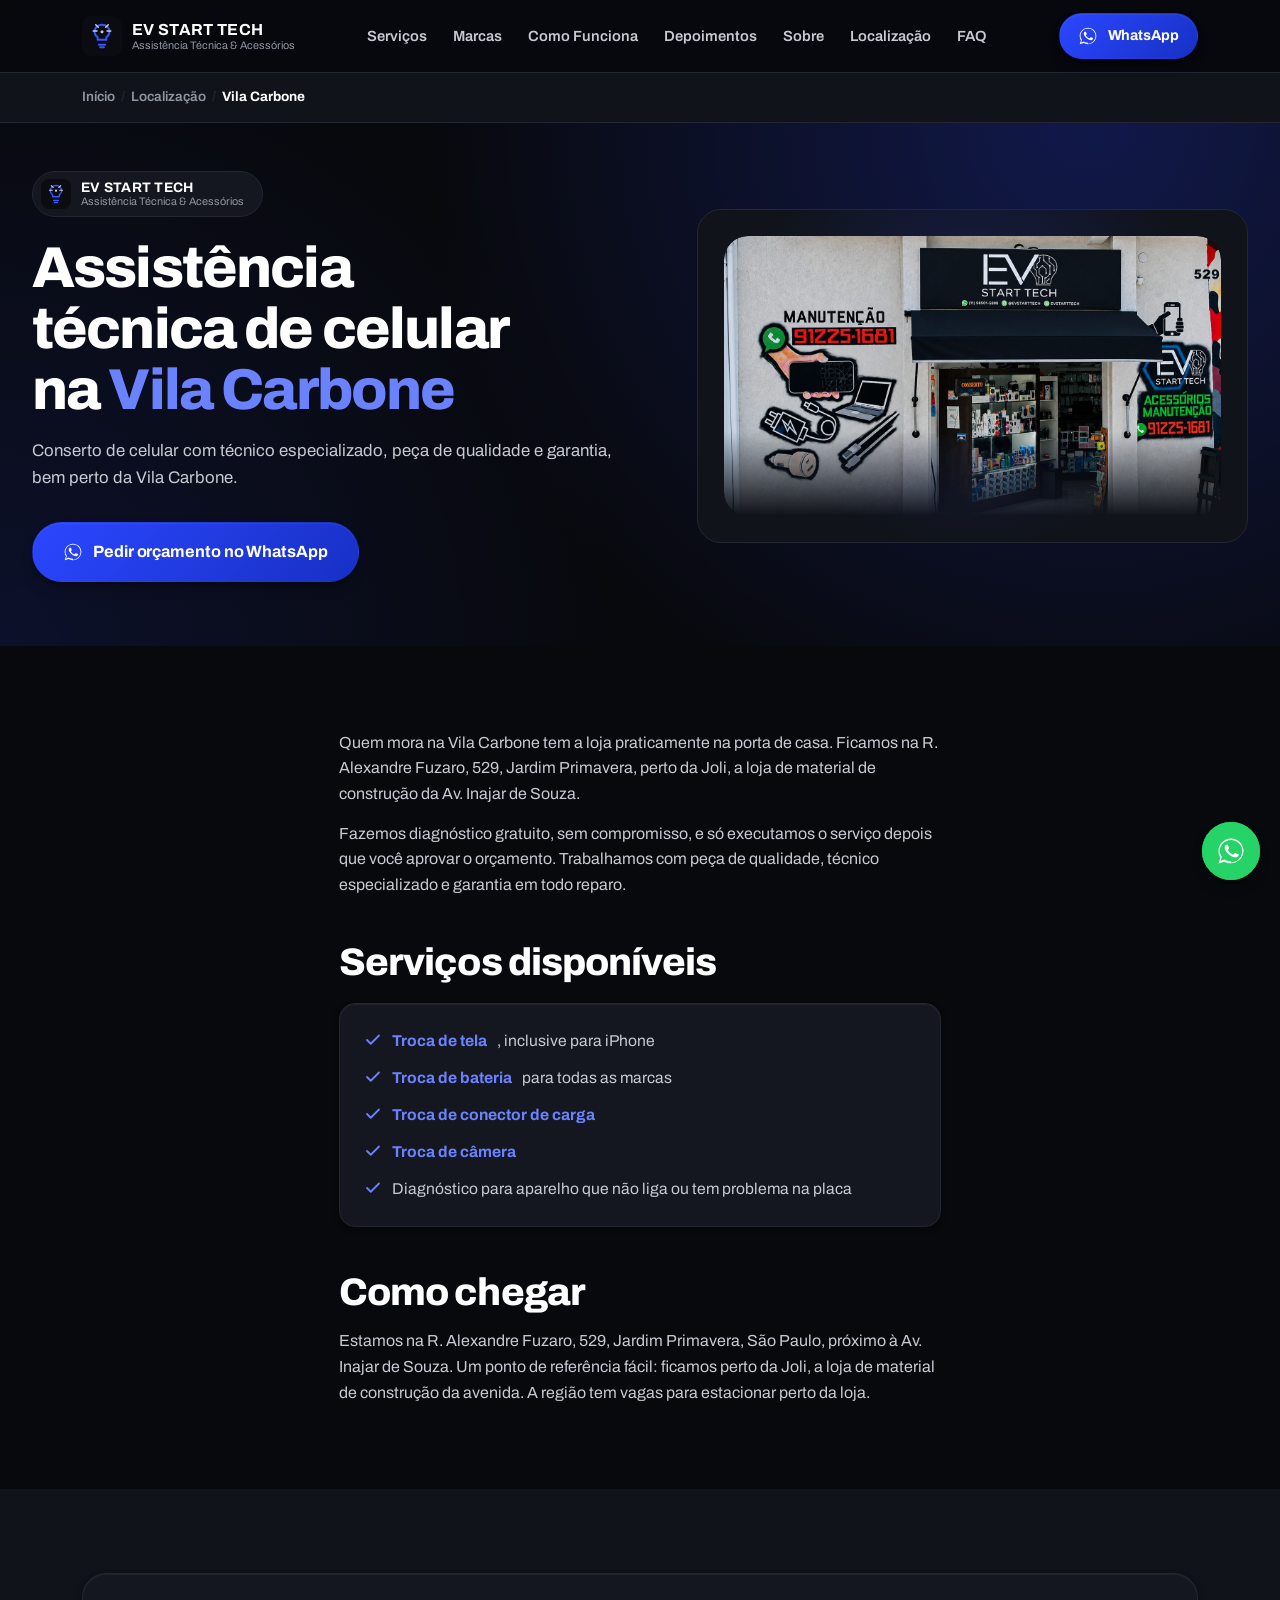
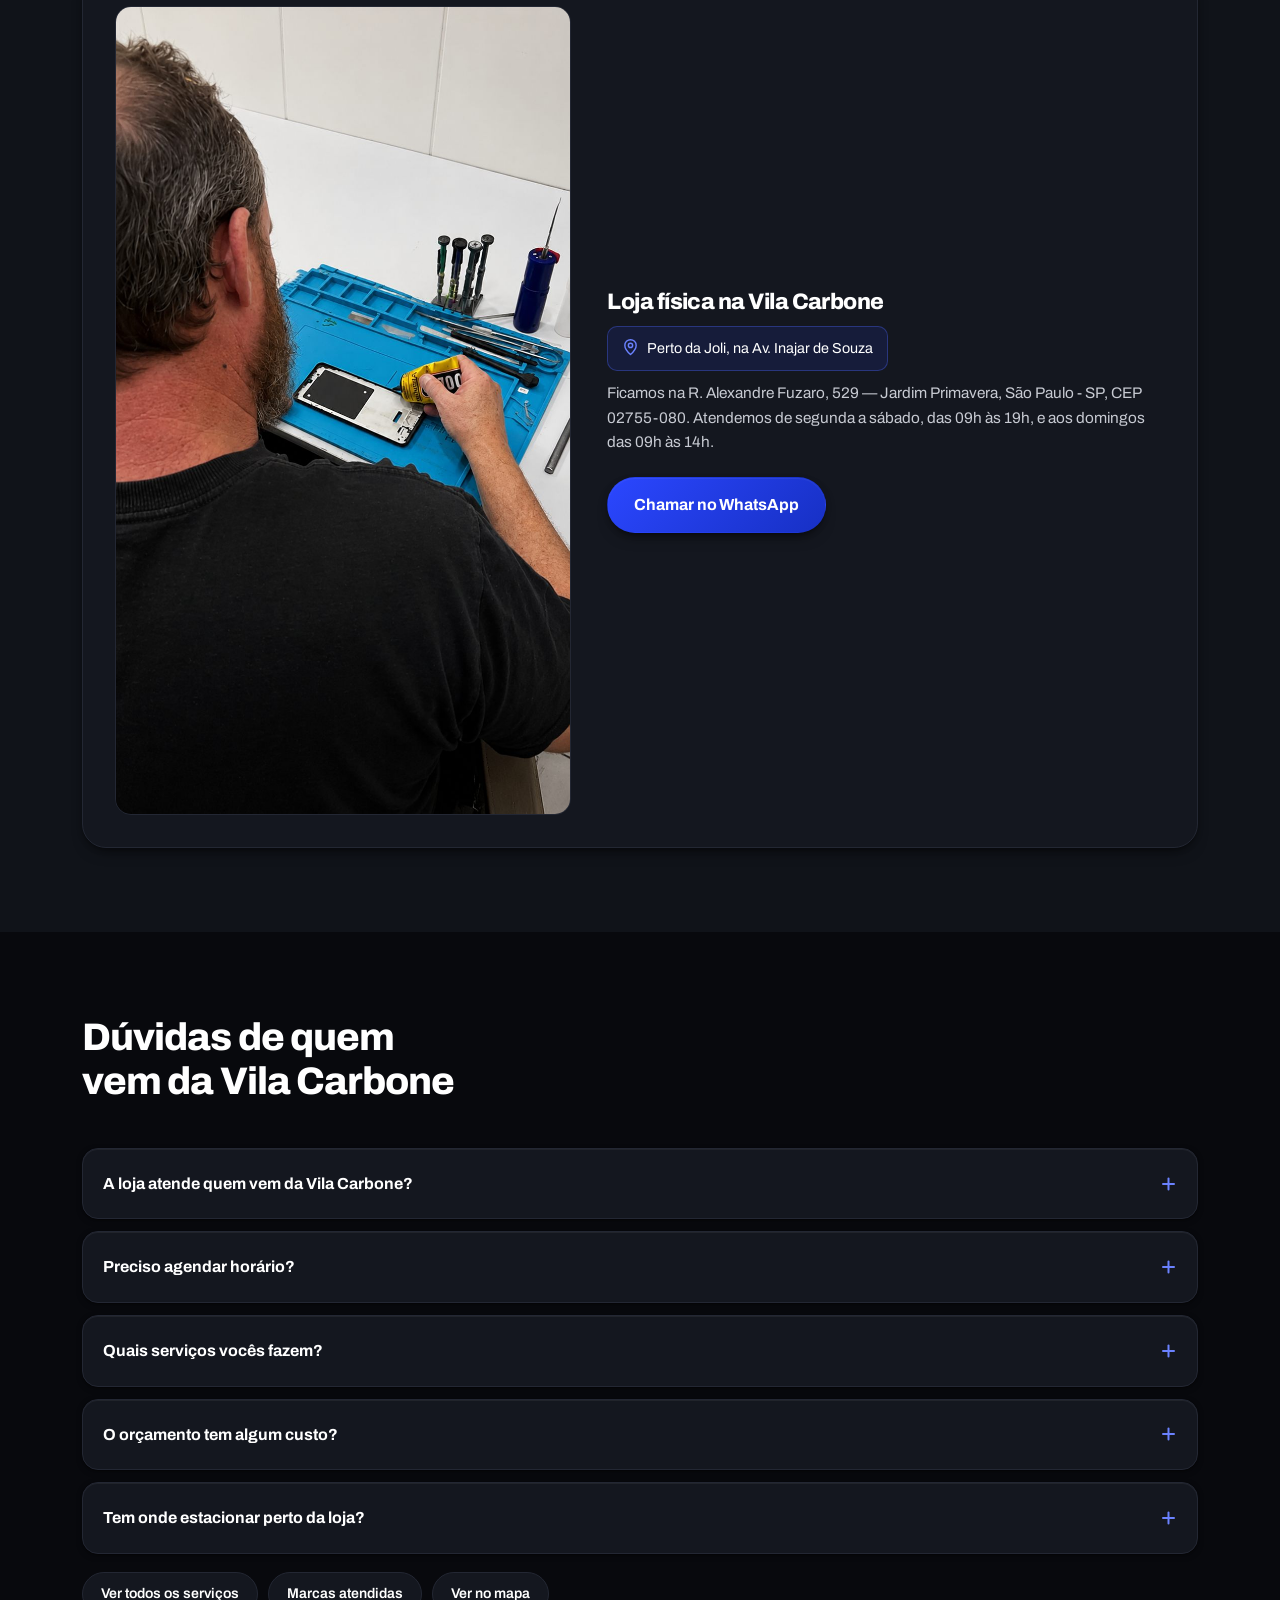
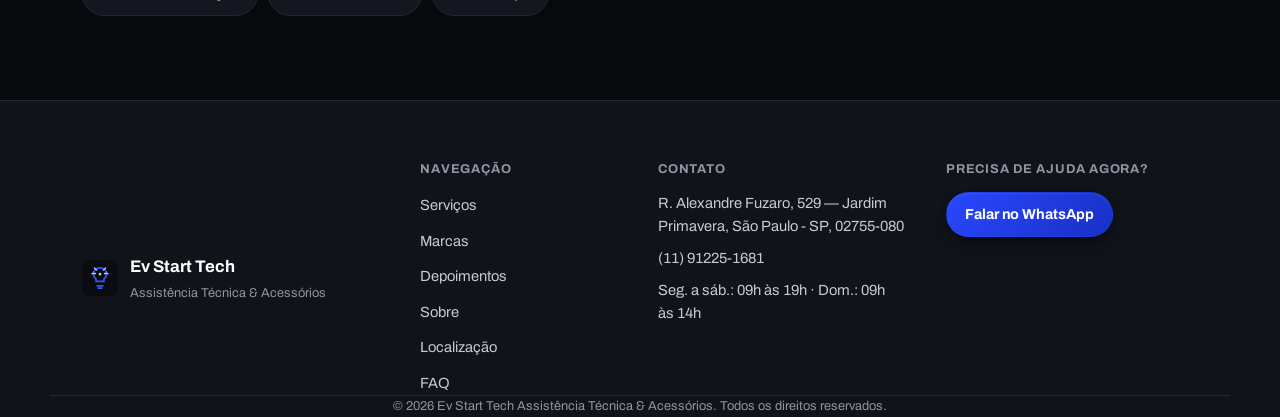
<file: assistencia-tecnica-vila-carbone.html>
<!DOCTYPE html>
<html lang="pt-BR">
<head>
<meta charset="UTF-8">
<meta name="viewport" content="width=device-width, initial-scale=1, viewport-fit=cover">
<title>Assistência Técnica de Celular na Vila Carbone | Ev Start Tech</title>
<meta name="description" content="Assistência técnica de celular perto da Vila Carbone, São Paulo. Troca de tela, bateria, câmera e mais, com técnico especializado, orçamento grátis pelo WhatsApp e garantia.">
<link rel="canonical" href="https://evstarttech.com.br/assistencia-tecnica-vila-carbone.html">
<meta name="robots" content="index, follow">
<meta name="theme-color" content="#0a0c12">
<meta name="author" content="Ev Start Tech Assistência Técnica & Acessórios">

<!-- Open Graph -->
<meta property="og:type" content="website">
<meta property="og:site_name" content="Ev Start Tech Assistência Técnica & Acessórios">
<meta property="og:title" content="Assistência Técnica de Celular na Vila Carbone | Ev Start Tech">
<meta property="og:description" content="Conserto de celular perto da Vila Carbone, com técnico especializado, peça de qualidade e garantia. Orçamento grátis pelo WhatsApp.">
<meta property="og:image" content="https://evstarttech.com.br/assets/img/fachada-evstart-tech.jpg">
<meta property="og:url" content="https://evstarttech.com.br/assistencia-tecnica-vila-carbone.html">
<meta property="og:locale" content="pt_BR">

<!-- Twitter -->
<meta name="twitter:card" content="summary_large_image">
<meta name="twitter:title" content="Assistência Técnica de Celular na Vila Carbone | Ev Start Tech">
<meta name="twitter:description" content="Conserto de celular perto da Vila Carbone, com técnico especializado, peça de qualidade e garantia. Orçamento grátis pelo WhatsApp.">
<meta name="twitter:image" content="https://evstarttech.com.br/assets/img/fachada-evstart-tech.jpg">

<link rel="icon" type="image/svg+xml" href="assets/img/favicon.svg">
<link rel="manifest" href="site.webmanifest">
<link rel="preload" href="assets/fonts/archivo-latin.woff2" as="font" type="font/woff2" crossorigin>
<link rel="preload" href="css/style.css" as="style">
<link rel="stylesheet" href="css/style.css">

<script type="application/ld+json">
{
  "@context": "https://schema.org",
  "@type": "ElectronicsStore",
  "@id": "https://evstarttech.com.br/#negocio",
  "name": "Ev Start Tech Assistência Técnica & Acessórios",
  "image": "https://evstarttech.com.br/assets/img/fachada-evstart-tech.jpg",
  "url": "https://evstarttech.com.br/assistencia-tecnica-vila-carbone.html",
  "telephone": "+5511912251681",
  "priceRange": "$$",
  "address": {
    "@type": "PostalAddress",
    "streetAddress": "R. Alexandre Fuzaro, 529 - Jardim Primavera",
    "addressLocality": "São Paulo",
    "addressRegion": "SP",
    "postalCode": "02755-080",
    "addressCountry": "BR"
  },
  "geo": {
    "@type": "GeoCoordinates",
    "latitude": -23.4889004,
    "longitude": -46.6825824
  },
  "areaServed": [
    {"@type": "Place", "name": "Vila Carbone"},
    {"@type": "Place", "name": "Freguesia do Ó"},
    {"@type": "Place", "name": "Jardim Primavera"},
    {"@type": "Place", "name": "Zona Norte de São Paulo"}
  ]
}
</script>
<script type="application/ld+json">
{
  "@context": "https://schema.org",
  "@type": "BreadcrumbList",
  "itemListElement": [
    {"@type": "ListItem", "position": 1, "name": "Início", "item": "https://evstarttech.com.br/"},
    {"@type": "ListItem", "position": 2, "name": "Localização", "item": "https://evstarttech.com.br/#localizacao"},
    {"@type": "ListItem", "position": 3, "name": "Vila Carbone", "item": "https://evstarttech.com.br/assistencia-tecnica-vila-carbone.html"}
  ]
}
</script>
<script type="application/ld+json">
{
  "@context": "https://schema.org",
  "@type": "FAQPage",
  "mainEntity": [
    {
      "@type": "Question",
      "name": "A loja atende quem vem da Vila Carbone?",
      "acceptedAnswer": {"@type": "Answer", "text": "Sim. Ficamos na R. Alexandre Fuzaro, 529, Jardim Primavera, bem perto da Vila Carbone, perto da Joli na Av. Inajar de Souza."}
    },
    {
      "@type": "Question",
      "name": "Preciso agendar horário?",
      "acceptedAnswer": {"@type": "Answer", "text": "Não é obrigatório. Você pode chamar no WhatsApp antes para confirmar a peça em estoque, ou simplesmente vir até a loja no nosso horário de atendimento."}
    },
    {
      "@type": "Question",
      "name": "Quais serviços vocês fazem?",
      "acceptedAnswer": {"@type": "Answer", "text": "Troca de tela, bateria, câmera, conector de carga e diagnóstico para aparelhos que não ligam, em praticamente todas as marcas."}
    },
    {
      "@type": "Question",
      "name": "O orçamento tem algum custo?",
      "acceptedAnswer": {"@type": "Answer", "text": "Não. O diagnóstico e o orçamento são gratuitos e sem compromisso. Você só decide depois de saber o valor exato do reparo."}
    },
    {
      "@type": "Question",
      "name": "Tem onde estacionar perto da loja?",
      "acceptedAnswer": {"@type": "Answer", "text": "Sim, a região tem vagas para estacionar perto da loja."}
    }
  ]
}
</script>
</head>
<body>

<a class="skip-link" href="#conteudo">Pular para o conteúdo</a>

<!-- HEADER -->
<header class="site-header" id="topo">
  <div class="container header-inner">
    <a href="index.html" class="brand" aria-label="Ev Start Tech - Início">
      <img src="assets/img/favicon.svg" alt="" width="40" height="40" class="brand-mark">
      <span class="brand-text">
        <strong>EV START TECH</strong>
        <small>Assistência Técnica &amp; Acessórios</small>
      </span>
    </a>

    <nav class="main-nav" id="main-nav" aria-label="Navegação principal">
      <ul>
        <li class="has-dropdown">
          <a href="index.html#servicos">Serviços</a>
          <ul class="dropdown">
            <li><a href="troca-de-tela-iphone.html">Troca de Tela de iPhone</a></li>
            <li><a href="troca-de-bateria.html">Troca de Bateria</a></li>
            <li><a href="troca-de-conector-de-carga.html">Troca de Conector de Carga</a></li>
            <li><a href="troca-de-camera.html">Troca de Câmera</a></li>
          </ul>
        </li>
        <li class="has-dropdown">
          <a href="index.html#marcas">Marcas</a>
          <ul class="dropdown">
            <li><a href="assistencia-tecnica-samsung.html">Assistência Samsung</a></li>
            <li><a href="assistencia-tecnica-motorola.html">Assistência Motorola</a></li>
          </ul>
        </li>
        <li><a href="index.html#como-funciona">Como Funciona</a></li>
        <li><a href="index.html#depoimentos">Depoimentos</a></li>
        <li><a href="index.html#sobre">Sobre</a></li>
        <li class="has-dropdown">
          <a href="index.html#localizacao">Localização</a>
          <ul class="dropdown">
            <li><a href="assistencia-tecnica-vila-palmeiras.html">Vila Palmeiras</a></li>
            <li><a href="assistencia-tecnica-limao.html">Limão</a></li>
            <li><a href="assistencia-tecnica-casa-verde.html">Casa Verde</a></li>
            <li><a href="assistencia-tecnica-vila-carbone.html">Vila Carbone</a></li>
            <li><a href="assistencia-tecnica-vila-bancaria.html">Vila Bancária</a></li>
          </ul>
        </li>
        <li><a href="index.html#faq">FAQ</a></li>
      </ul>
    </nav>

    <div class="header-actions">
      <a class="btn btn-primary btn-sm" href="https://wa.me/5511912251681?text=Ol%C3%A1!%20Sou%20da%20Vila%20Carbone%20e%20gostaria%20de%20um%20or%C3%A7amento." target="_blank" rel="noopener" aria-label="Falar no WhatsApp">
        <svg class="icon" viewBox="0 0 24 24" aria-hidden="true"><path d="M17.5 14.4c-.3-.1-1.7-.8-1.9-.9-.3-.1-.5-.1-.6.1-.2.3-.7.9-.9 1.1-.2.2-.3.2-.6.1-.3-.1-1.2-.5-2.3-1.4-.9-.8-1.4-1.7-1.6-2-.2-.3 0-.5.1-.6.1-.1.3-.3.4-.5.1-.2.2-.3.3-.5.1-.2 0-.4 0-.5C10.3 9 9.8 7.8 9.6 7.3c-.2-.5-.4-.4-.6-.4h-.5c-.2 0-.5.1-.7.3-.2.3-.9.9-.9 2.2s1 2.6 1.1 2.7c.1.2 2 3 4.7 4.2.7.3 1.2.5 1.6.6.7.2 1.3.2 1.8.1.5-.1 1.7-.7 1.9-1.3.2-.7.2-1.2.2-1.3-.1-.1-.3-.2-.6-.3z"/><path d="M12 2C6.5 2 2 6.5 2 12c0 1.9.5 3.7 1.5 5.3L2 22l4.8-1.5c1.5.8 3.3 1.3 5.2 1.3 5.5 0 10-4.5 10-10S17.5 2 12 2zm0 18.2c-1.7 0-3.4-.5-4.8-1.3l-.3-.2-3.2 1 1-3.1-.2-.3C3.5 15 3 13.5 3 12c0-4.9 4-8.9 9-8.9s9 4 9 8.9-4 9.2-9 9.2z"/></svg>
        <span class="btn-label">WhatsApp</span>
      </a>
      <button class="nav-toggle" id="navToggle" aria-expanded="false" aria-controls="main-nav" aria-label="Abrir menu">
        <span></span><span></span><span></span>
      </button>
    </div>
  </div>
</header>

<!-- BREADCRUMB -->
<div class="breadcrumb-bar">
  <div class="container">
    <a href="index.html">Início</a>
    <span> / </span>
    <a href="index.html#localizacao">Localização</a>
    <span> / </span>
    <span>Vila Carbone</span>
  </div>
</div>

<main id="conteudo">

  <!-- HERO -->
  <section class="hero page-hero">
    <div class="container hero-grid">
      <div class="hero-copy reveal">
        <div class="page-brand-tag">
          <img src="assets/img/favicon.svg" alt="">
          <span>
            <strong>EV START TECH</strong>
            <small>Assistência Técnica &amp; Acessórios</small>
          </span>
        </div>

        <h1>Assistência técnica de celular na <span class="text-accent">Vila Carbone</span></h1>
        <p class="hero-sub">Conserto de celular com técnico especializado, peça de qualidade e garantia, bem perto da Vila Carbone.</p>

        <div class="hero-ctas">
          <a class="btn btn-primary btn-lg" href="https://wa.me/5511912251681?text=Ol%C3%A1!%20Sou%20da%20Vila%20Carbone%20e%20gostaria%20de%20um%20or%C3%A7amento." target="_blank" rel="noopener">
            <svg class="icon" viewBox="0 0 24 24" aria-hidden="true"><path d="M17.5 14.4c-.3-.1-1.7-.8-1.9-.9-.3-.1-.5-.1-.6.1-.2.3-.7.9-.9 1.1-.2.2-.3.2-.6.1-.3-.1-1.2-.5-2.3-1.4-.9-.8-1.4-1.7-1.6-2-.2-.3 0-.5.1-.6.1-.1.3-.3.4-.5.1-.2.2-.3.3-.5.1-.2 0-.4 0-.5C10.3 9 9.8 7.8 9.6 7.3c-.2-.5-.4-.4-.6-.4h-.5c-.2 0-.5.1-.7.3-.2.3-.9.9-.9 2.2s1 2.6 1.1 2.7c.1.2 2 3 4.7 4.2.7.3 1.2.5 1.6.6.7.2 1.3.2 1.8.1.5-.1 1.7-.7 1.9-1.3.2-.7.2-1.2.2-1.3-.1-.1-.3-.2-.6-.3z"/><path d="M12 2C6.5 2 2 6.5 2 12c0 1.9.5 3.7 1.5 5.3L2 22l4.8-1.5c1.5.8 3.3 1.3 5.2 1.3 5.5 0 10-4.5 10-10S17.5 2 12 2zm0 18.2c-1.7 0-3.4-.5-4.8-1.3l-.3-.2-3.2 1 1-3.1-.2-.3C3.5 15 3 13.5 3 12c0-4.9 4-8.9 9-8.9s9 4 9 8.9-4 9.2-9 9.2z"/></svg>
            Pedir orçamento no WhatsApp
          </a>
        </div>
      </div>

      <div class="hero-media reveal">
        <div class="page-hero-media">
          <img src="assets/img/fachada-evstart-tech.jpg" alt="Fachada da loja Ev Start Tech, perto da Vila Carbone" width="1400" height="788" loading="eager" fetchpriority="high">
        </div>
      </div>
    </div>
  </section>

  <!-- CONTEÚDO -->
  <section class="section" id="sobre-o-servico">
    <div class="container prose reveal">
      <p>Quem mora na Vila Carbone tem a loja praticamente na porta de casa. Ficamos na R. Alexandre Fuzaro, 529, Jardim Primavera, perto da Joli, a loja de material de construção da Av. Inajar de Souza.</p>
      <p>Fazemos diagnóstico gratuito, sem compromisso, e só executamos o serviço depois que você aprovar o orçamento. Trabalhamos com peça de qualidade, técnico especializado e garantia em todo reparo.</p>

      <h2>Serviços disponíveis</h2>
      <ul class="check-list">
        <li>
          <svg viewBox="0 0 24 24" fill="none" stroke="currentColor" stroke-width="2.4" stroke-linecap="round" stroke-linejoin="round" aria-hidden="true"><path d="M20 6L9 17l-5-5"/></svg>
          <a href="troca-de-tela-iphone.html">Troca de tela</a>, inclusive para iPhone
        </li>
        <li>
          <svg viewBox="0 0 24 24" fill="none" stroke="currentColor" stroke-width="2.4" stroke-linecap="round" stroke-linejoin="round" aria-hidden="true"><path d="M20 6L9 17l-5-5"/></svg>
          <a href="troca-de-bateria.html">Troca de bateria</a> para todas as marcas
        </li>
        <li>
          <svg viewBox="0 0 24 24" fill="none" stroke="currentColor" stroke-width="2.4" stroke-linecap="round" stroke-linejoin="round" aria-hidden="true"><path d="M20 6L9 17l-5-5"/></svg>
          <a href="troca-de-conector-de-carga.html">Troca de conector de carga</a>
        </li>
        <li>
          <svg viewBox="0 0 24 24" fill="none" stroke="currentColor" stroke-width="2.4" stroke-linecap="round" stroke-linejoin="round" aria-hidden="true"><path d="M20 6L9 17l-5-5"/></svg>
          <a href="troca-de-camera.html">Troca de câmera</a>
        </li>
        <li>
          <svg viewBox="0 0 24 24" fill="none" stroke="currentColor" stroke-width="2.4" stroke-linecap="round" stroke-linejoin="round" aria-hidden="true"><path d="M20 6L9 17l-5-5"/></svg>
          Diagnóstico para aparelho que não liga ou tem problema na placa
        </li>
      </ul>

      <h2>Como chegar</h2>
      <p>Estamos na R. Alexandre Fuzaro, 529, Jardim Primavera, São Paulo, próximo à Av. Inajar de Souza. Um ponto de referência fácil: ficamos perto da Joli, a loja de material de construção da avenida. A região tem vagas para estacionar perto da loja.</p>
    </div>
  </section>

  <!-- LOJA -->
  <section class="section section-alt" id="a-loja">
    <div class="container reveal">
      <div class="store-block">
        <img src="assets/img/sobre-dono-2.jpg" alt="Técnico da Ev Start Tech aplicando cola de precisão durante o reparo de um aparelho" width="900" height="1599" loading="lazy" decoding="async">
        <div>
          <h2>Loja física na Vila Carbone</h2>
          <div class="store-landmark">
            <svg viewBox="0 0 24 24" fill="none" stroke="currentColor" stroke-width="2" stroke-linecap="round" stroke-linejoin="round" aria-hidden="true"><path d="M12 22s8-7.5 8-13a8 8 0 1 0-16 0c0 5.5 8 13 8 13z"/><circle cx="12" cy="9" r="3"/></svg>
            Perto da Joli, na Av. Inajar de Souza
          </div>
          <p>Ficamos na R. Alexandre Fuzaro, 529 — Jardim Primavera, São Paulo - SP, CEP 02755-080. Atendemos de segunda a sábado, das 09h às 19h, e aos domingos das 09h às 14h.</p>
          <a class="btn btn-primary" href="https://wa.me/5511912251681?text=Ol%C3%A1!%20Sou%20da%20Vila%20Carbone%20e%20quero%20saber%20como%20chegar%20na%20loja." target="_blank" rel="noopener">Chamar no WhatsApp</a>
        </div>
      </div>
    </div>
  </section>

  <!-- FAQ -->
  <section class="section" id="faq">
    <div class="container">
      <header class="section-head reveal">
        <h2>Dúvidas de quem vem da Vila Carbone</h2>
      </header>

      <div class="faq-list reveal">
        <details class="faq-item">
          <summary>A loja atende quem vem da Vila Carbone?</summary>
          <p>Sim. Ficamos na R. Alexandre Fuzaro, 529, Jardim Primavera, bem perto da Vila Carbone, perto da Joli na Av. Inajar de Souza.</p>
        </details>
        <details class="faq-item">
          <summary>Preciso agendar horário?</summary>
          <p>Não é obrigatório. Você pode chamar no WhatsApp antes para confirmar a peça em estoque, ou simplesmente vir até a loja no nosso horário de atendimento.</p>
        </details>
        <details class="faq-item">
          <summary>Quais serviços vocês fazem?</summary>
          <p>Troca de tela, bateria, câmera, conector de carga e diagnóstico para aparelhos que não ligam, em praticamente todas as marcas.</p>
        </details>
        <details class="faq-item">
          <summary>O orçamento tem algum custo?</summary>
          <p>Não. O diagnóstico e o orçamento são gratuitos e sem compromisso. Você só decide depois de saber o valor exato do reparo.</p>
        </details>
        <details class="faq-item">
          <summary>Tem onde estacionar perto da loja?</summary>
          <p>Sim, a região tem vagas para estacionar perto da loja.</p>
        </details>
      </div>

      <p class="related-links">
        <a href="index.html#servicos">Ver todos os serviços</a>
        <a href="index.html#marcas">Marcas atendidas</a>
        <a href="index.html#localizacao">Ver no mapa</a>
      </p>
    </div>
  </section>

</main>

<!-- RODAPÉ -->
<footer class="site-footer">
  <div class="container footer-grid">
    <div class="footer-brand">
      <img src="assets/img/favicon.svg" alt="" width="36" height="36">
      <div>
        <strong>Ev Start Tech</strong>
        <p>Assistência Técnica &amp; Acessórios</p>
      </div>
    </div>

    <nav aria-label="Links do rodapé">
      <h3>Navegação</h3>
      <ul>
        <li><a href="index.html#servicos">Serviços</a></li>
        <li><a href="index.html#marcas">Marcas</a></li>
        <li><a href="index.html#depoimentos">Depoimentos</a></li>
        <li><a href="index.html#sobre">Sobre</a></li>
        <li><a href="index.html#localizacao">Localização</a></li>
        <li><a href="index.html#faq">FAQ</a></li>
      </ul>
    </nav>

    <div class="footer-contact">
      <h3>Contato</h3>
      <p>R. Alexandre Fuzaro, 529 — Jardim Primavera, São Paulo - SP, 02755-080</p>
      <p><a href="tel:+5511912251681">(11) 91225-1681</a></p>
      <p>Seg. a sáb.: 09h às 19h · Dom.: 09h às 14h</p>
    </div>

    <div class="footer-cta">
      <h3>Precisa de ajuda agora?</h3>
      <a class="btn btn-primary btn-sm" href="https://wa.me/5511912251681?text=Ol%C3%A1!%20Vim%20pelo%20site%20e%20gostaria%20de%20um%20or%C3%A7amento." target="_blank" rel="noopener">Falar no WhatsApp</a>
    </div>
  </div>

  <div class="container footer-bottom">
    <p>© <span id="year"></span> Ev Start Tech Assistência Técnica &amp; Acessórios. Todos os direitos reservados.</p>
  </div>
</footer>

<!-- BOTÕES FLUTUANTES -->
<a class="whatsapp-float" href="https://wa.me/5511912251681?text=Ol%C3%A1!%20Vim%20pelo%20site%20e%20gostaria%20de%20um%20or%C3%A7amento." target="_blank" rel="noopener" aria-label="Falar no WhatsApp">
  <svg viewBox="0 0 24 24" aria-hidden="true"><path d="M17.5 14.4c-.3-.1-1.7-.8-1.9-.9-.3-.1-.5-.1-.6.1-.2.3-.7.9-.9 1.1-.2.2-.3.2-.6.1-.3-.1-1.2-.5-2.3-1.4-.9-.8-1.4-1.7-1.6-2-.2-.3 0-.5.1-.6.1-.1.3-.3.4-.5.1-.2.2-.3.3-.5.1-.2 0-.4 0-.5C10.3 9 9.8 7.8 9.6 7.3c-.2-.5-.4-.4-.6-.4h-.5c-.2 0-.5.1-.7.3-.2.3-.9.9-.9 2.2s1 2.6 1.1 2.7c.1.2 2 3 4.7 4.2.7.3 1.2.5 1.6.6.7.2 1.3.2 1.8.1.5-.1 1.7-.7 1.9-1.3.2-.7.2-1.2.2-1.3-.1-.1-.3-.2-.6-.3z"/><path d="M12 2C6.5 2 2 6.5 2 12c0 1.9.5 3.7 1.5 5.3L2 22l4.8-1.5c1.5.8 3.3 1.3 5.2 1.3 5.5 0 10-4.5 10-10S17.5 2 12 2zm0 18.2c-1.7 0-3.4-.5-4.8-1.3l-.3-.2-3.2 1 1-3.1-.2-.3C3.5 15 3 13.5 3 12c0-4.9 4-8.9 9-8.9s9 4 9 8.9-4 9.2-9 9.2z"/></svg>
</a>

<button class="back-to-top" id="backToTop" aria-label="Voltar ao topo">
  <svg viewBox="0 0 24 24" aria-hidden="true"><path d="M12 19V5M5 12l7-7 7 7" fill="none" stroke="currentColor" stroke-width="2.2" stroke-linecap="round" stroke-linejoin="round"/></svg>
</button>

<script src="js/script.js" defer></script>
</body>
</html>
</file>
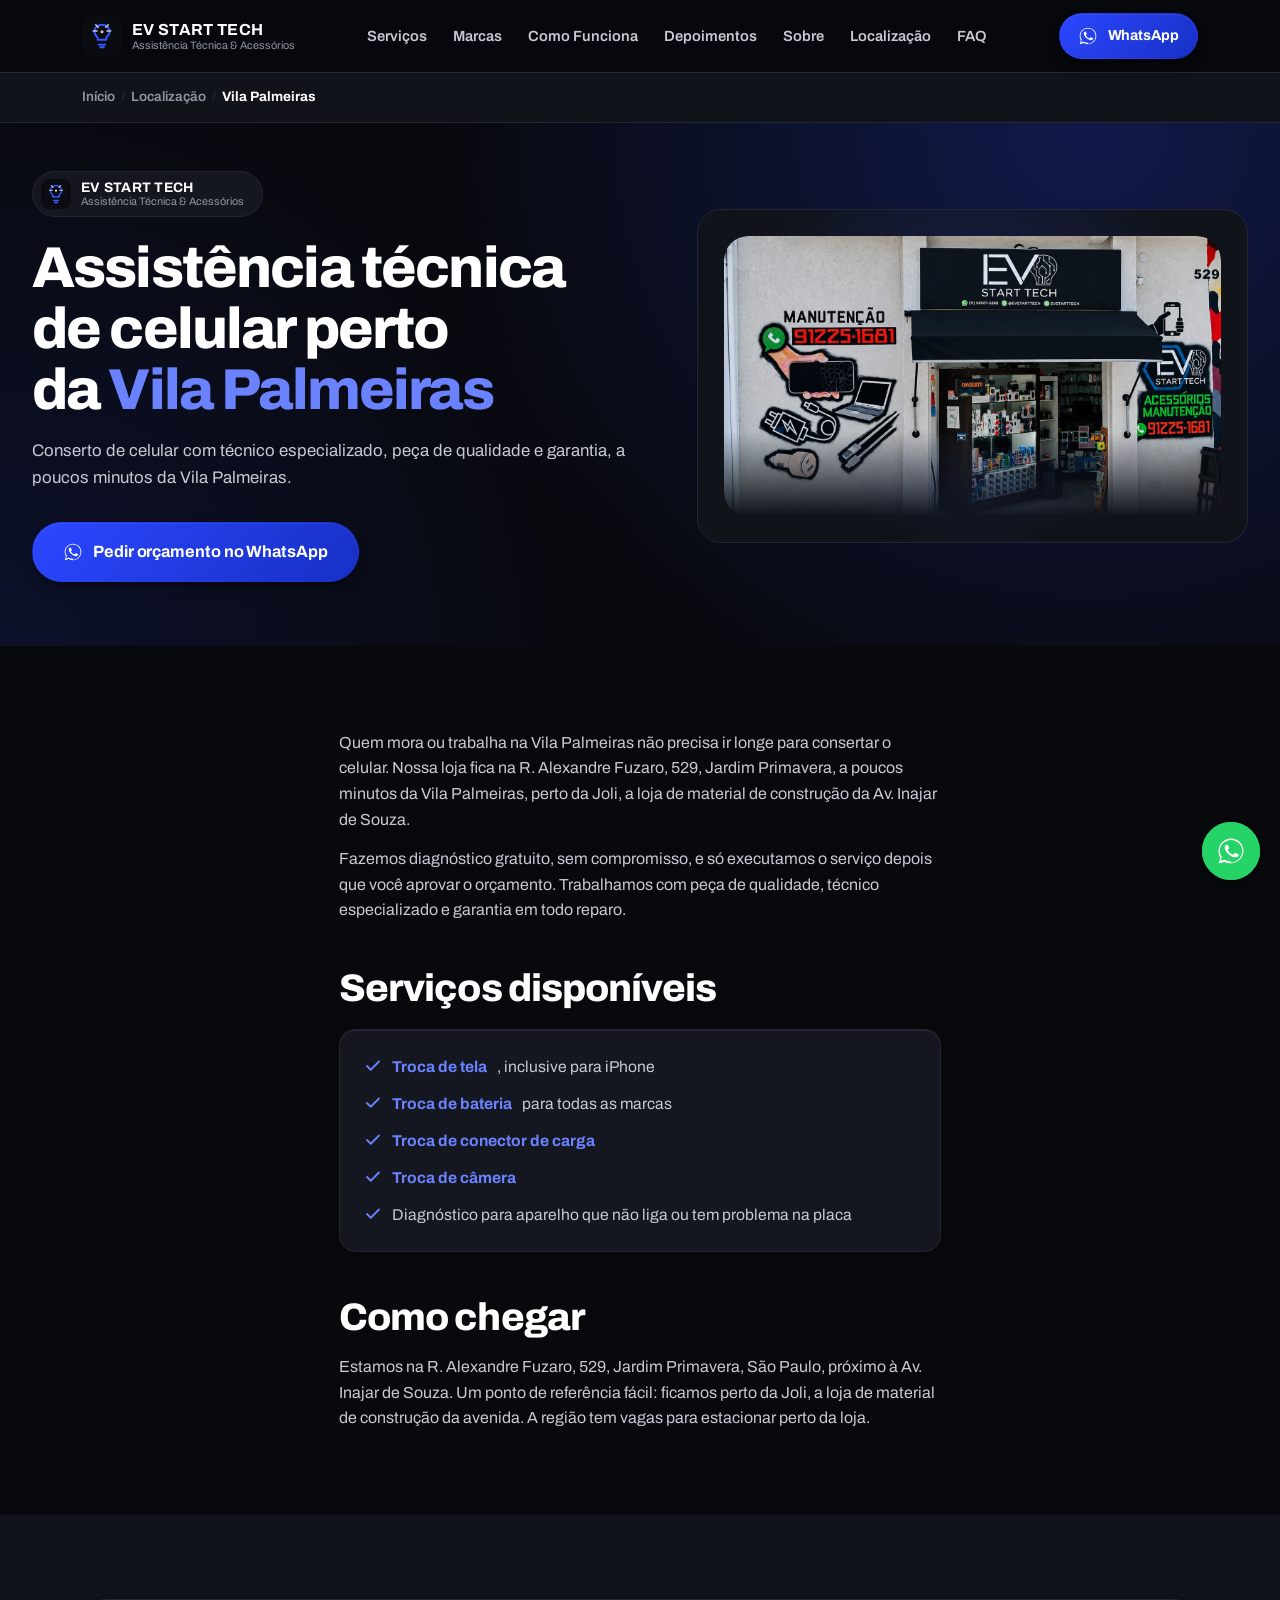
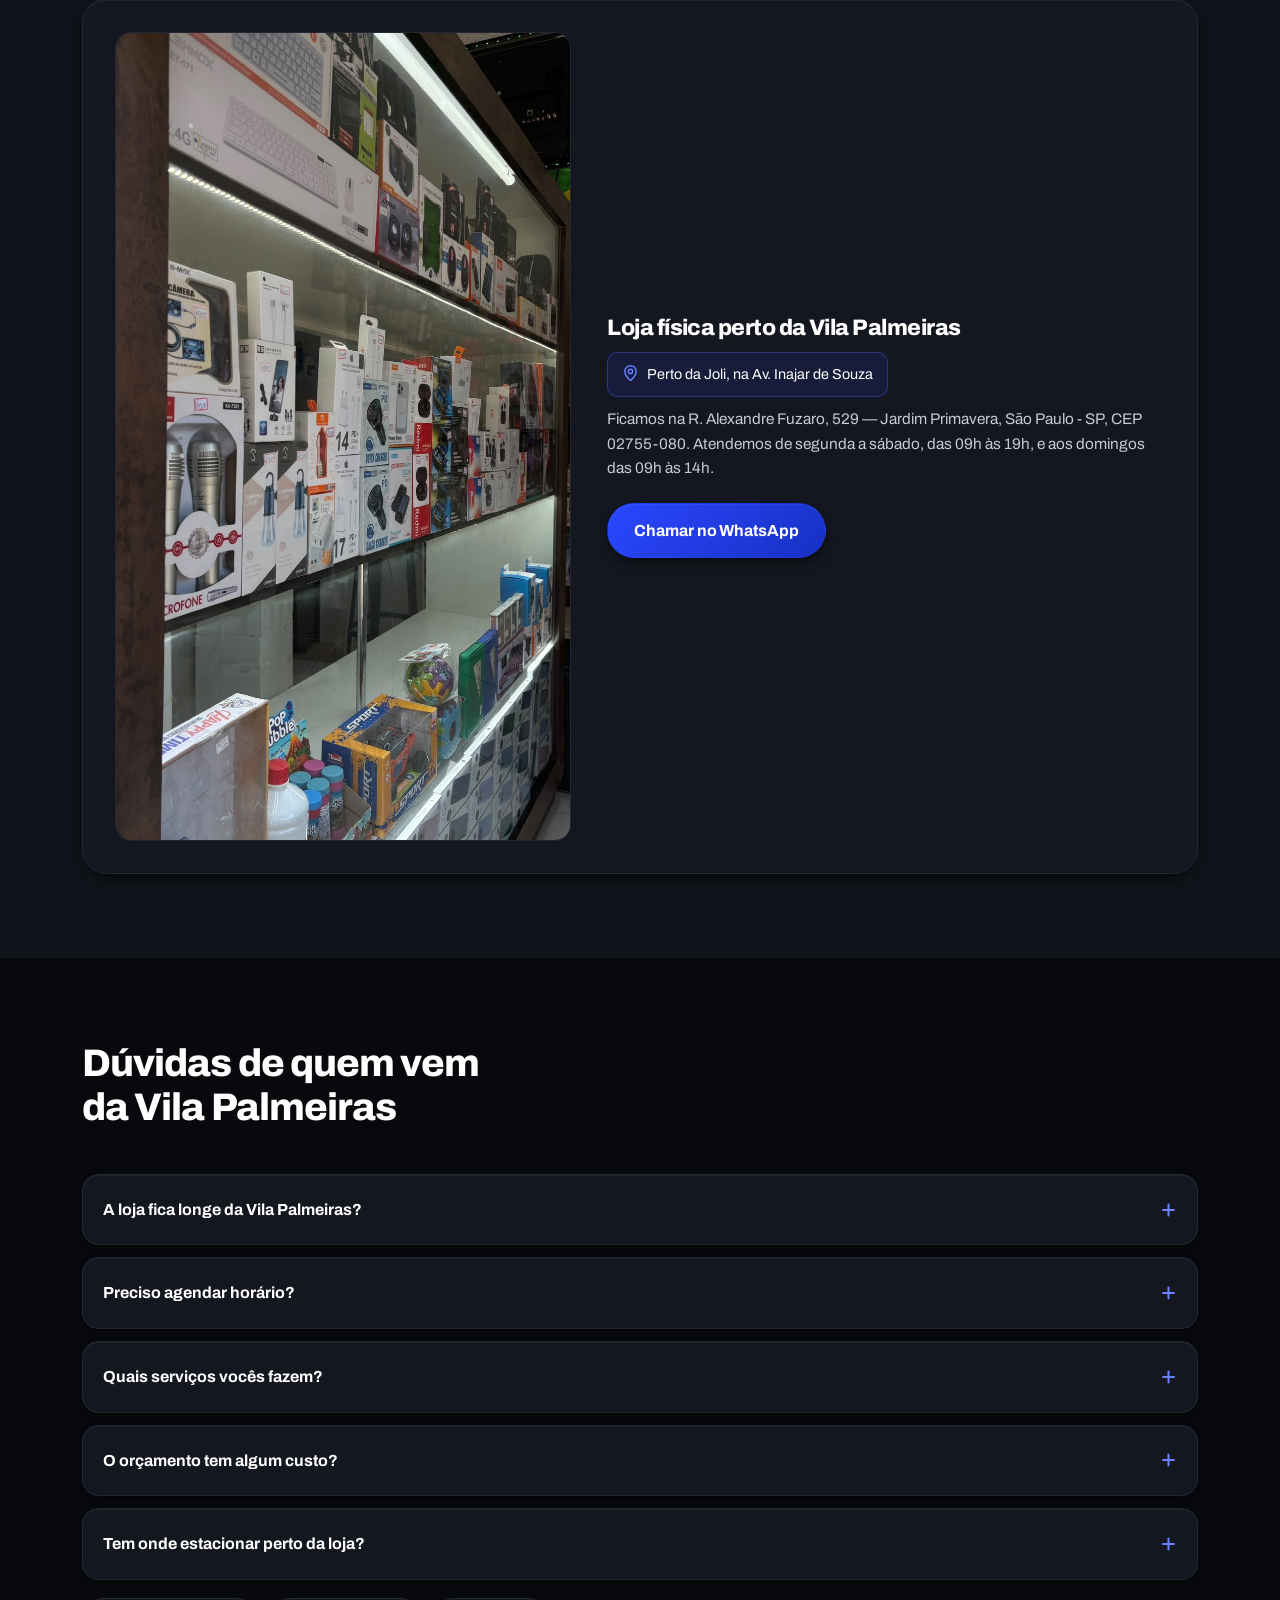
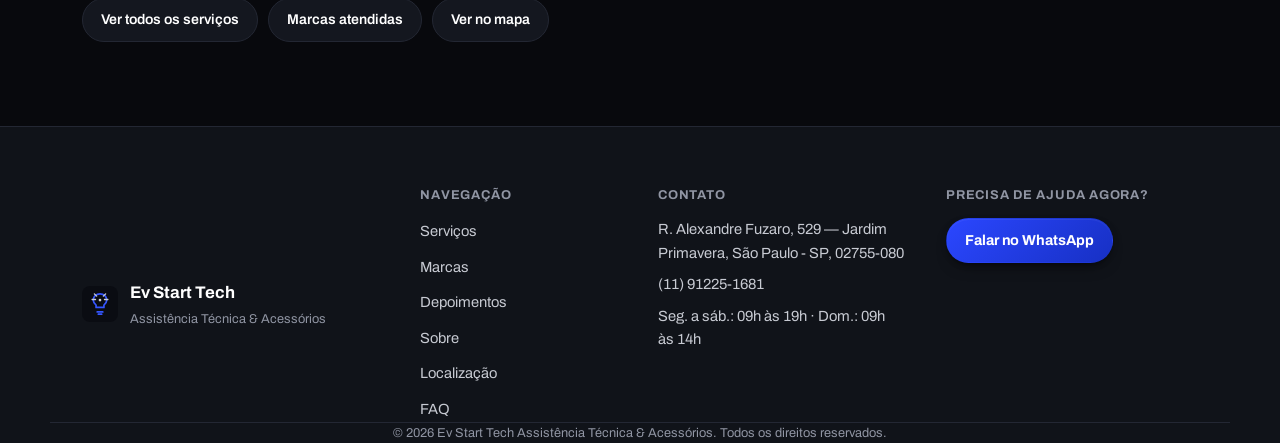
<file: assistencia-tecnica-vila-palmeiras.html>
<!DOCTYPE html>
<html lang="pt-BR">
<head>
<meta charset="UTF-8">
<meta name="viewport" content="width=device-width, initial-scale=1, viewport-fit=cover">
<title>Assistência Técnica de Celular na Vila Palmeiras | Ev Start Tech</title>
<meta name="description" content="Assistência técnica de celular perto da Vila Palmeiras, São Paulo. Troca de tela, bateria, câmera e mais, com técnico especializado, orçamento grátis pelo WhatsApp e garantia.">
<link rel="canonical" href="https://evstarttech.com.br/assistencia-tecnica-vila-palmeiras.html">
<meta name="robots" content="index, follow">
<meta name="theme-color" content="#0a0c12">
<meta name="author" content="Ev Start Tech Assistência Técnica & Acessórios">

<!-- Open Graph -->
<meta property="og:type" content="website">
<meta property="og:site_name" content="Ev Start Tech Assistência Técnica & Acessórios">
<meta property="og:title" content="Assistência Técnica de Celular na Vila Palmeiras | Ev Start Tech">
<meta property="og:description" content="Conserto de celular perto da Vila Palmeiras, com técnico especializado, peça de qualidade e garantia. Orçamento grátis pelo WhatsApp.">
<meta property="og:image" content="https://evstarttech.com.br/assets/img/fachada-evstart-tech.jpg">
<meta property="og:url" content="https://evstarttech.com.br/assistencia-tecnica-vila-palmeiras.html">
<meta property="og:locale" content="pt_BR">

<!-- Twitter -->
<meta name="twitter:card" content="summary_large_image">
<meta name="twitter:title" content="Assistência Técnica de Celular na Vila Palmeiras | Ev Start Tech">
<meta name="twitter:description" content="Conserto de celular perto da Vila Palmeiras, com técnico especializado, peça de qualidade e garantia. Orçamento grátis pelo WhatsApp.">
<meta name="twitter:image" content="https://evstarttech.com.br/assets/img/fachada-evstart-tech.jpg">

<link rel="icon" type="image/svg+xml" href="assets/img/favicon.svg">
<link rel="manifest" href="site.webmanifest">
<link rel="preload" href="assets/fonts/archivo-latin.woff2" as="font" type="font/woff2" crossorigin>
<link rel="preload" href="css/style.css" as="style">
<link rel="stylesheet" href="css/style.css">

<script type="application/ld+json">
{
  "@context": "https://schema.org",
  "@type": "ElectronicsStore",
  "@id": "https://evstarttech.com.br/#negocio",
  "name": "Ev Start Tech Assistência Técnica & Acessórios",
  "image": "https://evstarttech.com.br/assets/img/fachada-evstart-tech.jpg",
  "url": "https://evstarttech.com.br/assistencia-tecnica-vila-palmeiras.html",
  "telephone": "+5511912251681",
  "priceRange": "$$",
  "address": {
    "@type": "PostalAddress",
    "streetAddress": "R. Alexandre Fuzaro, 529 - Jardim Primavera",
    "addressLocality": "São Paulo",
    "addressRegion": "SP",
    "postalCode": "02755-080",
    "addressCountry": "BR"
  },
  "geo": {
    "@type": "GeoCoordinates",
    "latitude": -23.4889004,
    "longitude": -46.6825824
  },
  "areaServed": [
    {"@type": "Place", "name": "Vila Palmeiras"},
    {"@type": "Place", "name": "Freguesia do Ó"},
    {"@type": "Place", "name": "Inajar de Souza"},
    {"@type": "Place", "name": "Zona Norte de São Paulo"}
  ]
}
</script>
<script type="application/ld+json">
{
  "@context": "https://schema.org",
  "@type": "BreadcrumbList",
  "itemListElement": [
    {"@type": "ListItem", "position": 1, "name": "Início", "item": "https://evstarttech.com.br/"},
    {"@type": "ListItem", "position": 2, "name": "Localização", "item": "https://evstarttech.com.br/#localizacao"},
    {"@type": "ListItem", "position": 3, "name": "Vila Palmeiras", "item": "https://evstarttech.com.br/assistencia-tecnica-vila-palmeiras.html"}
  ]
}
</script>
<script type="application/ld+json">
{
  "@context": "https://schema.org",
  "@type": "FAQPage",
  "mainEntity": [
    {
      "@type": "Question",
      "name": "A loja fica longe da Vila Palmeiras?",
      "acceptedAnswer": {"@type": "Answer", "text": "Não. Ficamos na R. Alexandre Fuzaro, 529, Jardim Primavera, a poucos minutos da Vila Palmeiras, perto da Joli na Av. Inajar de Souza."}
    },
    {
      "@type": "Question",
      "name": "Preciso agendar horário?",
      "acceptedAnswer": {"@type": "Answer", "text": "Não é obrigatório. Você pode chamar no WhatsApp antes para confirmar a peça em estoque, ou simplesmente vir até a loja no nosso horário de atendimento."}
    },
    {
      "@type": "Question",
      "name": "Quais serviços vocês fazem?",
      "acceptedAnswer": {"@type": "Answer", "text": "Troca de tela, bateria, câmera, conector de carga e diagnóstico para aparelhos que não ligam, em praticamente todas as marcas."}
    },
    {
      "@type": "Question",
      "name": "O orçamento tem algum custo?",
      "acceptedAnswer": {"@type": "Answer", "text": "Não. O diagnóstico e o orçamento são gratuitos e sem compromisso. Você só decide depois de saber o valor exato do reparo."}
    },
    {
      "@type": "Question",
      "name": "Tem onde estacionar perto da loja?",
      "acceptedAnswer": {"@type": "Answer", "text": "Sim, a região tem vagas para estacionar perto da loja."}
    }
  ]
}
</script>
</head>
<body>

<a class="skip-link" href="#conteudo">Pular para o conteúdo</a>

<!-- HEADER -->
<header class="site-header" id="topo">
  <div class="container header-inner">
    <a href="index.html" class="brand" aria-label="Ev Start Tech - Início">
      <img src="assets/img/favicon.svg" alt="" width="40" height="40" class="brand-mark">
      <span class="brand-text">
        <strong>EV START TECH</strong>
        <small>Assistência Técnica &amp; Acessórios</small>
      </span>
    </a>

    <nav class="main-nav" id="main-nav" aria-label="Navegação principal">
      <ul>
        <li class="has-dropdown">
          <a href="index.html#servicos">Serviços</a>
          <ul class="dropdown">
            <li><a href="troca-de-tela-iphone.html">Troca de Tela de iPhone</a></li>
            <li><a href="troca-de-bateria.html">Troca de Bateria</a></li>
            <li><a href="troca-de-conector-de-carga.html">Troca de Conector de Carga</a></li>
            <li><a href="troca-de-camera.html">Troca de Câmera</a></li>
          </ul>
        </li>
        <li class="has-dropdown">
          <a href="index.html#marcas">Marcas</a>
          <ul class="dropdown">
            <li><a href="assistencia-tecnica-samsung.html">Assistência Samsung</a></li>
            <li><a href="assistencia-tecnica-motorola.html">Assistência Motorola</a></li>
          </ul>
        </li>
        <li><a href="index.html#como-funciona">Como Funciona</a></li>
        <li><a href="index.html#depoimentos">Depoimentos</a></li>
        <li><a href="index.html#sobre">Sobre</a></li>
        <li class="has-dropdown">
          <a href="index.html#localizacao">Localização</a>
          <ul class="dropdown">
            <li><a href="assistencia-tecnica-vila-palmeiras.html">Vila Palmeiras</a></li>
            <li><a href="assistencia-tecnica-limao.html">Limão</a></li>
            <li><a href="assistencia-tecnica-casa-verde.html">Casa Verde</a></li>
            <li><a href="assistencia-tecnica-vila-carbone.html">Vila Carbone</a></li>
            <li><a href="assistencia-tecnica-vila-bancaria.html">Vila Bancária</a></li>
          </ul>
        </li>
        <li><a href="index.html#faq">FAQ</a></li>
      </ul>
    </nav>

    <div class="header-actions">
      <a class="btn btn-primary btn-sm" href="https://wa.me/5511912251681?text=Ol%C3%A1!%20Sou%20da%20Vila%20Palmeiras%20e%20gostaria%20de%20um%20or%C3%A7amento." target="_blank" rel="noopener" aria-label="Falar no WhatsApp">
        <svg class="icon" viewBox="0 0 24 24" aria-hidden="true"><path d="M17.5 14.4c-.3-.1-1.7-.8-1.9-.9-.3-.1-.5-.1-.6.1-.2.3-.7.9-.9 1.1-.2.2-.3.2-.6.1-.3-.1-1.2-.5-2.3-1.4-.9-.8-1.4-1.7-1.6-2-.2-.3 0-.5.1-.6.1-.1.3-.3.4-.5.1-.2.2-.3.3-.5.1-.2 0-.4 0-.5C10.3 9 9.8 7.8 9.6 7.3c-.2-.5-.4-.4-.6-.4h-.5c-.2 0-.5.1-.7.3-.2.3-.9.9-.9 2.2s1 2.6 1.1 2.7c.1.2 2 3 4.7 4.2.7.3 1.2.5 1.6.6.7.2 1.3.2 1.8.1.5-.1 1.7-.7 1.9-1.3.2-.7.2-1.2.2-1.3-.1-.1-.3-.2-.6-.3z"/><path d="M12 2C6.5 2 2 6.5 2 12c0 1.9.5 3.7 1.5 5.3L2 22l4.8-1.5c1.5.8 3.3 1.3 5.2 1.3 5.5 0 10-4.5 10-10S17.5 2 12 2zm0 18.2c-1.7 0-3.4-.5-4.8-1.3l-.3-.2-3.2 1 1-3.1-.2-.3C3.5 15 3 13.5 3 12c0-4.9 4-8.9 9-8.9s9 4 9 8.9-4 9.2-9 9.2z"/></svg>
        <span class="btn-label">WhatsApp</span>
      </a>
      <button class="nav-toggle" id="navToggle" aria-expanded="false" aria-controls="main-nav" aria-label="Abrir menu">
        <span></span><span></span><span></span>
      </button>
    </div>
  </div>
</header>

<!-- BREADCRUMB -->
<div class="breadcrumb-bar">
  <div class="container">
    <a href="index.html">Início</a>
    <span> / </span>
    <a href="index.html#localizacao">Localização</a>
    <span> / </span>
    <span>Vila Palmeiras</span>
  </div>
</div>

<main id="conteudo">

  <!-- HERO -->
  <section class="hero page-hero">
    <div class="container hero-grid">
      <div class="hero-copy reveal">
        <div class="page-brand-tag">
          <img src="assets/img/favicon.svg" alt="">
          <span>
            <strong>EV START TECH</strong>
            <small>Assistência Técnica &amp; Acessórios</small>
          </span>
        </div>

        <h1>Assistência técnica de celular perto da <span class="text-accent">Vila Palmeiras</span></h1>
        <p class="hero-sub">Conserto de celular com técnico especializado, peça de qualidade e garantia, a poucos minutos da Vila Palmeiras.</p>

        <div class="hero-ctas">
          <a class="btn btn-primary btn-lg" href="https://wa.me/5511912251681?text=Ol%C3%A1!%20Sou%20da%20Vila%20Palmeiras%20e%20gostaria%20de%20um%20or%C3%A7amento." target="_blank" rel="noopener">
            <svg class="icon" viewBox="0 0 24 24" aria-hidden="true"><path d="M17.5 14.4c-.3-.1-1.7-.8-1.9-.9-.3-.1-.5-.1-.6.1-.2.3-.7.9-.9 1.1-.2.2-.3.2-.6.1-.3-.1-1.2-.5-2.3-1.4-.9-.8-1.4-1.7-1.6-2-.2-.3 0-.5.1-.6.1-.1.3-.3.4-.5.1-.2.2-.3.3-.5.1-.2 0-.4 0-.5C10.3 9 9.8 7.8 9.6 7.3c-.2-.5-.4-.4-.6-.4h-.5c-.2 0-.5.1-.7.3-.2.3-.9.9-.9 2.2s1 2.6 1.1 2.7c.1.2 2 3 4.7 4.2.7.3 1.2.5 1.6.6.7.2 1.3.2 1.8.1.5-.1 1.7-.7 1.9-1.3.2-.7.2-1.2.2-1.3-.1-.1-.3-.2-.6-.3z"/><path d="M12 2C6.5 2 2 6.5 2 12c0 1.9.5 3.7 1.5 5.3L2 22l4.8-1.5c1.5.8 3.3 1.3 5.2 1.3 5.5 0 10-4.5 10-10S17.5 2 12 2zm0 18.2c-1.7 0-3.4-.5-4.8-1.3l-.3-.2-3.2 1 1-3.1-.2-.3C3.5 15 3 13.5 3 12c0-4.9 4-8.9 9-8.9s9 4 9 8.9-4 9.2-9 9.2z"/></svg>
            Pedir orçamento no WhatsApp
          </a>
        </div>
      </div>

      <div class="hero-media reveal">
        <div class="page-hero-media">
          <img src="assets/img/fachada-evstart-tech.jpg" alt="Fachada da loja Ev Start Tech, perto da Vila Palmeiras" width="1400" height="788" loading="eager" fetchpriority="high">
        </div>
      </div>
    </div>
  </section>

  <!-- CONTEÚDO -->
  <section class="section" id="sobre-o-servico">
    <div class="container prose reveal">
      <p>Quem mora ou trabalha na Vila Palmeiras não precisa ir longe para consertar o celular. Nossa loja fica na R. Alexandre Fuzaro, 529, Jardim Primavera, a poucos minutos da Vila Palmeiras, perto da Joli, a loja de material de construção da Av. Inajar de Souza.</p>
      <p>Fazemos diagnóstico gratuito, sem compromisso, e só executamos o serviço depois que você aprovar o orçamento. Trabalhamos com peça de qualidade, técnico especializado e garantia em todo reparo.</p>

      <h2>Serviços disponíveis</h2>
      <ul class="check-list">
        <li>
          <svg viewBox="0 0 24 24" fill="none" stroke="currentColor" stroke-width="2.4" stroke-linecap="round" stroke-linejoin="round" aria-hidden="true"><path d="M20 6L9 17l-5-5"/></svg>
          <a href="troca-de-tela-iphone.html">Troca de tela</a>, inclusive para iPhone
        </li>
        <li>
          <svg viewBox="0 0 24 24" fill="none" stroke="currentColor" stroke-width="2.4" stroke-linecap="round" stroke-linejoin="round" aria-hidden="true"><path d="M20 6L9 17l-5-5"/></svg>
          <a href="troca-de-bateria.html">Troca de bateria</a> para todas as marcas
        </li>
        <li>
          <svg viewBox="0 0 24 24" fill="none" stroke="currentColor" stroke-width="2.4" stroke-linecap="round" stroke-linejoin="round" aria-hidden="true"><path d="M20 6L9 17l-5-5"/></svg>
          <a href="troca-de-conector-de-carga.html">Troca de conector de carga</a>
        </li>
        <li>
          <svg viewBox="0 0 24 24" fill="none" stroke="currentColor" stroke-width="2.4" stroke-linecap="round" stroke-linejoin="round" aria-hidden="true"><path d="M20 6L9 17l-5-5"/></svg>
          <a href="troca-de-camera.html">Troca de câmera</a>
        </li>
        <li>
          <svg viewBox="0 0 24 24" fill="none" stroke="currentColor" stroke-width="2.4" stroke-linecap="round" stroke-linejoin="round" aria-hidden="true"><path d="M20 6L9 17l-5-5"/></svg>
          Diagnóstico para aparelho que não liga ou tem problema na placa
        </li>
      </ul>

      <h2>Como chegar</h2>
      <p>Estamos na R. Alexandre Fuzaro, 529, Jardim Primavera, São Paulo, próximo à Av. Inajar de Souza. Um ponto de referência fácil: ficamos perto da Joli, a loja de material de construção da avenida. A região tem vagas para estacionar perto da loja.</p>
    </div>
  </section>

  <!-- LOJA -->
  <section class="section section-alt" id="a-loja">
    <div class="container reveal">
      <div class="store-block">
        <img src="assets/img/sobre-loja-1.jpg" alt="Vitrine da Ev Start Tech com acessórios organizados" width="900" height="1600" loading="lazy" decoding="async">
        <div>
          <h2>Loja física perto da Vila Palmeiras</h2>
          <div class="store-landmark">
            <svg viewBox="0 0 24 24" fill="none" stroke="currentColor" stroke-width="2" stroke-linecap="round" stroke-linejoin="round" aria-hidden="true"><path d="M12 22s8-7.5 8-13a8 8 0 1 0-16 0c0 5.5 8 13 8 13z"/><circle cx="12" cy="9" r="3"/></svg>
            Perto da Joli, na Av. Inajar de Souza
          </div>
          <p>Ficamos na R. Alexandre Fuzaro, 529 — Jardim Primavera, São Paulo - SP, CEP 02755-080. Atendemos de segunda a sábado, das 09h às 19h, e aos domingos das 09h às 14h.</p>
          <a class="btn btn-primary" href="https://wa.me/5511912251681?text=Ol%C3%A1!%20Sou%20da%20Vila%20Palmeiras%20e%20quero%20saber%20como%20chegar%20na%20loja." target="_blank" rel="noopener">Chamar no WhatsApp</a>
        </div>
      </div>
    </div>
  </section>

  <!-- FAQ -->
  <section class="section" id="faq">
    <div class="container">
      <header class="section-head reveal">
        <h2>Dúvidas de quem vem da Vila Palmeiras</h2>
      </header>

      <div class="faq-list reveal">
        <details class="faq-item">
          <summary>A loja fica longe da Vila Palmeiras?</summary>
          <p>Não. Ficamos na R. Alexandre Fuzaro, 529, Jardim Primavera, a poucos minutos da Vila Palmeiras, perto da Joli na Av. Inajar de Souza.</p>
        </details>
        <details class="faq-item">
          <summary>Preciso agendar horário?</summary>
          <p>Não é obrigatório. Você pode chamar no WhatsApp antes para confirmar a peça em estoque, ou simplesmente vir até a loja no nosso horário de atendimento.</p>
        </details>
        <details class="faq-item">
          <summary>Quais serviços vocês fazem?</summary>
          <p>Troca de tela, bateria, câmera, conector de carga e diagnóstico para aparelhos que não ligam, em praticamente todas as marcas.</p>
        </details>
        <details class="faq-item">
          <summary>O orçamento tem algum custo?</summary>
          <p>Não. O diagnóstico e o orçamento são gratuitos e sem compromisso. Você só decide depois de saber o valor exato do reparo.</p>
        </details>
        <details class="faq-item">
          <summary>Tem onde estacionar perto da loja?</summary>
          <p>Sim, a região tem vagas para estacionar perto da loja.</p>
        </details>
      </div>

      <p class="related-links">
        <a href="index.html#servicos">Ver todos os serviços</a>
        <a href="index.html#marcas">Marcas atendidas</a>
        <a href="index.html#localizacao">Ver no mapa</a>
      </p>
    </div>
  </section>

</main>

<!-- RODAPÉ -->
<footer class="site-footer">
  <div class="container footer-grid">
    <div class="footer-brand">
      <img src="assets/img/favicon.svg" alt="" width="36" height="36">
      <div>
        <strong>Ev Start Tech</strong>
        <p>Assistência Técnica &amp; Acessórios</p>
      </div>
    </div>

    <nav aria-label="Links do rodapé">
      <h3>Navegação</h3>
      <ul>
        <li><a href="index.html#servicos">Serviços</a></li>
        <li><a href="index.html#marcas">Marcas</a></li>
        <li><a href="index.html#depoimentos">Depoimentos</a></li>
        <li><a href="index.html#sobre">Sobre</a></li>
        <li><a href="index.html#localizacao">Localização</a></li>
        <li><a href="index.html#faq">FAQ</a></li>
      </ul>
    </nav>

    <div class="footer-contact">
      <h3>Contato</h3>
      <p>R. Alexandre Fuzaro, 529 — Jardim Primavera, São Paulo - SP, 02755-080</p>
      <p><a href="tel:+5511912251681">(11) 91225-1681</a></p>
      <p>Seg. a sáb.: 09h às 19h · Dom.: 09h às 14h</p>
    </div>

    <div class="footer-cta">
      <h3>Precisa de ajuda agora?</h3>
      <a class="btn btn-primary btn-sm" href="https://wa.me/5511912251681?text=Ol%C3%A1!%20Vim%20pelo%20site%20e%20gostaria%20de%20um%20or%C3%A7amento." target="_blank" rel="noopener">Falar no WhatsApp</a>
    </div>
  </div>

  <div class="container footer-bottom">
    <p>© <span id="year"></span> Ev Start Tech Assistência Técnica &amp; Acessórios. Todos os direitos reservados.</p>
  </div>
</footer>

<!-- BOTÕES FLUTUANTES -->
<a class="whatsapp-float" href="https://wa.me/5511912251681?text=Ol%C3%A1!%20Vim%20pelo%20site%20e%20gostaria%20de%20um%20or%C3%A7amento." target="_blank" rel="noopener" aria-label="Falar no WhatsApp">
  <svg viewBox="0 0 24 24" aria-hidden="true"><path d="M17.5 14.4c-.3-.1-1.7-.8-1.9-.9-.3-.1-.5-.1-.6.1-.2.3-.7.9-.9 1.1-.2.2-.3.2-.6.1-.3-.1-1.2-.5-2.3-1.4-.9-.8-1.4-1.7-1.6-2-.2-.3 0-.5.1-.6.1-.1.3-.3.4-.5.1-.2.2-.3.3-.5.1-.2 0-.4 0-.5C10.3 9 9.8 7.8 9.6 7.3c-.2-.5-.4-.4-.6-.4h-.5c-.2 0-.5.1-.7.3-.2.3-.9.9-.9 2.2s1 2.6 1.1 2.7c.1.2 2 3 4.7 4.2.7.3 1.2.5 1.6.6.7.2 1.3.2 1.8.1.5-.1 1.7-.7 1.9-1.3.2-.7.2-1.2.2-1.3-.1-.1-.3-.2-.6-.3z"/><path d="M12 2C6.5 2 2 6.5 2 12c0 1.9.5 3.7 1.5 5.3L2 22l4.8-1.5c1.5.8 3.3 1.3 5.2 1.3 5.5 0 10-4.5 10-10S17.5 2 12 2zm0 18.2c-1.7 0-3.4-.5-4.8-1.3l-.3-.2-3.2 1 1-3.1-.2-.3C3.5 15 3 13.5 3 12c0-4.9 4-8.9 9-8.9s9 4 9 8.9-4 9.2-9 9.2z"/></svg>
</a>

<button class="back-to-top" id="backToTop" aria-label="Voltar ao topo">
  <svg viewBox="0 0 24 24" aria-hidden="true"><path d="M12 19V5M5 12l7-7 7 7" fill="none" stroke="currentColor" stroke-width="2.2" stroke-linecap="round" stroke-linejoin="round"/></svg>
</button>

<script src="js/script.js" defer></script>
</body>
</html>
</file>
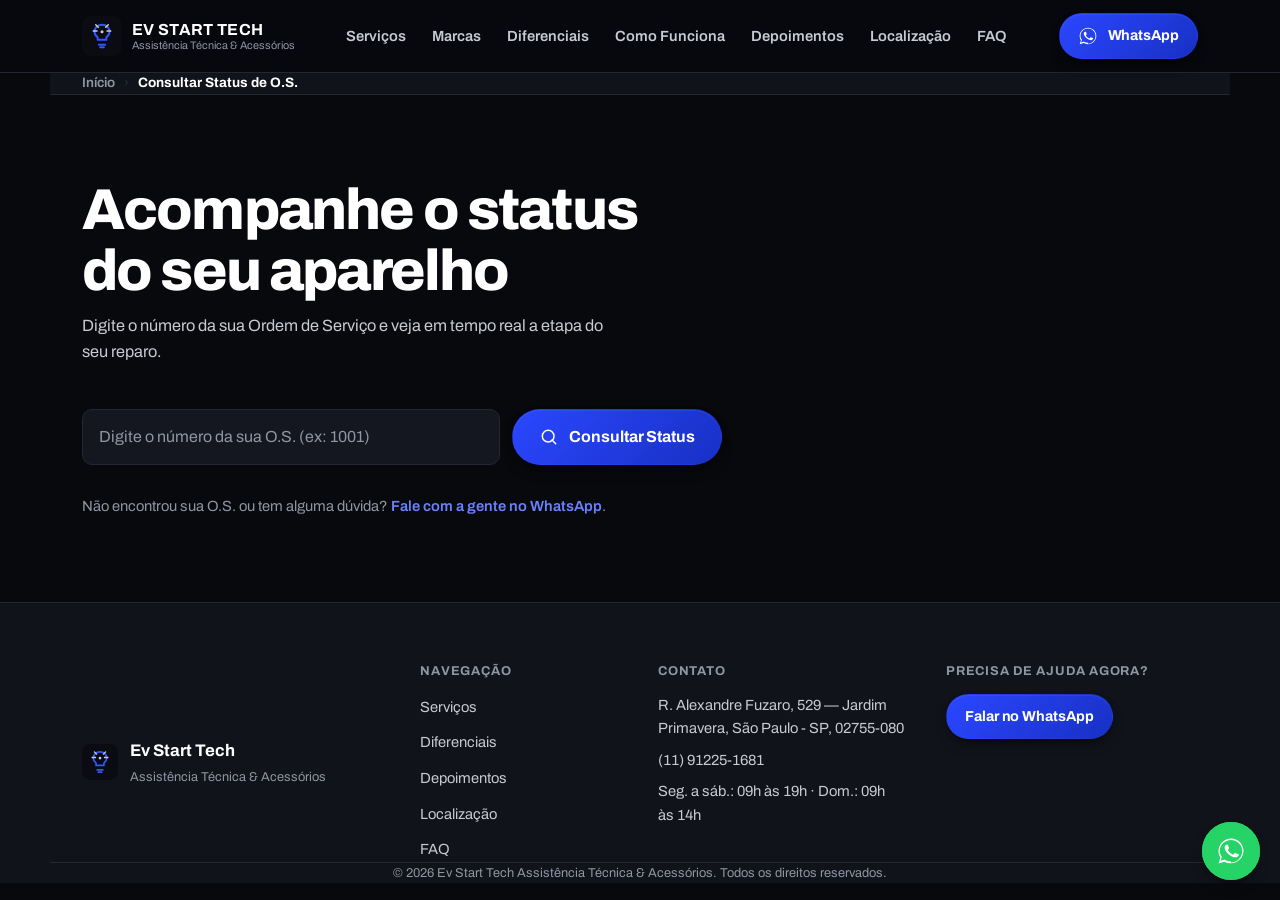
<file: consulta.html>
<!DOCTYPE html>
<html lang="pt-BR">
<head>
<meta charset="UTF-8">
<meta name="viewport" content="width=device-width, initial-scale=1, viewport-fit=cover">
<title>Consulta de Status de O.S. | Ev Start Tech</title>
<meta name="description" content="Consulte em tempo real o status da sua Ordem de Serviço na Ev Start Tech. Digite o número da O.S. e acompanhe o andamento do seu reparo.">
<link rel="canonical" href="https://evstarttech.com.br/consulta.html">
<meta name="robots" content="noindex, nofollow">
<meta name="theme-color" content="#0a0c12">
<meta name="author" content="Ev Start Tech Assistência Técnica & Acessórios">

<!-- Open Graph -->
<meta property="og:type" content="website">
<meta property="og:site_name" content="Ev Start Tech Assistência Técnica & Acessórios">
<meta property="og:title" content="Consulta de Status de O.S. | Ev Start Tech">
<meta property="og:description" content="Acompanhe em tempo real a etapa do seu reparo. Digite o número da sua Ordem de Serviço e veja o status atual.">
<meta property="og:image" content="https://evstarttech.com.br/assets/img/fachada-evstart-tech.jpg">
<meta property="og:url" content="https://evstarttech.com.br/consulta.html">
<meta property="og:locale" content="pt_BR">

<!-- Twitter -->
<meta name="twitter:card" content="summary_large_image">
<meta name="twitter:title" content="Consulta de Status de O.S. | Ev Start Tech">
<meta name="twitter:description" content="Acompanhe em tempo real a etapa do seu reparo. Digite o número da sua Ordem de Serviço e veja o status atual.">
<meta name="twitter:image" content="https://evstarttech.com.br/assets/img/fachada-evstart-tech.jpg">

<link rel="icon" type="image/svg+xml" href="assets/img/favicon.svg">
<link rel="manifest" href="site.webmanifest">
<link rel="preload" href="assets/fonts/archivo-latin.woff2" as="font" type="font/woff2" crossorigin>
<link rel="preload" href="css/style.css" as="style">
<link rel="stylesheet" href="css/style.css">

<script type="application/ld+json">
{
  "@context": "https://schema.org",
  "@type": "ElectronicsStore",
  "@id": "https://evstarttech.com.br/#negocio",
  "name": "Ev Start Tech Assistência Técnica & Acessórios",
  "image": "https://evstarttech.com.br/assets/img/fachada-evstart-tech.jpg",
  "url": "https://evstarttech.com.br/",
  "telephone": "+5511912251681",
  "priceRange": "$$",
  "address": {
    "@type": "PostalAddress",
    "streetAddress": "R. Alexandre Fuzaro, 529 - Jardim Primavera",
    "addressLocality": "São Paulo",
    "addressRegion": "SP",
    "postalCode": "02755-080",
    "addressCountry": "BR"
  },
  "geo": {
    "@type": "GeoCoordinates",
    "latitude": -23.4889004,
    "longitude": -46.6825824
  },
  "areaServed": [
    {"@type": "Place", "name": "Freguesia do Ó"},
    {"@type": "Place", "name": "Vila Palmeiras"},
    {"@type": "Place", "name": "Inajar de Souza"},
    {"@type": "Place", "name": "Zona Norte de São Paulo"}
  ],
  "openingHoursSpecification": [
    {
      "@type": "OpeningHoursSpecification",
      "dayOfWeek": ["Monday","Tuesday","Wednesday","Thursday","Friday","Saturday"],
      "opens": "09:00",
      "closes": "19:00"
    },
    {
      "@type": "OpeningHoursSpecification",
      "dayOfWeek": ["Sunday"],
      "opens": "09:00",
      "closes": "14:00"
    }
  ],
  "sameAs": [
    "https://www.instagram.com/evstarttechoficial/",
    "https://www.facebook.com/people/EVstarttech/61557931019876/",
    "https://maps.app.goo.gl/JSgq7ctS7Nh7Yr2N9"
  ]
}
</script>
<script type="application/ld+json">
{
  "@context": "https://schema.org",
  "@type": "BreadcrumbList",
  "itemListElement": [
    {"@type": "ListItem", "position": 1, "name": "Início", "item": "https://evstarttech.com.br/"},
    {"@type": "ListItem", "position": 2, "name": "Consultar Status de O.S.", "item": "https://evstarttech.com.br/consulta.html"}
  ]
}
</script>
</head>
<body>

<a class="skip-link" href="#conteudo">Pular para o conteúdo</a>

<!-- HEADER -->
<header class="site-header" id="topo">
  <div class="container header-inner">
    <a href="index.html" class="brand" aria-label="Ev Start Tech - Início">
      <img src="assets/img/favicon.svg" alt="" width="40" height="40" class="brand-mark">
      <span class="brand-text">
        <strong>EV START TECH</strong>
        <small>Assistência Técnica &amp; Acessórios</small>
      </span>
    </a>

    <nav class="main-nav" id="main-nav" aria-label="Navegação principal">
      <ul>
        <li><a href="index.html#servicos">Serviços</a></li>
        <li><a href="index.html#marcas">Marcas</a></li>
        <li><a href="index.html#diferenciais">Diferenciais</a></li>
        <li><a href="index.html#como-funciona">Como Funciona</a></li>
        <li><a href="index.html#depoimentos">Depoimentos</a></li>
        <li><a href="index.html#localizacao">Localização</a></li>
        <li><a href="index.html#faq">FAQ</a></li>
      </ul>
    </nav>

    <div class="header-actions">
      <a class="btn btn-primary btn-sm" href="https://wa.me/5511912251681?text=Ol%C3%A1!%20Vim%20pelo%20site%20e%20gostaria%20de%20um%20or%C3%A7amento." target="_blank" rel="noopener" aria-label="Falar no WhatsApp">
        <svg class="icon" viewBox="0 0 24 24" aria-hidden="true"><path d="M17.5 14.4c-.3-.1-1.7-.8-1.9-.9-.3-.1-.5-.1-.6.1-.2.3-.7.9-.9 1.1-.2.2-.3.2-.6.1-.3-.1-1.2-.5-2.3-1.4-.9-.8-1.4-1.7-1.6-2-.2-.3 0-.5.1-.6.1-.1.3-.3.4-.5.1-.2.2-.3.3-.5.1-.2 0-.4 0-.5C10.3 9 9.8 7.8 9.6 7.3c-.2-.5-.4-.4-.6-.4h-.5c-.2 0-.5.1-.7.3-.2.3-.9.9-.9 2.2s1 2.6 1.1 2.7c.1.2 2 3 4.7 4.2.7.3 1.2.5 1.6.6.7.2 1.3.2 1.8.1.5-.1 1.7-.7 1.9-1.3.2-.7.2-1.2.2-1.3-.1-.1-.3-.2-.6-.3z"/><path d="M12 2C6.5 2 2 6.5 2 12c0 1.9.5 3.7 1.5 5.3L2 22l4.8-1.5c1.5.8 3.3 1.3 5.2 1.3 5.5 0 10-4.5 10-10S17.5 2 12 2zm0 18.2c-1.7 0-3.4-.5-4.8-1.3l-.3-.2-3.2 1 1-3.1-.2-.3C3.5 15 3 13.5 3 12c0-4.9 4-8.9 9-8.9s9 4 9 8.9-4 9.2-9 9.2z"/></svg>
        <span class="btn-label">WhatsApp</span>
      </a>
      <button class="nav-toggle" id="navToggle" aria-expanded="false" aria-controls="main-nav" aria-label="Abrir menu">
        <span></span><span></span><span></span>
      </button>
    </div>
  </div>
</header>

<p class="breadcrumb-bar container" aria-label="breadcrumb">
  <a href="index.html">Início</a> <span aria-hidden="true">›</span> <span>Consultar Status de O.S.</span>
</p>

<main id="conteudo">

  <!-- CONSULTA DE STATUS DE O.S. -->
  <section class="section" id="consulta-os">
    <div class="container">
      <header class="section-head reveal">
        <h1>Acompanhe o status do seu aparelho</h1>
        <p class="section-sub">Digite o número da sua Ordem de Serviço e veja em tempo real a etapa do seu reparo.</p>
      </header>

      <div class="os-lookup reveal">
        <form class="os-form" id="osForm" novalidate>
          <label class="visually-hidden" for="osInput">Número da O.S.</label>
          <input type="text" id="osInput" name="os" inputmode="numeric" autocomplete="off" placeholder="Digite o número da sua O.S. (ex: 1001)" required>
          <button class="btn btn-primary" type="submit">
            <svg class="icon" viewBox="0 0 24 24" aria-hidden="true"><circle cx="11" cy="11" r="7" fill="none" stroke="currentColor" stroke-width="1.8"/><path d="M20 20l-4.3-4.3" stroke="currentColor" stroke-width="1.8" stroke-linecap="round"/></svg>
            Consultar Status
          </button>
        </form>
        <div class="os-result" id="osResult" aria-live="polite"></div>
      </div>

      <p class="section-note reveal">Não encontrou sua O.S. ou tem alguma dúvida? <a href="https://wa.me/5511912251681?text=Ol%C3%A1!%20Gostaria%20de%20saber%20sobre%20o%20status%20da%20minha%20O.S." target="_blank" rel="noopener">Fale com a gente no WhatsApp</a>.</p>
    </div>
  </section>

</main>

<!-- RODAPÉ -->
<footer class="site-footer">
  <div class="container footer-grid">
    <div class="footer-brand">
      <img src="assets/img/favicon.svg" alt="" width="36" height="36">
      <div>
        <strong>Ev Start Tech</strong>
        <p>Assistência Técnica &amp; Acessórios</p>
      </div>
    </div>

    <nav aria-label="Links do rodapé">
      <h3>Navegação</h3>
      <ul>
        <li><a href="index.html#servicos">Serviços</a></li>
        <li><a href="index.html#diferenciais">Diferenciais</a></li>
        <li><a href="index.html#depoimentos">Depoimentos</a></li>
        <li><a href="index.html#localizacao">Localização</a></li>
        <li><a href="index.html#faq">FAQ</a></li>
      </ul>
    </nav>

    <div class="footer-contact">
      <h3>Contato</h3>
      <p>R. Alexandre Fuzaro, 529 — Jardim Primavera, São Paulo - SP, 02755-080</p>
      <p><a href="tel:+5511912251681">(11) 91225-1681</a></p>
      <p>Seg. a sáb.: 09h às 19h · Dom.: 09h às 14h</p>
    </div>

    <div class="footer-cta">
      <h3>Precisa de ajuda agora?</h3>
      <a class="btn btn-primary btn-sm" href="https://wa.me/5511912251681?text=Ol%C3%A1!%20Vim%20pelo%20site%20e%20gostaria%20de%20um%20or%C3%A7amento." target="_blank" rel="noopener">Falar no WhatsApp</a>
    </div>
  </div>

  <div class="container footer-bottom">
    <p>© <span id="year"></span> Ev Start Tech Assistência Técnica &amp; Acessórios. Todos os direitos reservados.</p>
  </div>
</footer>

<!-- BOTÕES FLUTUANTES -->
<a class="whatsapp-float" href="https://wa.me/5511912251681?text=Ol%C3%A1!%20Vim%20pelo%20site%20e%20gostaria%20de%20um%20or%C3%A7amento." target="_blank" rel="noopener" aria-label="Falar no WhatsApp">
  <svg viewBox="0 0 24 24" aria-hidden="true"><path d="M17.5 14.4c-.3-.1-1.7-.8-1.9-.9-.3-.1-.5-.1-.6.1-.2.3-.7.9-.9 1.1-.2.2-.3.2-.6.1-.3-.1-1.2-.5-2.3-1.4-.9-.8-1.4-1.7-1.6-2-.2-.3 0-.5.1-.6.1-.1.3-.3.4-.5.1-.2.2-.3.3-.5.1-.2 0-.4 0-.5C10.3 9 9.8 7.8 9.6 7.3c-.2-.5-.4-.4-.6-.4h-.5c-.2 0-.5.1-.7.3-.2.3-.9.9-.9 2.2s1 2.6 1.1 2.7c.1.2 2 3 4.7 4.2.7.3 1.2.5 1.6.6.7.2 1.3.2 1.8.1.5-.1 1.7-.7 1.9-1.3.2-.7.2-1.2.2-1.3-.1-.1-.3-.2-.6-.3z"/><path d="M12 2C6.5 2 2 6.5 2 12c0 1.9.5 3.7 1.5 5.3L2 22l4.8-1.5c1.5.8 3.3 1.3 5.2 1.3 5.5 0 10-4.5 10-10S17.5 2 12 2zm0 18.2c-1.7 0-3.4-.5-4.8-1.3l-.3-.2-3.2 1 1-3.1-.2-.3C3.5 15 3 13.5 3 12c0-4.9 4-8.9 9-8.9s9 4 9 8.9-4 9.2-9 9.2z"/></svg>
</a>

<button class="back-to-top" id="backToTop" aria-label="Voltar ao topo">
  <svg viewBox="0 0 24 24" aria-hidden="true"><path d="M12 19V5M5 12l7-7 7 7" fill="none" stroke="currentColor" stroke-width="2.2" stroke-linecap="round" stroke-linejoin="round"/></svg>
</button>

<script src="js/script.js" defer></script>
<script src="js/status.js" defer></script>
</body>
</html>
</file>
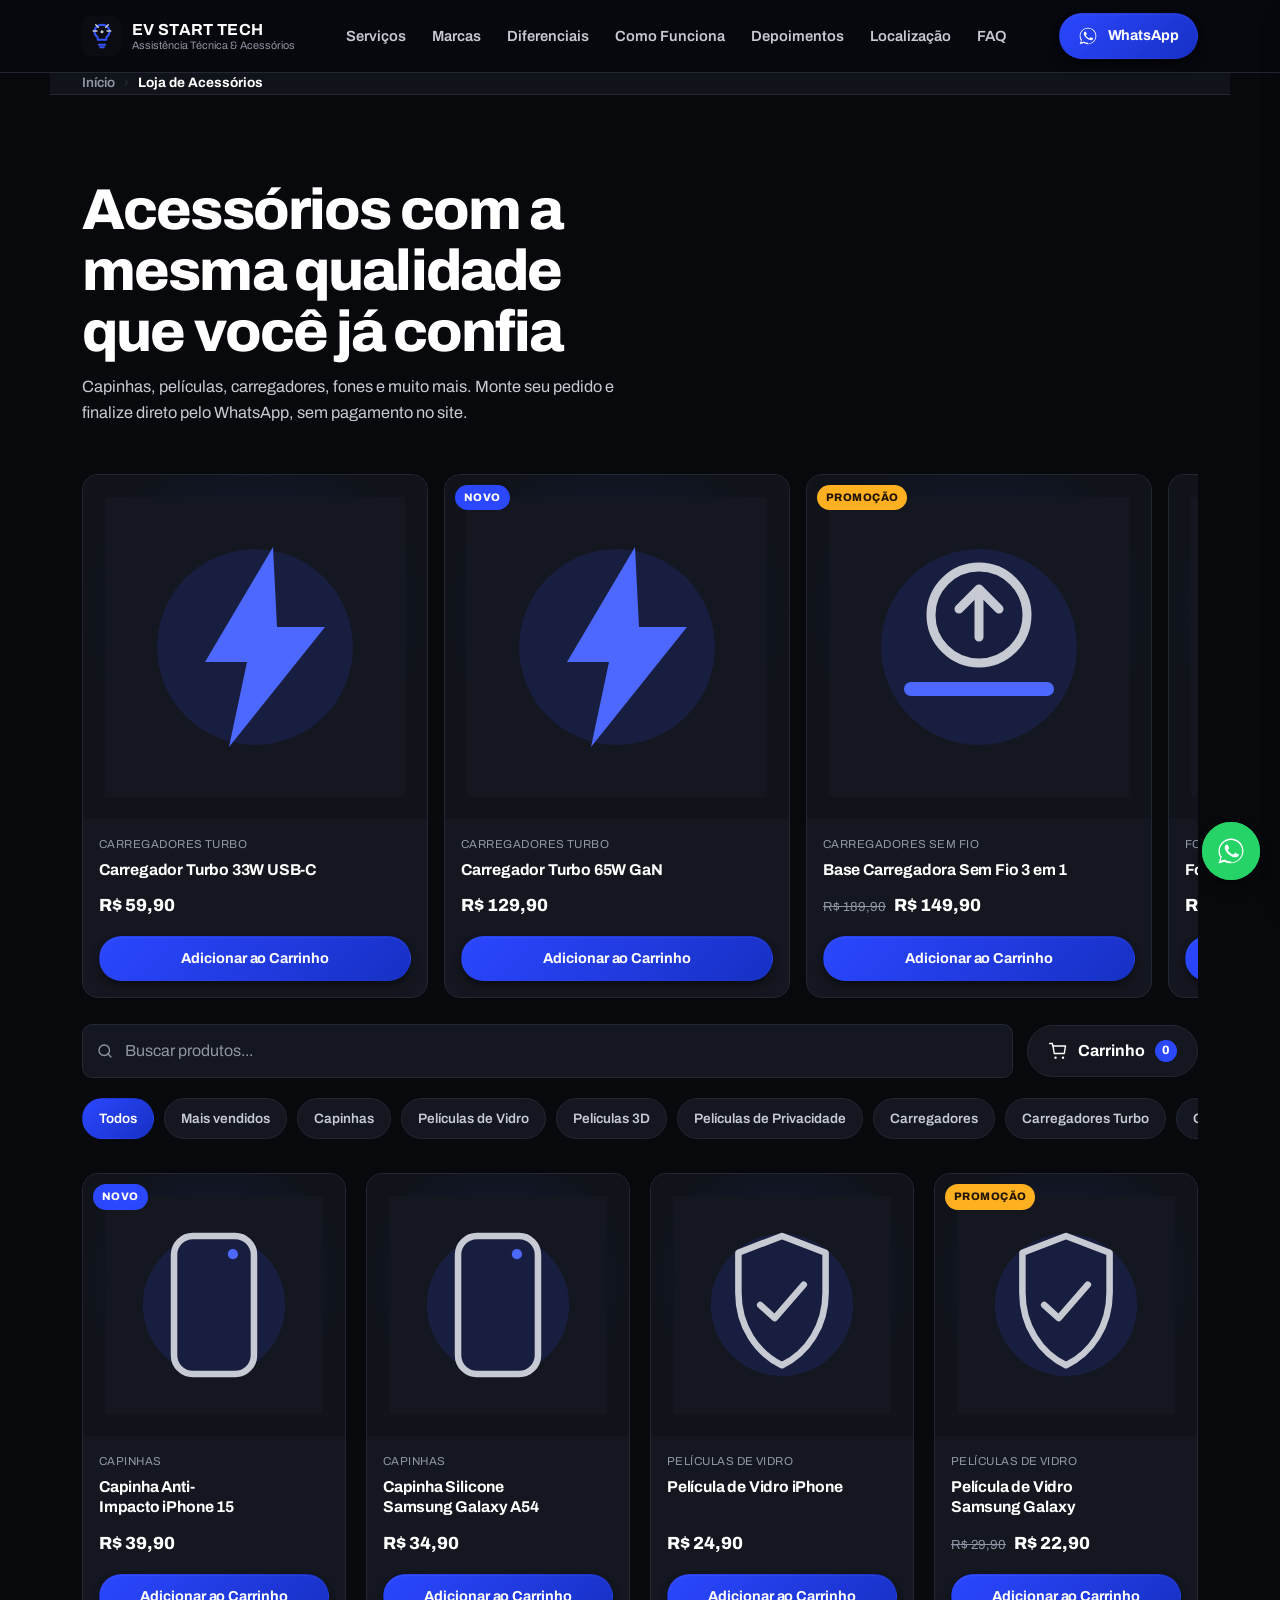
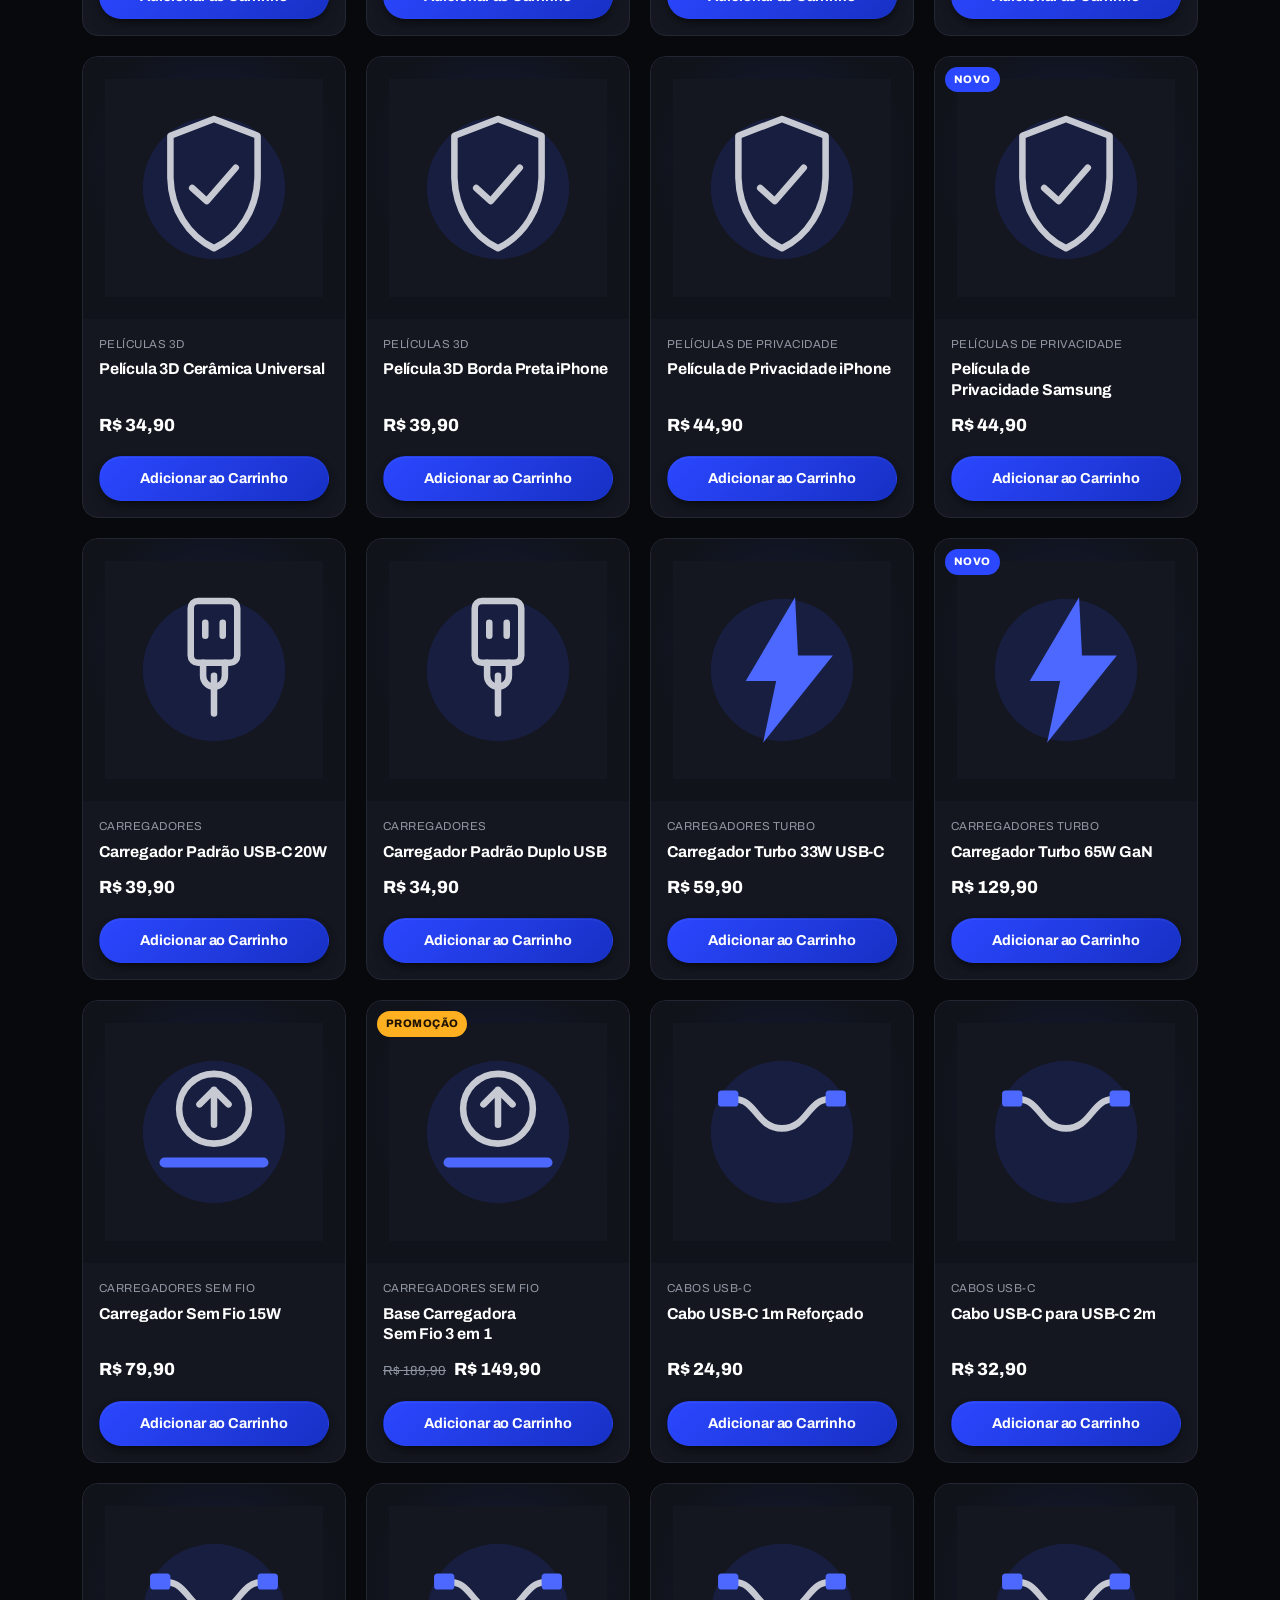
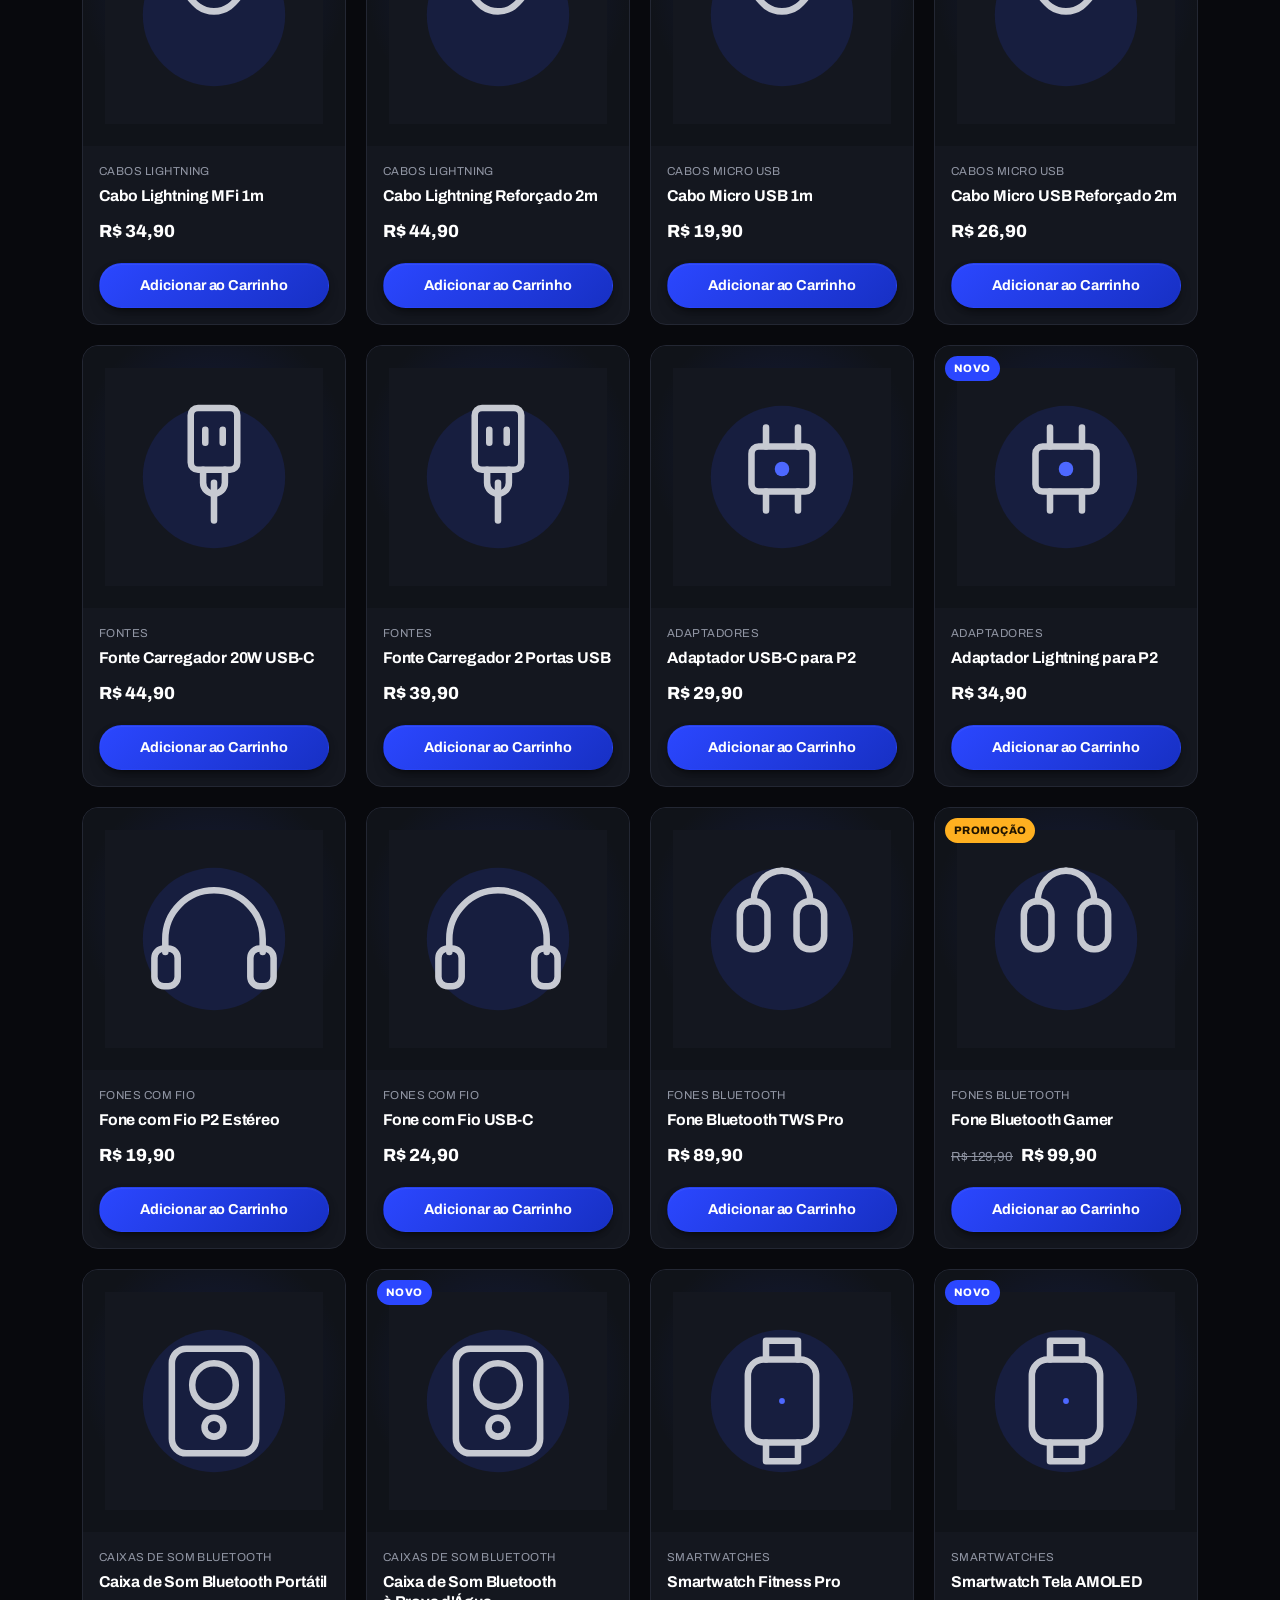
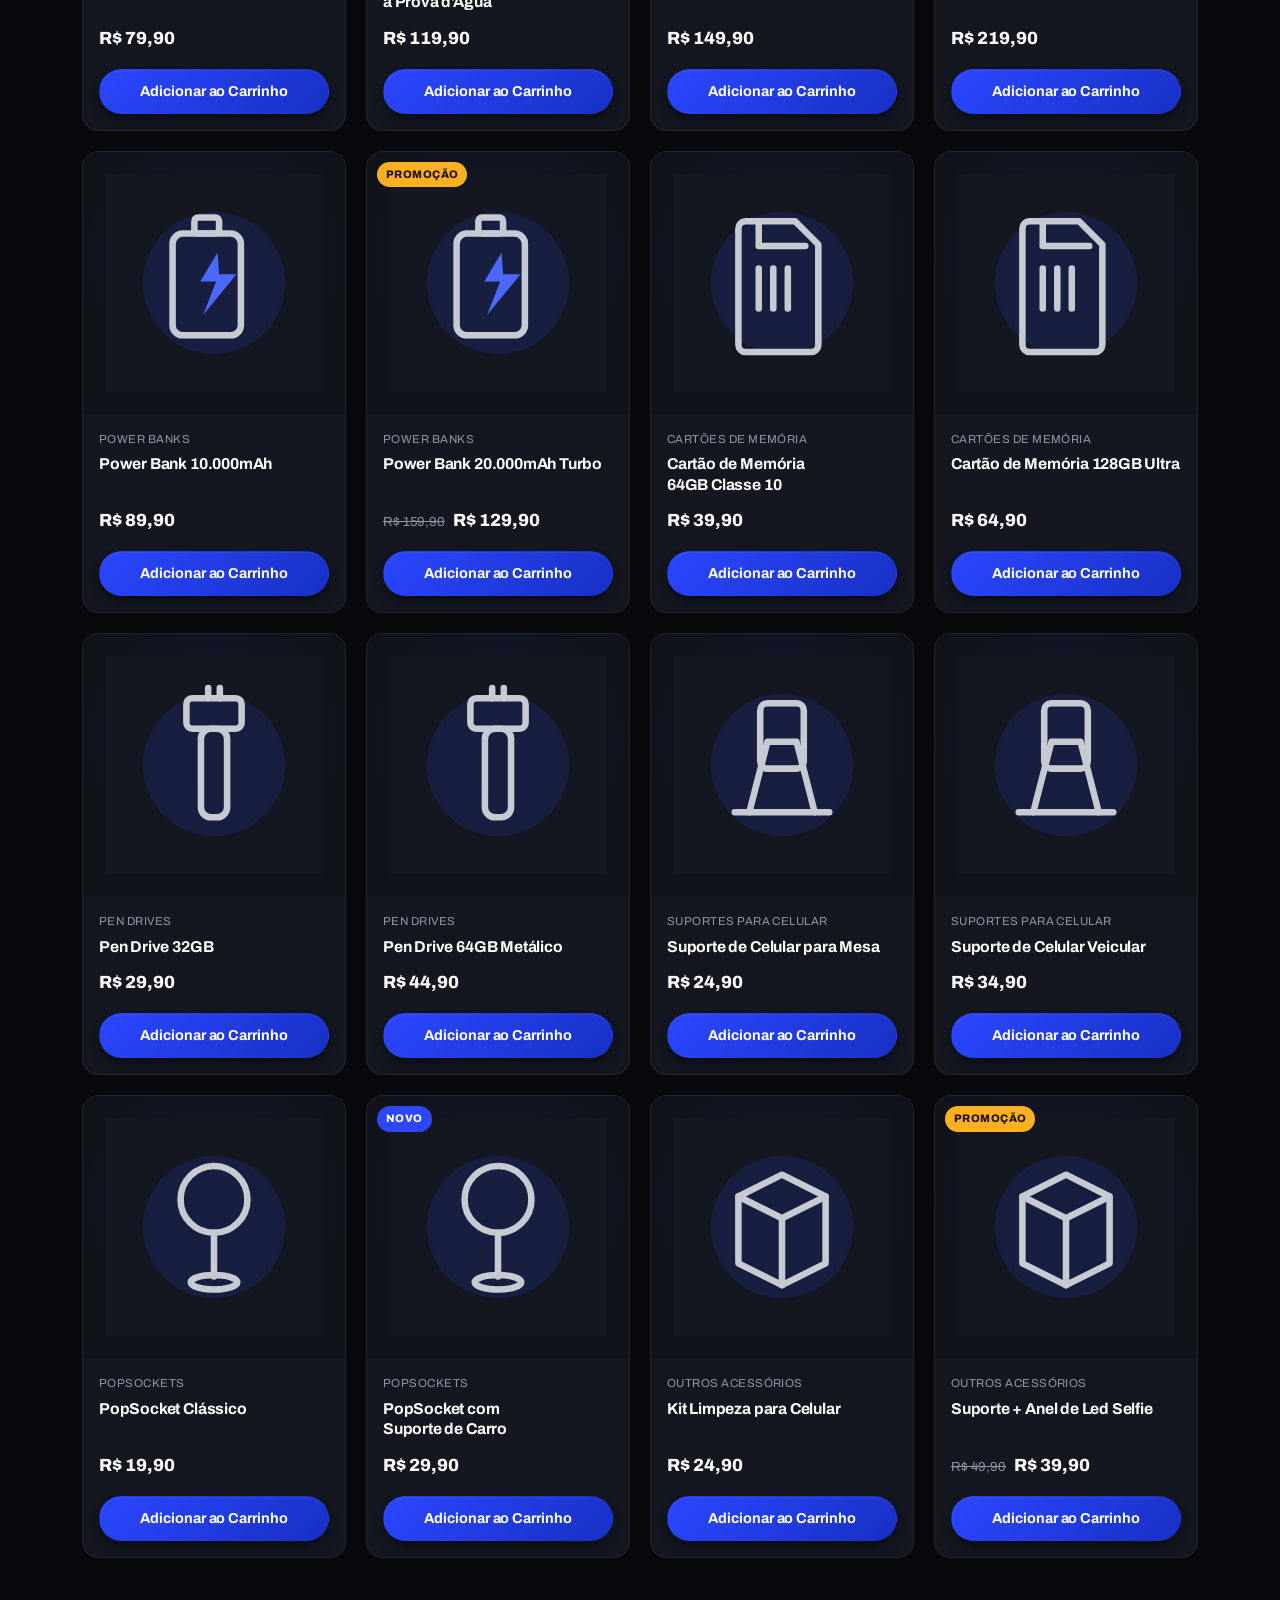
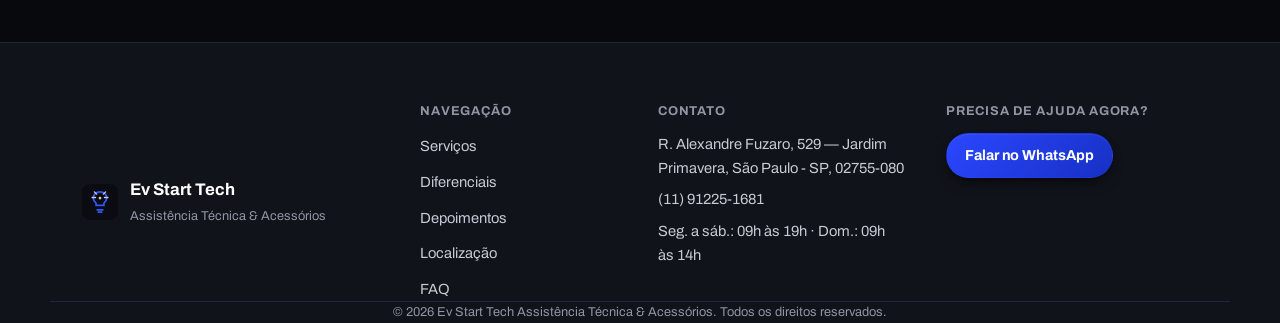
<file: loja.html>
<!DOCTYPE html>
<html lang="pt-BR">
<head>
<meta charset="UTF-8">
<meta name="viewport" content="width=device-width, initial-scale=1, viewport-fit=cover">
<title>Loja de Acessórios para Celular | Ev Start Tech</title>
<meta name="description" content="Capinhas, películas, carregadores, fones, power banks e muito mais. Monte seu pedido e finalize direto pelo WhatsApp, sem pagamento no site.">
<link rel="canonical" href="https://evstarttech.com.br/loja.html">
<meta name="robots" content="noindex, nofollow">
<meta name="theme-color" content="#0a0c12">
<meta name="author" content="Ev Start Tech Assistência Técnica & Acessórios">

<!-- Open Graph -->
<meta property="og:type" content="website">
<meta property="og:site_name" content="Ev Start Tech Assistência Técnica & Acessórios">
<meta property="og:title" content="Loja de Acessórios para Celular | Ev Start Tech">
<meta property="og:description" content="Capinhas, películas, carregadores, fones, power banks e muito mais. Finalize seu pedido direto pelo WhatsApp.">
<meta property="og:image" content="https://evstarttech.com.br/assets/img/fachada-evstart-tech.jpg">
<meta property="og:url" content="https://evstarttech.com.br/loja.html">
<meta property="og:locale" content="pt_BR">

<!-- Twitter -->
<meta name="twitter:card" content="summary_large_image">
<meta name="twitter:title" content="Loja de Acessórios para Celular | Ev Start Tech">
<meta name="twitter:description" content="Capinhas, películas, carregadores, fones, power banks e muito mais. Finalize seu pedido direto pelo WhatsApp.">
<meta name="twitter:image" content="https://evstarttech.com.br/assets/img/fachada-evstart-tech.jpg">

<link rel="icon" type="image/svg+xml" href="assets/img/favicon.svg">
<link rel="manifest" href="site.webmanifest">
<link rel="preload" href="assets/fonts/archivo-latin.woff2" as="font" type="font/woff2" crossorigin>
<link rel="preload" href="css/style.css" as="style">
<link rel="stylesheet" href="css/style.css">

<script type="application/ld+json">
{
  "@context": "https://schema.org",
  "@type": "ElectronicsStore",
  "@id": "https://evstarttech.com.br/#negocio",
  "name": "Ev Start Tech Assistência Técnica & Acessórios",
  "image": "https://evstarttech.com.br/assets/img/fachada-evstart-tech.jpg",
  "url": "https://evstarttech.com.br/",
  "telephone": "+5511912251681",
  "priceRange": "$$",
  "address": {
    "@type": "PostalAddress",
    "streetAddress": "R. Alexandre Fuzaro, 529 - Jardim Primavera",
    "addressLocality": "São Paulo",
    "addressRegion": "SP",
    "postalCode": "02755-080",
    "addressCountry": "BR"
  },
  "geo": {
    "@type": "GeoCoordinates",
    "latitude": -23.4889004,
    "longitude": -46.6825824
  },
  "areaServed": [
    {"@type": "Place", "name": "Freguesia do Ó"},
    {"@type": "Place", "name": "Vila Palmeiras"},
    {"@type": "Place", "name": "Inajar de Souza"},
    {"@type": "Place", "name": "Zona Norte de São Paulo"}
  ],
  "openingHoursSpecification": [
    {
      "@type": "OpeningHoursSpecification",
      "dayOfWeek": ["Monday","Tuesday","Wednesday","Thursday","Friday","Saturday"],
      "opens": "09:00",
      "closes": "19:00"
    },
    {
      "@type": "OpeningHoursSpecification",
      "dayOfWeek": ["Sunday"],
      "opens": "09:00",
      "closes": "14:00"
    }
  ],
  "sameAs": [
    "https://www.instagram.com/evstarttechoficial/",
    "https://www.facebook.com/people/EVstarttech/61557931019876/",
    "https://maps.app.goo.gl/JSgq7ctS7Nh7Yr2N9"
  ]
}
</script>
<script type="application/ld+json">
{
  "@context": "https://schema.org",
  "@type": "BreadcrumbList",
  "itemListElement": [
    {"@type": "ListItem", "position": 1, "name": "Início", "item": "https://evstarttech.com.br/"},
    {"@type": "ListItem", "position": 2, "name": "Loja de Acessórios", "item": "https://evstarttech.com.br/loja.html"}
  ]
}
</script>
</head>
<body>

<a class="skip-link" href="#conteudo">Pular para o conteúdo</a>

<!-- HEADER -->
<header class="site-header" id="topo">
  <div class="container header-inner">
    <a href="index.html" class="brand" aria-label="Ev Start Tech - Início">
      <img src="assets/img/favicon.svg" alt="" width="40" height="40" class="brand-mark">
      <span class="brand-text">
        <strong>EV START TECH</strong>
        <small>Assistência Técnica &amp; Acessórios</small>
      </span>
    </a>

    <nav class="main-nav" id="main-nav" aria-label="Navegação principal">
      <ul>
        <li><a href="index.html#servicos">Serviços</a></li>
        <li><a href="index.html#marcas">Marcas</a></li>
        <li><a href="index.html#diferenciais">Diferenciais</a></li>
        <li><a href="index.html#como-funciona">Como Funciona</a></li>
        <li><a href="index.html#depoimentos">Depoimentos</a></li>
        <li><a href="index.html#localizacao">Localização</a></li>
        <li><a href="index.html#faq">FAQ</a></li>
      </ul>
    </nav>

    <div class="header-actions">
      <a class="btn btn-primary btn-sm" href="https://wa.me/5511912251681?text=Ol%C3%A1!%20Vim%20pelo%20site%20e%20gostaria%20de%20um%20or%C3%A7amento." target="_blank" rel="noopener" aria-label="Falar no WhatsApp">
        <svg class="icon" viewBox="0 0 24 24" aria-hidden="true"><path d="M17.5 14.4c-.3-.1-1.7-.8-1.9-.9-.3-.1-.5-.1-.6.1-.2.3-.7.9-.9 1.1-.2.2-.3.2-.6.1-.3-.1-1.2-.5-2.3-1.4-.9-.8-1.4-1.7-1.6-2-.2-.3 0-.5.1-.6.1-.1.3-.3.4-.5.1-.2.2-.3.3-.5.1-.2 0-.4 0-.5C10.3 9 9.8 7.8 9.6 7.3c-.2-.5-.4-.4-.6-.4h-.5c-.2 0-.5.1-.7.3-.2.3-.9.9-.9 2.2s1 2.6 1.1 2.7c.1.2 2 3 4.7 4.2.7.3 1.2.5 1.6.6.7.2 1.3.2 1.8.1.5-.1 1.7-.7 1.9-1.3.2-.7.2-1.2.2-1.3-.1-.1-.3-.2-.6-.3z"/><path d="M12 2C6.5 2 2 6.5 2 12c0 1.9.5 3.7 1.5 5.3L2 22l4.8-1.5c1.5.8 3.3 1.3 5.2 1.3 5.5 0 10-4.5 10-10S17.5 2 12 2zm0 18.2c-1.7 0-3.4-.5-4.8-1.3l-.3-.2-3.2 1 1-3.1-.2-.3C3.5 15 3 13.5 3 12c0-4.9 4-8.9 9-8.9s9 4 9 8.9-4 9.2-9 9.2z"/></svg>
        <span class="btn-label">WhatsApp</span>
      </a>
      <button class="nav-toggle" id="navToggle" aria-expanded="false" aria-controls="main-nav" aria-label="Abrir menu">
        <span></span><span></span><span></span>
      </button>
    </div>
  </div>
</header>

<p class="breadcrumb-bar container" aria-label="breadcrumb">
  <a href="index.html">Início</a> <span aria-hidden="true">›</span> <span>Loja de Acessórios</span>
</p>

<main id="conteudo">

  <!-- LOJA / CATÁLOGO DE PRODUTOS -->
  <section class="section shop-section" id="loja">
    <div class="container">
      <header class="section-head reveal">
        <h1>Acessórios com a mesma qualidade que você já confia</h1>
        <p class="section-sub">Capinhas, películas, carregadores, fones e muito mais. Monte seu pedido e finalize direto pelo WhatsApp, sem pagamento no site.</p>
      </header>

      <div class="featured-strip reveal" id="featuredStrip" aria-label="Produtos em destaque"></div>

      <div class="shop-toolbar reveal">
        <div class="shop-search">
          <svg class="icon" viewBox="0 0 24 24" aria-hidden="true"><circle cx="11" cy="11" r="7" fill="none" stroke="currentColor" stroke-width="1.8"/><path d="M20 20l-4.3-4.3" stroke="currentColor" stroke-width="1.8" stroke-linecap="round"/></svg>
          <input type="search" id="shopSearch" placeholder="Buscar produtos..." aria-label="Buscar produtos">
        </div>
        <button type="button" class="cart-trigger-btn" id="cartOpenBtn" aria-haspopup="true" aria-controls="cartDrawer">
          <svg class="icon" viewBox="0 0 24 24" aria-hidden="true"><path d="M6 6h15l-1.5 9h-12z" fill="none" stroke="currentColor" stroke-width="1.7" stroke-linejoin="round"/><path d="M6 6 5 3H2" fill="none" stroke="currentColor" stroke-width="1.7" stroke-linecap="round"/><circle cx="9" cy="20" r="1.4" fill="currentColor"/><circle cx="18" cy="20" r="1.4" fill="currentColor"/></svg>
          Carrinho
          <span class="cart-count" id="cartCount">0</span>
        </button>
      </div>

      <div class="shop-categories reveal" id="shopCategories" role="tablist" aria-label="Categorias de produtos"></div>

      <div class="shop-grid" id="shopGrid" aria-live="polite"></div>
      <p class="shop-empty" id="shopEmpty" hidden>Nenhum produto encontrado. Tente outra busca ou categoria.</p>
    </div>
  </section>

</main>

<!-- RODAPÉ -->
<footer class="site-footer">
  <div class="container footer-grid">
    <div class="footer-brand">
      <img src="assets/img/favicon.svg" alt="" width="36" height="36">
      <div>
        <strong>Ev Start Tech</strong>
        <p>Assistência Técnica &amp; Acessórios</p>
      </div>
    </div>

    <nav aria-label="Links do rodapé">
      <h3>Navegação</h3>
      <ul>
        <li><a href="index.html#servicos">Serviços</a></li>
        <li><a href="index.html#diferenciais">Diferenciais</a></li>
        <li><a href="index.html#depoimentos">Depoimentos</a></li>
        <li><a href="index.html#localizacao">Localização</a></li>
        <li><a href="index.html#faq">FAQ</a></li>
      </ul>
    </nav>

    <div class="footer-contact">
      <h3>Contato</h3>
      <p>R. Alexandre Fuzaro, 529 — Jardim Primavera, São Paulo - SP, 02755-080</p>
      <p><a href="tel:+5511912251681">(11) 91225-1681</a></p>
      <p>Seg. a sáb.: 09h às 19h · Dom.: 09h às 14h</p>
    </div>

    <div class="footer-cta">
      <h3>Precisa de ajuda agora?</h3>
      <a class="btn btn-primary btn-sm" href="https://wa.me/5511912251681?text=Ol%C3%A1!%20Vim%20pelo%20site%20e%20gostaria%20de%20um%20or%C3%A7amento." target="_blank" rel="noopener">Falar no WhatsApp</a>
    </div>
  </div>

  <div class="container footer-bottom">
    <p>© <span id="year"></span> Ev Start Tech Assistência Técnica &amp; Acessórios. Todos os direitos reservados.</p>
  </div>
</footer>

<!-- CARRINHO (DRAWER) -->
<div class="cart-overlay" id="cartOverlay"></div>
<aside class="cart-drawer" id="cartDrawer" aria-hidden="true" aria-label="Carrinho de compras">
  <div class="cart-drawer-head">
    <h2>Seu carrinho</h2>
    <button type="button" class="cart-close-btn" id="cartCloseBtn" aria-label="Fechar carrinho">
      <svg viewBox="0 0 24 24" aria-hidden="true"><path d="M5 5l14 14M19 5 5 19" stroke="currentColor" stroke-width="2" stroke-linecap="round"/></svg>
    </button>
  </div>
  <div class="cart-drawer-body" id="cartItems"></div>
  <div class="cart-drawer-foot">
    <div class="cart-summary-row"><span>Subtotal</span><strong id="cartSubtotal">R$ 0,00</strong></div>
    <div class="cart-summary-row cart-total-row"><span>Total</span><strong id="cartTotal">R$ 0,00</strong></div>
    <button type="button" class="btn btn-primary btn-lg" id="cartCheckoutBtn" disabled>Finalizar Pedido</button>
    <button type="button" class="btn btn-ghost" id="cartContinueBtn">Continuar comprando</button>
  </div>
</aside>

<div class="toast" id="cartToast" role="status" aria-live="polite"></div>

<!-- BOTÕES FLUTUANTES -->
<a class="whatsapp-float" href="https://wa.me/5511912251681?text=Ol%C3%A1!%20Vim%20pelo%20site%20e%20gostaria%20de%20um%20or%C3%A7amento." target="_blank" rel="noopener" aria-label="Falar no WhatsApp">
  <svg viewBox="0 0 24 24" aria-hidden="true"><path d="M17.5 14.4c-.3-.1-1.7-.8-1.9-.9-.3-.1-.5-.1-.6.1-.2.3-.7.9-.9 1.1-.2.2-.3.2-.6.1-.3-.1-1.2-.5-2.3-1.4-.9-.8-1.4-1.7-1.6-2-.2-.3 0-.5.1-.6.1-.1.3-.3.4-.5.1-.2.2-.3.3-.5.1-.2 0-.4 0-.5C10.3 9 9.8 7.8 9.6 7.3c-.2-.5-.4-.4-.6-.4h-.5c-.2 0-.5.1-.7.3-.2.3-.9.9-.9 2.2s1 2.6 1.1 2.7c.1.2 2 3 4.7 4.2.7.3 1.2.5 1.6.6.7.2 1.3.2 1.8.1.5-.1 1.7-.7 1.9-1.3.2-.7.2-1.2.2-1.3-.1-.1-.3-.2-.6-.3z"/><path d="M12 2C6.5 2 2 6.5 2 12c0 1.9.5 3.7 1.5 5.3L2 22l4.8-1.5c1.5.8 3.3 1.3 5.2 1.3 5.5 0 10-4.5 10-10S17.5 2 12 2zm0 18.2c-1.7 0-3.4-.5-4.8-1.3l-.3-.2-3.2 1 1-3.1-.2-.3C3.5 15 3 13.5 3 12c0-4.9 4-8.9 9-8.9s9 4 9 8.9-4 9.2-9 9.2z"/></svg>
</a>

<button class="back-to-top" id="backToTop" aria-label="Voltar ao topo">
  <svg viewBox="0 0 24 24" aria-hidden="true"><path d="M12 19V5M5 12l7-7 7 7" fill="none" stroke="currentColor" stroke-width="2.2" stroke-linecap="round" stroke-linejoin="round"/></svg>
</button>

<script src="js/script.js" defer></script>
<script src="js/catalog.js" defer></script>
</body>
</html>
</file>
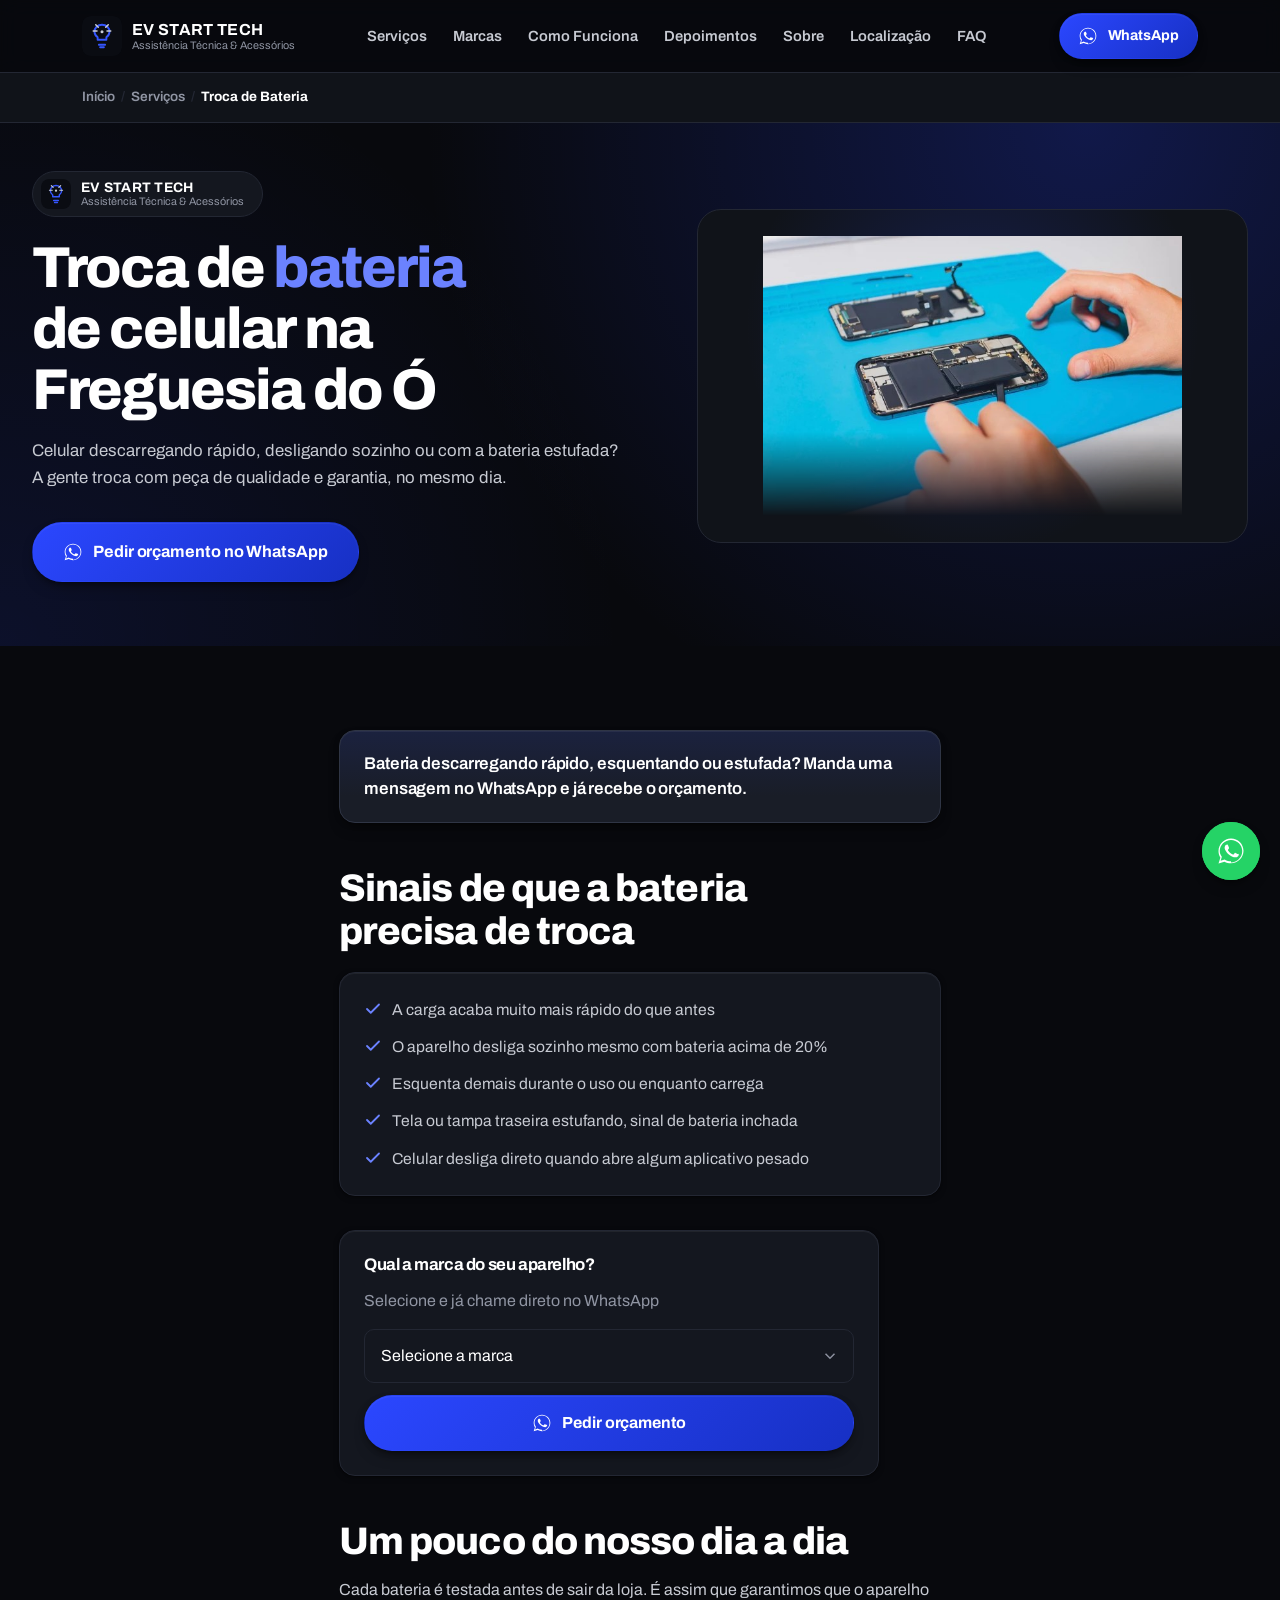
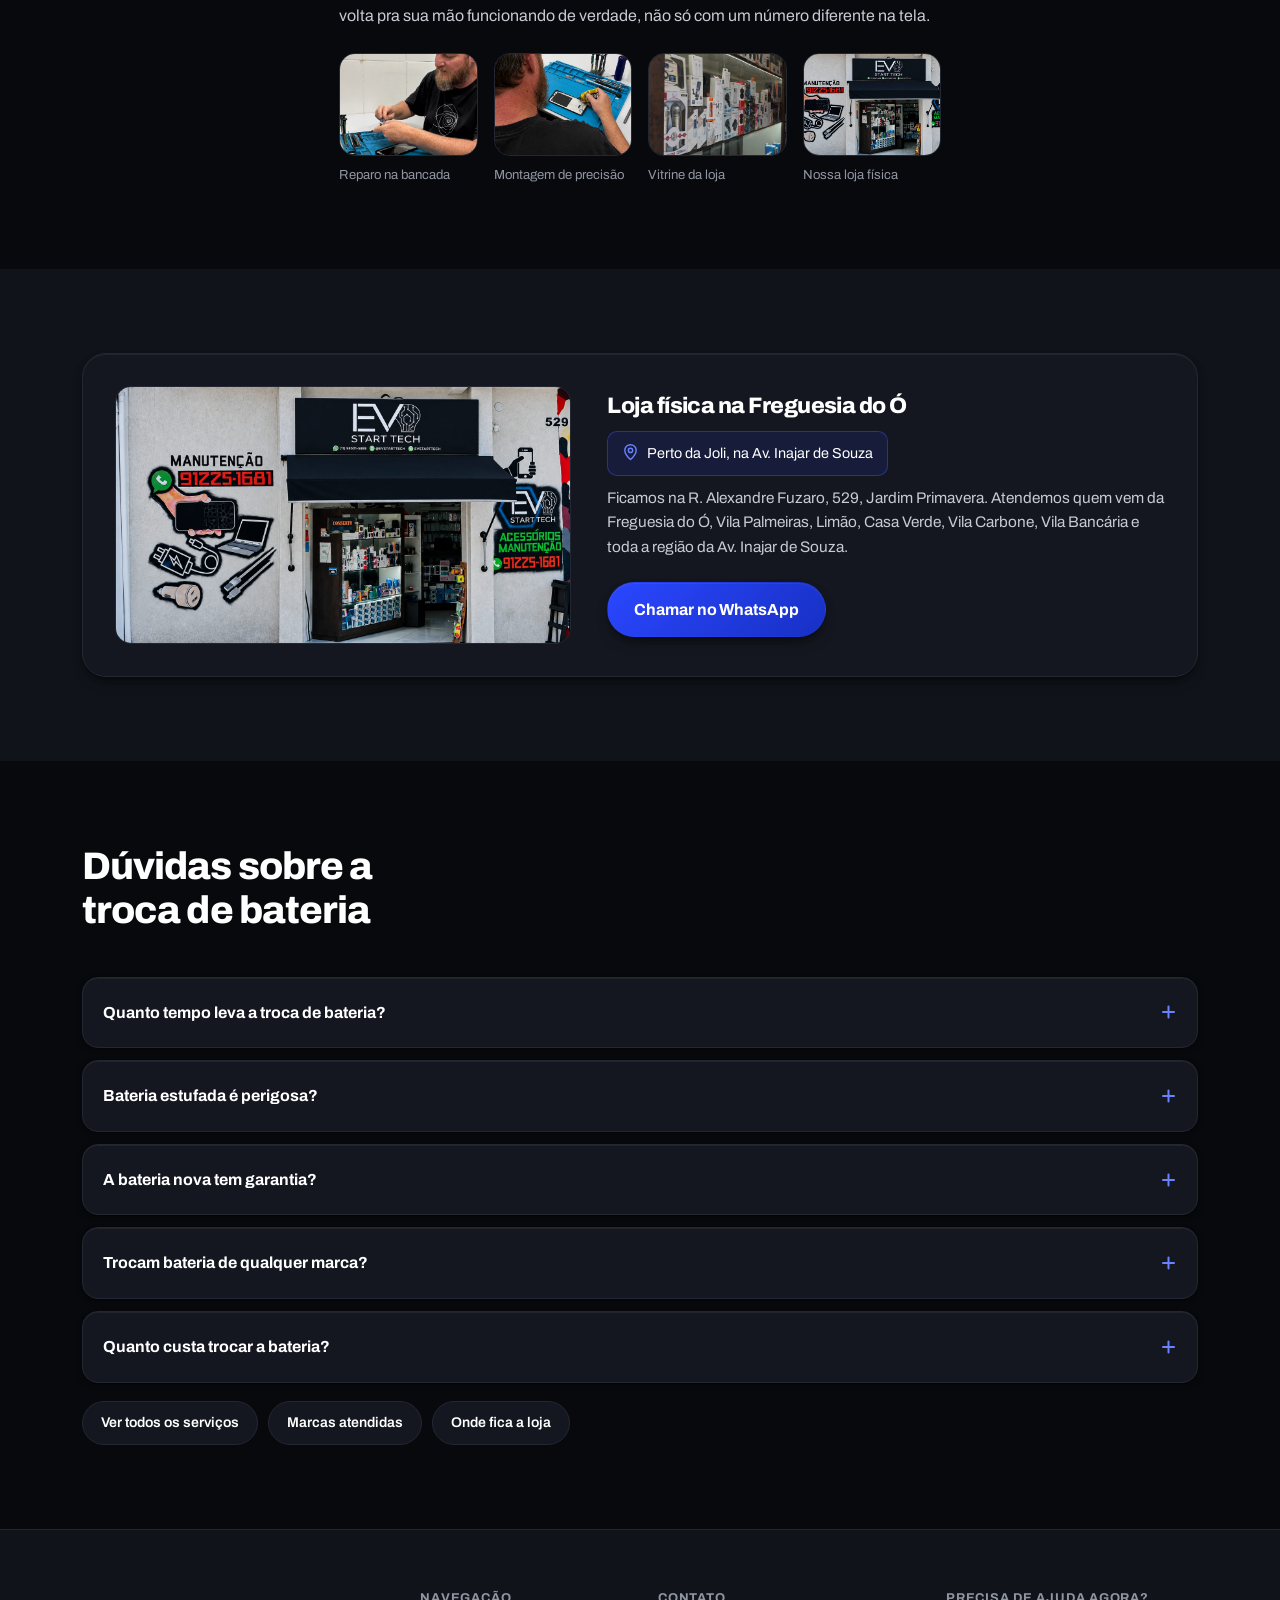
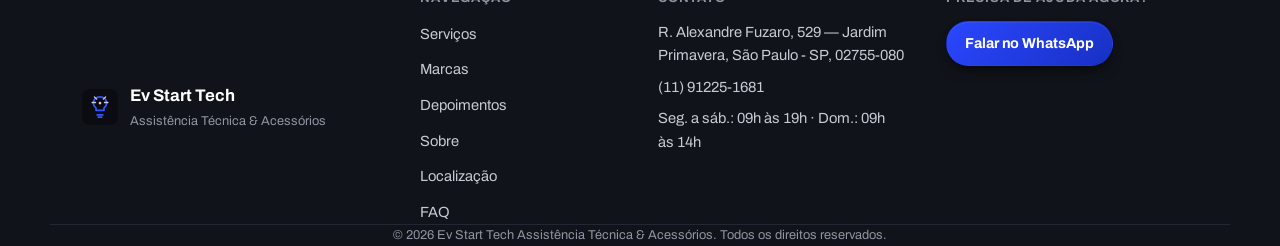
<file: troca-de-bateria.html>
<!DOCTYPE html>
<html lang="pt-BR">
<head>
<meta charset="UTF-8">
<meta name="viewport" content="width=device-width, initial-scale=1, viewport-fit=cover">
<title>Troca de Bateria de Celular na Freguesia do Ó | Ev Start Tech</title>
<meta name="description" content="Troca de bateria de celular com técnico especializado na Freguesia do Ó, Zona Norte de São Paulo. Todas as marcas, peça de qualidade, orçamento grátis pelo WhatsApp e garantia.">
<link rel="canonical" href="https://evstarttech.com.br/troca-de-bateria.html">
<meta name="robots" content="index, follow">
<meta name="theme-color" content="#0a0c12">
<meta name="author" content="Ev Start Tech Assistência Técnica & Acessórios">

<!-- Open Graph -->
<meta property="og:type" content="website">
<meta property="og:site_name" content="Ev Start Tech Assistência Técnica & Acessórios">
<meta property="og:title" content="Troca de Bateria de Celular na Freguesia do Ó | Ev Start Tech">
<meta property="og:description" content="Troca de bateria com técnico especializado, peça de qualidade e garantia. Orçamento grátis pelo WhatsApp.">
<meta property="og:image" content="https://evstarttech.com.br/assets/img/fachada-evstart-tech.jpg">
<meta property="og:url" content="https://evstarttech.com.br/troca-de-bateria.html">
<meta property="og:locale" content="pt_BR">

<!-- Twitter -->
<meta name="twitter:card" content="summary_large_image">
<meta name="twitter:title" content="Troca de Bateria de Celular na Freguesia do Ó | Ev Start Tech">
<meta name="twitter:description" content="Troca de bateria com técnico especializado, peça de qualidade e garantia. Orçamento grátis pelo WhatsApp.">
<meta name="twitter:image" content="https://evstarttech.com.br/assets/img/fachada-evstart-tech.jpg">

<link rel="icon" type="image/svg+xml" href="assets/img/favicon.svg">
<link rel="manifest" href="site.webmanifest">
<link rel="preload" href="assets/fonts/archivo-latin.woff2" as="font" type="font/woff2" crossorigin>
<link rel="preload" href="css/style.css" as="style">
<link rel="stylesheet" href="css/style.css">

<script type="application/ld+json">
{
  "@context": "https://schema.org",
  "@type": "Service",
  "serviceType": "Troca de bateria de celular",
  "name": "Troca de Bateria de Celular",
  "description": "Serviço de troca de bateria de celular para todas as marcas, com peça de qualidade e garantia, realizado por técnico especializado.",
  "provider": {
    "@type": "ElectronicsStore",
    "@id": "https://evstarttech.com.br/#negocio",
    "name": "Ev Start Tech Assistência Técnica & Acessórios",
    "telephone": "+5511912251681",
    "address": {
      "@type": "PostalAddress",
      "streetAddress": "R. Alexandre Fuzaro, 529 - Jardim Primavera",
      "addressLocality": "São Paulo",
      "addressRegion": "SP",
      "postalCode": "02755-080",
      "addressCountry": "BR"
    }
  },
  "areaServed": [
    {"@type": "Place", "name": "Freguesia do Ó"},
    {"@type": "Place", "name": "Vila Palmeiras"},
    {"@type": "Place", "name": "Inajar de Souza"},
    {"@type": "Place", "name": "Zona Norte de São Paulo"}
  ]
}
</script>
<script type="application/ld+json">
{
  "@context": "https://schema.org",
  "@type": "BreadcrumbList",
  "itemListElement": [
    {"@type": "ListItem", "position": 1, "name": "Início", "item": "https://evstarttech.com.br/"},
    {"@type": "ListItem", "position": 2, "name": "Serviços", "item": "https://evstarttech.com.br/#servicos"},
    {"@type": "ListItem", "position": 3, "name": "Troca de Bateria", "item": "https://evstarttech.com.br/troca-de-bateria.html"}
  ]
}
</script>
<script type="application/ld+json">
{
  "@context": "https://schema.org",
  "@type": "FAQPage",
  "mainEntity": [
    {
      "@type": "Question",
      "name": "Quanto tempo leva a troca de bateria?",
      "acceptedAnswer": {"@type": "Answer", "text": "Na maioria dos aparelhos sai no mesmo dia, geralmente em menos de uma hora. Depende do modelo e se a peça está disponível na loja."}
    },
    {
      "@type": "Question",
      "name": "Bateria estufada é perigosa?",
      "acceptedAnswer": {"@type": "Answer", "text": "Pode ser. Bateria inchada ou estufada corre risco de vazar ou até pegar fogo, então o ideal é parar de usar o aparelho e trocar a bateria o quanto antes."}
    },
    {
      "@type": "Question",
      "name": "A bateria nova tem garantia?",
      "acceptedAnswer": {"@type": "Answer", "text": "Tem sim. Toda troca de bateria feita na Ev Start Tech sai com garantia, tanto da peça quanto do serviço."}
    },
    {
      "@type": "Question",
      "name": "Trocam bateria de qualquer marca?",
      "acceptedAnswer": {"@type": "Answer", "text": "Sim, atendemos iPhone, Samsung, Motorola, Xiaomi e praticamente todas as marcas do mercado. Manda a marca e o modelo no WhatsApp que a gente confirma a peça na hora."}
    },
    {
      "@type": "Question",
      "name": "Quanto custa trocar a bateria?",
      "acceptedAnswer": {"@type": "Answer", "text": "O valor muda de acordo com a marca e o modelo do aparelho. Manda pelo WhatsApp que a gente passa o orçamento na hora, sem compromisso."}
    }
  ]
}
</script>
</head>
<body>

<a class="skip-link" href="#conteudo">Pular para o conteúdo</a>

<!-- HEADER -->
<header class="site-header" id="topo">
  <div class="container header-inner">
    <a href="index.html" class="brand" aria-label="Ev Start Tech - Início">
      <img src="assets/img/favicon.svg" alt="" width="40" height="40" class="brand-mark">
      <span class="brand-text">
        <strong>EV START TECH</strong>
        <small>Assistência Técnica &amp; Acessórios</small>
      </span>
    </a>

    <nav class="main-nav" id="main-nav" aria-label="Navegação principal">
      <ul>
        <li class="has-dropdown">
          <a href="index.html#servicos">Serviços</a>
          <ul class="dropdown">
            <li><a href="troca-de-tela-iphone.html">Troca de Tela de iPhone</a></li>
            <li><a href="troca-de-bateria.html">Troca de Bateria</a></li>
            <li><a href="troca-de-conector-de-carga.html">Troca de Conector de Carga</a></li>
            <li><a href="troca-de-camera.html">Troca de Câmera</a></li>
          </ul>
        </li>
        <li class="has-dropdown">
          <a href="index.html#marcas">Marcas</a>
          <ul class="dropdown">
            <li><a href="assistencia-tecnica-samsung.html">Assistência Samsung</a></li>
            <li><a href="assistencia-tecnica-motorola.html">Assistência Motorola</a></li>
          </ul>
        </li>
        <li><a href="index.html#como-funciona">Como Funciona</a></li>
        <li><a href="index.html#depoimentos">Depoimentos</a></li>
        <li><a href="index.html#sobre">Sobre</a></li>
        <li class="has-dropdown">
          <a href="index.html#localizacao">Localização</a>
          <ul class="dropdown">
            <li><a href="assistencia-tecnica-vila-palmeiras.html">Vila Palmeiras</a></li>
            <li><a href="assistencia-tecnica-limao.html">Limão</a></li>
            <li><a href="assistencia-tecnica-casa-verde.html">Casa Verde</a></li>
            <li><a href="assistencia-tecnica-vila-carbone.html">Vila Carbone</a></li>
            <li><a href="assistencia-tecnica-vila-bancaria.html">Vila Bancária</a></li>
          </ul>
        </li>
        <li><a href="index.html#faq">FAQ</a></li>
      </ul>
    </nav>

    <div class="header-actions">
      <a class="btn btn-primary btn-sm" href="https://wa.me/5511912251681?text=Ol%C3%A1!%20Vim%20pelo%20site%20e%20gostaria%20de%20um%20or%C3%A7amento%20para%20trocar%20a%20bateria%20do%20meu%20celular." target="_blank" rel="noopener" aria-label="Falar no WhatsApp">
        <svg class="icon" viewBox="0 0 24 24" aria-hidden="true"><path d="M17.5 14.4c-.3-.1-1.7-.8-1.9-.9-.3-.1-.5-.1-.6.1-.2.3-.7.9-.9 1.1-.2.2-.3.2-.6.1-.3-.1-1.2-.5-2.3-1.4-.9-.8-1.4-1.7-1.6-2-.2-.3 0-.5.1-.6.1-.1.3-.3.4-.5.1-.2.2-.3.3-.5.1-.2 0-.4 0-.5C10.3 9 9.8 7.8 9.6 7.3c-.2-.5-.4-.4-.6-.4h-.5c-.2 0-.5.1-.7.3-.2.3-.9.9-.9 2.2s1 2.6 1.1 2.7c.1.2 2 3 4.7 4.2.7.3 1.2.5 1.6.6.7.2 1.3.2 1.8.1.5-.1 1.7-.7 1.9-1.3.2-.7.2-1.2.2-1.3-.1-.1-.3-.2-.6-.3z"/><path d="M12 2C6.5 2 2 6.5 2 12c0 1.9.5 3.7 1.5 5.3L2 22l4.8-1.5c1.5.8 3.3 1.3 5.2 1.3 5.5 0 10-4.5 10-10S17.5 2 12 2zm0 18.2c-1.7 0-3.4-.5-4.8-1.3l-.3-.2-3.2 1 1-3.1-.2-.3C3.5 15 3 13.5 3 12c0-4.9 4-8.9 9-8.9s9 4 9 8.9-4 9.2-9 9.2z"/></svg>
        <span class="btn-label">WhatsApp</span>
      </a>
      <button class="nav-toggle" id="navToggle" aria-expanded="false" aria-controls="main-nav" aria-label="Abrir menu">
        <span></span><span></span><span></span>
      </button>
    </div>
  </div>
</header>

<!-- BREADCRUMB -->
<div class="breadcrumb-bar">
  <div class="container">
    <a href="index.html">Início</a>
    <span> / </span>
    <a href="index.html#servicos">Serviços</a>
    <span> / </span>
    <span>Troca de Bateria</span>
  </div>
</div>

<main id="conteudo">

  <!-- HERO -->
  <section class="hero page-hero">
    <div class="container hero-grid">
      <div class="hero-copy reveal">
        <div class="page-brand-tag">
          <img src="assets/img/favicon.svg" alt="">
          <span>
            <strong>EV START TECH</strong>
            <small>Assistência Técnica &amp; Acessórios</small>
          </span>
        </div>

        <h1>Troca de <span class="text-accent">bateria</span> de celular na Freguesia do Ó</h1>
        <p class="hero-sub">Celular descarregando rápido, desligando sozinho ou com a bateria estufada? A gente troca com peça de qualidade e garantia, no mesmo dia.</p>

        <div class="hero-ctas">
          <a class="btn btn-primary btn-lg" href="https://wa.me/5511912251681?text=Ol%C3%A1!%20Quero%20trocar%20a%20bateria%20do%20meu%20celular%2C%20pode%20me%20passar%20um%20or%C3%A7amento%3F" target="_blank" rel="noopener">
            <svg class="icon" viewBox="0 0 24 24" aria-hidden="true"><path d="M17.5 14.4c-.3-.1-1.7-.8-1.9-.9-.3-.1-.5-.1-.6.1-.2.3-.7.9-.9 1.1-.2.2-.3.2-.6.1-.3-.1-1.2-.5-2.3-1.4-.9-.8-1.4-1.7-1.6-2-.2-.3 0-.5.1-.6.1-.1.3-.3.4-.5.1-.2.2-.3.3-.5.1-.2 0-.4 0-.5C10.3 9 9.8 7.8 9.6 7.3c-.2-.5-.4-.4-.6-.4h-.5c-.2 0-.5.1-.7.3-.2.3-.9.9-.9 2.2s1 2.6 1.1 2.7c.1.2 2 3 4.7 4.2.7.3 1.2.5 1.6.6.7.2 1.3.2 1.8.1.5-.1 1.7-.7 1.9-1.3.2-.7.2-1.2.2-1.3-.1-.1-.3-.2-.6-.3z"/><path d="M12 2C6.5 2 2 6.5 2 12c0 1.9.5 3.7 1.5 5.3L2 22l4.8-1.5c1.5.8 3.3 1.3 5.2 1.3 5.5 0 10-4.5 10-10S17.5 2 12 2zm0 18.2c-1.7 0-3.4-.5-4.8-1.3l-.3-.2-3.2 1 1-3.1-.2-.3C3.5 15 3 13.5 3 12c0-4.9 4-8.9 9-8.9s9 4 9 8.9-4 9.2-9 9.2z"/></svg>
            Pedir orçamento no WhatsApp
          </a>
        </div>
      </div>

      <div class="hero-media reveal">
        <div class="page-hero-media">
          <img src="assets/img/servico-troca-bateria.jpg" alt="Técnico da Ev Start Tech trocando a bateria de um celular" width="652" height="436" loading="eager" fetchpriority="high">
        </div>
      </div>
    </div>
  </section>

  <!-- CONTEÚDO -->
  <section class="section" id="sobre-o-servico">
    <div class="container prose reveal">
      <p class="lead-highlight">Bateria descarregando rápido, esquentando ou estufada? Manda uma mensagem no WhatsApp e já recebe o orçamento.</p>

      <h2>Sinais de que a bateria precisa de troca</h2>
      <ul class="check-list">
        <li>
          <svg viewBox="0 0 24 24" fill="none" stroke="currentColor" stroke-width="2.4" stroke-linecap="round" stroke-linejoin="round" aria-hidden="true"><path d="M20 6L9 17l-5-5"/></svg>
          A carga acaba muito mais rápido do que antes
        </li>
        <li>
          <svg viewBox="0 0 24 24" fill="none" stroke="currentColor" stroke-width="2.4" stroke-linecap="round" stroke-linejoin="round" aria-hidden="true"><path d="M20 6L9 17l-5-5"/></svg>
          O aparelho desliga sozinho mesmo com bateria acima de 20%
        </li>
        <li>
          <svg viewBox="0 0 24 24" fill="none" stroke="currentColor" stroke-width="2.4" stroke-linecap="round" stroke-linejoin="round" aria-hidden="true"><path d="M20 6L9 17l-5-5"/></svg>
          Esquenta demais durante o uso ou enquanto carrega
        </li>
        <li>
          <svg viewBox="0 0 24 24" fill="none" stroke="currentColor" stroke-width="2.4" stroke-linecap="round" stroke-linejoin="round" aria-hidden="true"><path d="M20 6L9 17l-5-5"/></svg>
          Tela ou tampa traseira estufando, sinal de bateria inchada
        </li>
        <li>
          <svg viewBox="0 0 24 24" fill="none" stroke="currentColor" stroke-width="2.4" stroke-linecap="round" stroke-linejoin="round" aria-hidden="true"><path d="M20 6L9 17l-5-5"/></svg>
          Celular desliga direto quando abre algum aplicativo pesado
        </li>
      </ul>

      <div class="model-picker">
        <h2>Qual a marca do seu aparelho?</h2>
        <p>Selecione e já chame direto no WhatsApp</p>
        <form class="model-picker-form" id="modelForm" data-servico="trocar a bateria">
          <select id="modelSelect" name="modelo" required aria-label="Selecione a marca do seu celular">
            <option value="" disabled selected>Selecione a marca</option>
            <option value="iPhone">iPhone</option>
            <option value="Samsung">Samsung</option>
            <option value="Motorola">Motorola</option>
            <option value="Xiaomi">Xiaomi</option>
            <option value="outra marca">Outra marca</option>
          </select>
          <button class="btn btn-primary" type="submit">
            <svg class="icon" viewBox="0 0 24 24" aria-hidden="true"><path d="M17.5 14.4c-.3-.1-1.7-.8-1.9-.9-.3-.1-.5-.1-.6.1-.2.3-.7.9-.9 1.1-.2.2-.3.2-.6.1-.3-.1-1.2-.5-2.3-1.4-.9-.8-1.4-1.7-1.6-2-.2-.3 0-.5.1-.6.1-.1.3-.3.4-.5.1-.2.2-.3.3-.5.1-.2 0-.4 0-.5C10.3 9 9.8 7.8 9.6 7.3c-.2-.5-.4-.4-.6-.4h-.5c-.2 0-.5.1-.7.3-.2.3-.9.9-.9 2.2s1 2.6 1.1 2.7c.1.2 2 3 4.7 4.2.7.3 1.2.5 1.6.6.7.2 1.3.2 1.8.1.5-.1 1.7-.7 1.9-1.3.2-.7.2-1.2.2-1.3-.1-.1-.3-.2-.6-.3z"/><path d="M12 2C6.5 2 2 6.5 2 12c0 1.9.5 3.7 1.5 5.3L2 22l4.8-1.5c1.5.8 3.3 1.3 5.2 1.3 5.5 0 10-4.5 10-10S17.5 2 12 2zm0 18.2c-1.7 0-3.4-.5-4.8-1.3l-.3-.2-3.2 1 1-3.1-.2-.3C3.5 15 3 13.5 3 12c0-4.9 4-8.9 9-8.9s9 4 9 8.9-4 9.2-9 9.2z"/></svg>
            Pedir orçamento
          </button>
        </form>
      </div>

      <h2>Um pouco do nosso dia a dia</h2>
      <p>Cada bateria é testada antes de sair da loja. É assim que garantimos que o aparelho volta pra sua mão funcionando de verdade, não só com um número diferente na tela.</p>
      <div class="service-photos">
        <figure>
          <img src="assets/img/sobre-dono-1.jpg" alt="Técnico da Ev Start Tech reparando um celular na bancada" width="900" height="1599" loading="lazy" decoding="async">
          <figcaption>Reparo na bancada</figcaption>
        </figure>
        <figure>
          <img src="assets/img/sobre-dono-2.jpg" alt="Técnico da Ev Start Tech aplicando cola de precisão durante o reparo de um aparelho" width="900" height="1599" loading="lazy" decoding="async">
          <figcaption>Montagem de precisão</figcaption>
        </figure>
        <figure>
          <img src="assets/img/sobre-loja-1.jpg" alt="Vitrine da Ev Start Tech com acessórios organizados" width="900" height="1600" loading="lazy" decoding="async">
          <figcaption>Vitrine da loja</figcaption>
        </figure>
        <figure>
          <img src="assets/img/fachada-evstart-tech.jpg" alt="Fachada da loja Ev Start Tech na Rua Alexandre Fuzaro" width="1400" height="788" loading="lazy" decoding="async">
          <figcaption>Nossa loja física</figcaption>
        </figure>
      </div>
    </div>
  </section>

  <!-- LOJA -->
  <section class="section section-alt" id="a-loja">
    <div class="container reveal">
      <div class="store-block">
        <img src="assets/img/fachada-evstart-tech.jpg" alt="Fachada da loja Ev Start Tech na Rua Alexandre Fuzaro, Jardim Primavera" width="1400" height="788" loading="lazy" decoding="async">
        <div>
          <h2>Loja física na Freguesia do Ó</h2>
          <div class="store-landmark">
            <svg viewBox="0 0 24 24" fill="none" stroke="currentColor" stroke-width="2" stroke-linecap="round" stroke-linejoin="round" aria-hidden="true"><path d="M12 22s8-7.5 8-13a8 8 0 1 0-16 0c0 5.5 8 13 8 13z"/><circle cx="12" cy="9" r="3"/></svg>
            Perto da Joli, na Av. Inajar de Souza
          </div>
          <p>Ficamos na R. Alexandre Fuzaro, 529, Jardim Primavera. Atendemos quem vem da Freguesia do Ó, Vila Palmeiras, Limão, Casa Verde, Vila Carbone, Vila Bancária e toda a região da Av. Inajar de Souza.</p>
          <a class="btn btn-primary" href="https://wa.me/5511912251681?text=Ol%C3%A1!%20Quero%20saber%20como%20chegar%20na%20loja." target="_blank" rel="noopener">Chamar no WhatsApp</a>
        </div>
      </div>
    </div>
  </section>

  <!-- FAQ -->
  <section class="section" id="faq">
    <div class="container">
      <header class="section-head reveal">
        <h2>Dúvidas sobre a troca de bateria</h2>
      </header>

      <div class="faq-list reveal">
        <details class="faq-item">
          <summary>Quanto tempo leva a troca de bateria?</summary>
          <p>Na maioria dos aparelhos sai no mesmo dia, geralmente em menos de uma hora. Depende do modelo e se a peça está disponível na loja.</p>
        </details>
        <details class="faq-item">
          <summary>Bateria estufada é perigosa?</summary>
          <p>Pode ser. Bateria inchada ou estufada corre risco de vazar ou até pegar fogo, então o ideal é parar de usar o aparelho e trocar a bateria o quanto antes.</p>
        </details>
        <details class="faq-item">
          <summary>A bateria nova tem garantia?</summary>
          <p>Tem sim. Toda troca de bateria feita na Ev Start Tech sai com garantia, tanto da peça quanto do serviço.</p>
        </details>
        <details class="faq-item">
          <summary>Trocam bateria de qualquer marca?</summary>
          <p>Sim, atendemos iPhone, Samsung, Motorola, Xiaomi e praticamente todas as marcas do mercado. Manda a marca e o modelo no WhatsApp que a gente confirma a peça na hora.</p>
        </details>
        <details class="faq-item">
          <summary>Quanto custa trocar a bateria?</summary>
          <p>O valor muda de acordo com a marca e o modelo do aparelho. Manda pelo WhatsApp que a gente passa o orçamento na hora, sem compromisso.</p>
        </details>
      </div>

      <p class="related-links">
        <a href="index.html#servicos">Ver todos os serviços</a>
        <a href="index.html#marcas">Marcas atendidas</a>
        <a href="index.html#localizacao">Onde fica a loja</a>
      </p>
    </div>
  </section>

</main>

<!-- RODAPÉ -->
<footer class="site-footer">
  <div class="container footer-grid">
    <div class="footer-brand">
      <img src="assets/img/favicon.svg" alt="" width="36" height="36">
      <div>
        <strong>Ev Start Tech</strong>
        <p>Assistência Técnica &amp; Acessórios</p>
      </div>
    </div>

    <nav aria-label="Links do rodapé">
      <h3>Navegação</h3>
      <ul>
        <li><a href="index.html#servicos">Serviços</a></li>
        <li><a href="index.html#marcas">Marcas</a></li>
        <li><a href="index.html#depoimentos">Depoimentos</a></li>
        <li><a href="index.html#sobre">Sobre</a></li>
        <li><a href="index.html#localizacao">Localização</a></li>
        <li><a href="index.html#faq">FAQ</a></li>
      </ul>
    </nav>

    <div class="footer-contact">
      <h3>Contato</h3>
      <p>R. Alexandre Fuzaro, 529 — Jardim Primavera, São Paulo - SP, 02755-080</p>
      <p><a href="tel:+5511912251681">(11) 91225-1681</a></p>
      <p>Seg. a sáb.: 09h às 19h · Dom.: 09h às 14h</p>
    </div>

    <div class="footer-cta">
      <h3>Precisa de ajuda agora?</h3>
      <a class="btn btn-primary btn-sm" href="https://wa.me/5511912251681?text=Ol%C3%A1!%20Vim%20pelo%20site%20e%20gostaria%20de%20um%20or%C3%A7amento." target="_blank" rel="noopener">Falar no WhatsApp</a>
    </div>
  </div>

  <div class="container footer-bottom">
    <p>© <span id="year"></span> Ev Start Tech Assistência Técnica &amp; Acessórios. Todos os direitos reservados.</p>
  </div>
</footer>

<!-- BOTÕES FLUTUANTES -->
<a class="whatsapp-float" href="https://wa.me/5511912251681?text=Ol%C3%A1!%20Vim%20pelo%20site%20e%20gostaria%20de%20um%20or%C3%A7amento." target="_blank" rel="noopener" aria-label="Falar no WhatsApp">
  <svg viewBox="0 0 24 24" aria-hidden="true"><path d="M17.5 14.4c-.3-.1-1.7-.8-1.9-.9-.3-.1-.5-.1-.6.1-.2.3-.7.9-.9 1.1-.2.2-.3.2-.6.1-.3-.1-1.2-.5-2.3-1.4-.9-.8-1.4-1.7-1.6-2-.2-.3 0-.5.1-.6.1-.1.3-.3.4-.5.1-.2.2-.3.3-.5.1-.2 0-.4 0-.5C10.3 9 9.8 7.8 9.6 7.3c-.2-.5-.4-.4-.6-.4h-.5c-.2 0-.5.1-.7.3-.2.3-.9.9-.9 2.2s1 2.6 1.1 2.7c.1.2 2 3 4.7 4.2.7.3 1.2.5 1.6.6.7.2 1.3.2 1.8.1.5-.1 1.7-.7 1.9-1.3.2-.7.2-1.2.2-1.3-.1-.1-.3-.2-.6-.3z"/><path d="M12 2C6.5 2 2 6.5 2 12c0 1.9.5 3.7 1.5 5.3L2 22l4.8-1.5c1.5.8 3.3 1.3 5.2 1.3 5.5 0 10-4.5 10-10S17.5 2 12 2zm0 18.2c-1.7 0-3.4-.5-4.8-1.3l-.3-.2-3.2 1 1-3.1-.2-.3C3.5 15 3 13.5 3 12c0-4.9 4-8.9 9-8.9s9 4 9 8.9-4 9.2-9 9.2z"/></svg>
</a>

<button class="back-to-top" id="backToTop" aria-label="Voltar ao topo">
  <svg viewBox="0 0 24 24" aria-hidden="true"><path d="M12 19V5M5 12l7-7 7 7" fill="none" stroke="currentColor" stroke-width="2.2" stroke-linecap="round" stroke-linejoin="round"/></svg>
</button>

<script src="js/script.js" defer></script>
<script src="js/model-picker.js" defer></script>
</body>
</html>
</file>
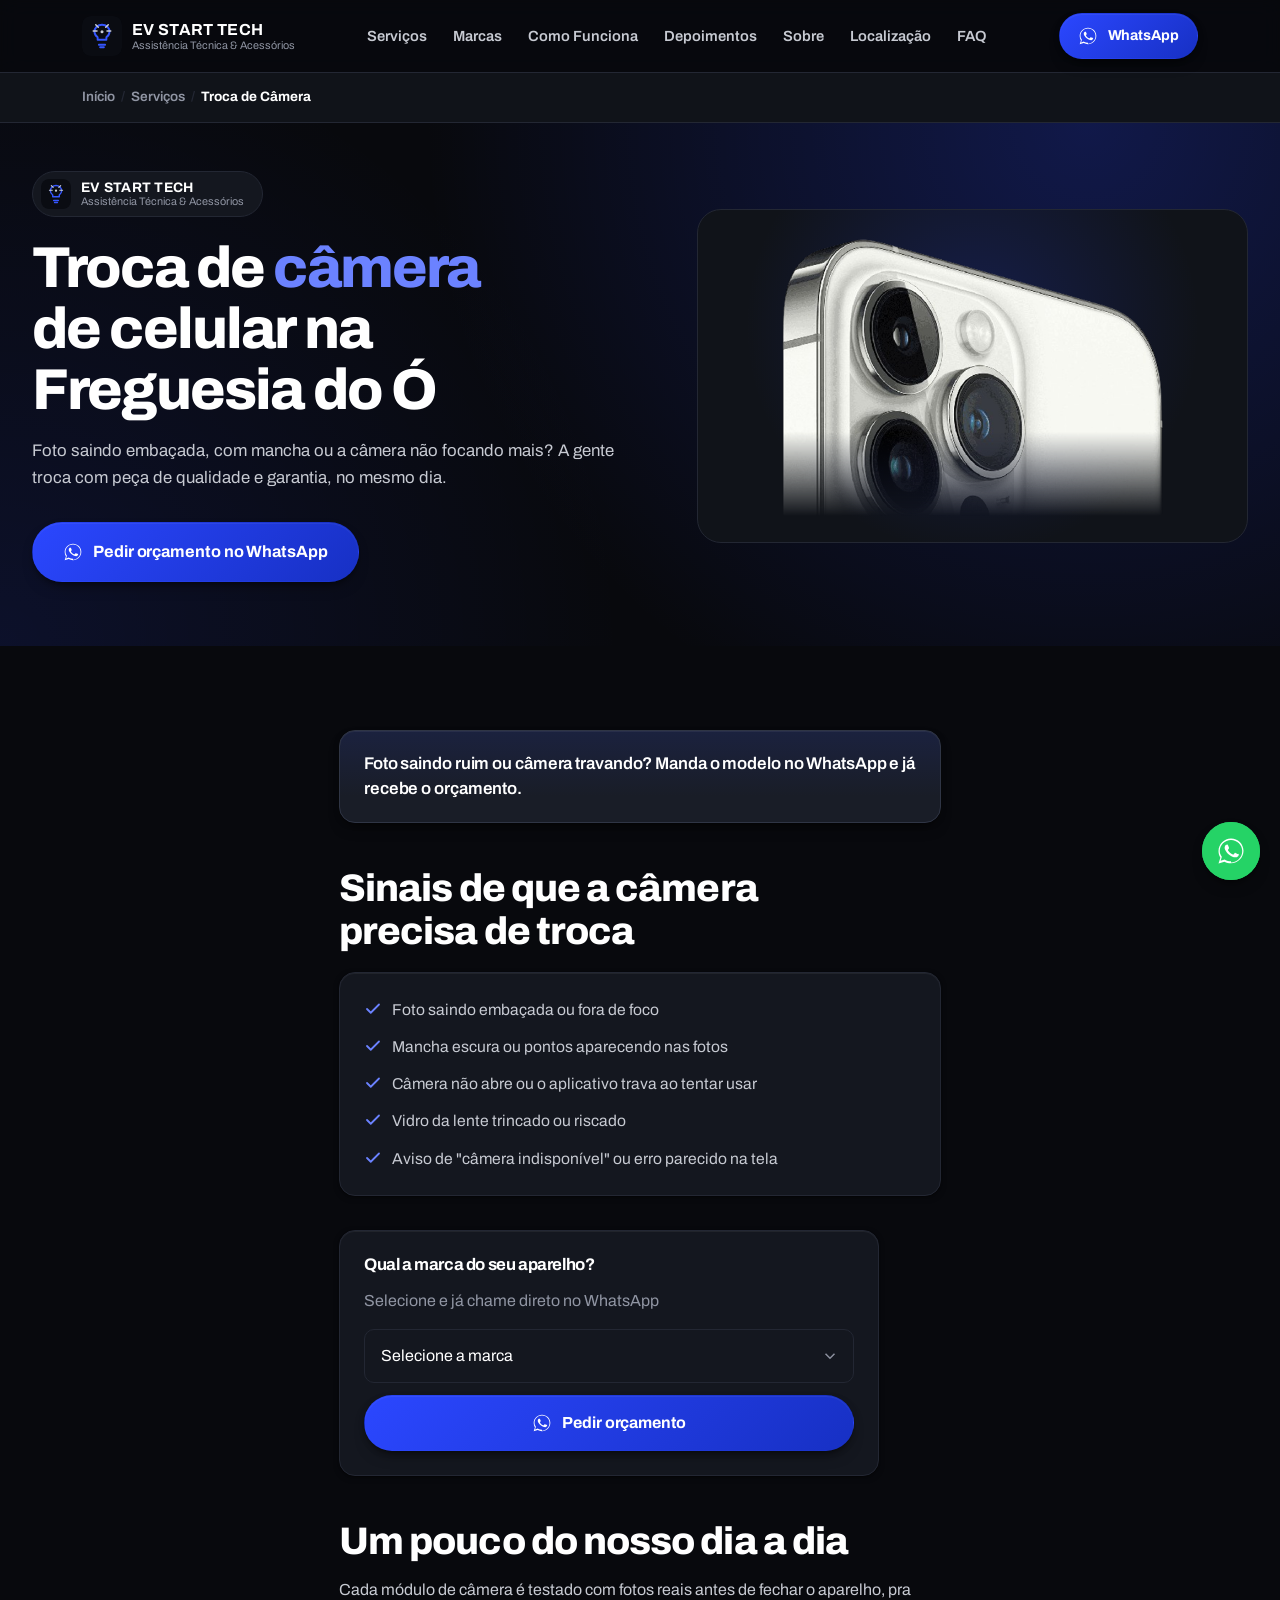
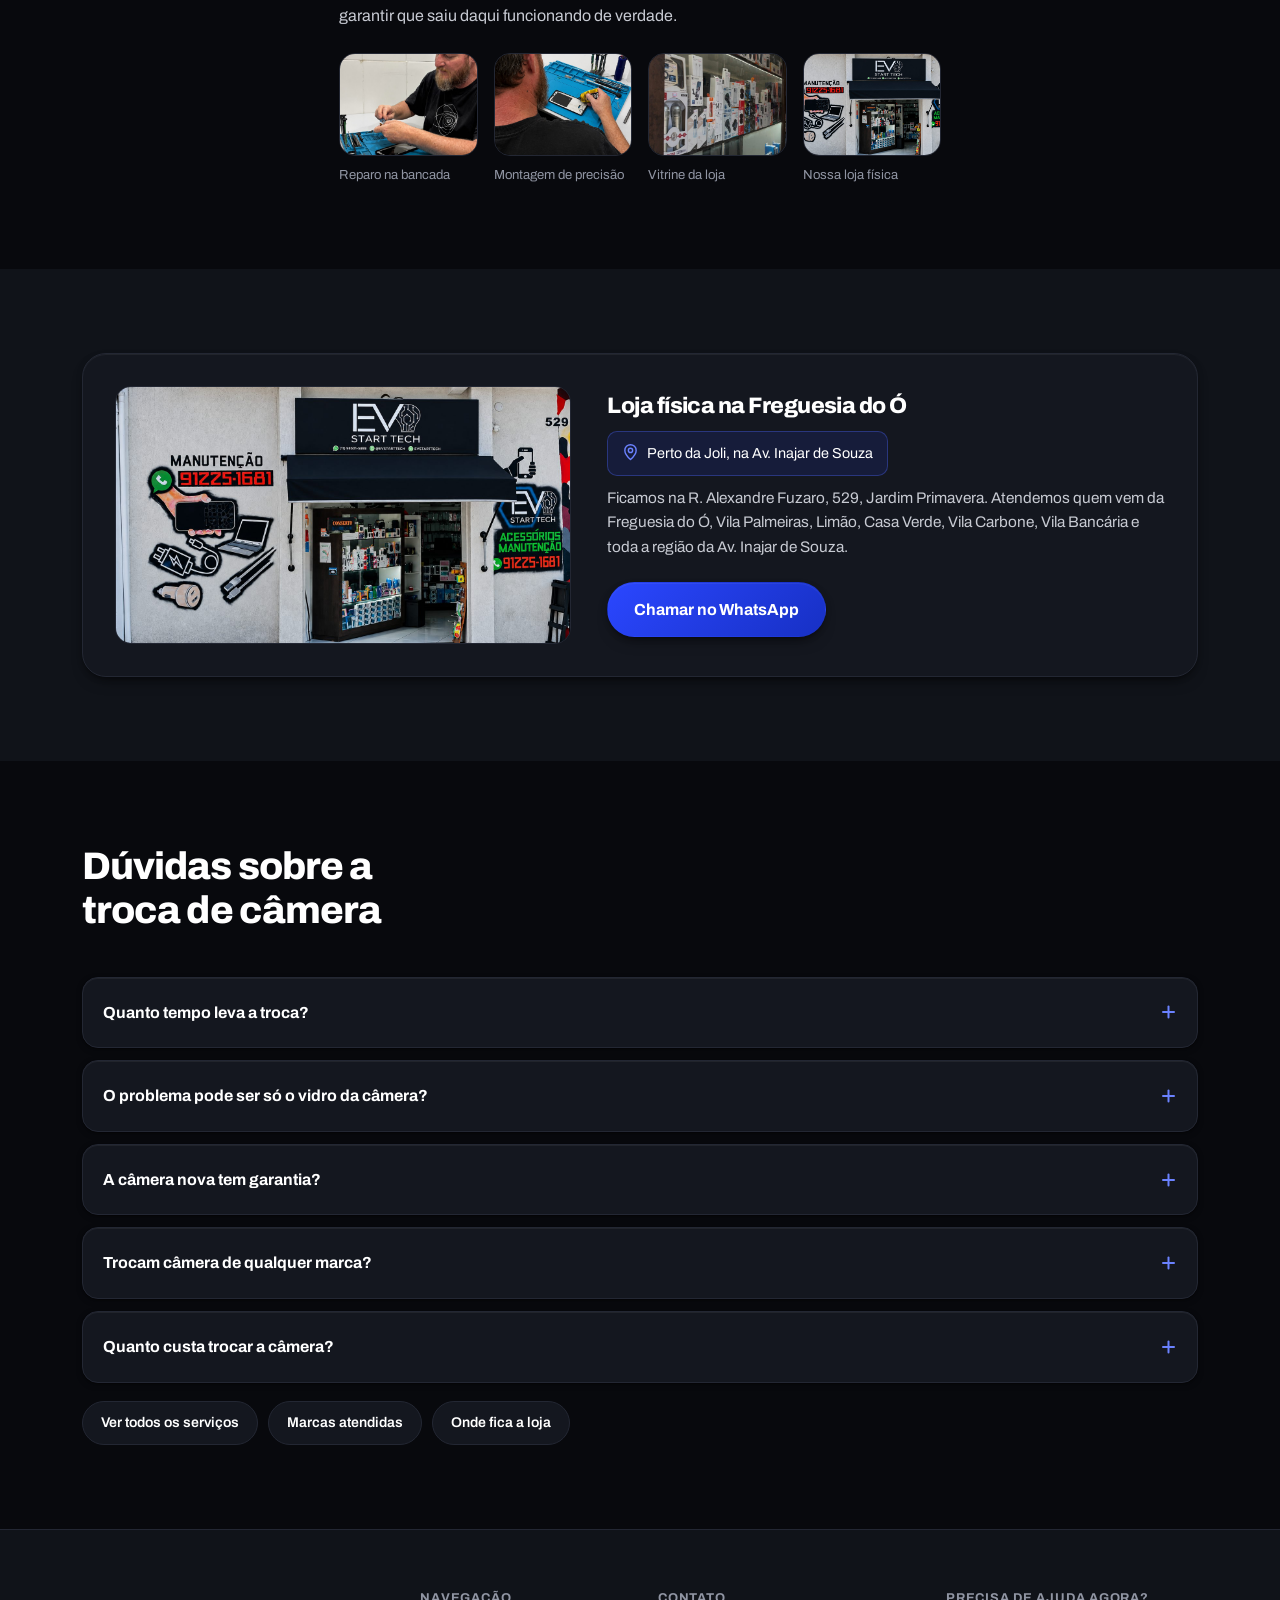
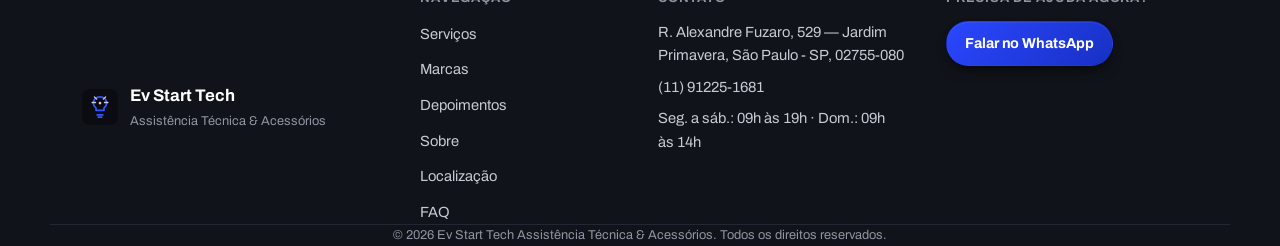
<file: troca-de-camera.html>
<!DOCTYPE html>
<html lang="pt-BR">
<head>
<meta charset="UTF-8">
<meta name="viewport" content="width=device-width, initial-scale=1, viewport-fit=cover">
<title>Troca de Câmera de Celular na Freguesia do Ó | Ev Start Tech</title>
<meta name="description" content="Troca de câmera de celular com técnico especializado na Freguesia do Ó, Zona Norte de São Paulo. Todas as marcas, peça de qualidade, orçamento grátis pelo WhatsApp e garantia.">
<link rel="canonical" href="https://evstarttech.com.br/troca-de-camera.html">
<meta name="robots" content="index, follow">
<meta name="theme-color" content="#0a0c12">
<meta name="author" content="Ev Start Tech Assistência Técnica & Acessórios">

<!-- Open Graph -->
<meta property="og:type" content="website">
<meta property="og:site_name" content="Ev Start Tech Assistência Técnica & Acessórios">
<meta property="og:title" content="Troca de Câmera de Celular na Freguesia do Ó | Ev Start Tech">
<meta property="og:description" content="Foto embaçada, câmera com mancha ou não focando? Trocamos a câmera com peça de qualidade e garantia. Orçamento grátis pelo WhatsApp.">
<meta property="og:image" content="https://evstarttech.com.br/assets/img/servico-troca-camera.png">
<meta property="og:url" content="https://evstarttech.com.br/troca-de-camera.html">
<meta property="og:locale" content="pt_BR">

<!-- Twitter -->
<meta name="twitter:card" content="summary_large_image">
<meta name="twitter:title" content="Troca de Câmera de Celular na Freguesia do Ó | Ev Start Tech">
<meta name="twitter:description" content="Foto embaçada, câmera com mancha ou não focando? Trocamos a câmera com peça de qualidade e garantia. Orçamento grátis pelo WhatsApp.">
<meta name="twitter:image" content="https://evstarttech.com.br/assets/img/servico-troca-camera.png">

<link rel="icon" type="image/svg+xml" href="assets/img/favicon.svg">
<link rel="manifest" href="site.webmanifest">
<link rel="preload" href="assets/fonts/archivo-latin.woff2" as="font" type="font/woff2" crossorigin>
<link rel="preload" href="css/style.css" as="style">
<link rel="stylesheet" href="css/style.css">

<script type="application/ld+json">
{
  "@context": "https://schema.org",
  "@type": "Service",
  "serviceType": "Troca de câmera de celular",
  "name": "Troca de Câmera de Celular",
  "description": "Serviço de troca de câmera de celular para todas as marcas, com peça de qualidade e garantia, realizado por técnico especializado.",
  "provider": {
    "@type": "ElectronicsStore",
    "@id": "https://evstarttech.com.br/#negocio",
    "name": "Ev Start Tech Assistência Técnica & Acessórios",
    "telephone": "+5511912251681",
    "address": {
      "@type": "PostalAddress",
      "streetAddress": "R. Alexandre Fuzaro, 529 - Jardim Primavera",
      "addressLocality": "São Paulo",
      "addressRegion": "SP",
      "postalCode": "02755-080",
      "addressCountry": "BR"
    }
  },
  "areaServed": [
    {"@type": "Place", "name": "Freguesia do Ó"},
    {"@type": "Place", "name": "Vila Palmeiras"},
    {"@type": "Place", "name": "Inajar de Souza"},
    {"@type": "Place", "name": "Zona Norte de São Paulo"}
  ]
}
</script>
<script type="application/ld+json">
{
  "@context": "https://schema.org",
  "@type": "BreadcrumbList",
  "itemListElement": [
    {"@type": "ListItem", "position": 1, "name": "Início", "item": "https://evstarttech.com.br/"},
    {"@type": "ListItem", "position": 2, "name": "Serviços", "item": "https://evstarttech.com.br/#servicos"},
    {"@type": "ListItem", "position": 3, "name": "Troca de Câmera", "item": "https://evstarttech.com.br/troca-de-camera.html"}
  ]
}
</script>
<script type="application/ld+json">
{
  "@context": "https://schema.org",
  "@type": "FAQPage",
  "mainEntity": [
    {
      "@type": "Question",
      "name": "Quanto tempo leva a troca da câmera?",
      "acceptedAnswer": {"@type": "Answer", "text": "Na maioria dos aparelhos sai no mesmo dia. Depende do modelo e se a peça está disponível na loja."}
    },
    {
      "@type": "Question",
      "name": "O problema pode ser só o vidro da câmera?",
      "acceptedAnswer": {"@type": "Answer", "text": "Pode sim. Às vezes é só o vidrinho de proteção que está riscado ou trincado, e nesse caso o reparo é mais simples e barato. Fazemos o diagnóstico antes de fechar o orçamento pra confirmar o que realmente precisa trocar."}
    },
    {
      "@type": "Question",
      "name": "A câmera nova tem garantia?",
      "acceptedAnswer": {"@type": "Answer", "text": "Tem sim. Toda troca de câmera feita na Ev Start Tech sai com garantia, tanto da peça quanto do serviço."}
    },
    {
      "@type": "Question",
      "name": "Trocam câmera de qualquer marca?",
      "acceptedAnswer": {"@type": "Answer", "text": "Sim, atendemos iPhone, Samsung, Motorola, Xiaomi e praticamente todas as marcas do mercado. Manda a marca e o modelo no WhatsApp que a gente confirma a peça na hora."}
    },
    {
      "@type": "Question",
      "name": "Quanto custa trocar a câmera?",
      "acceptedAnswer": {"@type": "Answer", "text": "O valor muda de acordo com a marca, o modelo e se é a câmera traseira ou frontal. Manda pelo WhatsApp que a gente passa o orçamento na hora, sem compromisso."}
    }
  ]
}
</script>
</head>
<body>

<a class="skip-link" href="#conteudo">Pular para o conteúdo</a>

<!-- HEADER -->
<header class="site-header" id="topo">
  <div class="container header-inner">
    <a href="index.html" class="brand" aria-label="Ev Start Tech - Início">
      <img src="assets/img/favicon.svg" alt="" width="40" height="40" class="brand-mark">
      <span class="brand-text">
        <strong>EV START TECH</strong>
        <small>Assistência Técnica &amp; Acessórios</small>
      </span>
    </a>

    <nav class="main-nav" id="main-nav" aria-label="Navegação principal">
      <ul>
        <li class="has-dropdown">
          <a href="index.html#servicos">Serviços</a>
          <ul class="dropdown">
            <li><a href="troca-de-tela-iphone.html">Troca de Tela de iPhone</a></li>
            <li><a href="troca-de-bateria.html">Troca de Bateria</a></li>
            <li><a href="troca-de-conector-de-carga.html">Troca de Conector de Carga</a></li>
            <li><a href="troca-de-camera.html">Troca de Câmera</a></li>
          </ul>
        </li>
        <li class="has-dropdown">
          <a href="index.html#marcas">Marcas</a>
          <ul class="dropdown">
            <li><a href="assistencia-tecnica-samsung.html">Assistência Samsung</a></li>
            <li><a href="assistencia-tecnica-motorola.html">Assistência Motorola</a></li>
          </ul>
        </li>
        <li><a href="index.html#como-funciona">Como Funciona</a></li>
        <li><a href="index.html#depoimentos">Depoimentos</a></li>
        <li><a href="index.html#sobre">Sobre</a></li>
        <li class="has-dropdown">
          <a href="index.html#localizacao">Localização</a>
          <ul class="dropdown">
            <li><a href="assistencia-tecnica-vila-palmeiras.html">Vila Palmeiras</a></li>
            <li><a href="assistencia-tecnica-limao.html">Limão</a></li>
            <li><a href="assistencia-tecnica-casa-verde.html">Casa Verde</a></li>
            <li><a href="assistencia-tecnica-vila-carbone.html">Vila Carbone</a></li>
            <li><a href="assistencia-tecnica-vila-bancaria.html">Vila Bancária</a></li>
          </ul>
        </li>
        <li><a href="index.html#faq">FAQ</a></li>
      </ul>
    </nav>

    <div class="header-actions">
      <a class="btn btn-primary btn-sm" href="https://wa.me/5511912251681?text=Ol%C3%A1!%20Vim%20pelo%20site%20e%20gostaria%20de%20um%20or%C3%A7amento%20para%20trocar%20a%20c%C3%A2mera%20do%20meu%20celular." target="_blank" rel="noopener" aria-label="Falar no WhatsApp">
        <svg class="icon" viewBox="0 0 24 24" aria-hidden="true"><path d="M17.5 14.4c-.3-.1-1.7-.8-1.9-.9-.3-.1-.5-.1-.6.1-.2.3-.7.9-.9 1.1-.2.2-.3.2-.6.1-.3-.1-1.2-.5-2.3-1.4-.9-.8-1.4-1.7-1.6-2-.2-.3 0-.5.1-.6.1-.1.3-.3.4-.5.1-.2.2-.3.3-.5.1-.2 0-.4 0-.5C10.3 9 9.8 7.8 9.6 7.3c-.2-.5-.4-.4-.6-.4h-.5c-.2 0-.5.1-.7.3-.2.3-.9.9-.9 2.2s1 2.6 1.1 2.7c.1.2 2 3 4.7 4.2.7.3 1.2.5 1.6.6.7.2 1.3.2 1.8.1.5-.1 1.7-.7 1.9-1.3.2-.7.2-1.2.2-1.3-.1-.1-.3-.2-.6-.3z"/><path d="M12 2C6.5 2 2 6.5 2 12c0 1.9.5 3.7 1.5 5.3L2 22l4.8-1.5c1.5.8 3.3 1.3 5.2 1.3 5.5 0 10-4.5 10-10S17.5 2 12 2zm0 18.2c-1.7 0-3.4-.5-4.8-1.3l-.3-.2-3.2 1 1-3.1-.2-.3C3.5 15 3 13.5 3 12c0-4.9 4-8.9 9-8.9s9 4 9 8.9-4 9.2-9 9.2z"/></svg>
        <span class="btn-label">WhatsApp</span>
      </a>
      <button class="nav-toggle" id="navToggle" aria-expanded="false" aria-controls="main-nav" aria-label="Abrir menu">
        <span></span><span></span><span></span>
      </button>
    </div>
  </div>
</header>

<!-- BREADCRUMB -->
<div class="breadcrumb-bar">
  <div class="container">
    <a href="index.html">Início</a>
    <span> / </span>
    <a href="index.html#servicos">Serviços</a>
    <span> / </span>
    <span>Troca de Câmera</span>
  </div>
</div>

<main id="conteudo">

  <!-- HERO -->
  <section class="hero page-hero">
    <div class="container hero-grid">
      <div class="hero-copy reveal">
        <div class="page-brand-tag">
          <img src="assets/img/favicon.svg" alt="">
          <span>
            <strong>EV START TECH</strong>
            <small>Assistência Técnica &amp; Acessórios</small>
          </span>
        </div>

        <h1>Troca de <span class="text-accent">câmera</span> de celular na Freguesia do Ó</h1>
        <p class="hero-sub">Foto saindo embaçada, com mancha ou a câmera não focando mais? A gente troca com peça de qualidade e garantia, no mesmo dia.</p>

        <div class="hero-ctas">
          <a class="btn btn-primary btn-lg" href="https://wa.me/5511912251681?text=Ol%C3%A1!%20Quero%20trocar%20a%20c%C3%A2mera%20do%20meu%20celular%2C%20pode%20me%20passar%20um%20or%C3%A7amento%3F" target="_blank" rel="noopener">
            <svg class="icon" viewBox="0 0 24 24" aria-hidden="true"><path d="M17.5 14.4c-.3-.1-1.7-.8-1.9-.9-.3-.1-.5-.1-.6.1-.2.3-.7.9-.9 1.1-.2.2-.3.2-.6.1-.3-.1-1.2-.5-2.3-1.4-.9-.8-1.4-1.7-1.6-2-.2-.3 0-.5.1-.6.1-.1.3-.3.4-.5.1-.2.2-.3.3-.5.1-.2 0-.4 0-.5C10.3 9 9.8 7.8 9.6 7.3c-.2-.5-.4-.4-.6-.4h-.5c-.2 0-.5.1-.7.3-.2.3-.9.9-.9 2.2s1 2.6 1.1 2.7c.1.2 2 3 4.7 4.2.7.3 1.2.5 1.6.6.7.2 1.3.2 1.8.1.5-.1 1.7-.7 1.9-1.3.2-.7.2-1.2.2-1.3-.1-.1-.3-.2-.6-.3z"/><path d="M12 2C6.5 2 2 6.5 2 12c0 1.9.5 3.7 1.5 5.3L2 22l4.8-1.5c1.5.8 3.3 1.3 5.2 1.3 5.5 0 10-4.5 10-10S17.5 2 12 2zm0 18.2c-1.7 0-3.4-.5-4.8-1.3l-.3-.2-3.2 1 1-3.1-.2-.3C3.5 15 3 13.5 3 12c0-4.9 4-8.9 9-8.9s9 4 9 8.9-4 9.2-9 9.2z"/></svg>
            Pedir orçamento no WhatsApp
          </a>
        </div>
      </div>

      <div class="hero-media reveal">
        <div class="page-hero-media">
          <img src="assets/img/servico-troca-camera.png" alt="Câmera de celular pronta para instalação" width="800" height="507" loading="eager" fetchpriority="high">
        </div>
      </div>
    </div>
  </section>

  <!-- CONTEÚDO -->
  <section class="section" id="sobre-o-servico">
    <div class="container prose reveal">
      <p class="lead-highlight">Foto saindo ruim ou câmera travando? Manda o modelo no WhatsApp e já recebe o orçamento.</p>

      <h2>Sinais de que a câmera precisa de troca</h2>
      <ul class="check-list">
        <li>
          <svg viewBox="0 0 24 24" fill="none" stroke="currentColor" stroke-width="2.4" stroke-linecap="round" stroke-linejoin="round" aria-hidden="true"><path d="M20 6L9 17l-5-5"/></svg>
          Foto saindo embaçada ou fora de foco
        </li>
        <li>
          <svg viewBox="0 0 24 24" fill="none" stroke="currentColor" stroke-width="2.4" stroke-linecap="round" stroke-linejoin="round" aria-hidden="true"><path d="M20 6L9 17l-5-5"/></svg>
          Mancha escura ou pontos aparecendo nas fotos
        </li>
        <li>
          <svg viewBox="0 0 24 24" fill="none" stroke="currentColor" stroke-width="2.4" stroke-linecap="round" stroke-linejoin="round" aria-hidden="true"><path d="M20 6L9 17l-5-5"/></svg>
          Câmera não abre ou o aplicativo trava ao tentar usar
        </li>
        <li>
          <svg viewBox="0 0 24 24" fill="none" stroke="currentColor" stroke-width="2.4" stroke-linecap="round" stroke-linejoin="round" aria-hidden="true"><path d="M20 6L9 17l-5-5"/></svg>
          Vidro da lente trincado ou riscado
        </li>
        <li>
          <svg viewBox="0 0 24 24" fill="none" stroke="currentColor" stroke-width="2.4" stroke-linecap="round" stroke-linejoin="round" aria-hidden="true"><path d="M20 6L9 17l-5-5"/></svg>
          Aviso de "câmera indisponível" ou erro parecido na tela
        </li>
      </ul>

      <div class="model-picker">
        <h2>Qual a marca do seu aparelho?</h2>
        <p>Selecione e já chame direto no WhatsApp</p>
        <form class="model-picker-form" id="modelForm" data-servico="trocar a câmera">
          <select id="modelSelect" name="modelo" required aria-label="Selecione a marca do seu celular">
            <option value="" disabled selected>Selecione a marca</option>
            <option value="iPhone">iPhone</option>
            <option value="Samsung">Samsung</option>
            <option value="Motorola">Motorola</option>
            <option value="Xiaomi">Xiaomi</option>
            <option value="outra marca">Outra marca</option>
          </select>
          <button class="btn btn-primary" type="submit">
            <svg class="icon" viewBox="0 0 24 24" aria-hidden="true"><path d="M17.5 14.4c-.3-.1-1.7-.8-1.9-.9-.3-.1-.5-.1-.6.1-.2.3-.7.9-.9 1.1-.2.2-.3.2-.6.1-.3-.1-1.2-.5-2.3-1.4-.9-.8-1.4-1.7-1.6-2-.2-.3 0-.5.1-.6.1-.1.3-.3.4-.5.1-.2.2-.3.3-.5.1-.2 0-.4 0-.5C10.3 9 9.8 7.8 9.6 7.3c-.2-.5-.4-.4-.6-.4h-.5c-.2 0-.5.1-.7.3-.2.3-.9.9-.9 2.2s1 2.6 1.1 2.7c.1.2 2 3 4.7 4.2.7.3 1.2.5 1.6.6.7.2 1.3.2 1.8.1.5-.1 1.7-.7 1.9-1.3.2-.7.2-1.2.2-1.3-.1-.1-.3-.2-.6-.3z"/><path d="M12 2C6.5 2 2 6.5 2 12c0 1.9.5 3.7 1.5 5.3L2 22l4.8-1.5c1.5.8 3.3 1.3 5.2 1.3 5.5 0 10-4.5 10-10S17.5 2 12 2zm0 18.2c-1.7 0-3.4-.5-4.8-1.3l-.3-.2-3.2 1 1-3.1-.2-.3C3.5 15 3 13.5 3 12c0-4.9 4-8.9 9-8.9s9 4 9 8.9-4 9.2-9 9.2z"/></svg>
            Pedir orçamento
          </button>
        </form>
      </div>

      <h2>Um pouco do nosso dia a dia</h2>
      <p>Cada módulo de câmera é testado com fotos reais antes de fechar o aparelho, pra garantir que saiu daqui funcionando de verdade.</p>
      <div class="service-photos">
        <figure>
          <img src="assets/img/sobre-dono-1.jpg" alt="Técnico da Ev Start Tech reparando um celular na bancada" width="900" height="1599" loading="lazy" decoding="async">
          <figcaption>Reparo na bancada</figcaption>
        </figure>
        <figure>
          <img src="assets/img/sobre-dono-2.jpg" alt="Técnico da Ev Start Tech aplicando cola de precisão durante o reparo de um aparelho" width="900" height="1599" loading="lazy" decoding="async">
          <figcaption>Montagem de precisão</figcaption>
        </figure>
        <figure>
          <img src="assets/img/sobre-loja-1.jpg" alt="Vitrine da Ev Start Tech com acessórios organizados" width="900" height="1600" loading="lazy" decoding="async">
          <figcaption>Vitrine da loja</figcaption>
        </figure>
        <figure>
          <img src="assets/img/fachada-evstart-tech.jpg" alt="Fachada da loja Ev Start Tech na Rua Alexandre Fuzaro" width="1400" height="788" loading="lazy" decoding="async">
          <figcaption>Nossa loja física</figcaption>
        </figure>
      </div>
    </div>
  </section>

  <!-- LOJA -->
  <section class="section section-alt" id="a-loja">
    <div class="container reveal">
      <div class="store-block">
        <img src="assets/img/fachada-evstart-tech.jpg" alt="Fachada da loja Ev Start Tech na Rua Alexandre Fuzaro, Jardim Primavera" width="1400" height="788" loading="lazy" decoding="async">
        <div>
          <h2>Loja física na Freguesia do Ó</h2>
          <div class="store-landmark">
            <svg viewBox="0 0 24 24" fill="none" stroke="currentColor" stroke-width="2" stroke-linecap="round" stroke-linejoin="round" aria-hidden="true"><path d="M12 22s8-7.5 8-13a8 8 0 1 0-16 0c0 5.5 8 13 8 13z"/><circle cx="12" cy="9" r="3"/></svg>
            Perto da Joli, na Av. Inajar de Souza
          </div>
          <p>Ficamos na R. Alexandre Fuzaro, 529, Jardim Primavera. Atendemos quem vem da Freguesia do Ó, Vila Palmeiras, Limão, Casa Verde, Vila Carbone, Vila Bancária e toda a região da Av. Inajar de Souza.</p>
          <a class="btn btn-primary" href="https://wa.me/5511912251681?text=Ol%C3%A1!%20Quero%20saber%20como%20chegar%20na%20loja." target="_blank" rel="noopener">Chamar no WhatsApp</a>
        </div>
      </div>
    </div>
  </section>

  <!-- FAQ -->
  <section class="section" id="faq">
    <div class="container">
      <header class="section-head reveal">
        <h2>Dúvidas sobre a troca de câmera</h2>
      </header>

      <div class="faq-list reveal">
        <details class="faq-item">
          <summary>Quanto tempo leva a troca?</summary>
          <p>Na maioria dos aparelhos sai no mesmo dia. Depende do modelo e se a peça está disponível na loja.</p>
        </details>
        <details class="faq-item">
          <summary>O problema pode ser só o vidro da câmera?</summary>
          <p>Pode sim. Às vezes é só o vidrinho de proteção que está riscado ou trincado, e nesse caso o reparo é mais simples e barato. Fazemos o diagnóstico antes de fechar o orçamento pra confirmar o que realmente precisa trocar.</p>
        </details>
        <details class="faq-item">
          <summary>A câmera nova tem garantia?</summary>
          <p>Tem sim. Toda troca de câmera feita na Ev Start Tech sai com garantia, tanto da peça quanto do serviço.</p>
        </details>
        <details class="faq-item">
          <summary>Trocam câmera de qualquer marca?</summary>
          <p>Sim, atendemos iPhone, Samsung, Motorola, Xiaomi e praticamente todas as marcas do mercado. Manda a marca e o modelo no WhatsApp que a gente confirma a peça na hora.</p>
        </details>
        <details class="faq-item">
          <summary>Quanto custa trocar a câmera?</summary>
          <p>O valor muda de acordo com a marca, o modelo e se é a câmera traseira ou frontal. Manda pelo WhatsApp que a gente passa o orçamento na hora, sem compromisso.</p>
        </details>
      </div>

      <p class="related-links">
        <a href="index.html#servicos">Ver todos os serviços</a>
        <a href="index.html#marcas">Marcas atendidas</a>
        <a href="index.html#localizacao">Onde fica a loja</a>
      </p>
    </div>
  </section>

</main>

<!-- RODAPÉ -->
<footer class="site-footer">
  <div class="container footer-grid">
    <div class="footer-brand">
      <img src="assets/img/favicon.svg" alt="" width="36" height="36">
      <div>
        <strong>Ev Start Tech</strong>
        <p>Assistência Técnica &amp; Acessórios</p>
      </div>
    </div>

    <nav aria-label="Links do rodapé">
      <h3>Navegação</h3>
      <ul>
        <li><a href="index.html#servicos">Serviços</a></li>
        <li><a href="index.html#marcas">Marcas</a></li>
        <li><a href="index.html#depoimentos">Depoimentos</a></li>
        <li><a href="index.html#sobre">Sobre</a></li>
        <li><a href="index.html#localizacao">Localização</a></li>
        <li><a href="index.html#faq">FAQ</a></li>
      </ul>
    </nav>

    <div class="footer-contact">
      <h3>Contato</h3>
      <p>R. Alexandre Fuzaro, 529 — Jardim Primavera, São Paulo - SP, 02755-080</p>
      <p><a href="tel:+5511912251681">(11) 91225-1681</a></p>
      <p>Seg. a sáb.: 09h às 19h · Dom.: 09h às 14h</p>
    </div>

    <div class="footer-cta">
      <h3>Precisa de ajuda agora?</h3>
      <a class="btn btn-primary btn-sm" href="https://wa.me/5511912251681?text=Ol%C3%A1!%20Vim%20pelo%20site%20e%20gostaria%20de%20um%20or%C3%A7amento." target="_blank" rel="noopener">Falar no WhatsApp</a>
    </div>
  </div>

  <div class="container footer-bottom">
    <p>© <span id="year"></span> Ev Start Tech Assistência Técnica &amp; Acessórios. Todos os direitos reservados.</p>
  </div>
</footer>

<!-- BOTÕES FLUTUANTES -->
<a class="whatsapp-float" href="https://wa.me/5511912251681?text=Ol%C3%A1!%20Vim%20pelo%20site%20e%20gostaria%20de%20um%20or%C3%A7amento." target="_blank" rel="noopener" aria-label="Falar no WhatsApp">
  <svg viewBox="0 0 24 24" aria-hidden="true"><path d="M17.5 14.4c-.3-.1-1.7-.8-1.9-.9-.3-.1-.5-.1-.6.1-.2.3-.7.9-.9 1.1-.2.2-.3.2-.6.1-.3-.1-1.2-.5-2.3-1.4-.9-.8-1.4-1.7-1.6-2-.2-.3 0-.5.1-.6.1-.1.3-.3.4-.5.1-.2.2-.3.3-.5.1-.2 0-.4 0-.5C10.3 9 9.8 7.8 9.6 7.3c-.2-.5-.4-.4-.6-.4h-.5c-.2 0-.5.1-.7.3-.2.3-.9.9-.9 2.2s1 2.6 1.1 2.7c.1.2 2 3 4.7 4.2.7.3 1.2.5 1.6.6.7.2 1.3.2 1.8.1.5-.1 1.7-.7 1.9-1.3.2-.7.2-1.2.2-1.3-.1-.1-.3-.2-.6-.3z"/><path d="M12 2C6.5 2 2 6.5 2 12c0 1.9.5 3.7 1.5 5.3L2 22l4.8-1.5c1.5.8 3.3 1.3 5.2 1.3 5.5 0 10-4.5 10-10S17.5 2 12 2zm0 18.2c-1.7 0-3.4-.5-4.8-1.3l-.3-.2-3.2 1 1-3.1-.2-.3C3.5 15 3 13.5 3 12c0-4.9 4-8.9 9-8.9s9 4 9 8.9-4 9.2-9 9.2z"/></svg>
</a>

<button class="back-to-top" id="backToTop" aria-label="Voltar ao topo">
  <svg viewBox="0 0 24 24" aria-hidden="true"><path d="M12 19V5M5 12l7-7 7 7" fill="none" stroke="currentColor" stroke-width="2.2" stroke-linecap="round" stroke-linejoin="round"/></svg>
</button>

<script src="js/script.js" defer></script>
<script src="js/model-picker.js" defer></script>
</body>
</html>
</file>
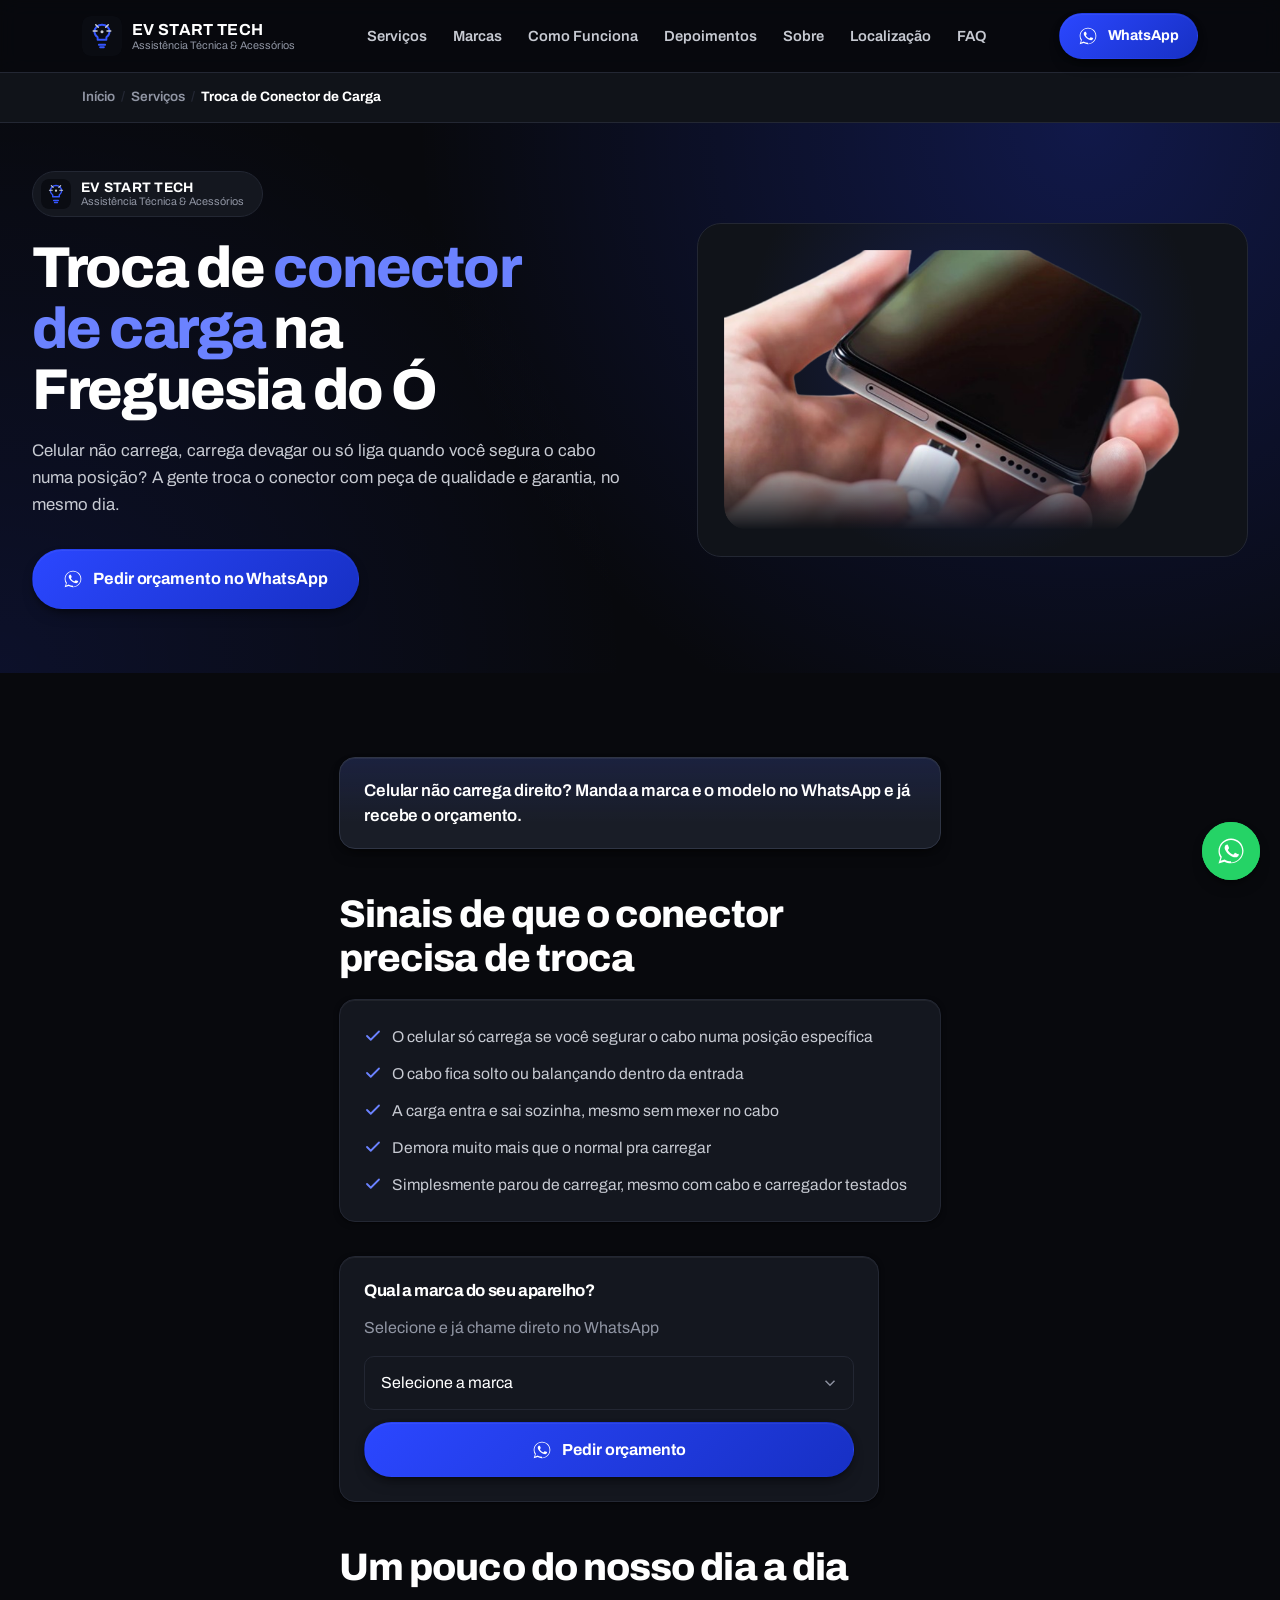
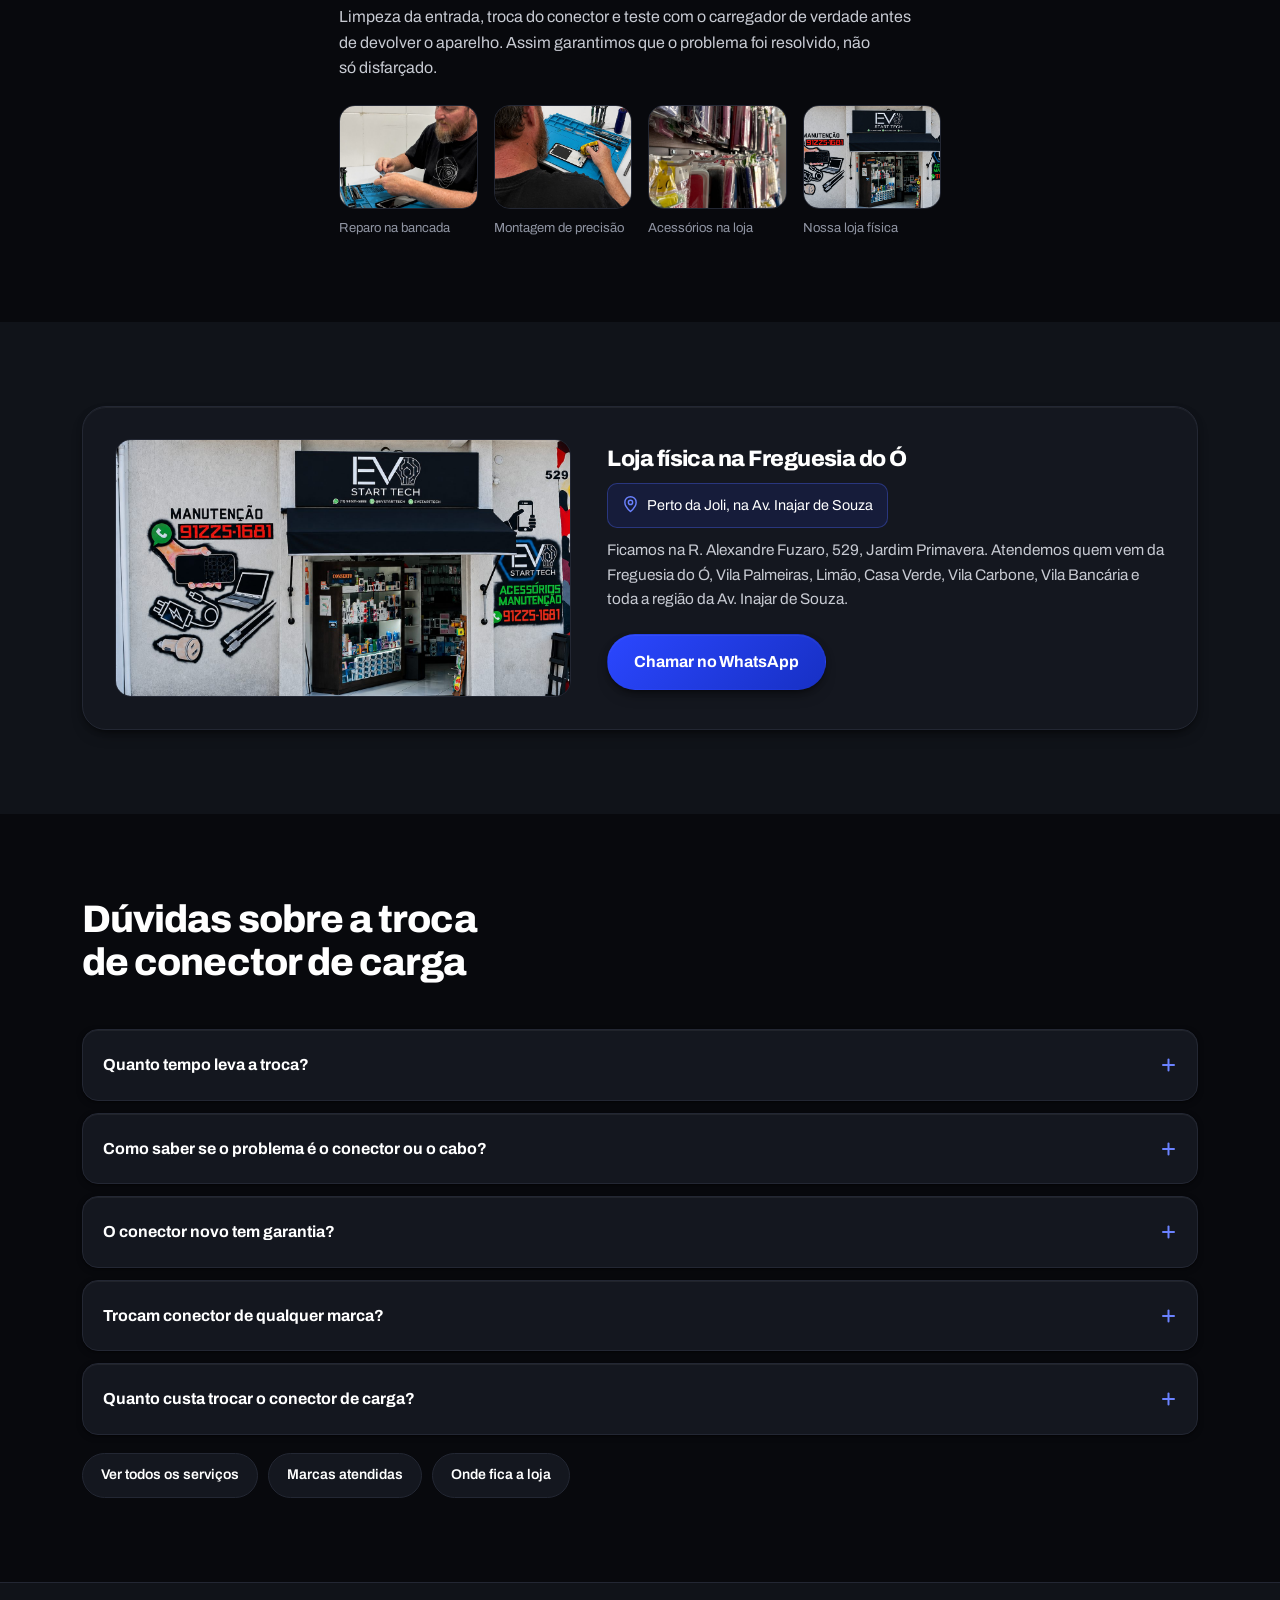
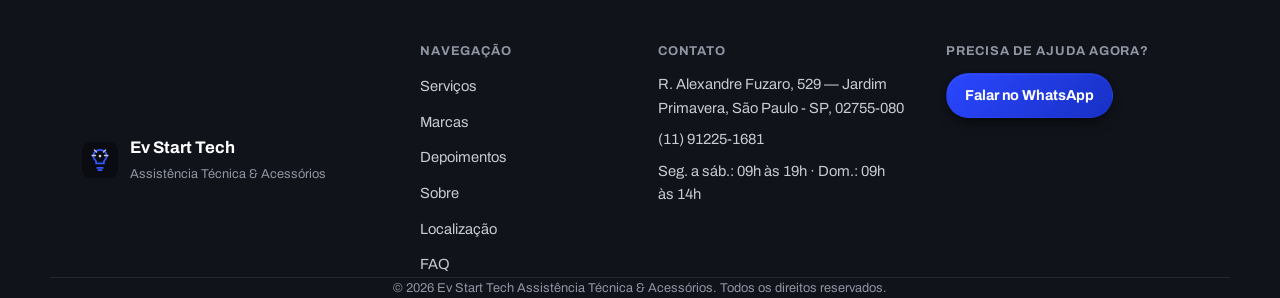
<file: troca-de-conector-de-carga.html>
<!DOCTYPE html>
<html lang="pt-BR">
<head>
<meta charset="UTF-8">
<meta name="viewport" content="width=device-width, initial-scale=1, viewport-fit=cover">
<title>Troca de Conector de Carga de Celular na Freguesia do Ó | Ev Start Tech</title>
<meta name="description" content="Troca de conector de carga de celular com técnico especializado na Freguesia do Ó, Zona Norte de São Paulo. Todas as marcas, peça de qualidade, orçamento grátis pelo WhatsApp e garantia.">
<link rel="canonical" href="https://evstarttech.com.br/troca-de-conector-de-carga.html">
<meta name="robots" content="index, follow">
<meta name="theme-color" content="#0a0c12">
<meta name="author" content="Ev Start Tech Assistência Técnica & Acessórios">

<!-- Open Graph -->
<meta property="og:type" content="website">
<meta property="og:site_name" content="Ev Start Tech Assistência Técnica & Acessórios">
<meta property="og:title" content="Troca de Conector de Carga de Celular na Freguesia do Ó | Ev Start Tech">
<meta property="og:description" content="Celular não carrega ou o cabo fica balançando? Trocamos o conector de carga com peça de qualidade e garantia. Orçamento grátis pelo WhatsApp.">
<meta property="og:image" content="https://evstarttech.com.br/assets/img/servico-conector-carga.png">
<meta property="og:url" content="https://evstarttech.com.br/troca-de-conector-de-carga.html">
<meta property="og:locale" content="pt_BR">

<!-- Twitter -->
<meta name="twitter:card" content="summary_large_image">
<meta name="twitter:title" content="Troca de Conector de Carga de Celular na Freguesia do Ó | Ev Start Tech">
<meta name="twitter:description" content="Celular não carrega ou o cabo fica balançando? Trocamos o conector de carga com peça de qualidade e garantia. Orçamento grátis pelo WhatsApp.">
<meta name="twitter:image" content="https://evstarttech.com.br/assets/img/servico-conector-carga.png">

<link rel="icon" type="image/svg+xml" href="assets/img/favicon.svg">
<link rel="manifest" href="site.webmanifest">
<link rel="preload" href="assets/fonts/archivo-latin.woff2" as="font" type="font/woff2" crossorigin>
<link rel="preload" href="css/style.css" as="style">
<link rel="stylesheet" href="css/style.css">

<script type="application/ld+json">
{
  "@context": "https://schema.org",
  "@type": "Service",
  "serviceType": "Troca de conector de carga de celular",
  "name": "Troca de Conector de Carga de Celular",
  "description": "Serviço de troca do conector de carga de celular para todas as marcas, com peça de qualidade e garantia, realizado por técnico especializado.",
  "provider": {
    "@type": "ElectronicsStore",
    "@id": "https://evstarttech.com.br/#negocio",
    "name": "Ev Start Tech Assistência Técnica & Acessórios",
    "telephone": "+5511912251681",
    "address": {
      "@type": "PostalAddress",
      "streetAddress": "R. Alexandre Fuzaro, 529 - Jardim Primavera",
      "addressLocality": "São Paulo",
      "addressRegion": "SP",
      "postalCode": "02755-080",
      "addressCountry": "BR"
    }
  },
  "areaServed": [
    {"@type": "Place", "name": "Freguesia do Ó"},
    {"@type": "Place", "name": "Vila Palmeiras"},
    {"@type": "Place", "name": "Inajar de Souza"},
    {"@type": "Place", "name": "Zona Norte de São Paulo"}
  ]
}
</script>
<script type="application/ld+json">
{
  "@context": "https://schema.org",
  "@type": "BreadcrumbList",
  "itemListElement": [
    {"@type": "ListItem", "position": 1, "name": "Início", "item": "https://evstarttech.com.br/"},
    {"@type": "ListItem", "position": 2, "name": "Serviços", "item": "https://evstarttech.com.br/#servicos"},
    {"@type": "ListItem", "position": 3, "name": "Troca de Conector de Carga", "item": "https://evstarttech.com.br/troca-de-conector-de-carga.html"}
  ]
}
</script>
<script type="application/ld+json">
{
  "@context": "https://schema.org",
  "@type": "FAQPage",
  "mainEntity": [
    {
      "@type": "Question",
      "name": "Quanto tempo leva a troca do conector de carga?",
      "acceptedAnswer": {"@type": "Answer", "text": "Na maioria dos aparelhos sai no mesmo dia. Depende do modelo e se a peça está disponível na loja."}
    },
    {
      "@type": "Question",
      "name": "Como saber se o problema é o conector ou o cabo?",
      "acceptedAnswer": {"@type": "Answer", "text": "Teste com outro cabo e outro carregador. Se mesmo assim o celular não carregar ou só carregar quando você segura o cabo numa posição específica, o problema costuma ser o conector do aparelho."}
    },
    {
      "@type": "Question",
      "name": "O conector novo tem garantia?",
      "acceptedAnswer": {"@type": "Answer", "text": "Tem sim. Toda troca de conector de carga feita na Ev Start Tech sai com garantia, tanto da peça quanto do serviço."}
    },
    {
      "@type": "Question",
      "name": "Trocam conector de qualquer marca?",
      "acceptedAnswer": {"@type": "Answer", "text": "Sim, atendemos iPhone, Samsung, Motorola, Xiaomi e praticamente todas as marcas do mercado. Manda a marca e o modelo no WhatsApp que a gente confirma a peça na hora."}
    },
    {
      "@type": "Question",
      "name": "Quanto custa trocar o conector de carga?",
      "acceptedAnswer": {"@type": "Answer", "text": "O valor muda de acordo com a marca e o modelo do aparelho. Manda pelo WhatsApp que a gente passa o orçamento na hora, sem compromisso."}
    }
  ]
}
</script>
</head>
<body>

<a class="skip-link" href="#conteudo">Pular para o conteúdo</a>

<!-- HEADER -->
<header class="site-header" id="topo">
  <div class="container header-inner">
    <a href="index.html" class="brand" aria-label="Ev Start Tech - Início">
      <img src="assets/img/favicon.svg" alt="" width="40" height="40" class="brand-mark">
      <span class="brand-text">
        <strong>EV START TECH</strong>
        <small>Assistência Técnica &amp; Acessórios</small>
      </span>
    </a>

    <nav class="main-nav" id="main-nav" aria-label="Navegação principal">
      <ul>
        <li class="has-dropdown">
          <a href="index.html#servicos">Serviços</a>
          <ul class="dropdown">
            <li><a href="troca-de-tela-iphone.html">Troca de Tela de iPhone</a></li>
            <li><a href="troca-de-bateria.html">Troca de Bateria</a></li>
            <li><a href="troca-de-conector-de-carga.html">Troca de Conector de Carga</a></li>
            <li><a href="troca-de-camera.html">Troca de Câmera</a></li>
          </ul>
        </li>
        <li class="has-dropdown">
          <a href="index.html#marcas">Marcas</a>
          <ul class="dropdown">
            <li><a href="assistencia-tecnica-samsung.html">Assistência Samsung</a></li>
            <li><a href="assistencia-tecnica-motorola.html">Assistência Motorola</a></li>
          </ul>
        </li>
        <li><a href="index.html#como-funciona">Como Funciona</a></li>
        <li><a href="index.html#depoimentos">Depoimentos</a></li>
        <li><a href="index.html#sobre">Sobre</a></li>
        <li class="has-dropdown">
          <a href="index.html#localizacao">Localização</a>
          <ul class="dropdown">
            <li><a href="assistencia-tecnica-vila-palmeiras.html">Vila Palmeiras</a></li>
            <li><a href="assistencia-tecnica-limao.html">Limão</a></li>
            <li><a href="assistencia-tecnica-casa-verde.html">Casa Verde</a></li>
            <li><a href="assistencia-tecnica-vila-carbone.html">Vila Carbone</a></li>
            <li><a href="assistencia-tecnica-vila-bancaria.html">Vila Bancária</a></li>
          </ul>
        </li>
        <li><a href="index.html#faq">FAQ</a></li>
      </ul>
    </nav>

    <div class="header-actions">
      <a class="btn btn-primary btn-sm" href="https://wa.me/5511912251681?text=Ol%C3%A1!%20Vim%20pelo%20site%20e%20gostaria%20de%20um%20or%C3%A7amento%20para%20trocar%20o%20conector%20de%20carga%20do%20meu%20celular." target="_blank" rel="noopener" aria-label="Falar no WhatsApp">
        <svg class="icon" viewBox="0 0 24 24" aria-hidden="true"><path d="M17.5 14.4c-.3-.1-1.7-.8-1.9-.9-.3-.1-.5-.1-.6.1-.2.3-.7.9-.9 1.1-.2.2-.3.2-.6.1-.3-.1-1.2-.5-2.3-1.4-.9-.8-1.4-1.7-1.6-2-.2-.3 0-.5.1-.6.1-.1.3-.3.4-.5.1-.2.2-.3.3-.5.1-.2 0-.4 0-.5C10.3 9 9.8 7.8 9.6 7.3c-.2-.5-.4-.4-.6-.4h-.5c-.2 0-.5.1-.7.3-.2.3-.9.9-.9 2.2s1 2.6 1.1 2.7c.1.2 2 3 4.7 4.2.7.3 1.2.5 1.6.6.7.2 1.3.2 1.8.1.5-.1 1.7-.7 1.9-1.3.2-.7.2-1.2.2-1.3-.1-.1-.3-.2-.6-.3z"/><path d="M12 2C6.5 2 2 6.5 2 12c0 1.9.5 3.7 1.5 5.3L2 22l4.8-1.5c1.5.8 3.3 1.3 5.2 1.3 5.5 0 10-4.5 10-10S17.5 2 12 2zm0 18.2c-1.7 0-3.4-.5-4.8-1.3l-.3-.2-3.2 1 1-3.1-.2-.3C3.5 15 3 13.5 3 12c0-4.9 4-8.9 9-8.9s9 4 9 8.9-4 9.2-9 9.2z"/></svg>
        <span class="btn-label">WhatsApp</span>
      </a>
      <button class="nav-toggle" id="navToggle" aria-expanded="false" aria-controls="main-nav" aria-label="Abrir menu">
        <span></span><span></span><span></span>
      </button>
    </div>
  </div>
</header>

<!-- BREADCRUMB -->
<div class="breadcrumb-bar">
  <div class="container">
    <a href="index.html">Início</a>
    <span> / </span>
    <a href="index.html#servicos">Serviços</a>
    <span> / </span>
    <span>Troca de Conector de Carga</span>
  </div>
</div>

<main id="conteudo">

  <!-- HERO -->
  <section class="hero page-hero">
    <div class="container hero-grid">
      <div class="hero-copy reveal">
        <div class="page-brand-tag">
          <img src="assets/img/favicon.svg" alt="">
          <span>
            <strong>EV START TECH</strong>
            <small>Assistência Técnica &amp; Acessórios</small>
          </span>
        </div>

        <h1>Troca de <span class="text-accent">conector de carga</span> na Freguesia do Ó</h1>
        <p class="hero-sub">Celular não carrega, carrega devagar ou só liga quando você segura o cabo numa posição? A gente troca o conector com peça de qualidade e garantia, no mesmo dia.</p>

        <div class="hero-ctas">
          <a class="btn btn-primary btn-lg" href="https://wa.me/5511912251681?text=Ol%C3%A1!%20Quero%20trocar%20o%20conector%20de%20carga%20do%20meu%20celular%2C%20pode%20me%20passar%20um%20or%C3%A7amento%3F" target="_blank" rel="noopener">
            <svg class="icon" viewBox="0 0 24 24" aria-hidden="true"><path d="M17.5 14.4c-.3-.1-1.7-.8-1.9-.9-.3-.1-.5-.1-.6.1-.2.3-.7.9-.9 1.1-.2.2-.3.2-.6.1-.3-.1-1.2-.5-2.3-1.4-.9-.8-1.4-1.7-1.6-2-.2-.3 0-.5.1-.6.1-.1.3-.3.4-.5.1-.2.2-.3.3-.5.1-.2 0-.4 0-.5C10.3 9 9.8 7.8 9.6 7.3c-.2-.5-.4-.4-.6-.4h-.5c-.2 0-.5.1-.7.3-.2.3-.9.9-.9 2.2s1 2.6 1.1 2.7c.1.2 2 3 4.7 4.2.7.3 1.2.5 1.6.6.7.2 1.3.2 1.8.1.5-.1 1.7-.7 1.9-1.3.2-.7.2-1.2.2-1.3-.1-.1-.3-.2-.6-.3z"/><path d="M12 2C6.5 2 2 6.5 2 12c0 1.9.5 3.7 1.5 5.3L2 22l4.8-1.5c1.5.8 3.3 1.3 5.2 1.3 5.5 0 10-4.5 10-10S17.5 2 12 2zm0 18.2c-1.7 0-3.4-.5-4.8-1.3l-.3-.2-3.2 1 1-3.1-.2-.3C3.5 15 3 13.5 3 12c0-4.9 4-8.9 9-8.9s9 4 9 8.9-4 9.2-9 9.2z"/></svg>
            Pedir orçamento no WhatsApp
          </a>
        </div>
      </div>

      <div class="hero-media reveal">
        <div class="page-hero-media">
          <img src="assets/img/servico-conector-carga.png" alt="Conector de carga de celular pronto para instalação" width="800" height="450" loading="eager" fetchpriority="high">
        </div>
      </div>
    </div>
  </section>

  <!-- CONTEÚDO -->
  <section class="section" id="sobre-o-servico">
    <div class="container prose reveal">
      <p class="lead-highlight">Celular não carrega direito? Manda a marca e o modelo no WhatsApp e já recebe o orçamento.</p>

      <h2>Sinais de que o conector precisa de troca</h2>
      <ul class="check-list">
        <li>
          <svg viewBox="0 0 24 24" fill="none" stroke="currentColor" stroke-width="2.4" stroke-linecap="round" stroke-linejoin="round" aria-hidden="true"><path d="M20 6L9 17l-5-5"/></svg>
          O celular só carrega se você segurar o cabo numa posição específica
        </li>
        <li>
          <svg viewBox="0 0 24 24" fill="none" stroke="currentColor" stroke-width="2.4" stroke-linecap="round" stroke-linejoin="round" aria-hidden="true"><path d="M20 6L9 17l-5-5"/></svg>
          O cabo fica solto ou balançando dentro da entrada
        </li>
        <li>
          <svg viewBox="0 0 24 24" fill="none" stroke="currentColor" stroke-width="2.4" stroke-linecap="round" stroke-linejoin="round" aria-hidden="true"><path d="M20 6L9 17l-5-5"/></svg>
          A carga entra e sai sozinha, mesmo sem mexer no cabo
        </li>
        <li>
          <svg viewBox="0 0 24 24" fill="none" stroke="currentColor" stroke-width="2.4" stroke-linecap="round" stroke-linejoin="round" aria-hidden="true"><path d="M20 6L9 17l-5-5"/></svg>
          Demora muito mais que o normal pra carregar
        </li>
        <li>
          <svg viewBox="0 0 24 24" fill="none" stroke="currentColor" stroke-width="2.4" stroke-linecap="round" stroke-linejoin="round" aria-hidden="true"><path d="M20 6L9 17l-5-5"/></svg>
          Simplesmente parou de carregar, mesmo com cabo e carregador testados
        </li>
      </ul>

      <div class="model-picker">
        <h2>Qual a marca do seu aparelho?</h2>
        <p>Selecione e já chame direto no WhatsApp</p>
        <form class="model-picker-form" id="modelForm" data-servico="trocar o conector de carga">
          <select id="modelSelect" name="modelo" required aria-label="Selecione a marca do seu celular">
            <option value="" disabled selected>Selecione a marca</option>
            <option value="iPhone">iPhone</option>
            <option value="Samsung">Samsung</option>
            <option value="Motorola">Motorola</option>
            <option value="Xiaomi">Xiaomi</option>
            <option value="outra marca">Outra marca</option>
          </select>
          <button class="btn btn-primary" type="submit">
            <svg class="icon" viewBox="0 0 24 24" aria-hidden="true"><path d="M17.5 14.4c-.3-.1-1.7-.8-1.9-.9-.3-.1-.5-.1-.6.1-.2.3-.7.9-.9 1.1-.2.2-.3.2-.6.1-.3-.1-1.2-.5-2.3-1.4-.9-.8-1.4-1.7-1.6-2-.2-.3 0-.5.1-.6.1-.1.3-.3.4-.5.1-.2.2-.3.3-.5.1-.2 0-.4 0-.5C10.3 9 9.8 7.8 9.6 7.3c-.2-.5-.4-.4-.6-.4h-.5c-.2 0-.5.1-.7.3-.2.3-.9.9-.9 2.2s1 2.6 1.1 2.7c.1.2 2 3 4.7 4.2.7.3 1.2.5 1.6.6.7.2 1.3.2 1.8.1.5-.1 1.7-.7 1.9-1.3.2-.7.2-1.2.2-1.3-.1-.1-.3-.2-.6-.3z"/><path d="M12 2C6.5 2 2 6.5 2 12c0 1.9.5 3.7 1.5 5.3L2 22l4.8-1.5c1.5.8 3.3 1.3 5.2 1.3 5.5 0 10-4.5 10-10S17.5 2 12 2zm0 18.2c-1.7 0-3.4-.5-4.8-1.3l-.3-.2-3.2 1 1-3.1-.2-.3C3.5 15 3 13.5 3 12c0-4.9 4-8.9 9-8.9s9 4 9 8.9-4 9.2-9 9.2z"/></svg>
            Pedir orçamento
          </button>
        </form>
      </div>

      <h2>Um pouco do nosso dia a dia</h2>
      <p>Limpeza da entrada, troca do conector e teste com o carregador de verdade antes de devolver o aparelho. Assim garantimos que o problema foi resolvido, não só disfarçado.</p>
      <div class="service-photos">
        <figure>
          <img src="assets/img/sobre-dono-1.jpg" alt="Técnico da Ev Start Tech reparando um celular na bancada" width="900" height="1599" loading="lazy" decoding="async">
          <figcaption>Reparo na bancada</figcaption>
        </figure>
        <figure>
          <img src="assets/img/sobre-dono-2.jpg" alt="Técnico da Ev Start Tech aplicando cola de precisão durante o reparo de um aparelho" width="900" height="1599" loading="lazy" decoding="async">
          <figcaption>Montagem de precisão</figcaption>
        </figure>
        <figure>
          <img src="assets/img/sobre-loja-2.jpg" alt="Parede de capinhas e acessórios disponíveis na Ev Start Tech" width="900" height="1600" loading="lazy" decoding="async">
          <figcaption>Acessórios na loja</figcaption>
        </figure>
        <figure>
          <img src="assets/img/fachada-evstart-tech.jpg" alt="Fachada da loja Ev Start Tech na Rua Alexandre Fuzaro" width="1400" height="788" loading="lazy" decoding="async">
          <figcaption>Nossa loja física</figcaption>
        </figure>
      </div>
    </div>
  </section>

  <!-- LOJA -->
  <section class="section section-alt" id="a-loja">
    <div class="container reveal">
      <div class="store-block">
        <img src="assets/img/fachada-evstart-tech.jpg" alt="Fachada da loja Ev Start Tech na Rua Alexandre Fuzaro, Jardim Primavera" width="1400" height="788" loading="lazy" decoding="async">
        <div>
          <h2>Loja física na Freguesia do Ó</h2>
          <div class="store-landmark">
            <svg viewBox="0 0 24 24" fill="none" stroke="currentColor" stroke-width="2" stroke-linecap="round" stroke-linejoin="round" aria-hidden="true"><path d="M12 22s8-7.5 8-13a8 8 0 1 0-16 0c0 5.5 8 13 8 13z"/><circle cx="12" cy="9" r="3"/></svg>
            Perto da Joli, na Av. Inajar de Souza
          </div>
          <p>Ficamos na R. Alexandre Fuzaro, 529, Jardim Primavera. Atendemos quem vem da Freguesia do Ó, Vila Palmeiras, Limão, Casa Verde, Vila Carbone, Vila Bancária e toda a região da Av. Inajar de Souza.</p>
          <a class="btn btn-primary" href="https://wa.me/5511912251681?text=Ol%C3%A1!%20Quero%20saber%20como%20chegar%20na%20loja." target="_blank" rel="noopener">Chamar no WhatsApp</a>
        </div>
      </div>
    </div>
  </section>

  <!-- FAQ -->
  <section class="section" id="faq">
    <div class="container">
      <header class="section-head reveal">
        <h2>Dúvidas sobre a troca de conector de carga</h2>
      </header>

      <div class="faq-list reveal">
        <details class="faq-item">
          <summary>Quanto tempo leva a troca?</summary>
          <p>Na maioria dos aparelhos sai no mesmo dia. Depende do modelo e se a peça está disponível na loja.</p>
        </details>
        <details class="faq-item">
          <summary>Como saber se o problema é o conector ou o cabo?</summary>
          <p>Teste com outro cabo e outro carregador. Se mesmo assim o celular não carregar ou só carregar quando você segura o cabo numa posição específica, o problema costuma ser o conector do aparelho.</p>
        </details>
        <details class="faq-item">
          <summary>O conector novo tem garantia?</summary>
          <p>Tem sim. Toda troca de conector de carga feita na Ev Start Tech sai com garantia, tanto da peça quanto do serviço.</p>
        </details>
        <details class="faq-item">
          <summary>Trocam conector de qualquer marca?</summary>
          <p>Sim, atendemos iPhone, Samsung, Motorola, Xiaomi e praticamente todas as marcas do mercado. Manda a marca e o modelo no WhatsApp que a gente confirma a peça na hora.</p>
        </details>
        <details class="faq-item">
          <summary>Quanto custa trocar o conector de carga?</summary>
          <p>O valor muda de acordo com a marca e o modelo do aparelho. Manda pelo WhatsApp que a gente passa o orçamento na hora, sem compromisso.</p>
        </details>
      </div>

      <p class="related-links">
        <a href="index.html#servicos">Ver todos os serviços</a>
        <a href="index.html#marcas">Marcas atendidas</a>
        <a href="index.html#localizacao">Onde fica a loja</a>
      </p>
    </div>
  </section>

</main>

<!-- RODAPÉ -->
<footer class="site-footer">
  <div class="container footer-grid">
    <div class="footer-brand">
      <img src="assets/img/favicon.svg" alt="" width="36" height="36">
      <div>
        <strong>Ev Start Tech</strong>
        <p>Assistência Técnica &amp; Acessórios</p>
      </div>
    </div>

    <nav aria-label="Links do rodapé">
      <h3>Navegação</h3>
      <ul>
        <li><a href="index.html#servicos">Serviços</a></li>
        <li><a href="index.html#marcas">Marcas</a></li>
        <li><a href="index.html#depoimentos">Depoimentos</a></li>
        <li><a href="index.html#sobre">Sobre</a></li>
        <li><a href="index.html#localizacao">Localização</a></li>
        <li><a href="index.html#faq">FAQ</a></li>
      </ul>
    </nav>

    <div class="footer-contact">
      <h3>Contato</h3>
      <p>R. Alexandre Fuzaro, 529 — Jardim Primavera, São Paulo - SP, 02755-080</p>
      <p><a href="tel:+5511912251681">(11) 91225-1681</a></p>
      <p>Seg. a sáb.: 09h às 19h · Dom.: 09h às 14h</p>
    </div>

    <div class="footer-cta">
      <h3>Precisa de ajuda agora?</h3>
      <a class="btn btn-primary btn-sm" href="https://wa.me/5511912251681?text=Ol%C3%A1!%20Vim%20pelo%20site%20e%20gostaria%20de%20um%20or%C3%A7amento." target="_blank" rel="noopener">Falar no WhatsApp</a>
    </div>
  </div>

  <div class="container footer-bottom">
    <p>© <span id="year"></span> Ev Start Tech Assistência Técnica &amp; Acessórios. Todos os direitos reservados.</p>
  </div>
</footer>

<!-- BOTÕES FLUTUANTES -->
<a class="whatsapp-float" href="https://wa.me/5511912251681?text=Ol%C3%A1!%20Vim%20pelo%20site%20e%20gostaria%20de%20um%20or%C3%A7amento." target="_blank" rel="noopener" aria-label="Falar no WhatsApp">
  <svg viewBox="0 0 24 24" aria-hidden="true"><path d="M17.5 14.4c-.3-.1-1.7-.8-1.9-.9-.3-.1-.5-.1-.6.1-.2.3-.7.9-.9 1.1-.2.2-.3.2-.6.1-.3-.1-1.2-.5-2.3-1.4-.9-.8-1.4-1.7-1.6-2-.2-.3 0-.5.1-.6.1-.1.3-.3.4-.5.1-.2.2-.3.3-.5.1-.2 0-.4 0-.5C10.3 9 9.8 7.8 9.6 7.3c-.2-.5-.4-.4-.6-.4h-.5c-.2 0-.5.1-.7.3-.2.3-.9.9-.9 2.2s1 2.6 1.1 2.7c.1.2 2 3 4.7 4.2.7.3 1.2.5 1.6.6.7.2 1.3.2 1.8.1.5-.1 1.7-.7 1.9-1.3.2-.7.2-1.2.2-1.3-.1-.1-.3-.2-.6-.3z"/><path d="M12 2C6.5 2 2 6.5 2 12c0 1.9.5 3.7 1.5 5.3L2 22l4.8-1.5c1.5.8 3.3 1.3 5.2 1.3 5.5 0 10-4.5 10-10S17.5 2 12 2zm0 18.2c-1.7 0-3.4-.5-4.8-1.3l-.3-.2-3.2 1 1-3.1-.2-.3C3.5 15 3 13.5 3 12c0-4.9 4-8.9 9-8.9s9 4 9 8.9-4 9.2-9 9.2z"/></svg>
</a>

<button class="back-to-top" id="backToTop" aria-label="Voltar ao topo">
  <svg viewBox="0 0 24 24" aria-hidden="true"><path d="M12 19V5M5 12l7-7 7 7" fill="none" stroke="currentColor" stroke-width="2.2" stroke-linecap="round" stroke-linejoin="round"/></svg>
</button>

<script src="js/script.js" defer></script>
<script src="js/model-picker.js" defer></script>
</body>
</html>
</file>
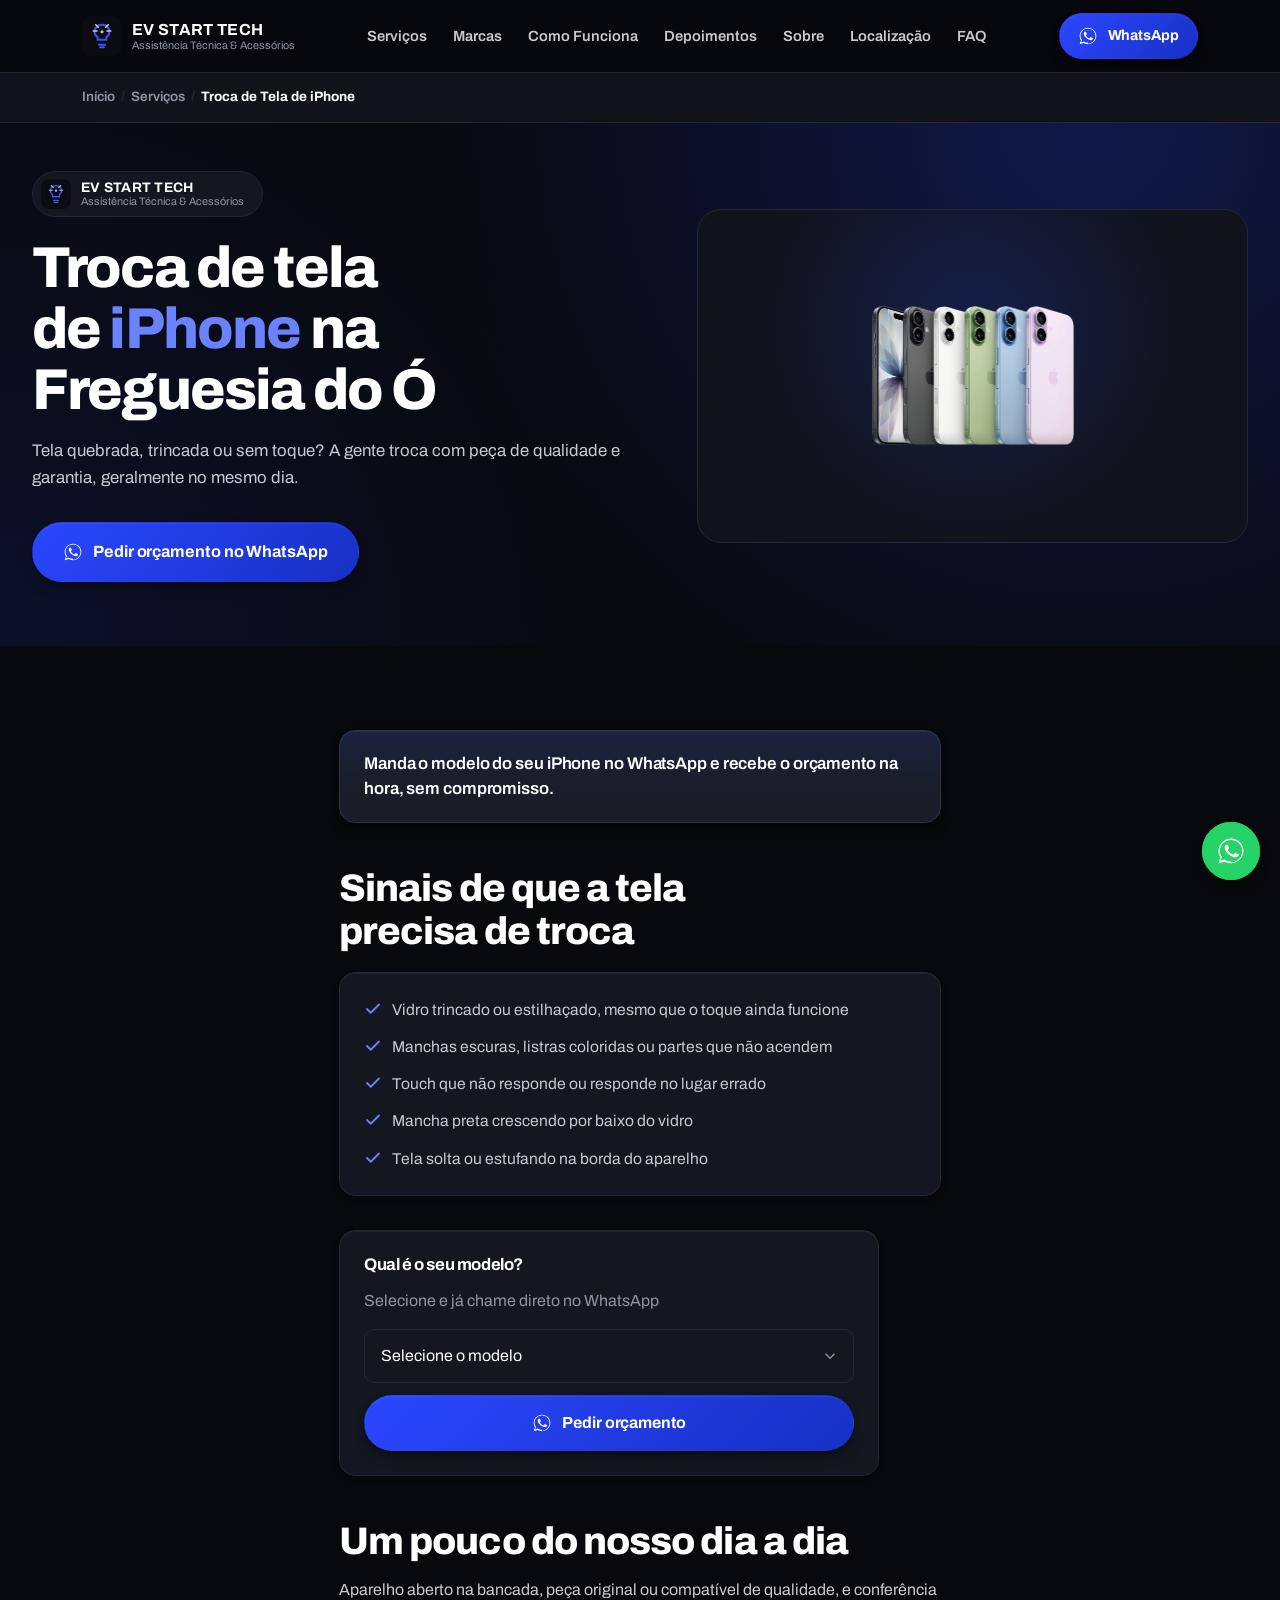
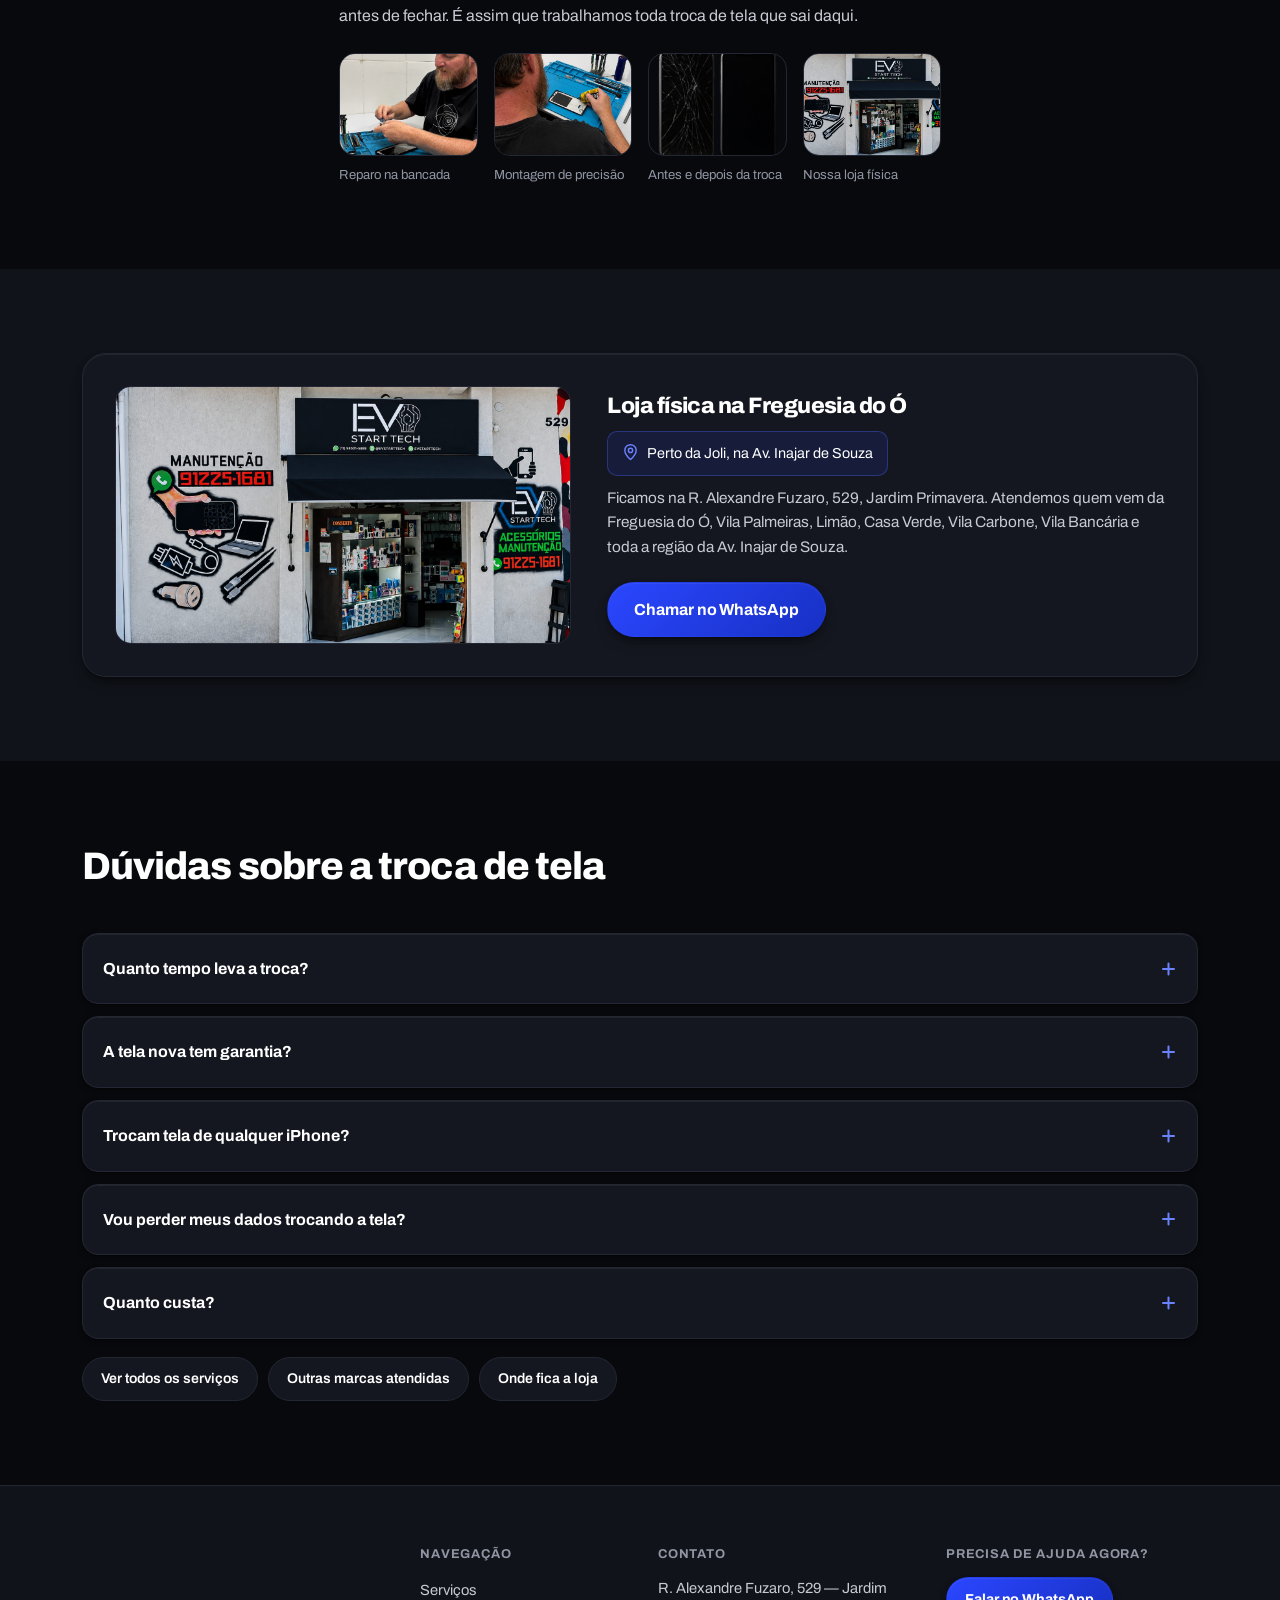
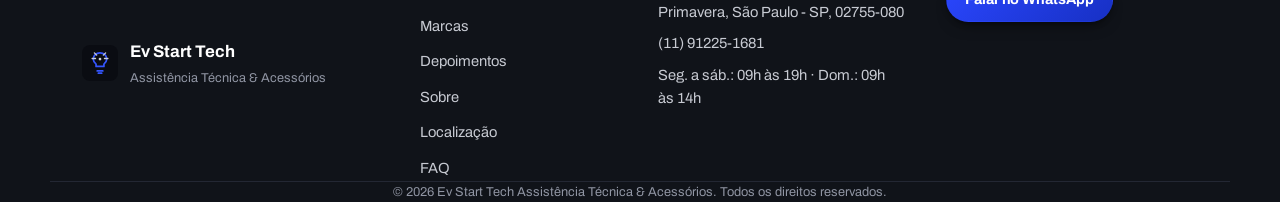
<file: troca-de-tela-iphone.html>
<!DOCTYPE html>
<html lang="pt-BR">
<head>
<meta charset="UTF-8">
<meta name="viewport" content="width=device-width, initial-scale=1, viewport-fit=cover">
<title>Troca de Tela de iPhone na Freguesia do Ó | Ev Start Tech</title>
<meta name="description" content="Troca de tela de iPhone com técnico especializado na Freguesia do Ó, Zona Norte de São Paulo. Peças de qualidade, orçamento grátis pelo WhatsApp e garantia no serviço.">
<link rel="canonical" href="https://evstarttech.com.br/troca-de-tela-iphone.html">
<meta name="robots" content="index, follow">
<meta name="theme-color" content="#0a0c12">
<meta name="author" content="Ev Start Tech Assistência Técnica & Acessórios">

<!-- Open Graph -->
<meta property="og:type" content="website">
<meta property="og:site_name" content="Ev Start Tech Assistência Técnica & Acessórios">
<meta property="og:title" content="Troca de Tela de iPhone na Freguesia do Ó | Ev Start Tech">
<meta property="og:description" content="Troca de tela de iPhone com técnico especializado, peças de qualidade e garantia. Orçamento grátis pelo WhatsApp.">
<meta property="og:image" content="https://evstarttech.com.br/assets/img/servico-troca-tela.png">
<meta property="og:url" content="https://evstarttech.com.br/troca-de-tela-iphone.html">
<meta property="og:locale" content="pt_BR">

<!-- Twitter -->
<meta name="twitter:card" content="summary_large_image">
<meta name="twitter:title" content="Troca de Tela de iPhone na Freguesia do Ó | Ev Start Tech">
<meta name="twitter:description" content="Troca de tela de iPhone com técnico especializado, peças de qualidade e garantia. Orçamento grátis pelo WhatsApp.">
<meta name="twitter:image" content="https://evstarttech.com.br/assets/img/servico-troca-tela.png">

<link rel="icon" type="image/svg+xml" href="assets/img/favicon.svg">
<link rel="manifest" href="site.webmanifest">
<link rel="preload" href="assets/fonts/archivo-latin.woff2" as="font" type="font/woff2" crossorigin>
<link rel="preload" href="css/style.css" as="style">
<link rel="stylesheet" href="css/style.css">

<script type="application/ld+json">
{
  "@context": "https://schema.org",
  "@type": "Service",
  "serviceType": "Troca de tela de iPhone",
  "name": "Troca de Tela de iPhone",
  "description": "Serviço de troca de tela de iPhone com peças de qualidade e garantia, realizado por técnico especializado.",
  "provider": {
    "@type": "ElectronicsStore",
    "@id": "https://evstarttech.com.br/#negocio",
    "name": "Ev Start Tech Assistência Técnica & Acessórios",
    "telephone": "+5511912251681",
    "address": {
      "@type": "PostalAddress",
      "streetAddress": "R. Alexandre Fuzaro, 529 - Jardim Primavera",
      "addressLocality": "São Paulo",
      "addressRegion": "SP",
      "postalCode": "02755-080",
      "addressCountry": "BR"
    }
  },
  "areaServed": [
    {"@type": "Place", "name": "Freguesia do Ó"},
    {"@type": "Place", "name": "Vila Palmeiras"},
    {"@type": "Place", "name": "Inajar de Souza"},
    {"@type": "Place", "name": "Zona Norte de São Paulo"}
  ]
}
</script>
<script type="application/ld+json">
{
  "@context": "https://schema.org",
  "@type": "BreadcrumbList",
  "itemListElement": [
    {"@type": "ListItem", "position": 1, "name": "Início", "item": "https://evstarttech.com.br/"},
    {"@type": "ListItem", "position": 2, "name": "Serviços", "item": "https://evstarttech.com.br/#servicos"},
    {"@type": "ListItem", "position": 3, "name": "Troca de Tela de iPhone", "item": "https://evstarttech.com.br/troca-de-tela-iphone.html"}
  ]
}
</script>
<script type="application/ld+json">
{
  "@context": "https://schema.org",
  "@type": "FAQPage",
  "mainEntity": [
    {
      "@type": "Question",
      "name": "Quanto tempo leva a troca?",
      "acceptedAnswer": {"@type": "Answer", "text": "Na maioria dos modelos sai no mesmo dia, muitas vezes em poucas horas. Depende do modelo e se a peça está disponível na loja no momento."}
    },
    {
      "@type": "Question",
      "name": "A tela nova tem garantia?",
      "acceptedAnswer": {"@type": "Answer", "text": "Tem sim. Toda troca de tela feita aqui sai com garantia, tanto da peça quanto do serviço."}
    },
    {
      "@type": "Question",
      "name": "Trocam tela de qualquer iPhone?",
      "acceptedAnswer": {"@type": "Answer", "text": "Atendemos do iPhone 7 e SE até os modelos mais recentes, incluindo as versões Plus e Pro Max. Manda o modelo no WhatsApp que a gente confirma a peça na hora."}
    },
    {
      "@type": "Question",
      "name": "Vou perder meus dados trocando a tela?",
      "acceptedAnswer": {"@type": "Answer", "text": "Não. É um reparo físico, os dados, fotos e aplicativos continuam no aparelho normalmente. De qualquer forma, é sempre bom manter um backup em dia."}
    },
    {
      "@type": "Question",
      "name": "Quanto custa?",
      "acceptedAnswer": {"@type": "Answer", "text": "O valor muda de acordo com o modelo do iPhone. Manda o modelo pelo WhatsApp e a gente passa o orçamento na hora, sem compromisso."}
    }
  ]
}
</script>
</head>
<body>

<a class="skip-link" href="#conteudo">Pular para o conteúdo</a>

<!-- HEADER -->
<header class="site-header" id="topo">
  <div class="container header-inner">
    <a href="index.html" class="brand" aria-label="Ev Start Tech - Início">
      <img src="assets/img/favicon.svg" alt="" width="40" height="40" class="brand-mark">
      <span class="brand-text">
        <strong>EV START TECH</strong>
        <small>Assistência Técnica &amp; Acessórios</small>
      </span>
    </a>

    <nav class="main-nav" id="main-nav" aria-label="Navegação principal">
      <ul>
        <li class="has-dropdown">
          <a href="index.html#servicos">Serviços</a>
          <ul class="dropdown">
            <li><a href="troca-de-tela-iphone.html">Troca de Tela de iPhone</a></li>
            <li><a href="troca-de-bateria.html">Troca de Bateria</a></li>
            <li><a href="troca-de-conector-de-carga.html">Troca de Conector de Carga</a></li>
            <li><a href="troca-de-camera.html">Troca de Câmera</a></li>
          </ul>
        </li>
        <li class="has-dropdown">
          <a href="index.html#marcas">Marcas</a>
          <ul class="dropdown">
            <li><a href="assistencia-tecnica-samsung.html">Assistência Samsung</a></li>
            <li><a href="assistencia-tecnica-motorola.html">Assistência Motorola</a></li>
          </ul>
        </li>
        <li><a href="index.html#como-funciona">Como Funciona</a></li>
        <li><a href="index.html#depoimentos">Depoimentos</a></li>
        <li><a href="index.html#sobre">Sobre</a></li>
        <li class="has-dropdown">
          <a href="index.html#localizacao">Localização</a>
          <ul class="dropdown">
            <li><a href="assistencia-tecnica-vila-palmeiras.html">Vila Palmeiras</a></li>
            <li><a href="assistencia-tecnica-limao.html">Limão</a></li>
            <li><a href="assistencia-tecnica-casa-verde.html">Casa Verde</a></li>
            <li><a href="assistencia-tecnica-vila-carbone.html">Vila Carbone</a></li>
            <li><a href="assistencia-tecnica-vila-bancaria.html">Vila Bancária</a></li>
          </ul>
        </li>
        <li><a href="index.html#faq">FAQ</a></li>
      </ul>
    </nav>

    <div class="header-actions">
      <a class="btn btn-primary btn-sm" href="https://wa.me/5511912251681?text=Ol%C3%A1!%20Vim%20pelo%20site%20e%20gostaria%20de%20um%20or%C3%A7amento%20para%20trocar%20a%20tela%20do%20meu%20iPhone." target="_blank" rel="noopener" aria-label="Falar no WhatsApp">
        <svg class="icon" viewBox="0 0 24 24" aria-hidden="true"><path d="M17.5 14.4c-.3-.1-1.7-.8-1.9-.9-.3-.1-.5-.1-.6.1-.2.3-.7.9-.9 1.1-.2.2-.3.2-.6.1-.3-.1-1.2-.5-2.3-1.4-.9-.8-1.4-1.7-1.6-2-.2-.3 0-.5.1-.6.1-.1.3-.3.4-.5.1-.2.2-.3.3-.5.1-.2 0-.4 0-.5C10.3 9 9.8 7.8 9.6 7.3c-.2-.5-.4-.4-.6-.4h-.5c-.2 0-.5.1-.7.3-.2.3-.9.9-.9 2.2s1 2.6 1.1 2.7c.1.2 2 3 4.7 4.2.7.3 1.2.5 1.6.6.7.2 1.3.2 1.8.1.5-.1 1.7-.7 1.9-1.3.2-.7.2-1.2.2-1.3-.1-.1-.3-.2-.6-.3z"/><path d="M12 2C6.5 2 2 6.5 2 12c0 1.9.5 3.7 1.5 5.3L2 22l4.8-1.5c1.5.8 3.3 1.3 5.2 1.3 5.5 0 10-4.5 10-10S17.5 2 12 2zm0 18.2c-1.7 0-3.4-.5-4.8-1.3l-.3-.2-3.2 1 1-3.1-.2-.3C3.5 15 3 13.5 3 12c0-4.9 4-8.9 9-8.9s9 4 9 8.9-4 9.2-9 9.2z"/></svg>
        <span class="btn-label">WhatsApp</span>
      </a>
      <button class="nav-toggle" id="navToggle" aria-expanded="false" aria-controls="main-nav" aria-label="Abrir menu">
        <span></span><span></span><span></span>
      </button>
    </div>
  </div>
</header>

<!-- BREADCRUMB -->
<div class="breadcrumb-bar">
  <div class="container">
    <a href="index.html">Início</a>
    <span> / </span>
    <a href="index.html#servicos">Serviços</a>
    <span> / </span>
    <span>Troca de Tela de iPhone</span>
  </div>
</div>

<main id="conteudo">

  <!-- HERO -->
  <section class="hero page-hero">
    <div class="container hero-grid">
      <div class="hero-copy reveal">
        <div class="page-brand-tag">
          <img src="assets/img/favicon.svg" alt="">
          <span>
            <strong>EV START TECH</strong>
            <small>Assistência Técnica &amp; Acessórios</small>
          </span>
        </div>

        <h1>Troca de tela de <span class="text-accent">iPhone</span> na Freguesia do Ó</h1>
        <p class="hero-sub">Tela quebrada, trincada ou sem toque? A gente troca com peça de qualidade e garantia, geralmente no mesmo dia.</p>

        <div class="hero-ctas">
          <a class="btn btn-primary btn-lg" href="https://wa.me/5511912251681?text=Ol%C3%A1!%20Quero%20trocar%20a%20tela%20do%20meu%20iPhone%2C%20pode%20me%20passar%20um%20or%C3%A7amento%3F" target="_blank" rel="noopener">
            <svg class="icon" viewBox="0 0 24 24" aria-hidden="true"><path d="M17.5 14.4c-.3-.1-1.7-.8-1.9-.9-.3-.1-.5-.1-.6.1-.2.3-.7.9-.9 1.1-.2.2-.3.2-.6.1-.3-.1-1.2-.5-2.3-1.4-.9-.8-1.4-1.7-1.6-2-.2-.3 0-.5.1-.6.1-.1.3-.3.4-.5.1-.2.2-.3.3-.5.1-.2 0-.4 0-.5C10.3 9 9.8 7.8 9.6 7.3c-.2-.5-.4-.4-.6-.4h-.5c-.2 0-.5.1-.7.3-.2.3-.9.9-.9 2.2s1 2.6 1.1 2.7c.1.2 2 3 4.7 4.2.7.3 1.2.5 1.6.6.7.2 1.3.2 1.8.1.5-.1 1.7-.7 1.9-1.3.2-.7.2-1.2.2-1.3-.1-.1-.3-.2-.6-.3z"/><path d="M12 2C6.5 2 2 6.5 2 12c0 1.9.5 3.7 1.5 5.3L2 22l4.8-1.5c1.5.8 3.3 1.3 5.2 1.3 5.5 0 10-4.5 10-10S17.5 2 12 2zm0 18.2c-1.7 0-3.4-.5-4.8-1.3l-.3-.2-3.2 1 1-3.1-.2-.3C3.5 15 3 13.5 3 12c0-4.9 4-8.9 9-8.9s9 4 9 8.9-4 9.2-9 9.2z"/></svg>
            Pedir orçamento no WhatsApp
          </a>
        </div>
      </div>

      <div class="hero-media reveal">
        <div class="page-hero-media">
          <img src="assets/img/iphone.png" alt="Linha de iPhones atendidos pela Ev Start Tech" width="447" height="559" loading="eager" fetchpriority="high">
        </div>
      </div>
    </div>
  </section>

  <!-- CONTEÚDO -->
  <section class="section" id="sobre-o-servico">
    <div class="container prose reveal">
      <p class="lead-highlight">Manda o modelo do seu iPhone no WhatsApp e recebe o orçamento na hora, sem compromisso.</p>

      <h2>Sinais de que a tela precisa de troca</h2>
      <ul class="check-list">
        <li>
          <svg viewBox="0 0 24 24" fill="none" stroke="currentColor" stroke-width="2.4" stroke-linecap="round" stroke-linejoin="round" aria-hidden="true"><path d="M20 6L9 17l-5-5"/></svg>
          Vidro trincado ou estilhaçado, mesmo que o toque ainda funcione
        </li>
        <li>
          <svg viewBox="0 0 24 24" fill="none" stroke="currentColor" stroke-width="2.4" stroke-linecap="round" stroke-linejoin="round" aria-hidden="true"><path d="M20 6L9 17l-5-5"/></svg>
          Manchas escuras, listras coloridas ou partes que não acendem
        </li>
        <li>
          <svg viewBox="0 0 24 24" fill="none" stroke="currentColor" stroke-width="2.4" stroke-linecap="round" stroke-linejoin="round" aria-hidden="true"><path d="M20 6L9 17l-5-5"/></svg>
          Touch que não responde ou responde no lugar errado
        </li>
        <li>
          <svg viewBox="0 0 24 24" fill="none" stroke="currentColor" stroke-width="2.4" stroke-linecap="round" stroke-linejoin="round" aria-hidden="true"><path d="M20 6L9 17l-5-5"/></svg>
          Mancha preta crescendo por baixo do vidro
        </li>
        <li>
          <svg viewBox="0 0 24 24" fill="none" stroke="currentColor" stroke-width="2.4" stroke-linecap="round" stroke-linejoin="round" aria-hidden="true"><path d="M20 6L9 17l-5-5"/></svg>
          Tela solta ou estufando na borda do aparelho
        </li>
      </ul>

      <div class="model-picker">
        <h2>Qual é o seu modelo?</h2>
        <p>Selecione e já chame direto no WhatsApp</p>
        <form class="model-picker-form" id="modelForm" data-servico="trocar a tela">
          <select id="modelSelect" name="modelo" required aria-label="Selecione o modelo do seu iPhone">
            <option value="" disabled selected>Selecione o modelo</option>
            <option value="iPhone SE">iPhone SE</option>
            <option value="iPhone 7 ou 8">iPhone 7 ou 8</option>
            <option value="iPhone X, XR ou XS">iPhone X, XR ou XS</option>
            <option value="iPhone 11">iPhone 11</option>
            <option value="iPhone 12">iPhone 12</option>
            <option value="iPhone 13">iPhone 13</option>
            <option value="iPhone 14">iPhone 14</option>
            <option value="iPhone 15">iPhone 15</option>
            <option value="iPhone 16">iPhone 16</option>
            <option value="outro modelo de iPhone">Outro modelo</option>
          </select>
          <button class="btn btn-primary" type="submit">
            <svg class="icon" viewBox="0 0 24 24" aria-hidden="true"><path d="M17.5 14.4c-.3-.1-1.7-.8-1.9-.9-.3-.1-.5-.1-.6.1-.2.3-.7.9-.9 1.1-.2.2-.3.2-.6.1-.3-.1-1.2-.5-2.3-1.4-.9-.8-1.4-1.7-1.6-2-.2-.3 0-.5.1-.6.1-.1.3-.3.4-.5.1-.2.2-.3.3-.5.1-.2 0-.4 0-.5C10.3 9 9.8 7.8 9.6 7.3c-.2-.5-.4-.4-.6-.4h-.5c-.2 0-.5.1-.7.3-.2.3-.9.9-.9 2.2s1 2.6 1.1 2.7c.1.2 2 3 4.7 4.2.7.3 1.2.5 1.6.6.7.2 1.3.2 1.8.1.5-.1 1.7-.7 1.9-1.3.2-.7.2-1.2.2-1.3-.1-.1-.3-.2-.6-.3z"/><path d="M12 2C6.5 2 2 6.5 2 12c0 1.9.5 3.7 1.5 5.3L2 22l4.8-1.5c1.5.8 3.3 1.3 5.2 1.3 5.5 0 10-4.5 10-10S17.5 2 12 2zm0 18.2c-1.7 0-3.4-.5-4.8-1.3l-.3-.2-3.2 1 1-3.1-.2-.3C3.5 15 3 13.5 3 12c0-4.9 4-8.9 9-8.9s9 4 9 8.9-4 9.2-9 9.2z"/></svg>
            Pedir orçamento
          </button>
        </form>
      </div>

      <h2>Um pouco do nosso dia a dia</h2>
      <p>Aparelho aberto na bancada, peça original ou compatível de qualidade, e conferência antes de fechar. É assim que trabalhamos toda troca de tela que sai daqui.</p>
      <div class="service-photos">
        <figure>
          <img src="assets/img/sobre-dono-1.jpg" alt="Técnico da Ev Start Tech reparando um celular na bancada" width="900" height="1599" loading="lazy" decoding="async">
          <figcaption>Reparo na bancada</figcaption>
        </figure>
        <figure>
          <img src="assets/img/sobre-dono-2.jpg" alt="Técnico da Ev Start Tech aplicando cola de precisão durante o reparo de um aparelho" width="900" height="1599" loading="lazy" decoding="async">
          <figcaption>Montagem de precisão</figcaption>
        </figure>
        <figure>
          <img src="assets/img/servico-troca-tela.png" alt="Comparação entre tela de iPhone quebrada e tela nova instalada" width="800" height="754" loading="lazy" decoding="async">
          <figcaption>Antes e depois da troca</figcaption>
        </figure>
        <figure>
          <img src="assets/img/fachada-evstart-tech.jpg" alt="Fachada da loja Ev Start Tech na Rua Alexandre Fuzaro" width="1400" height="788" loading="lazy" decoding="async">
          <figcaption>Nossa loja física</figcaption>
        </figure>
      </div>
    </div>
  </section>

  <!-- LOJA -->
  <section class="section section-alt" id="a-loja">
    <div class="container reveal">
      <div class="store-block">
        <img src="assets/img/fachada-evstart-tech.jpg" alt="Fachada da loja Ev Start Tech na Rua Alexandre Fuzaro, Jardim Primavera" width="1400" height="788" loading="lazy" decoding="async">
        <div>
          <h2>Loja física na Freguesia do Ó</h2>
          <div class="store-landmark">
            <svg viewBox="0 0 24 24" fill="none" stroke="currentColor" stroke-width="2" stroke-linecap="round" stroke-linejoin="round" aria-hidden="true"><path d="M12 22s8-7.5 8-13a8 8 0 1 0-16 0c0 5.5 8 13 8 13z"/><circle cx="12" cy="9" r="3"/></svg>
            Perto da Joli, na Av. Inajar de Souza
          </div>
          <p>Ficamos na R. Alexandre Fuzaro, 529, Jardim Primavera. Atendemos quem vem da Freguesia do Ó, Vila Palmeiras, Limão, Casa Verde, Vila Carbone, Vila Bancária e toda a região da Av. Inajar de Souza.</p>
          <a class="btn btn-primary" href="https://wa.me/5511912251681?text=Ol%C3%A1!%20Quero%20saber%20como%20chegar%20na%20loja." target="_blank" rel="noopener">Chamar no WhatsApp</a>
        </div>
      </div>
    </div>
  </section>

  <!-- FAQ -->
  <section class="section" id="faq">
    <div class="container">
      <header class="section-head reveal">
        <h2>Dúvidas sobre a troca de tela</h2>
      </header>

      <div class="faq-list reveal">
        <details class="faq-item">
          <summary>Quanto tempo leva a troca?</summary>
          <p>Na maioria dos modelos sai no mesmo dia, muitas vezes em poucas horas. Depende do modelo e se a peça está disponível na loja no momento.</p>
        </details>
        <details class="faq-item">
          <summary>A tela nova tem garantia?</summary>
          <p>Tem sim. Toda troca de tela feita aqui sai com garantia, tanto da peça quanto do serviço.</p>
        </details>
        <details class="faq-item">
          <summary>Trocam tela de qualquer iPhone?</summary>
          <p>Atendemos do iPhone 7 e SE até os modelos mais recentes, incluindo as versões Plus e Pro Max. Manda o modelo no WhatsApp que a gente confirma a peça na hora.</p>
        </details>
        <details class="faq-item">
          <summary>Vou perder meus dados trocando a tela?</summary>
          <p>Não. É um reparo físico, os dados, fotos e aplicativos continuam no aparelho normalmente. De qualquer forma, é sempre bom manter um backup em dia.</p>
        </details>
        <details class="faq-item">
          <summary>Quanto custa?</summary>
          <p>O valor muda de acordo com o modelo do iPhone. Manda o modelo pelo WhatsApp e a gente passa o orçamento na hora, sem compromisso.</p>
        </details>
      </div>

      <p class="related-links">
        <a href="index.html#servicos">Ver todos os serviços</a>
        <a href="index.html#marcas">Outras marcas atendidas</a>
        <a href="index.html#localizacao">Onde fica a loja</a>
      </p>
    </div>
  </section>

</main>

<!-- RODAPÉ -->
<footer class="site-footer">
  <div class="container footer-grid">
    <div class="footer-brand">
      <img src="assets/img/favicon.svg" alt="" width="36" height="36">
      <div>
        <strong>Ev Start Tech</strong>
        <p>Assistência Técnica &amp; Acessórios</p>
      </div>
    </div>

    <nav aria-label="Links do rodapé">
      <h3>Navegação</h3>
      <ul>
        <li><a href="index.html#servicos">Serviços</a></li>
        <li><a href="index.html#marcas">Marcas</a></li>
        <li><a href="index.html#depoimentos">Depoimentos</a></li>
        <li><a href="index.html#sobre">Sobre</a></li>
        <li><a href="index.html#localizacao">Localização</a></li>
        <li><a href="index.html#faq">FAQ</a></li>
      </ul>
    </nav>

    <div class="footer-contact">
      <h3>Contato</h3>
      <p>R. Alexandre Fuzaro, 529 — Jardim Primavera, São Paulo - SP, 02755-080</p>
      <p><a href="tel:+5511912251681">(11) 91225-1681</a></p>
      <p>Seg. a sáb.: 09h às 19h · Dom.: 09h às 14h</p>
    </div>

    <div class="footer-cta">
      <h3>Precisa de ajuda agora?</h3>
      <a class="btn btn-primary btn-sm" href="https://wa.me/5511912251681?text=Ol%C3%A1!%20Vim%20pelo%20site%20e%20gostaria%20de%20um%20or%C3%A7amento." target="_blank" rel="noopener">Falar no WhatsApp</a>
    </div>
  </div>

  <div class="container footer-bottom">
    <p>© <span id="year"></span> Ev Start Tech Assistência Técnica &amp; Acessórios. Todos os direitos reservados.</p>
  </div>
</footer>

<!-- BOTÕES FLUTUANTES -->
<a class="whatsapp-float" href="https://wa.me/5511912251681?text=Ol%C3%A1!%20Vim%20pelo%20site%20e%20gostaria%20de%20um%20or%C3%A7amento." target="_blank" rel="noopener" aria-label="Falar no WhatsApp">
  <svg viewBox="0 0 24 24" aria-hidden="true"><path d="M17.5 14.4c-.3-.1-1.7-.8-1.9-.9-.3-.1-.5-.1-.6.1-.2.3-.7.9-.9 1.1-.2.2-.3.2-.6.1-.3-.1-1.2-.5-2.3-1.4-.9-.8-1.4-1.7-1.6-2-.2-.3 0-.5.1-.6.1-.1.3-.3.4-.5.1-.2.2-.3.3-.5.1-.2 0-.4 0-.5C10.3 9 9.8 7.8 9.6 7.3c-.2-.5-.4-.4-.6-.4h-.5c-.2 0-.5.1-.7.3-.2.3-.9.9-.9 2.2s1 2.6 1.1 2.7c.1.2 2 3 4.7 4.2.7.3 1.2.5 1.6.6.7.2 1.3.2 1.8.1.5-.1 1.7-.7 1.9-1.3.2-.7.2-1.2.2-1.3-.1-.1-.3-.2-.6-.3z"/><path d="M12 2C6.5 2 2 6.5 2 12c0 1.9.5 3.7 1.5 5.3L2 22l4.8-1.5c1.5.8 3.3 1.3 5.2 1.3 5.5 0 10-4.5 10-10S17.5 2 12 2zm0 18.2c-1.7 0-3.4-.5-4.8-1.3l-.3-.2-3.2 1 1-3.1-.2-.3C3.5 15 3 13.5 3 12c0-4.9 4-8.9 9-8.9s9 4 9 8.9-4 9.2-9 9.2z"/></svg>
</a>

<button class="back-to-top" id="backToTop" aria-label="Voltar ao topo">
  <svg viewBox="0 0 24 24" aria-hidden="true"><path d="M12 19V5M5 12l7-7 7 7" fill="none" stroke="currentColor" stroke-width="2.2" stroke-linecap="round" stroke-linejoin="round"/></svg>
</button>

<script src="js/script.js" defer></script>
<script src="js/model-picker.js" defer></script>
</body>
</html>
</file>
<file: css/style.css>
/* =========================================================
   Ev Start Tech — Landing Page
   Paleta: Preto / Azul Royal / Branco / Prata
   Tipografia: Archivo (variável, hospedada localmente)
   ========================================================= */

/* latin-ext */
@font-face {
  font-family: 'Archivo';
  font-style: normal;
  font-weight: 400 800;
  font-display: swap;
  src: url('../assets/fonts/archivo-latin-ext.woff2') format('woff2');
  unicode-range: U+0100-02BA, U+02BD-02C5, U+02C7-02CC, U+02CE-02D7, U+02DD-02FF, U+0304, U+0308, U+0329, U+1D00-1DBF, U+1E00-1E9F, U+1EF2-1EFF, U+2020, U+20A0-20AB, U+20AD-20C0, U+2113, U+2C60-2C7F, U+A720-A7FF;
}
/* latin */
@font-face {
  font-family: 'Archivo';
  font-style: normal;
  font-weight: 400 800;
  font-display: swap;
  src: url('../assets/fonts/archivo-latin.woff2') format('woff2');
  unicode-range: U+0000-00FF, U+0131, U+0152-0153, U+02BB-02BC, U+02C6, U+02DA, U+02DC, U+0304, U+0308, U+0329, U+2000-206F, U+20AC, U+2122, U+2191, U+2193, U+2212, U+2215, U+FEFF, U+FFFD;
}

:root {
  --black: #08090d;
  --black-soft: #101319;
  --panel: #14171f;
  --panel-raised: #191d27;
  --royal: #2b47ff;
  --royal-dark: #1730c4;
  --royal-glow: #6b82ff;
  --white: #ffffff;
  --silver: #c7cad2;
  --silver-dim: #9095a3;
  --line: #232733;
  --line-strong: #2f3545;
  --amber: #ffb020;
  --whatsapp: #25d366;

  --radius-sm: 10px;
  --radius-md: 16px;
  --radius-lg: 24px;

  /* Elevação: deslocamento + desfoque suave, nunca halo chapado */
  --elev-1: 0 1px 2px rgba(0, 0, 0, 0.4), 0 2px 8px -4px rgba(0, 0, 0, 0.5);
  --elev-2: 0 2px 6px -2px rgba(0, 0, 0, 0.5), 0 8px 16px -8px rgba(0, 0, 0, 0.66);
  --shadow-lg: 0 10px 20px -10px rgba(0, 0, 0, 0.62);
  --elev-3: 0 4px 10px -3px rgba(0, 0, 0, 0.55), 0 12px 20px -10px rgba(0, 0, 0, 0.72);
  /* A linha de luz na aresta superior de uma superfície elevada */
  --edge-light: inset 0 1px 0 rgba(255, 255, 255, 0.055);

  /* Motion: uma curva só, ease-out exponencial */
  --ease-out: cubic-bezier(0.22, 0.8, 0.28, 1);
  --dur-1: 0.16s;
  --dur-2: 0.28s;

  --font: 'Archivo', -apple-system, BlinkMacSystemFont, "Segoe UI", Roboto, "Helvetica Neue", Arial, sans-serif;

  --container: 1180px;
}

/* ---------- Reset ---------- */
*, *::before, *::after { box-sizing: border-box; }
html {
  scroll-behavior: smooth;
  color-scheme: dark;
  scrollbar-color: var(--line-strong) var(--black);
  scrollbar-width: thin;
}
body {
  margin: 0;
  font-family: var(--font);
  background: var(--black);
  color: var(--silver);
  line-height: 1.6;
  caret-color: var(--royal-glow);
  -webkit-font-smoothing: antialiased;
  -moz-osx-font-smoothing: grayscale;
  text-rendering: optimizeLegibility;
}
img { max-width: 100%; display: block; }
a { color: inherit; text-decoration: none; }
ul, ol { margin: 0; padding: 0; list-style: none; }
h1, h2, h3, p { margin: 0; }
button { font: inherit; cursor: pointer; }
svg.icon { width: 20px; height: 20px; fill: currentColor; flex-shrink: 0; }
body.cart-open { overflow: hidden; }

/* ---------- Superfícies do navegador ---------- */
::selection { background: rgba(107, 130, 255, 0.32); color: var(--white); }

::-webkit-scrollbar { width: 13px; height: 13px; }
::-webkit-scrollbar-track { background: var(--black); }
::-webkit-scrollbar-thumb {
  background: var(--line-strong);
  border-radius: 999px;
  border: 3px solid var(--black);
}
::-webkit-scrollbar-thumb:hover { background: #3c4358; }
::-webkit-scrollbar-corner { background: var(--black); }

.visually-hidden {
  position: absolute;
  width: 1px; height: 1px;
  padding: 0; margin: -1px;
  overflow: hidden;
  clip: rect(0, 0, 0, 0);
  white-space: nowrap;
  border: 0;
}

@media (prefers-reduced-motion: reduce) {
  html { scroll-behavior: auto; }
  *, *::before, *::after { animation-duration: 0.01ms !important; animation-iteration-count: 1 !important; transition-duration: 0.01ms !important; }
}

.container {
  width: 100%;
  max-width: var(--container);
  margin: 0 auto;
  padding: 0 20px;
}

.skip-link {
  position: absolute;
  left: -999px;
  top: 0;
  background: var(--royal);
  color: var(--white);
  padding: 12px 18px;
  border-radius: 0 0 8px 0;
  z-index: 999;
}
.skip-link:focus {
  left: 0;
}

/* ---------- Typography ---------- */
h1 {
  font-size: clamp(2.05rem, 4.4vw + 1rem, 3.6rem);
  color: var(--white);
  line-height: 1.06;
  font-weight: 800;
  letter-spacing: -0.032em;
  text-wrap: balance;
}
h2 {
  font-size: clamp(1.6rem, 2.6vw + 1rem, 2.4rem);
  color: var(--white);
  line-height: 1.14;
  font-weight: 800;
  letter-spacing: -0.024em;
  text-wrap: balance;
}
h3 {
  color: var(--white);
  font-size: 1.1rem;
  line-height: 1.3;
  font-weight: 700;
  letter-spacing: -0.012em;
  text-wrap: balance;
}
p { text-wrap: pretty; }
.text-accent { color: var(--royal-glow); }

/* Números alinham em coluna: telefone, horário, contadores */
.hero-media-badge strong,
.info-list dd,
.footer-contact p,
.step-number { font-variant-numeric: tabular-nums; }

/* ---------- Buttons ---------- */
.btn {
  display: inline-flex;
  align-items: center;
  justify-content: center;
  gap: 10px;
  border-radius: 999px;
  font-weight: 700;
  letter-spacing: -0.005em;
  padding: 14px 26px;
  border: 1px solid transparent;
  transition: transform var(--dur-1) var(--ease-out), box-shadow var(--dur-2) var(--ease-out),
    background var(--dur-2) var(--ease-out), border-color var(--dur-2) var(--ease-out),
    filter var(--dur-1) var(--ease-out);
  white-space: nowrap;
}
.btn-primary {
  background: linear-gradient(135deg, var(--royal), var(--royal-dark));
  color: var(--white);
  box-shadow: var(--elev-2), var(--edge-light);
}
.btn-primary:hover {
  transform: translateY(-2px);
  box-shadow: var(--elev-3), var(--edge-light);
}
.btn-primary:active { transform: translateY(0); filter: brightness(0.94); }
.btn-ghost {
  background: transparent;
  color: var(--white);
  border-color: var(--line);
}
.btn-ghost:hover {
  border-color: var(--royal-glow);
  color: var(--royal-glow);
  transform: translateY(-2px);
}
.btn-ghost:active { transform: translateY(0); }
.btn:disabled, .btn[aria-disabled="true"] {
  opacity: 0.45;
  pointer-events: none;
}
.btn-lg { padding: 16px 30px; font-size: 1.02rem; }
.btn-sm { padding: 10px 18px; font-size: 0.9rem; }

/* ---------- Header ---------- */
.site-header {
  position: fixed;
  inset: 0 0 auto 0;
  z-index: 100;
  background: rgba(8, 9, 13, 0.85);
  backdrop-filter: saturate(150%) blur(10px);
  border-bottom: 1px solid var(--line);
}
.header-inner {
  display: flex;
  align-items: center;
  justify-content: space-between;
  height: 72px;
  gap: 16px;
}
.brand {
  display: flex;
  align-items: center;
  gap: 10px;
  flex-shrink: 0;
}
.brand-mark { border-radius: 8px; }
.brand-text { display: flex; flex-direction: column; line-height: 1.15; }
.brand-text strong { color: var(--white); font-size: 1rem; letter-spacing: 0.02em; }
.brand-text small { color: var(--silver-dim); font-size: 0.68rem; }

.main-nav ul {
  display: flex;
  gap: 26px;
}
.main-nav a {
  font-size: 0.92rem;
  font-weight: 600;
  color: var(--silver);
  position: relative;
  padding: 6px 0;
  transition: color var(--dur-1) var(--ease-out);
}
.main-nav a:hover { color: var(--white); }
.main-nav a::after {
  content: "";
  position: absolute;
  left: 0; right: 100%; bottom: -2px;
  height: 2px;
  background: var(--royal-glow);
  transition: right var(--dur-2) var(--ease-out);
}
.main-nav a:hover::after { right: 0; }

/* ---------- Dropdown do menu (páginas de serviço dedicadas) ---------- */
.has-dropdown { position: relative; }
.main-nav .dropdown {
  display: none;
  flex-direction: column;
  position: absolute;
  top: 100%;
  left: 0;
  min-width: 240px;
  background: var(--panel);
  border: 1px solid var(--line);
  border-radius: var(--radius-sm);
  padding: 10px;
  box-shadow: var(--elev-2), var(--edge-light);
  z-index: 50;
}
.main-nav .has-dropdown:hover .dropdown,
.main-nav .has-dropdown:focus-within .dropdown {
  display: flex;
}
@media (min-width: 1201px) and (prefers-reduced-motion: no-preference) {
  .main-nav .has-dropdown:hover .dropdown,
  .main-nav .has-dropdown:focus-within .dropdown {
    animation: dropdown-in var(--dur-2) var(--ease-out) both;
  }
  @keyframes dropdown-in {
    from { opacity: 0; transform: translateY(-6px); }
    to { opacity: 1; transform: translateY(0); }
  }
}
.main-nav .dropdown li a {
  display: block;
  padding: 10px 12px;
  border-radius: 8px;
  font-size: 0.88rem;
  white-space: nowrap;
}
.main-nav .dropdown li a:hover { background: rgba(77, 104, 255, 0.14); color: var(--white); }
.main-nav .dropdown li a::after { display: none; }

.header-actions { display: flex; align-items: center; gap: 12px; }

.nav-toggle {
  display: none;
  flex-direction: column;
  justify-content: center;
  gap: 5px;
  width: 40px;
  height: 40px;
  background: transparent;
  border: 1px solid var(--line);
  border-radius: 8px;
}
.nav-toggle span {
  display: block;
  height: 2px;
  width: 18px;
  margin: 0 auto;
  background: var(--white);
  transition: transform var(--dur-2) var(--ease-out), opacity var(--dur-2) var(--ease-out);
}
.nav-toggle[aria-expanded="true"] span:nth-child(1) { transform: translateY(7px) rotate(45deg); }
.nav-toggle[aria-expanded="true"] span:nth-child(2) { opacity: 0; }
.nav-toggle[aria-expanded="true"] span:nth-child(3) { transform: translateY(-7px) rotate(-45deg); }

.breadcrumb-bar {
  margin-top: 72px;
  padding: 14px 0;
  font-size: 0.85rem;
  background: var(--black-soft);
  border-bottom: 1px solid var(--line);
}
.breadcrumb-bar .container { display: flex; align-items: center; flex-wrap: wrap; }
.breadcrumb-bar a { color: var(--silver-dim); font-weight: 600; transition: color var(--dur-1) var(--ease-out); }
.breadcrumb-bar a:hover { color: var(--royal-glow); }
.breadcrumb-bar span:not(:last-child) { color: var(--line); padding: 0 6px; font-weight: 700; }
.breadcrumb-bar span:last-child { color: var(--white); font-weight: 700; }

/* ---------- Hero ---------- */
.hero {
  padding: 136px 0 80px;
  background:
    radial-gradient(circle at 85% 0%, rgba(43, 71, 255, 0.25), transparent 55%),
    radial-gradient(circle at 0% 100%, rgba(43, 71, 255, 0.12), transparent 45%),
    var(--black);
}
.hero-grid {
  display: grid;
  grid-template-columns: 1fr;
  gap: 40px;
  align-items: center;
}
.hero-announcement {
  display: inline-flex;
  align-items: center;
  gap: 10px;
  background: var(--panel);
  border: 1px solid var(--line);
  color: var(--silver);
  font-size: 0.85rem;
  font-weight: 600;
  padding: 6px 16px 6px 6px;
  border-radius: 999px;
  margin-bottom: 22px;
  transition: border-color var(--dur-1) var(--ease-out), transform var(--dur-1) var(--ease-out), color var(--dur-1) var(--ease-out);
}
.hero-announcement:hover { border-color: var(--royal-glow); color: var(--white); transform: translateY(-2px); }
.hero-announcement-badge {
  background: linear-gradient(135deg, var(--royal), var(--royal-dark));
  color: var(--white);
  font-size: 0.68rem;
  font-weight: 800;
  text-transform: uppercase;
  letter-spacing: 0.04em;
  padding: 5px 12px;
  border-radius: 999px;
}
.hero-announcement svg { width: 16px; height: 16px; color: var(--royal-glow); }

.hero-sub {
  margin-top: 18px;
  font-size: 1.05rem;
  max-width: 56ch;
}
.hero-ctas {
  display: flex;
  flex-wrap: wrap;
  gap: 14px;
  margin-top: 30px;
}
.hero-media-inner { position: relative; width: 100%; }
.hero-media img {
  border-radius: var(--radius-lg);
  width: 100%;
  height: auto;
  aspect-ratio: 1400 / 788;
  object-fit: cover;
  -webkit-mask-image: linear-gradient(to bottom, black 70%, transparent 100%);
  mask-image: linear-gradient(to bottom, black 70%, transparent 100%);
}
.hero-media-badge {
  position: absolute;
  left: 16px;
  bottom: -18px;
  background: linear-gradient(135deg, var(--royal), var(--royal-dark));
  color: var(--white);
  padding: 14px 18px;
  border-radius: var(--radius-md);
  box-shadow: var(--elev-2), var(--edge-light);
  display: flex;
  flex-direction: column;
  line-height: 1.1;
}
.hero-media-badge strong { font-size: 1.3rem; }
.hero-media-badge span { font-size: 0.72rem; opacity: 0.9; }

/* ---------- Páginas de serviço ---------- */
.page-hero { padding: 48px 0 64px; }
.page-hero .hero-sub { max-width: 60ch; }

/* Selo da loja no topo do hero */
.page-brand-tag {
  display: inline-flex;
  align-items: center;
  gap: 10px;
  background: var(--panel);
  border: 1px solid var(--line);
  border-radius: 999px;
  padding: 7px 18px 7px 8px;
  margin-bottom: 20px;
}
.page-brand-tag img { width: 30px; height: 30px; border-radius: 8px; }
.page-brand-tag span { display: flex; flex-direction: column; line-height: 1.15; }
.page-brand-tag strong { color: var(--white); font-size: 0.86rem; letter-spacing: 0.02em; }
.page-brand-tag small { color: var(--silver-dim); font-size: 0.68rem; }

/* Imagem do hero das páginas de serviço */
.page-hero-media {
  position: relative;
  background: radial-gradient(circle at 50% 35%, rgba(43, 71, 255, 0.22), transparent 65%), var(--black-soft);
  border: 1px solid var(--line);
  border-radius: var(--radius-lg);
  padding: 26px;
  display: flex;
  align-items: center;
  justify-content: center;
  min-height: 0;
}
.page-hero-media img { width: 100%; height: auto; object-fit: contain; }
.page-hero-media .hero-media-badge { left: auto; right: 16px; }

/* ---------- Seletor de modelo ---------- */
.model-picker {
  background: var(--panel);
  border: 1px solid var(--line);
  border-radius: var(--radius-md);
  padding: 24px;
  margin-top: 34px;
  max-width: 540px;
  box-shadow: var(--elev-1), var(--edge-light);
}
.model-picker h2 {
  font-size: 1.05rem;
  font-weight: 700;
  margin-bottom: 4px;
}
.model-picker p { font-size: 0.88rem; color: var(--silver-dim); margin-bottom: 16px; }
.model-picker-form { display: flex; flex-direction: column; gap: 12px; }
.model-picker-form .btn { justify-content: center; }

/* ---------- Fotos do serviço ---------- */
.service-photos {
  display: grid;
  grid-template-columns: repeat(2, 1fr);
  gap: 16px;
  margin-top: 24px;
}
.service-photos figure { margin: 0; }
.service-photos img {
  width: 100%;
  height: auto;
  min-height: 0;
  min-width: 0;
  aspect-ratio: 4 / 3;
  object-fit: cover;
  border-radius: var(--radius-md);
  border: 1px solid var(--line);
}
.service-photos figcaption {
  margin-top: 8px;
  font-size: 0.82rem;
  color: var(--silver-dim);
}

/* ---------- Bloco da loja ---------- */
.store-block {
  display: grid;
  grid-template-columns: 1fr;
  gap: 28px;
  align-items: center;
  background: var(--panel);
  border: 1px solid var(--line);
  border-radius: var(--radius-lg);
  padding: 26px;
  box-shadow: var(--elev-2), var(--edge-light);
}
.store-block img {
  width: 100%;
  height: auto;
  border-radius: var(--radius-md);
  border: 1px solid var(--line);
}
.store-block h2 { font-size: 1.4rem; margin-bottom: 12px; }
.store-block p { font-size: 0.96rem; margin-bottom: 10px; }
.store-block .btn { margin-top: 12px; }
.store-landmark {
  display: inline-flex;
  align-items: flex-start;
  gap: 8px;
  background: rgba(43, 71, 255, 0.12);
  border: 1px solid rgba(77, 104, 255, 0.35);
  border-radius: var(--radius-sm);
  padding: 10px 14px;
  font-size: 0.9rem;
  color: var(--white);
  margin-bottom: 10px;
}
.store-landmark svg { width: 17px; height: 17px; flex-shrink: 0; margin-top: 2px; color: var(--royal-glow); }

/* ---------- Conteúdo de página de serviço ---------- */
.prose { max-width: 74ch; }
.prose h2 { margin-top: 44px; margin-bottom: 14px; }
.prose h2:first-child { margin-top: 0; }
.prose p { margin-top: 14px; font-size: 1rem; }
.prose p:first-child { margin-top: 0; }

.prose p.lead-highlight {
  background:
    linear-gradient(180deg, rgba(43, 71, 255, 0.11), rgba(43, 71, 255, 0) 72%),
    var(--panel-raised);
  border: 1px solid var(--line-strong);
  border-radius: var(--radius-md);
  padding: 20px 24px;
  margin-top: 0;
  font-size: 1.06rem;
  line-height: 1.5;
  font-weight: 600;
  letter-spacing: -0.006em;
  color: var(--white);
  box-shadow: var(--elev-2), var(--edge-light);
}

.check-list {
  display: grid;
  gap: 12px;
  margin-top: 18px;
  background: var(--panel);
  border: 1px solid var(--line);
  border-radius: var(--radius-md);
  padding: 24px;
  box-shadow: var(--elev-1), var(--edge-light);
}
.check-list li {
  display: flex;
  align-items: flex-start;
  gap: 10px;
  font-size: 0.98rem;
  color: var(--silver);
}
.check-list svg {
  width: 18px; height: 18px;
  flex-shrink: 0;
  margin-top: 3px;
  color: var(--royal-glow);
}
.check-list a { color: var(--royal-glow); font-weight: 700; }
.check-list a:hover { color: var(--white); }

.model-tags { display: flex; flex-wrap: wrap; gap: 8px; margin-top: 18px; }
.model-tags span {
  background: var(--panel);
  border: 1px solid var(--line);
  color: var(--silver);
  font-size: 0.85rem;
  font-weight: 600;
  padding: 7px 14px;
  border-radius: 999px;
}

.related-links { display: flex; flex-wrap: wrap; gap: 10px; margin-top: 18px; }
.related-links a {
  background: var(--panel);
  border: 1px solid var(--line);
  color: var(--white);
  font-size: 0.88rem;
  font-weight: 600;
  padding: 10px 18px;
  border-radius: 999px;
  transition: border-color var(--dur-1) var(--ease-out), color var(--dur-1) var(--ease-out), transform var(--dur-1) var(--ease-out);
}
.related-links a:hover { border-color: var(--royal-glow); color: var(--royal-glow); transform: translateY(-2px); }

/* ---------- Sections ---------- */
.section { padding: 84px 0; }
.section-alt { background: var(--black-soft); }
.section-head { max-width: 62ch; margin-bottom: 44px; }
.section-sub { margin-top: 12px; font-size: 1.02rem; }
.section-note { margin-top: 30px; font-size: 0.92rem; color: var(--silver-dim); }
.section-note a { color: var(--royal-glow); font-weight: 600; }

/* ---------- Grid & cards ---------- */
.grid { display: grid; gap: 20px; }
.grid-4 { grid-template-columns: repeat(2, 1fr); }
.grid-3 { grid-template-columns: 1fr; }

.card {
  background: var(--panel);
  border: 1px solid var(--line);
  border-radius: var(--radius-md);
  padding: 18px 16px;
  box-shadow: var(--elev-1), var(--edge-light);
  transition: transform var(--dur-2) var(--ease-out), border-color var(--dur-2) var(--ease-out),
    box-shadow var(--dur-2) var(--ease-out), background var(--dur-2) var(--ease-out);
}
.card:hover {
  transform: translateY(-3px);
  background: var(--panel-raised);
  border-color: var(--line-strong);
  box-shadow: var(--elev-2), var(--edge-light);
}
.card-icon {
  width: 40px; height: 40px;
  display: flex; align-items: center; justify-content: center;
  border-radius: 12px;
  background: rgba(43, 71, 255, 0.14);
  color: var(--royal-glow);
  margin-bottom: 10px;
}
.card-icon svg { width: 20px; height: 20px; }
.card h3 { margin-bottom: 0; font-size: 0.92rem; }
.card-cta {
  display: flex;
  align-items: center;
  justify-content: center;
  gap: 6px;
  margin-top: 12px;
  width: 100%;
  padding: 9px 10px;
  border: none;
  border-radius: 999px;
  background: var(--whatsapp);
  color: #06301a;
  font-family: inherit;
  font-size: 0.78rem;
  font-weight: 800;
  line-height: 1.2;
  letter-spacing: -0.005em;
  appearance: none;
  -webkit-appearance: none;
  cursor: pointer;
  box-shadow: var(--elev-1), var(--edge-light);
  transition: transform var(--dur-1) var(--ease-out), box-shadow var(--dur-2) var(--ease-out),
    filter var(--dur-1) var(--ease-out);
}
.card-cta svg { width: 15px; height: 15px; fill: currentColor; flex-shrink: 0; }
.card-cta:hover {
  transform: translateY(-2px);
  filter: brightness(1.06);
  box-shadow: var(--elev-2), var(--edge-light);
}
.card-cta:active { transform: translateY(0); filter: brightness(0.96); }
.card-cta:focus-visible { outline: 2px solid var(--white); outline-offset: 2px; }

/* ---------- Outros serviços ---------- */
.other-services-form {
  display: flex;
  flex-direction: column;
  flex: 1;
  gap: 10px;
  margin-top: 10px;
}
.other-services-form select { font-size: 0.85rem; padding: 10px 12px; }

/* ---------- Brand cards ---------- */
.brand-card {
  background: var(--panel);
  border: 1px solid var(--line);
  border-radius: var(--radius-md);
  padding: 16px;
  display: flex;
  flex-direction: column;
  box-shadow: var(--elev-1), var(--edge-light);
  transition: transform var(--dur-2) var(--ease-out), border-color var(--dur-2) var(--ease-out),
    box-shadow var(--dur-2) var(--ease-out), background var(--dur-2) var(--ease-out);
}
.brand-card:hover {
  transform: translateY(-3px);
  background: var(--panel-raised);
  border-color: var(--line-strong);
  box-shadow: var(--elev-2), var(--edge-light);
}
.brand-card-media {
  border-radius: var(--radius-sm);
  background: radial-gradient(circle at 50% 40%, rgba(43, 71, 255, 0.18), transparent 65%), var(--black-soft);
  aspect-ratio: 4 / 3;
  min-height: 0;
  min-width: 0;
  display: flex;
  align-items: center;
  justify-content: center;
  padding: 14px;
  margin-bottom: 12px;
  overflow: hidden;
}
.brand-card-media img { width: 100%; height: 100%; min-height: 0; min-width: 0; object-fit: contain; }
.brand-card h3 { font-size: 1rem; margin-bottom: 0; }
.brand-card-more {
  display: inline-flex;
  align-items: center;
  gap: 4px;
  margin-top: 6px;
  color: var(--royal-glow);
  font-size: 0.78rem;
  font-weight: 700;
}
.brand-card-more .arrow-icon {
  width: 14px;
  height: 14px;
  flex-shrink: 0;
  transition: transform var(--dur-1) var(--ease-out);
}
.brand-card-more:hover .arrow-icon { transform: translateX(3px); }
.brand-card-more:hover { color: var(--white); }
.brand-card .card-cta { margin-top: auto; padding-top: 14px; }
.other-services-form .card-cta { margin-top: auto; }

/* ---------- Features ---------- */
/* ---------- Steps ---------- */
.steps {
  display: grid;
  grid-template-columns: 1fr;
  gap: 24px;
  counter-reset: step;
}
.step {
  position: relative;
  background: var(--panel);
  border: 1px solid var(--line);
  border-radius: var(--radius-md);
  padding: 26px 22px;
  box-shadow: var(--elev-1), var(--edge-light);
}
.step-number {
  display: inline-flex;
  align-items: center;
  justify-content: center;
  width: 38px; height: 38px;
  border-radius: 50%;
  background: linear-gradient(135deg, var(--royal), var(--royal-dark));
  color: var(--white);
  font-weight: 800;
  margin-bottom: 14px;
}
.step h3 { margin-bottom: 6px; }
.step p { font-size: 0.92rem; }
.cta-inline { margin-top: 44px; text-align: center; }

/* ---------- Split layout ---------- */
.split {
  display: grid;
  grid-template-columns: 1fr;
  gap: 40px;
  align-items: start;
}
.split p { margin-top: 14px; font-size: 0.98rem; }
.split .btn { margin-top: 22px; }

/* ---------- Testimonials ---------- */
.testimonial {
  background: var(--panel);
  border: 1px solid var(--line);
  border-radius: var(--radius-md);
  padding: 24px 22px;
  margin: 0;
  box-shadow: var(--elev-1), var(--edge-light);
}
.testimonial .stars {
  display: flex;
  gap: 3px;
  color: var(--amber);
  margin-bottom: 14px;
}
.testimonial .stars svg { width: 16px; height: 16px; flex-shrink: 0; }
.testimonial p { font-style: italic; color: var(--silver); }
.testimonial footer { margin-top: 16px; font-size: 0.85rem; color: var(--silver-dim); font-style: normal; }

/* ---------- Sobre ---------- */
.about-gallery {
  display: grid;
  grid-template-columns: repeat(2, 1fr);
  gap: 16px;
}
.about-gallery img {
  width: 100%;
  height: 100%;
  aspect-ratio: 900 / 1600;
  object-fit: cover;
  border-radius: var(--radius-md);
  border: 1px solid var(--line);
}

/* ---------- Location ---------- */
.info-list { display: grid; gap: 16px; margin: 26px 0; }
.info-list dt { font-size: 0.78rem; text-transform: uppercase; letter-spacing: 0.05em; color: var(--royal-glow); font-weight: 700; }
.info-list dd { margin: 4px 0 0; color: var(--white); font-size: 0.98rem; }

.map-frame {
  border-radius: var(--radius-lg);
  overflow: hidden;
  border: 1px solid var(--line);
  box-shadow: var(--shadow-lg);
}
.map-frame iframe {
  width: 100%;
  height: 360px;
  border: 0;
  display: block;
  filter: grayscale(0.15) invert(0.92) contrast(0.9);
}

/* ---------- FAQ ---------- */
.faq-list { display: grid; gap: 12px; }
.faq-item {
  background: var(--panel);
  border: 1px solid var(--line);
  border-radius: var(--radius-md);
  padding: 6px 20px;
  box-shadow: var(--elev-1), var(--edge-light);
  transition: border-color var(--dur-2) var(--ease-out), background var(--dur-2) var(--ease-out);
}
.faq-item:hover { border-color: var(--line-strong); }
.faq-item[open] { background: var(--panel-raised); border-color: var(--line-strong); }
.faq-item summary {
  cursor: pointer;
  list-style: none;
  padding: 16px 30px 16px 0;
  font-weight: 700;
  color: var(--white);
  position: relative;
}
.faq-item summary::-webkit-details-marker { display: none; }
/* Ícone desenhado: duas barras formam um "+" que vira "−" ao abrir */
.faq-item summary::before,
.faq-item summary::after {
  content: "";
  position: absolute;
  right: 2px;
  top: 50%;
  width: 13px;
  height: 2px;
  border-radius: 2px;
  background: var(--royal-glow);
  transition: transform var(--dur-2) var(--ease-out);
}
.faq-item summary::before { transform: translateY(-50%); }
.faq-item summary::after { transform: translateY(-50%) rotate(90deg); }
.faq-item[open] summary::after { transform: translateY(-50%) rotate(0deg); }
.faq-item p { padding-bottom: 18px; font-size: 0.94rem; }

/* ---------- Footer ---------- */
.site-footer {
  background: var(--black-soft);
  border-top: 1px solid var(--line);
  padding: 60px 0 0;
}
.footer-grid {
  display: grid;
  grid-template-columns: 1fr;
  gap: 36px;
  padding-bottom: 40px;
}
.footer-brand { display: flex; align-items: center; gap: 12px; }
.footer-brand strong { color: var(--white); font-size: 1.05rem; }
.footer-brand p { font-size: 0.8rem; color: var(--silver-dim); margin-top: 2px; }
.site-footer h3 {
  font-size: 0.8rem;
  text-transform: uppercase;
  letter-spacing: 0.06em;
  color: var(--silver-dim);
  margin-bottom: 14px;
}
.site-footer nav ul { display: grid; gap: 10px; }
.site-footer nav a, .footer-contact a { font-size: 0.92rem; transition: color var(--dur-1) var(--ease-out); }
.site-footer nav a:hover, .footer-contact a:hover { color: var(--royal-glow); }
.footer-contact p { font-size: 0.92rem; margin-bottom: 8px; }
.footer-bottom {
  border-top: 1px solid var(--line);
  padding: 20px 0;
  font-size: 0.8rem;
  color: var(--silver-dim);
  text-align: center;
}

/* ---------- Floating buttons ---------- */
.whatsapp-float {
  position: fixed;
  right: 20px;
  bottom: 20px;
  width: 58px; height: 58px;
  background: #25d366;
  border-radius: 50%;
  display: flex;
  align-items: center;
  justify-content: center;
  box-shadow: var(--elev-2);
  z-index: 90;
  transition: transform var(--dur-1) var(--ease-out);
}
.whatsapp-float:hover { transform: scale(1.06); }
.whatsapp-float:active { transform: scale(0.98); }
.whatsapp-float svg { width: 30px; height: 30px; fill: var(--white); position: relative; }

/* Chamada de atenção: um anel que se expande, desenhado — não um brilho */
.whatsapp-float::after {
  content: "";
  position: absolute;
  inset: 0;
  border-radius: 50%;
  border: 2px solid var(--whatsapp);
  pointer-events: none;
}
@media (prefers-reduced-motion: no-preference) {
  .whatsapp-float::after { animation: wa-ring 2.8s var(--ease-out) infinite; }
}
@keyframes wa-ring {
  0% { transform: scale(1); opacity: 0.5; }
  70%, 100% { transform: scale(1.55); opacity: 0; }
}

.back-to-top {
  position: fixed;
  right: 20px;
  bottom: 88px;
  width: 44px; height: 44px;
  border-radius: 50%;
  background: var(--panel);
  border: 1px solid var(--line);
  color: var(--white);
  display: flex;
  align-items: center;
  justify-content: center;
  opacity: 0;
  pointer-events: none;
  transform: translateY(10px);
  transition: opacity var(--dur-2) var(--ease-out), transform var(--dur-2) var(--ease-out), border-color var(--dur-1) var(--ease-out);
  z-index: 90;
}
.back-to-top.visible { opacity: 1; pointer-events: auto; transform: translateY(0); }
.back-to-top:hover { border-color: var(--royal-glow); color: var(--royal-glow); }
.back-to-top svg { width: 20px; height: 20px; }

/* ---------- Form fields ---------- */
.field { display: flex; flex-direction: column; gap: 8px; }
.field label {
  font-size: 0.78rem;
  font-weight: 700;
  letter-spacing: 0.04em;
  text-transform: uppercase;
  color: var(--silver-dim);
}
input[type="text"],
input[type="search"],
input[type="tel"],
input[type="email"],
select,
textarea {
  appearance: none;
  width: 100%;
  background: var(--panel);
  border: 1px solid var(--line);
  color: var(--white);
  border-radius: var(--radius-sm);
  padding: 13px 16px;
  font: inherit;
  transition: border-color var(--dur-1) var(--ease-out), box-shadow var(--dur-1) var(--ease-out);
}
textarea { resize: vertical; min-height: 110px; }
select {
  background-image: url("data:image/svg+xml,%3Csvg xmlns='http://www.w3.org/2000/svg' viewBox='0 0 24 24' fill='none' stroke='%238a8e9c' stroke-width='2'%3E%3Cpath d='M6 9l6 6 6-6'/%3E%3C/svg%3E");
  background-repeat: no-repeat;
  background-position: right 14px center;
  background-size: 18px;
  padding-right: 42px;
}
input::placeholder, textarea::placeholder { color: var(--silver-dim); }
input:focus, select:focus, textarea:focus {
  outline: none;
  border-color: var(--royal-glow);
  box-shadow: 0 0 0 3px rgba(77, 104, 255, 0.22);
}
:focus-visible { outline: 2px solid var(--royal-glow); outline-offset: 3px; }

/* ---------- Consulta de O.S. ---------- */
.os-lookup { max-width: 640px; }
.os-form { display: flex; flex-direction: column; gap: 12px; }
.os-form .btn { justify-content: center; }
.os-result:empty { display: none; }
.os-result {
  margin-top: 18px;
  padding: 18px 20px;
  border-radius: var(--radius-md);
  border: 1px solid var(--line);
  background: var(--panel);
  font-size: 0.95rem;
}
.os-result.is-success { border-color: rgba(77, 104, 255, 0.5); }
.os-result.is-error { border-color: rgba(255, 90, 90, 0.4); color: #ff8080; }
.os-result.is-loading { color: var(--silver-dim); }
.os-result-line { color: var(--white); font-weight: 600; }
.os-result-status-text { color: var(--royal-glow); }
.os-sep { color: var(--silver-dim); margin: 0 4px; }
.os-result-model { color: var(--silver-dim); font-size: 0.85rem; margin-top: 6px; }

/* ---------- Orçamento rápido ---------- */
.quote-form {
  display: grid;
  gap: 20px;
  grid-template-columns: 1fr;
  max-width: 760px;
}
.field-full { grid-column: 1 / -1; }

/* ---------- Loja: toolbar & busca ---------- */
.featured-strip {
  display: flex;
  gap: 16px;
  overflow-x: auto;
  padding: 4px 4px 18px;
  margin-bottom: 8px;
  scroll-snap-type: x proximity;
}
.featured-strip:empty { display: none; }
.featured-strip .product-card { min-width: 220px; scroll-snap-align: start; flex-shrink: 0; }
.shop-toolbar {
  display: flex;
  flex-wrap: wrap;
  gap: 14px;
  align-items: center;
  justify-content: space-between;
  margin-bottom: 20px;
}
.shop-search { position: relative; flex: 1; min-width: 220px; }
.shop-search svg {
  position: absolute;
  left: 14px; top: 50%;
  transform: translateY(-50%);
  width: 18px; height: 18px;
  color: var(--silver-dim);
}
.shop-search input { padding-left: 42px; }
.cart-trigger-btn {
  display: inline-flex;
  align-items: center;
  gap: 10px;
  background: var(--panel);
  border: 1px solid var(--line);
  color: var(--white);
  font-weight: 700;
  padding: 12px 20px;
  border-radius: 999px;
  transition: border-color var(--dur-1) var(--ease-out), color var(--dur-1) var(--ease-out);
}
.cart-trigger-btn:hover { border-color: var(--royal-glow); color: var(--royal-glow); }
.cart-count {
  display: inline-flex;
  align-items: center;
  justify-content: center;
  min-width: 22px; height: 22px;
  padding: 0 6px;
  border-radius: 999px;
  background: var(--royal);
  color: var(--white);
  font-size: 0.75rem;
  font-weight: 800;
}

/* ---------- Categorias ---------- */
.shop-categories {
  display: flex;
  gap: 10px;
  overflow-x: auto;
  padding-bottom: 6px;
  margin-bottom: 28px;
}
.shop-categories::-webkit-scrollbar, .featured-strip::-webkit-scrollbar { height: 6px; }
.shop-categories::-webkit-scrollbar-thumb, .featured-strip::-webkit-scrollbar-thumb { background: var(--line); border-radius: 999px; }
.chip {
  flex-shrink: 0;
  background: var(--panel);
  border: 1px solid var(--line);
  color: var(--silver);
  font-size: 0.85rem;
  font-weight: 600;
  padding: 9px 16px;
  border-radius: 999px;
  transition: border-color var(--dur-1) var(--ease-out), color var(--dur-1) var(--ease-out), background var(--dur-1) var(--ease-out);
}
.chip:hover { border-color: var(--royal-glow); color: var(--white); }
.chip.is-active {
  background: linear-gradient(135deg, var(--royal), var(--royal-dark));
  border-color: transparent;
  color: var(--white);
}

/* ---------- Grid de produtos ---------- */
.shop-grid { display: grid; grid-template-columns: repeat(2, 1fr); gap: 20px; }
.shop-empty { text-align: center; padding: 40px 0; color: var(--silver-dim); }

.product-card {
  background: var(--panel);
  border: 1px solid var(--line);
  border-radius: var(--radius-md);
  overflow: hidden;
  display: flex;
  flex-direction: column;
  transition: transform var(--dur-2) var(--ease-out), border-color var(--dur-2) var(--ease-out), box-shadow var(--dur-2) var(--ease-out);
}
.product-card:hover {
  transform: translateY(-3px);
  border-color: var(--line-strong);
  box-shadow: var(--elev-2), var(--edge-light);
}
.product-media {
  position: relative;
  aspect-ratio: 1 / 1;
  background: radial-gradient(circle at 50% 40%, rgba(43, 71, 255, 0.16), transparent 65%), var(--black-soft);
}
.product-media img { width: 100%; height: 100%; object-fit: contain; padding: 22px; }
.product-badges {
  position: absolute;
  top: 10px; left: 10px;
  display: flex;
  flex-direction: column;
  gap: 6px;
}
.badge {
  font-size: 0.68rem;
  font-weight: 800;
  text-transform: uppercase;
  letter-spacing: 0.04em;
  padding: 4px 9px;
  border-radius: 999px;
  color: var(--white);
}
.badge-new { background: var(--royal); }
.badge-sale { background: var(--amber); color: #201400; }
.product-body { padding: 16px; display: flex; flex-direction: column; gap: 6px; flex: 1; }
.product-category {
  font-size: 0.72rem;
  text-transform: uppercase;
  letter-spacing: 0.04em;
  color: var(--silver-dim);
}
.product-name { font-size: 0.98rem; line-height: 1.3; }
.product-price { margin-top: auto; padding-top: 6px; display: flex; align-items: baseline; gap: 8px; }
.price-old { font-size: 0.82rem; color: var(--silver-dim); text-decoration: line-through; }
.price-current { font-size: 1.1rem; font-weight: 800; color: var(--white); }
.add-to-cart-btn { width: 100%; margin-top: 10px; }
.add-to-cart-btn.is-added { animation: cart-pop 0.35s var(--ease-out); }
@keyframes cart-pop {
  0% { transform: scale(1); }
  40% { transform: scale(0.94); }
  100% { transform: scale(1); }
}

/* ---------- Carrinho (drawer) ---------- */
.cart-overlay {
  position: fixed;
  inset: 0;
  background: rgba(4, 5, 8, 0.6);
  backdrop-filter: blur(2px);
  z-index: 150;
  opacity: 0;
  pointer-events: none;
  transition: opacity var(--dur-2) var(--ease-out);
}
.cart-overlay.is-open { opacity: 1; pointer-events: auto; }

.cart-drawer {
  position: fixed;
  top: 0; right: 0; bottom: 0;
  width: 100%;
  max-width: 420px;
  background: var(--black-soft);
  border-left: 1px solid var(--line);
  box-shadow: var(--shadow-lg);
  z-index: 151;
  display: flex;
  flex-direction: column;
  transform: translateX(100%);
  transition: transform var(--dur-2) var(--ease-out);
}
.cart-drawer.is-open { transform: translateX(0); }
.cart-drawer-head {
  display: flex;
  align-items: center;
  justify-content: space-between;
  padding: 20px;
  border-bottom: 1px solid var(--line);
}
.cart-close-btn {
  background: transparent;
  border: 1px solid var(--line);
  color: var(--white);
  width: 36px; height: 36px;
  border-radius: 50%;
  display: flex;
  align-items: center;
  justify-content: center;
}
.cart-close-btn svg { width: 16px; height: 16px; }
.cart-close-btn:hover { border-color: var(--royal-glow); color: var(--royal-glow); }

.cart-drawer-body {
  flex: 1;
  overflow-y: auto;
  padding: 16px 20px;
  display: flex;
  flex-direction: column;
  gap: 14px;
}
.cart-empty { text-align: center; color: var(--silver-dim); padding: 40px 0; font-size: 0.92rem; }
.cart-item {
  display: grid;
  grid-template-columns: 56px 1fr auto;
  gap: 12px;
  align-items: start;
  padding-bottom: 14px;
  border-bottom: 1px solid var(--line);
}
.cart-item img {
  width: 56px; height: 56px;
  object-fit: contain;
  background: var(--panel);
  border-radius: var(--radius-sm);
  padding: 6px;
}
.cart-item-name { color: var(--white); font-size: 0.88rem; font-weight: 600; }
.cart-item-price { color: var(--silver-dim); font-size: 0.8rem; margin-top: 2px; }
.qty-stepper { display: flex; align-items: center; gap: 8px; margin-top: 8px; }
.qty-stepper button {
  width: 26px; height: 26px;
  border-radius: 50%;
  border: 1px solid var(--line);
  background: var(--panel);
  color: var(--white);
  display: flex;
  align-items: center;
  justify-content: center;
  font-weight: 700;
}
.qty-stepper button:hover { border-color: var(--royal-glow); color: var(--royal-glow); }
.qty-stepper span { min-width: 18px; text-align: center; font-weight: 700; color: var(--white); }
.cart-item-remove {
  justify-self: end;
  background: transparent;
  border: 0;
  color: var(--silver-dim);
  font-size: 0.78rem;
  text-decoration: underline;
}
.cart-item-remove:hover { color: #ff8080; }

.cart-drawer-foot {
  padding: 18px 20px 22px;
  border-top: 1px solid var(--line);
  display: flex;
  flex-direction: column;
  gap: 10px;
}
.cart-summary-row { display: flex; justify-content: space-between; font-size: 0.92rem; color: var(--silver); }
.cart-total-row { font-size: 1.05rem; color: var(--white); font-weight: 800; }
.cart-drawer-foot .btn:disabled { opacity: 0.5; pointer-events: none; }

/* ---------- Toast ---------- */
.toast {
  position: fixed;
  left: 50%;
  bottom: 24px;
  transform: translate(-50%, 16px);
  background: var(--panel);
  border: 1px solid rgba(77, 104, 255, 0.5);
  color: var(--white);
  padding: 12px 20px;
  border-radius: 999px;
  font-size: 0.88rem;
  font-weight: 600;
  box-shadow: var(--shadow-lg);
  opacity: 0;
  pointer-events: none;
  transition: opacity var(--dur-2) var(--ease-out), transform var(--dur-2) var(--ease-out);
  z-index: 200;
  max-width: 90vw;
  text-align: center;
}
.toast.is-visible { opacity: 1; transform: translate(-50%, 0); }

/* ---------- Entrada ----------
   O conteúdo nunca depende de JS para ficar visível. A animação é um
   detalhe de acabamento, e acontece uma vez só: na chegada do hero.
   Sem opacidade — o texto pinta no primeiro quadro, preservando o LCP. */
.reveal { opacity: 1; transform: none; }

@keyframes rise-in {
  from { transform: translateY(15px); }
  to { transform: translateY(0); }
}

@media (prefers-reduced-motion: no-preference) {
  .hero .hero-copy > * {
    animation: rise-in 0.7s var(--ease-out) both;
  }
  .hero .hero-copy > *:nth-child(2) { animation-delay: 0.06s; }
  .hero .hero-copy > *:nth-child(3) { animation-delay: 0.12s; }
  .hero .hero-copy > *:nth-child(4) { animation-delay: 0.18s; }
  .hero .hero-media-badge { animation: rise-in 0.8s var(--ease-out) 0.26s both; }
}

/* =========================================================
   Responsive breakpoints
   ========================================================= */

/* Small phones */
@media (max-width: 359px) {
  .hero-ctas .btn { width: 100%; }
}

@media (max-width: 480px) {
  .hero-announcement { flex-wrap: wrap; border-radius: var(--radius-md); font-size: 0.8rem; }
}

/* Cabeçalho: em telas muito estreitas, a marca + rótulo do botão + hambúrguer
   não cabem todos numa linha só — reduz para o essencial. */
@media (max-width: 480px) {
  .brand-text small { display: none; }
  .header-actions .btn-label { display: none; }
  .header-actions .btn-primary.btn-sm { padding: 10px; }
  .header-inner { gap: 10px; }
}

/* Tablet / nav collapse threshold (raised to fit 9 nav items without wrapping) */
@media (max-width: 1200px) {
  /* Abre animando a trilha do grid: não recalcula layout a cada quadro
     como max-height fazia. */
  .main-nav {
    position: fixed;
    top: 72px; left: 0; right: 0;
    background: var(--black-soft);
    display: grid;
    /* minmax(0, …) zera o mínimo automático da trilha; sem isso o padding
       do <ul> mantém ~26px de altura mesmo fechado. */
    grid-template-rows: minmax(0, 0fr);
    transition: grid-template-rows var(--dur-2) var(--ease-out);
    box-shadow: var(--elev-2);
  }
  .main-nav.is-open { grid-template-rows: minmax(0, 1fr); }
  .main-nav > ul {
    overflow: hidden;
    min-height: 0;
    max-height: calc(100vh - 72px);
    flex-direction: column;
    gap: 0;
    padding: 8px 20px 18px;
  }
  .main-nav.is-open > ul { overflow-y: auto; }
  .main-nav a { display: block; padding: 12px 0; border-bottom: 1px solid var(--line); }
  .nav-toggle { display: flex; }

  .main-nav .dropdown {
    display: flex;
    flex-direction: column;
    position: static;
    border: 0;
    box-shadow: none;
    padding: 6px 0 10px 16px;
    background: transparent;
  }
  .main-nav .dropdown li a { padding: 10px 0; border-bottom: 0; color: var(--silver-dim); font-size: 0.85rem; }
}

/* Tablets */
@media (min-width: 640px) {
  .about-gallery { grid-template-columns: repeat(4, 1fr); }
  .grid-4 { grid-template-columns: repeat(3, 1fr); }
  .grid-3 { grid-template-columns: repeat(2, 1fr); }
  .steps { grid-template-columns: repeat(2, 1fr); }
  .footer-grid { grid-template-columns: repeat(2, 1fr); }
  .quote-form { grid-template-columns: repeat(2, 1fr); }
  .shop-grid { grid-template-columns: repeat(3, 1fr); }
  .os-form { flex-direction: row; }
  .os-form input { flex: 1; }
}

/* Desktop */
@media (min-width: 1024px) {
  .hero-grid { grid-template-columns: 0.85fr 1.3fr; gap: 48px; }
  .page-hero .hero-grid { grid-template-columns: 1.05fr 0.95fr; gap: 56px; }
  .service-photos { grid-template-columns: repeat(4, 1fr); }
  .store-block { grid-template-columns: 0.9fr 1.1fr; gap: 36px; padding: 32px; }
  .grid-4 { grid-template-columns: repeat(4, 1fr); }
  .grid-3 { grid-template-columns: repeat(3, 1fr); }
  .steps { grid-template-columns: repeat(4, 1fr); }
  .split { grid-template-columns: 1.1fr 0.9fr; gap: 64px; }
  .footer-grid { grid-template-columns: 1.2fr 0.8fr 1fr 1fr; }
  .shop-grid { grid-template-columns: repeat(4, 1fr); }
}

@media (min-width: 1280px) {
  .container { padding: 0 32px; }
  .hero .container { max-width: 1440px; }
}

@media (min-width: 1600px) {
  .hero .container { max-width: 1680px; }
}
</file>
